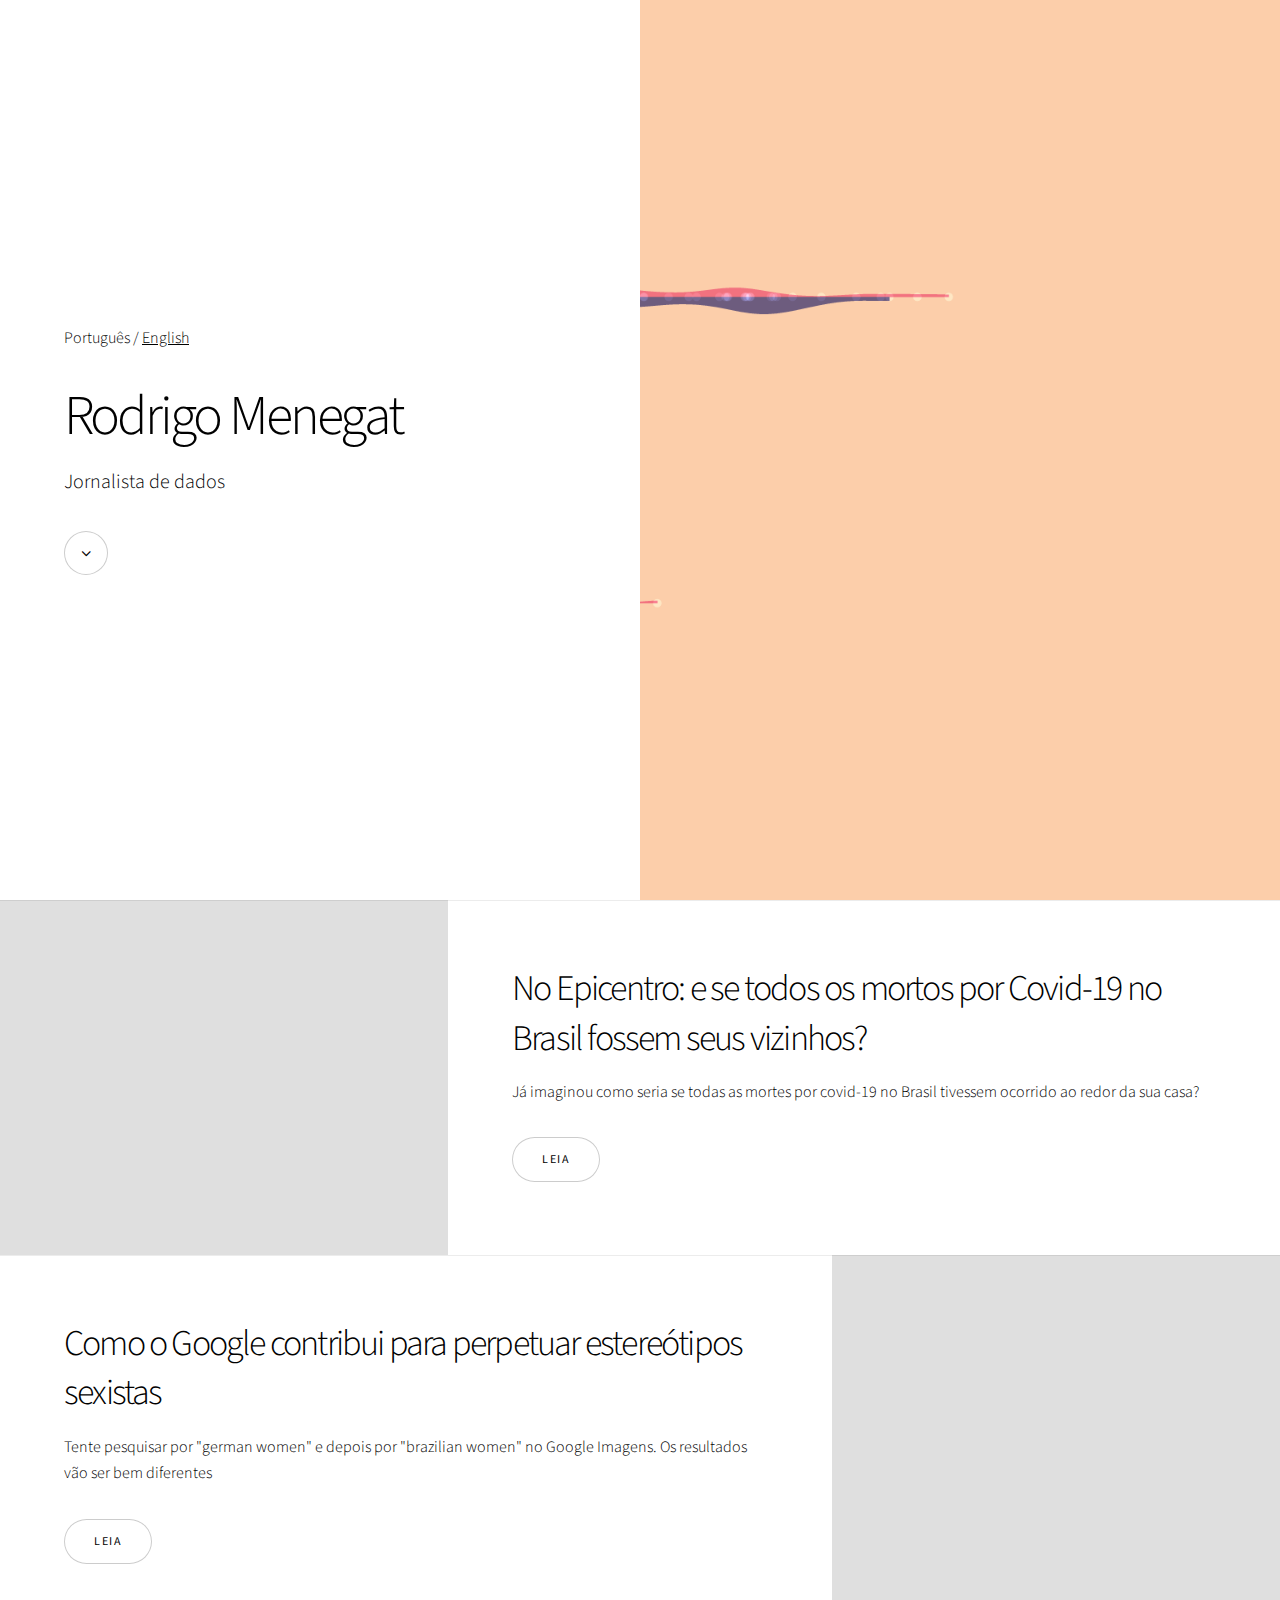
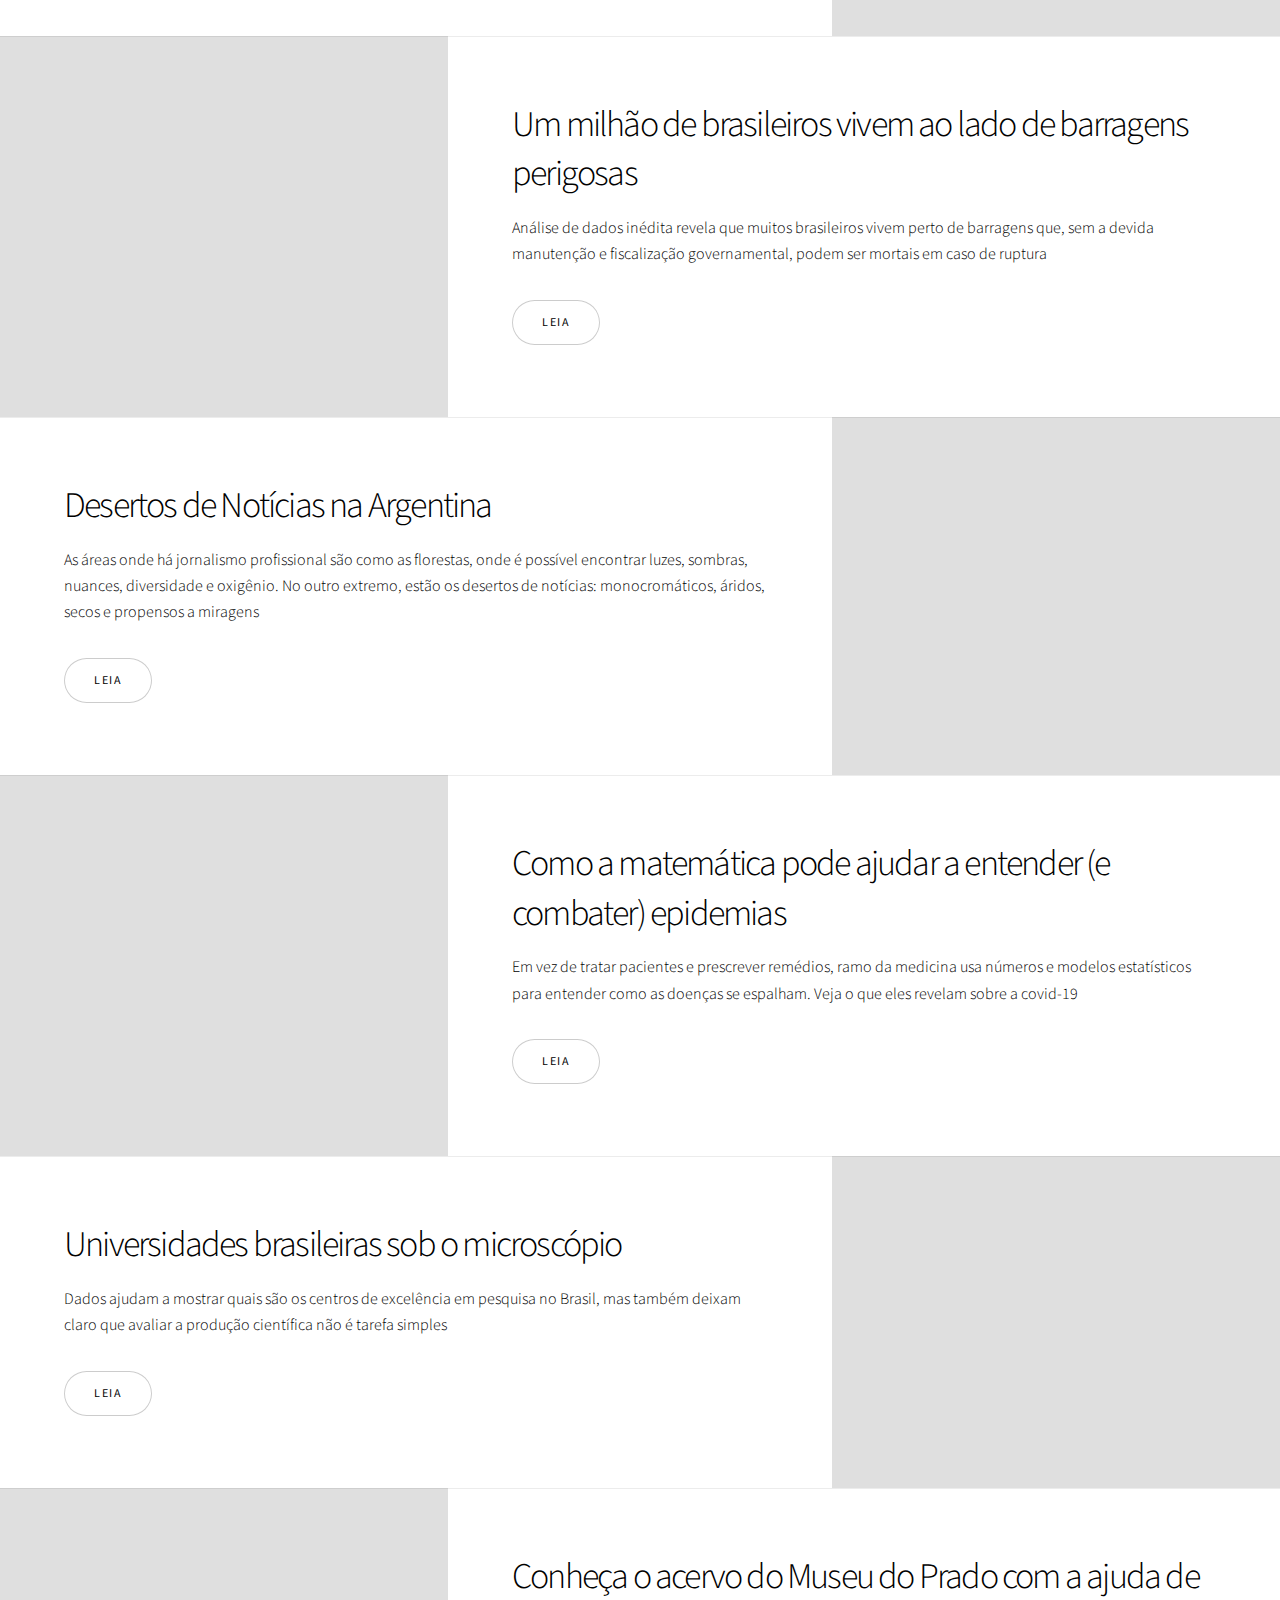
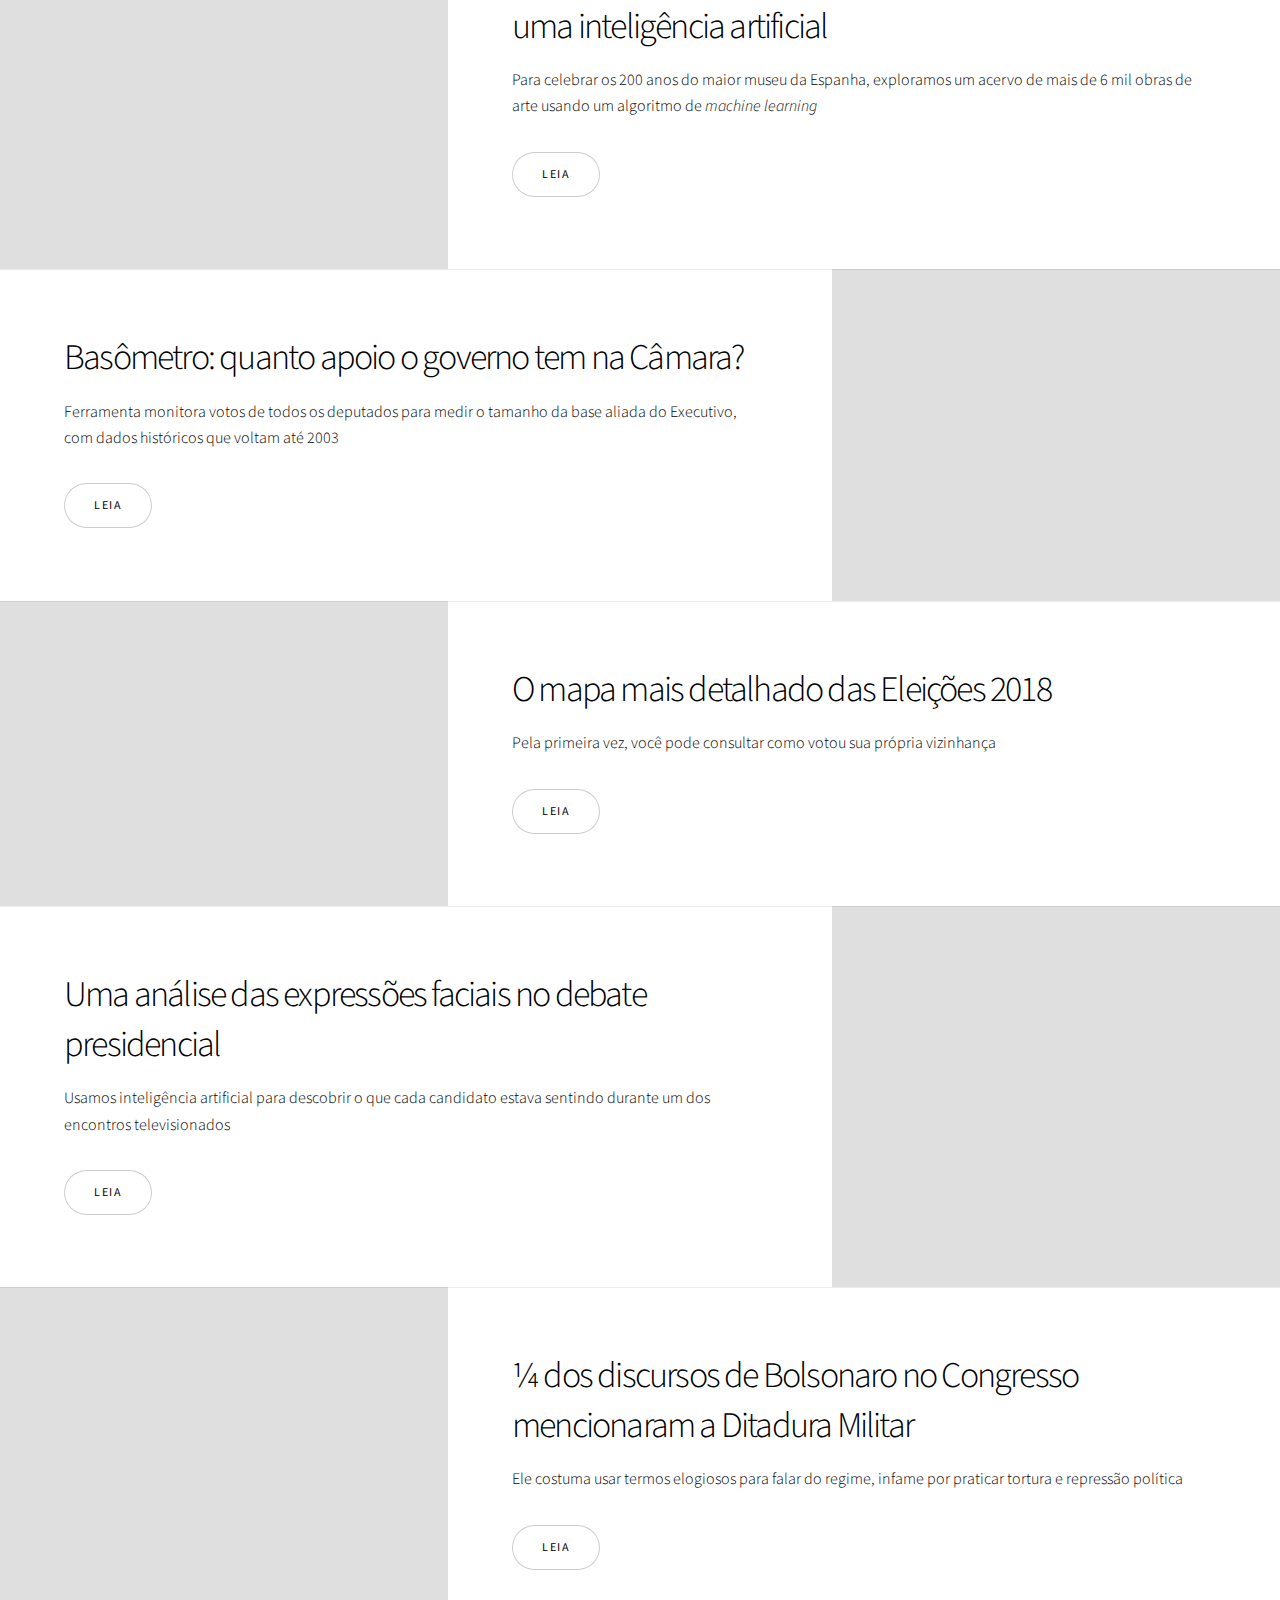
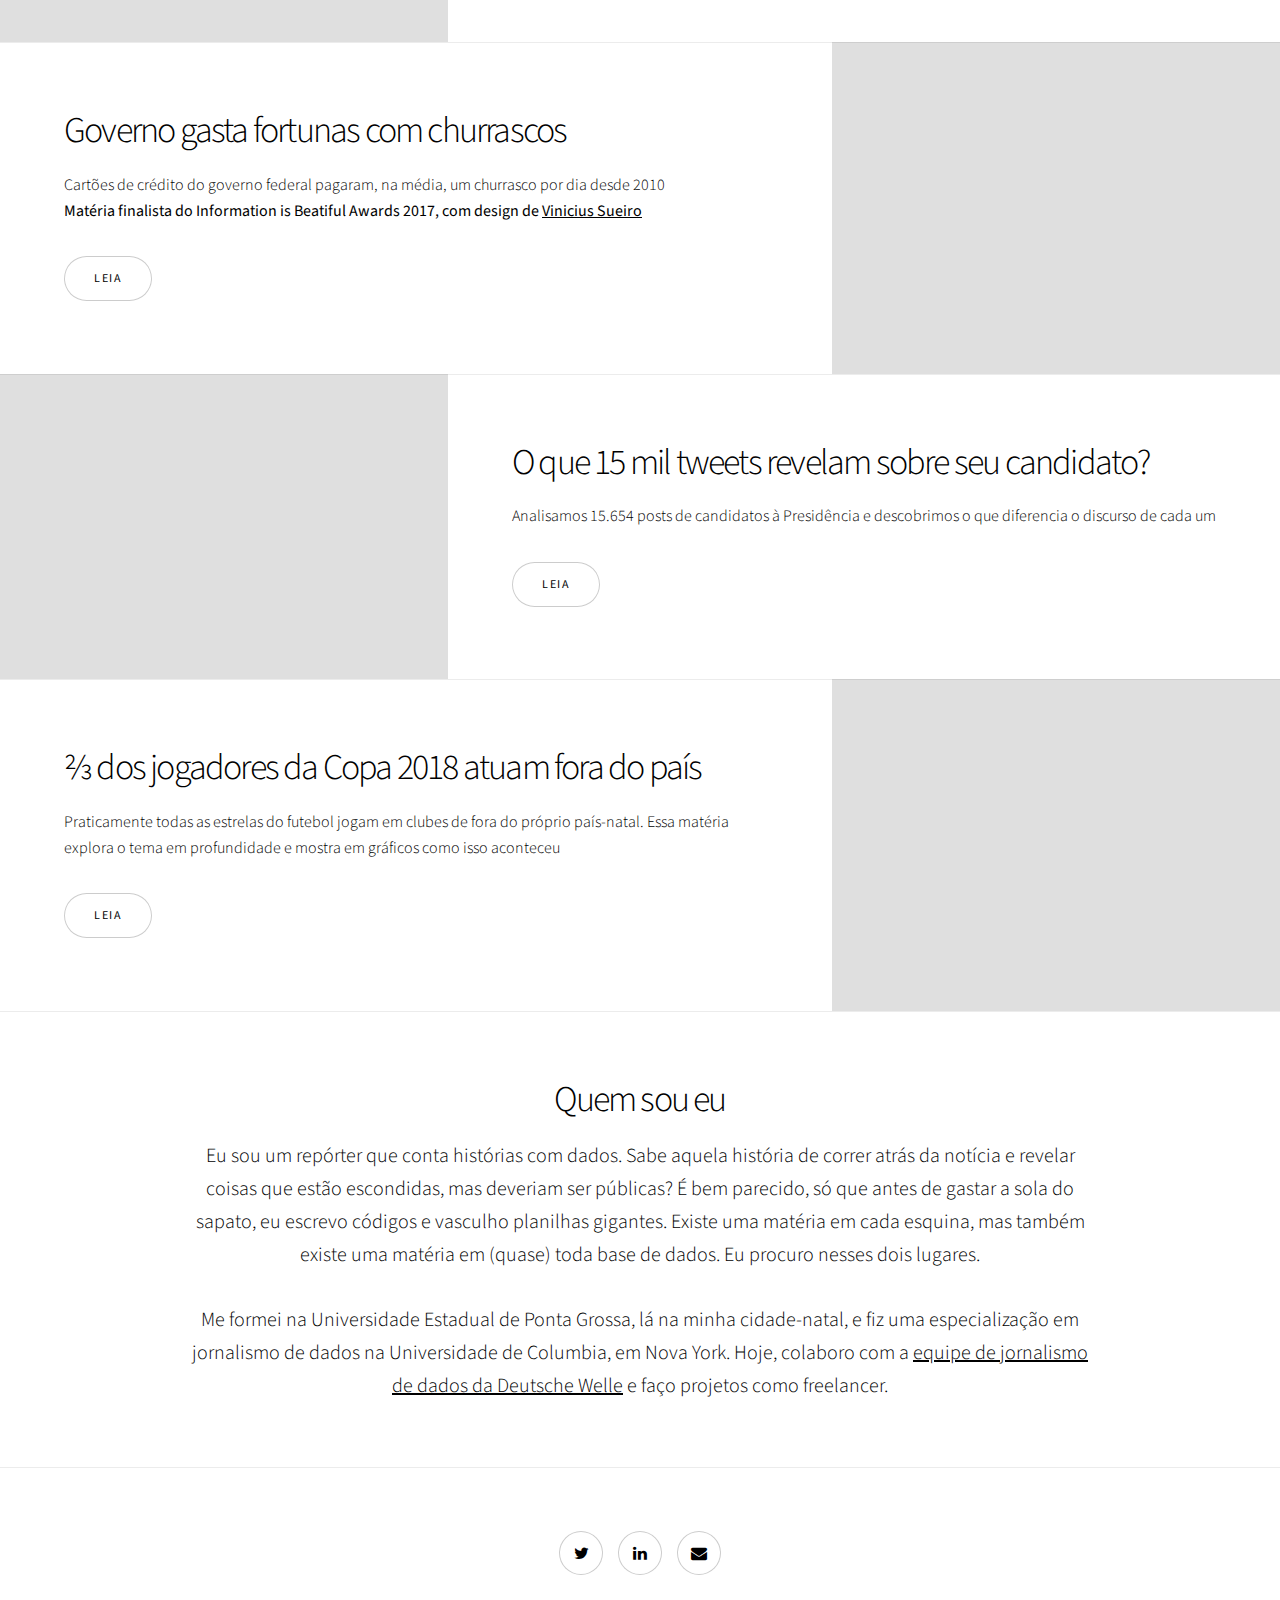
<file: index.html>
<!DOCTYPE HTML>
<html lang="pt-BR">
	<head>
		<title>Rodrigo Menegat – Jornalismo de Dados</title>
		<meta name="author" content="Rodrigo Menegat" />
		<meta name="description" content="Eu sou um repórter que conta histórias com dados."/>
		<meta name="og:description" content="Eu sou um repórter que conta histórias com dados."/>
		<meta property="og:image" content="https://meneg.at/images/cover/speeches.png"/>
		<meta charset="utf-8" />
		<meta name="google" content="notranslate" />
		<meta name="viewport" content="width=device-width, initial-scale=1, shrink-to-fit=no">
		<link rel="stylesheet" href="assets/css/main.css"/>

		<!-- Twitter Meta Tags -->
	  <meta name="twitter:card" content="summary_large_image">
	  <meta property="twitter:domain" content="meneg.at">
	  <meta property="twitter:url" content="http://meneg.at/">
	  <meta name="twitter:title" content="Rodrigo Menegat – Jornalismo de Dados">
	  <meta name="twitter:description" content="Eu sou um repórter que conta histórias com dados.">
	  <meta name="twitter:image" content="https://meneg.at/images/cover/speeches.png">


	</head>
	<body>

		<!-- Wrapper -->
			<div id="wrapper" class="divided">
				<!-- One -->
					<section class="banner style1 orient-left content-align-left image-position-right fullscreen onload-image-fade-in onload-content-fade-right">
						<div class="content">
							<div class="language-container">
                <p><a href="#" class="language-link-disabled">Português</a> / <a href="http://rodrigomenegat.github.io/english" class="language-link">English</a></p>
              </div>
							<h1>Rodrigo&nbsp;Menegat&nbsp;</h1>
							<p class="major">Jornalista de dados</p>
							<ul class="actions vertical">
								<li><a href="#first" class="icon style2 fa-angle-down smooth-scroll"></a></li>
							</ul>
						</div>
						<div class="image">
							<img src="images/cover/speeches.png" alt="" align="right"/>
						</div>
					</section>

					<section class="spotlight style1 orient-right content-align-left image-position-center onscroll-image-fade-in" id="first">
					<div class="content">
						<h2>No Epicentro: e se todos os mortos por Covid‑19 no Brasil fossem seus vizinhos?</h2>
						<p>Já imaginou como seria se todas as mortes por covid-19 no Brasil tivessem ocorrido ao redor da sua casa?</p>
						<ul class="actions vertical">
							<li><a class="button" href="https://piaui.folha.uol.com.br/lupa/epicentro/">Leia</a></li>
						</ul>
					</div>
					<div class="image">
						<img src="images/cover/epicentro.jpg" alt="" />
					</div>
				</section>

					<section class="spotlight style1 orient-left content-align-left image-position-center onscroll-image-fade-in" id="first">
					<div class="content">
						<h2>Como o Google contribui para perpetuar estereótipos sexistas</h2>
						<p>Tente pesquisar por "german women" e depois por "brazilian women" no Google Imagens. Os resultados vão ser bem diferentes</p>
						<ul class="actions vertical">
							<li><a class="button" href="https://www.dw.com/pt-br/como-o-google-contribui-para-perpetuar-estere%C3%B3tipos-sexistas/a-56789034">Leia</a></li>
						</ul>
					</div>
					<div class="image">
						<img src="images/cover/google-images.png" alt="" />
					</div>
				</section>


				<section class="spotlight style1 orient-right content-align-left image-position-center onscroll-image-fade-in" id="first">
					<div class="content">
						<h2>Um milhão de brasileiros vivem ao lado de barragens perigosas</h2>
						<p>Análise de dados inédita revela que muitos brasileiros vivem perto de barragens que, sem a devida manutenção e fiscalização governamental, podem ser mortais em caso de ruptura</p>
						<ul class="actions vertical">
							<li><a class="button" href="https://www.dw.com/en/brazil-dams-1-million-live-close-to-danger/a-61523548/">Leia</a></li>
						</ul>
					</div>
					<div class="image">
						<img src="images/cover/barragens.png" alt="" />
					</div>
				</section>

					<section class="spotlight style1 orient-left content-align-left image-position-center onscroll-image-fade-in" id="first">
					<div class="content">
						<h2>Desertos de Notícias na Argentina</h2>
						<p>As áreas onde há jornalismo profissional são como as florestas, onde é possível encontrar luzes, sombras, nuances, diversidade e oxigênio. No outro extremo, estão os desertos de notícias: monocromáticos, áridos, secos e propensos a miragens</p>
						<ul class="actions vertical">
							<li><a class="button" href="https://desiertosinformativos.fopea.org/">Leia</a></li>
						</ul>
					</div>
					<div class="image">
						<img src="images/cover/desertos.webp" alt="" />
					</div>
				</section>


				<section class="spotlight style1 orient-right content-align-left image-position-center onscroll-image-fade-in" id="first">
					<div class="content">
						<h2>Como a matemática pode ajudar a entender (e combater) epidemias</h2>
						<p>Em vez de tratar pacientes e prescrever remédios, ramo da medicina usa números e modelos estatísticos para entender como as doenças se espalham. Veja o que eles revelam sobre a covid-19</p>
						<ul class="actions vertical">
							<li><a class="button" href="https://www.estadao.com.br/infograficos/saude,como-a-matematica-pode-ajudar-a-entender-e-combater-epidemias,1082298">Leia</a></li>
						</ul>
					</div>
					<div class="image">
						<img src="images/cover/epidemiology.jpg" alt="" />
					</div>
				</section>

				<section class="spotlight style1 orient-left content-align-left image-position-center onscroll-image-fade-in" id="first">
					<div class="content">
						<h2>Universidades brasileiras sob o microscópio</h2>
						<p>Dados ajudam a mostrar quais são os centros de excelência em pesquisa no Brasil, mas também deixam claro que avaliar a produção científica não é tarefa simples</p>
						<ul class="actions vertical">
							<li><a class="button" href="https://www.estadao.com.br/infograficos/educacao,universidades-brasileiras-sob-o-microscopio,1061261">Leia</a></li>
						</ul>
					</div>
					<div class="image">
						<img src="images/cover/science.jpg" alt="" />
					</div>
				</section>

				<section class="spotlight style1 orient-right content-align-left image-position-center onscroll-image-fade-in" id="first">
					<div class="content">
						<h2>Conheça o acervo do Museu do Prado com a ajuda de uma inteligência artificial</h2>
						<p>Para celebrar os 200 anos do maior museu da Espanha, exploramos um acervo de mais de 6 mil obras de arte usando um algoritmo de <i>machine learning</i></p>
						<ul class="actions vertical">
							<li><a href="https://www.estadao.com.br/infograficos/viagem,uma-inteligencia-artificial-vai-te-guiar-pelo-museu-do-prado-nossa-reporter-pela-cena-cultural-de-madri,1025741" class="button">Leia</a></li>
						</ul>
					</div>
					<div class="image">
						<img src="images/cover/prado.jpg" alt="" />
					</div>
				</section>

          <section class="spotlight style1 orient-left content-align-left image-position-center onscroll-image-fade-in" id="first">
            <div class="content">
              <h2>Basômetro: quanto apoio o governo tem na Câmara?</h2>
              <p>Ferramenta monitora votos de todos os deputados para medir o tamanho da base aliada do Executivo, com dados históricos que voltam até 2003</p>
              <ul class="actions vertical">
                <li><a href="https://arte.estadao.com.br/politica/basometro/" class="button">Leia</a></li>
              </ul>
            </div>
            <div class="image">
              <img src="images/cover/basometro.jpg" alt="" />
            </div>
          </section>

          <section class="spotlight style1 orient-right content-align-left image-position-center onscroll-image-fade-in" id="first">
            <div class="content">
              <h2>O mapa mais detalhado das Eleições 2018</h2>
              <p>Pela primeira vez, você pode consultar como votou sua própria vizinhança</p>
              <ul class="actions vertical">
                <li><a href="https://www.estadao.com.br/infograficos/politica,mapa-mostra-como-sua-vizinhanca-votou-no-2-turno-e-para-o-congresso,944771" class="button">Leia</a></li>
              </ul>
            </div>
            <div class="image">
              <img src="images/cover/voronois.jpg" alt="" />
            </div>
          </section>

          <section class="spotlight style1 orient-left content-align-left image-position-center onscroll-image-fade-in">
            <div class="content">
              <h2>Uma análise das expressões faciais no debate presidencial</h2>
              <p>Usamos inteligência artificial para descobrir o que cada candidato estava sentindo durante um dos encontros televisionados</p>
              <ul class="actions vertical">
                <li><a href="https://www.estadao.com.br/infograficos/politica,o-que-revela-uma-analise-das-emocoes-dos-candidatos-durante-o-debate,923037" class="button">Leia</a></li>
              </ul>
            </div>
            <div class="image">
              <img src="images/cover/emocoes-debate.png" alt="" />
            </div>
          </section>

          <section class="spotlight style1 orient-right content-align-left image-position-center onscroll-image-fade-in" id="first">
            <div class="content">
              <h2>¼ dos discursos de Bolsonaro no Congresso mencionaram a Ditadura Militar</h2>
              <p>Ele costuma usar termos elogiosos para falar do regime, infame por praticar tortura e repressão política</p>
              <ul class="actions vertical">
                <li><a href="https://www.estadao.com.br/infograficos/politica,bolsonaro-mencionou-a-ditadura-em-14-de-seus-discursos-como-deputado,982285" class="button">Leia</a></li>
              </ul>
            </div>
            <div class="image">
              <img src="../images/cover/bolsonaro-ditadura.jpg" alt="" />
            </div>
          </section>

          <section class="spotlight style1 orient-left content-align-left image-position-center onscroll-image-fade-in">
            <div class="content">
              <h2>Governo gasta fortunas com churrascos</h2>
              <p>Cartões de crédito do governo federal pagaram, na média, um churrasco por dia desde 2010
              <b><br>Matéria finalista do Information is Beatiful Awards 2017, com design de <a href=http://vsueiro.com/>Vinicius Sueiro</a></b></p>
              <ul class="actions vertical">
                <li><a href="https://vsueiro.github.io/data-stories/all-the-government-barbecues/en/" class="button">Leia</a></li>
              </ul>
            </div>
            <div class="image">
              <img src="images/cover/barbecues.png" alt="" />
            </div>
          </section>

          <section class="spotlight style1 orient-right content-align-left image-position-center onscroll-image-fade-in">
            <div class="content">
              <h2>O que 15 mil tweets revelam sobre seu candidato?</h2>
              <p>Analisamos 15.654 posts de candidatos à Presidência e descobrimos o que diferencia o discurso de cada um</p>
              <ul class="actions vertical">
                <li><a href=http://infograficos.estadao.com.br/politica/eleicoes/2018/o-que-15-mil-tweets-revelam-sobre-seu-candidato/ class="button">Leia</a></li>
              </ul>
            </div>
            <div class="image">
              <img src="images/cover/tweets.png" alt="" />
            </div>
          </section>

          <section class="spotlight style1 orient-left content-align-left image-position-center onscroll-image-fade-in">
            <div class="content">
              <h2>⅔ dos jogadores da Copa 2018 atuam fora do país</h2>
              <p>Praticamente todas as estrelas do futebol jogam em clubes de fora do próprio país-natal. Essa matéria explora o tema em profundidade e mostra em gráficos como isso aconteceu</p>
              <ul class="actions vertical">
                <li><a href=https://www.estadao.com.br/infograficos/copa-do-mundo-2018,pela-primeira-vez-mais-de-dois-tercos-dos-jogadores-da-copa-atuam-no-exterior,888766 class="button">Leia</a></li>
              </ul>
            </div>
            <div class="image">
              <img src="images/cover/mapa.jpg" alt="" />
            </div>
          </section>



<!--
                    <section class="spotlight style1 orient-left content-align-left image-position-center onscroll-image-fade-in">
						<div class="content">
							<h2>Adivinhe o craque olhando só para suas estatísticas</h2>
							<p>Um desafio: vamos te mostrar dados sobre jogadores da Copa e você precisa descobrir quem são eles </p>
							<ul class="actions vertical">
								<li><a href=http://infograficos.estadao.com.br/esportes/copa/2018/quiz/jogadores/ class="button">Leia</a></li>
							</ul>
						</div>
						<div class="image">
							<img src="images/cover/quiz.jpg" alt="" />
						</div>
					</section>
-->


<!-- 					<section class="spotlight style1 orient-left content-align-left image-position-center onscroll-image-fade-in">
						<div class="content">
							<h2>Nas ruas do Brasil, a Ditadura vive</h2>
							<p>Todas as ruas que homenageiam criminosos e vítimas da Ditadura no Brasil em um mapa</p>
							<ul class="actions vertical">
								<li><a href="https://apublica.org/2017/10/nas-ruas-do-brasil-a-ditadura-ainda-vive/" class="button">Leia</a></li>
							</ul>
						</div>
						<div class="image">
							<img src="images/cover/dictatorship.png" alt="" />
						</div>
					</section>
 -->
<!--
					<section class="spotlight style1 orient-right content-align-left image-position-center onscroll-image-fade-in">
						<div class="content">
							<h2>Em votação sobre denúncias de corrupção, aliados de Temer fugiram dos holofotes</h2>
							<p>Acusado de corrupção ativa e de participar organização criminosa, o presidente foi absolvido pelo Congresso, mas deputados economizaram palavras ao defendê-lo</p>
							<ul class="actions vertical">
								<li><a href="http://politica.estadao.com.br/noticias/geral,voto-de-deputados-na-segunda-denuncia-teve-media-de-160-caracteres,70002065959" class="button">Leia</a></li>
							</ul>
						</div>
						<div class="image">
							<img src="images/cover/speeches.png" alt="" />
						</div>
					</section>
-->


<!-- 				<section class="spotlight style1 orient-right content-align-left image-position-center onscroll-image-fade-in">
				<div class="content">
					<h2>Ao fim da Copa 2018, França e Bélgica dominam ranking do Estado</h2>
					<p>Uruguai, Rússia e Croácia estão entre os times que mais evoluíram, enquanto Argentina e Alemanha despencaram. Posição do Brasil pouco mudou. Análise usa método estatístico para descobrir quais são os times que dominaram o futebol nos últimos anos</p>
					<ul class="actions vertical">
						<li><a href="https://www.estadao.com.br/infograficos/copa-do-mundo-2018,ao-fim-da-copa-franca-e-belgica-dominam-ranking-do-estado,902219" class="button">Leia</a></li>
					</ul>
				</div>
				<div class="image">
					<img src="images/cover/elo.jpg" alt="" />
				</div>
			</section> -->

					<section class="wrapper style1 align-center">
						<div class="inner">
							<h2>Quem sou eu</h2>
							<p class="major">Eu sou um repórter que conta histórias com dados. Sabe aquela história de correr atrás da notícia e revelar coisas que estão escondidas, mas deveriam ser públicas? É bem parecido, só que antes de gastar a sola do sapato, eu escrevo códigos e vasculho planilhas gigantes. Existe uma matéria em cada esquina, mas também existe uma matéria em (quase) toda base de dados. Eu procuro nesses dois lugares.</p>
							<p class="major">Me formei na Universidade Estadual de Ponta Grossa, lá na minha cidade-natal, e fiz uma especialização em jornalismo de dados na Universidade de Columbia, em Nova York. Hoje, colaboro com a <a href="https://dw.com/data">equipe de jornalismo de dados da Deutsche Welle</a> e faço projetos como freelancer.</p>
						</div>
					</section>

<!--           <section class="wrapper style1 align-center">
            <div class="inner">
              <h2>O que sei fazer</h2>
              <p class="major">Para ser curto e direto: eu uso linguagens de programação para entrevistar dados, encontrar notícias e contar histórias.</p>
              <p class="major">Acredito que a chave para um bom trabalho é a disponibilidade de aprender o que for necessário para cada projeto. Entretanto, aqui vai uma lista das linguagens e programas que uso com frequência:</p>
              <ul>
                <h3><b>Linguagens:</b></h3>
                <p><b>Python</b> para limpeza, análise e visualização de dados, machine learning básico e web scraping</p>
                <p><b>SQL</b> para lidar com bancos de dados grandes e complexos</p>
                <p><b>Javascript</b> e <b>D3.js</b> para visualização de dados</p>
                <p><b>C e C++</b> básicos para fritar os miolos e entender melhor como um computador funciona</p>
                <p><b>HTML e CSS</b> para criar páginas bonitas</p>
                <h3><b>Software:</b></h3>
                <p><b>Planilhas eletrônicas</b>, seja Excel, Google Sheets ou Open Office</p>
                <p><b>Tableau</b>, para quando o gráfico que eu quero é mais convencional</b></p>
                <p><b>Adobe Illustrator</b>, para transformar aquele gráfico feio que sai do Python em algo agradável</b></p>


              </ul>
            </div>
          </section> -->

				<!-- Footer -->
					<footer class="wrapper style1 align-center">
						<div class="inner">
							<ul class="icons">
								<li><a target="_blank" href="https://twitter.com/rodrigomenegat" class="icon style2 fa-twitter"><span class="label">Twitter</span></a></li>
								<li><a target="_blank" href="https://www.linkedin.com/in/rodrigo-menegat/" class="icon style2 fa-linkedin"><span class="label">LinkedIn</span></a></li>
								<li><a target="_blank" href="mailto:rodrigo@meneg.at" class="icon style2 fa-envelope"><span class="label">Email</span></a></li>
							</ul>
<!-- 							<p>&copy; Rodrigo Menegat 2019</p>
 -->						</div>
					</footer>

			</div>

		<!-- Scripts -->
			<script src="assets/js/jquery.min.js"></script>
			<script src="assets/js/jquery.scrollex.min.js"></script>
			<script src="assets/js/jquery.scrolly.min.js"></script>
			<script src="assets/js/skel.min.js"></script>
			<script src="assets/js/util.js"></script>
			<script src="assets/js/main.js"></script>

	</body>
</html>
</file>
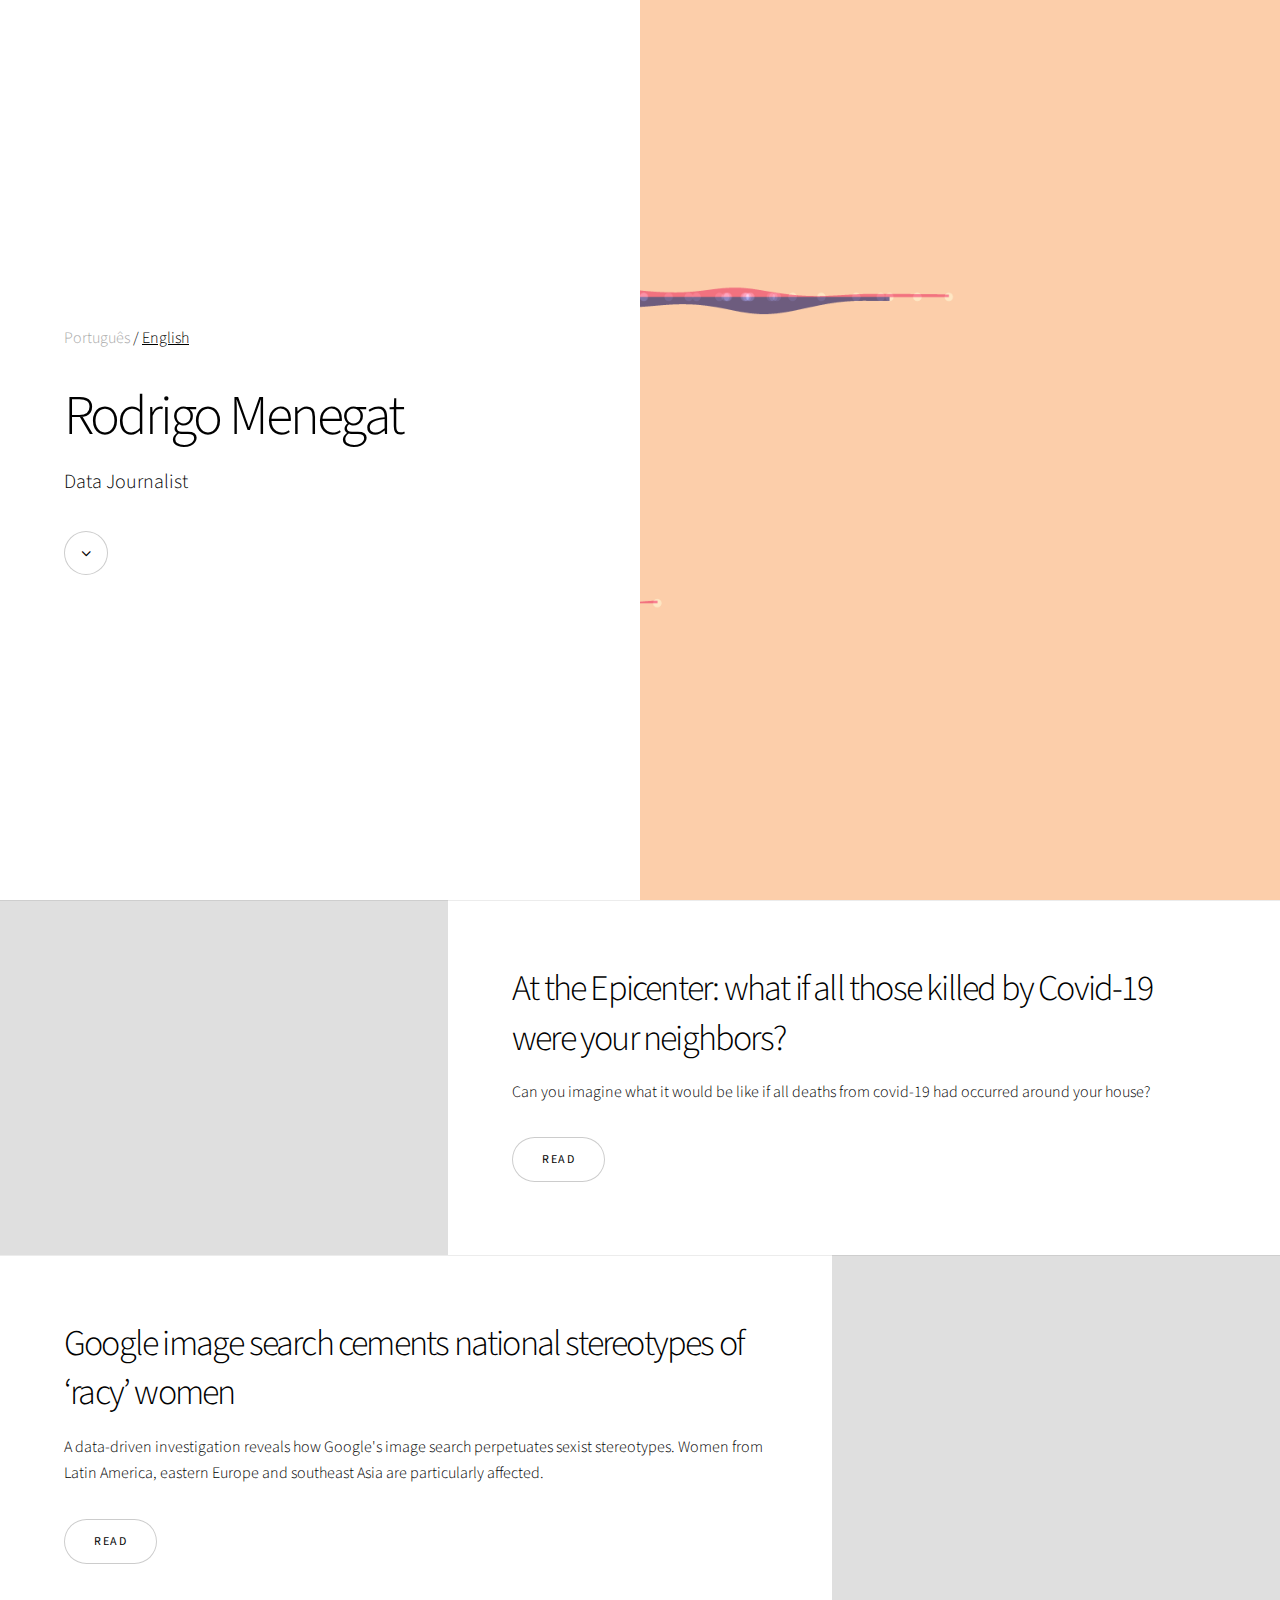
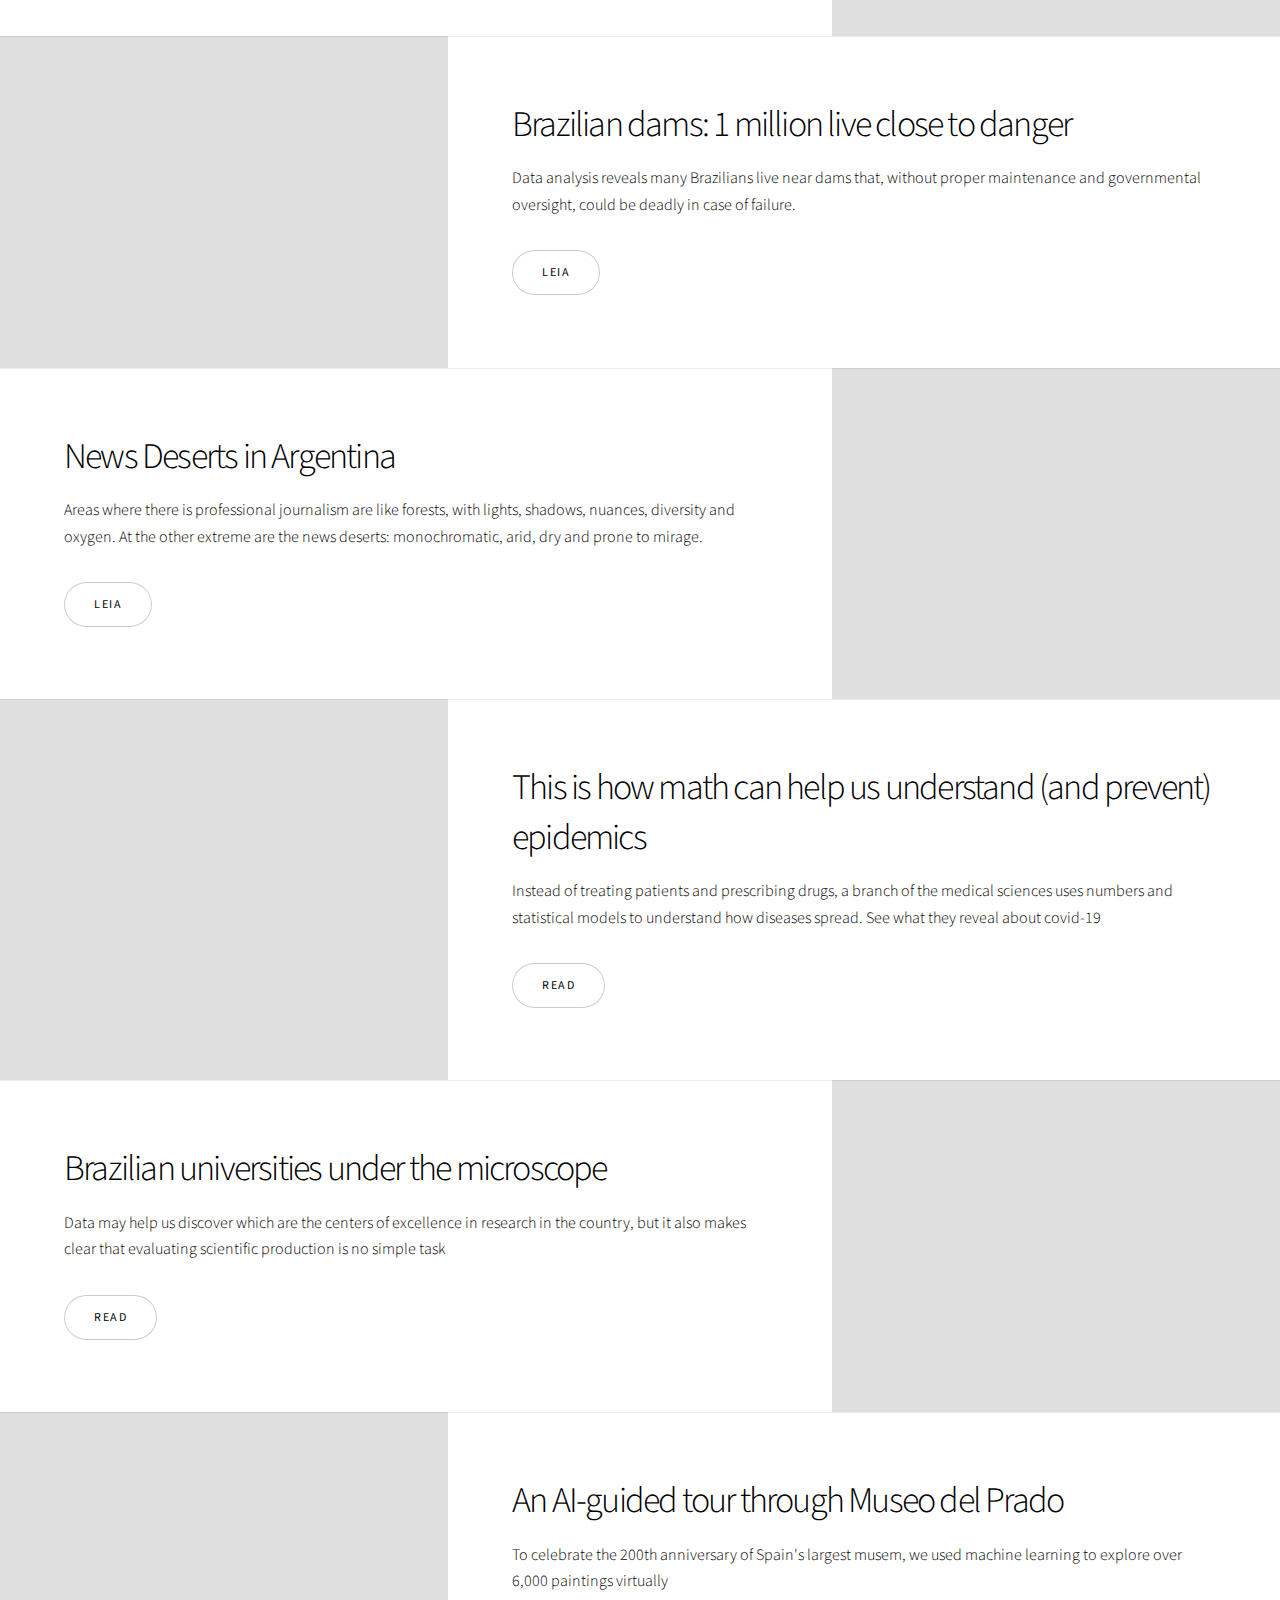
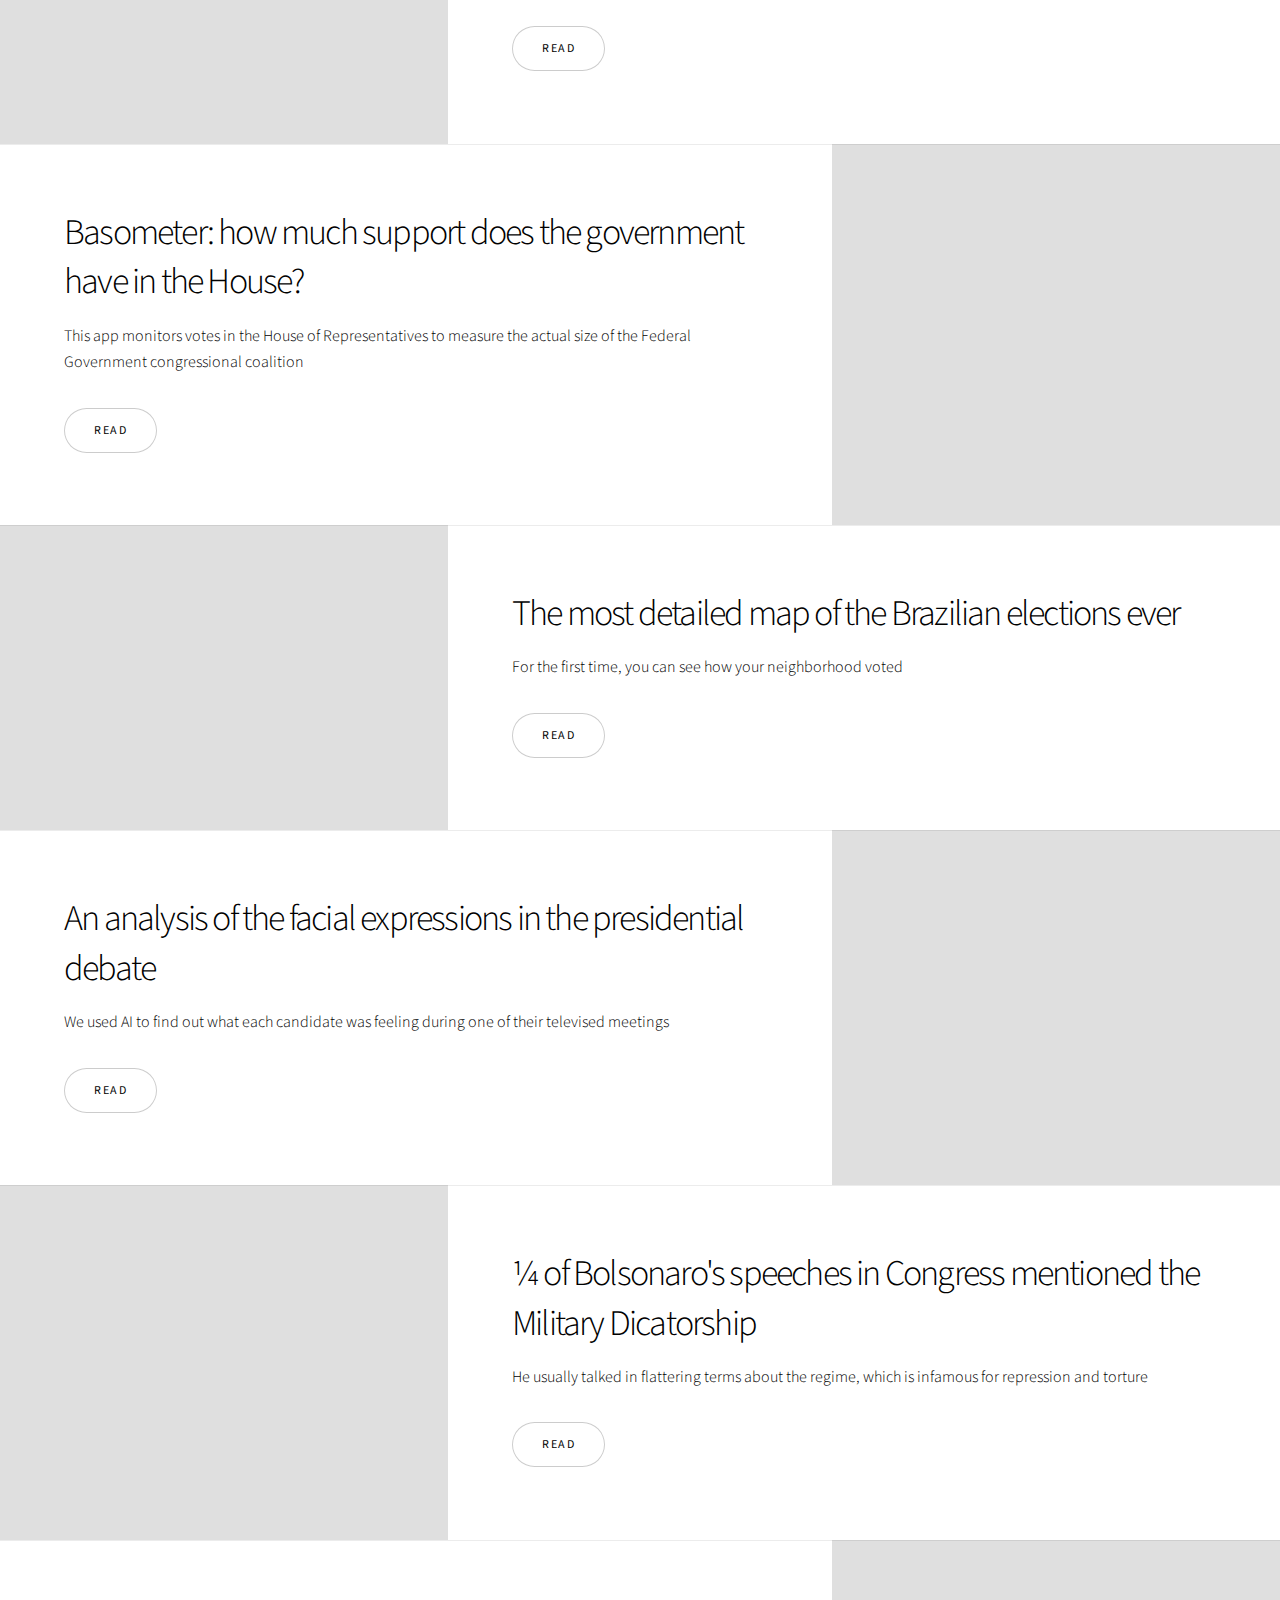
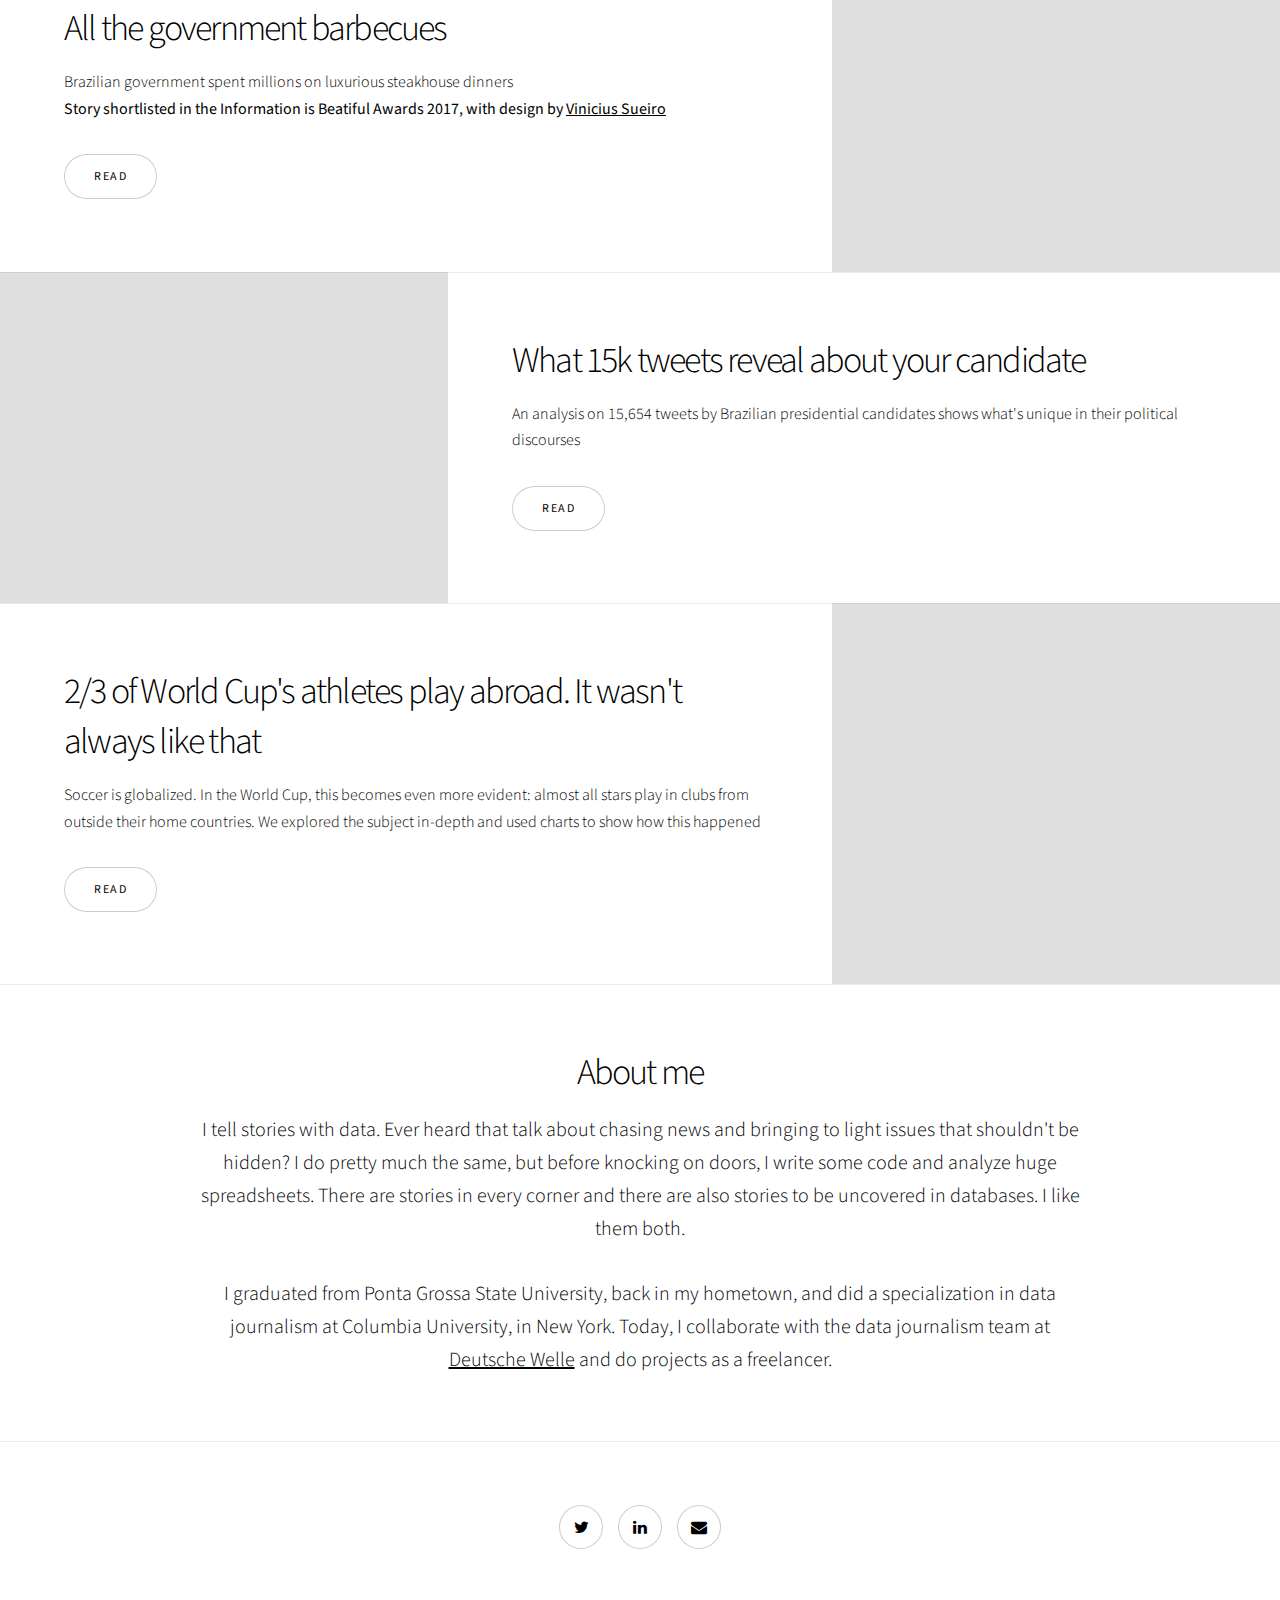
<file: english/index.html>
<!DOCTYPE HTML>
<html lang="pt-BR">
	<head>
		<title>Rodrigo Menegat – Data Journalist</title>
		<meta name="author" content="Rodrigo Menegat – Data Journalist" />
		<meta name="description" content="I'm a reporter who tells stories with data"/>
		<meta name="og:description" content="I'm a reporter who tells stories with data"/>
		<meta property="og:image" content="https://meneg.at/english/images/cover/speeches.png"/>
		<meta charset="utf-8" />
		<meta name="google" content="notranslate" />
		<meta name="viewport" content="width=device-width, initial-scale=1, shrink-to-fit=no">
		<link rel="stylesheet" href="assets/css/main.css" />

		<!-- Twitter Meta Tags -->
	  <meta name="twitter:card" content="summary_large_image">
	  <meta property="twitter:domain" content="meneg.at">
	  <meta property="twitter:url" content="http://meneg.at/">
	  <meta name="twitter:title" content="Rodrigo Menegat – Data Journalist">
	  <meta name="twitter:description" content="I'm a reporter who tells stories with data">
	  <meta name="twitter:image" content="https://meneg.at/images/cover/speeches.png">

	</head>
	<body>

		<!-- Wrapper -->
			<div id="wrapper" class="divided">
				<!-- One -->
					<section class="banner style1 orient-left content-align-left image-position-right fullscreen onload-image-fade-in onload-content-fade-right">
						<div class="content">
							<div class="language-container">
                <p><a href="#" class="language-link-disabled">Português</a> / <a href="http://rodrigomenegat.github.io/english" class="language-link">English</a></p>
              </div>
							<h1>Rodrigo&nbsp;Menegat&nbsp;</h1>
							<p class="major">Data Journalist</p>
							<ul class="actions vertical">
								<li><a href="#first" class="icon style2 fa-angle-down smooth-scroll"></a></li>
							</ul>
						</div>
						<div class="image">
							<img src="images/cover/speeches.png" alt="" align="right"/>
						</div>
					</section>

					<section class="spotlight style1 orient-right content-align-left image-position-center onscroll-image-fade-in" id="first">
					<div class="content">
						<h2>At the Epicenter: what if all those killed by Covid‑19 were your neighbors?</h2>
						<p>Can you imagine what it would be like if all deaths from covid-19 had occurred around your house?</p>
						<ul class="actions vertical">
							<li><a class="button" href="https://www.washingtonpost.com/graphics/2020/national/coronavirus-deaths-neighborhood/">Read</a></li>
						</ul>
					</div>
					<div class="image">
						<img src="images/cover/epicenter.webp" alt="" />
					</div>
				</section>

				<section class="spotlight style1 orient-left content-align-left image-position-center onscroll-image-fade-in" id="first">
					<div class="content">
						<h2>Google image search cements national stereotypes of ‘racy’ women</h2>
						<p>A data-driven investigation reveals how Google's image search perpetuates sexist stereotypes. Women from Latin America, eastern Europe and southeast Asia are particularly affected.</p>
						<ul class="actions vertical">
							<li><a class="button" href="https://www.dw.com/en/dw-analysis-google-image-search-cements-national-stereotypes-of-racy-women/a-56793522/">Read</a></li>
						</ul>
					</div>
					<div class="image">
						<img src="images/cover/google-images.png" alt="" />
					</div>
				</section>

					<section class="spotlight style1 orient-right content-align-left image-position-center onscroll-image-fade-in" id="first">
					<div class="content">
						<h2>Brazilian dams: 1 million live close to danger</h2>
						<p>Data analysis reveals many Brazilians live near dams that, without proper maintenance and governmental oversight, could be deadly in case of failure. </p>
						<ul class="actions vertical">
							<li><a class="button" href="https://www.dw.com/en/brazil-dams-1-million-live-close-to-danger/a-61523548">Leia</a></li>
						</ul>
					</div>
					<div class="image">
						<img src="images/cover/dams.png" alt="" />
					</div>
				</section>

					<section class="spotlight style1 orient-left content-align-left image-position-center onscroll-image-fade-in" id="first">
					<div class="content">
						<h2>News Deserts in Argentina</h2>
						<p>Areas where there is professional journalism are like forests, with lights, shadows, nuances, diversity and oxygen. At the other extreme are the news deserts: monochromatic, arid, dry and prone to mirage.</p>
						<ul class="actions vertical">
							<li><a class="button" href="https://desiertosinformativos.fopea.org/">Leia</a></li>
						</ul>
					</div>
					<div class="image">
						<img src="images/cover/desertos.webp" alt="" />
					</div>
				</section>



				<section class="spotlight style1 orient-right content-align-left image-position-center onscroll-image-fade-in" id="first">
					<div class="content">
						<h2>This is how math can help us understand (and prevent) epidemics</h2>
						<p>Instead of treating patients and prescribing drugs, a branch of the medical sciences uses numbers and statistical models to understand how diseases spread. See what they reveal about covid-19</p>
						<ul class="actions vertical">
							<li><a href="https://www.estadao.com.br/infograficos/saude,como-a-matematica-pode-ajudar-a-entender-e-combater-epidemias,1082298" class="button">Read</a></li>
						</ul>
					</div>
					<div class="image">
						<img src="../images/cover/epidemiology.jpg" alt="" />
					</div>
				</section>

				<section class="spotlight style1 orient-left content-align-left image-position-center onscroll-image-fade-in" id="first">
					<div class="content">
						<h2>Brazilian universities under the microscope</h2>
						<p>Data may help us discover which are the centers of excellence in research in the country, but it also makes clear that evaluating scientific production is no simple task</p>
						<ul class="actions vertical">
							<li><a href="https://www.estadao.com.br/infograficos/educacao,universidades-brasileiras-sob-o-microscopio,1061261" class="button">Read</a></li>
						</ul>
					</div>
					<div class="image">
						<img src="../images/cover/science.jpg" alt="" />
					</div>
				</section>	

				<section class="spotlight style1 orient-right content-align-left image-position-center onscroll-image-fade-in" id="first">
					<div class="content">
						<h2>An AI-guided tour through Museo del Prado</h2>
						<p>To celebrate the 200th anniversary of Spain's largest musem, we used machine learning to explore over 6,000 paintings virtually</p>
						<ul class="actions vertical">
							<li><a href="https://www.estadao.com.br/infograficos/viagem,uma-inteligencia-artificial-vai-te-guiar-pelo-museu-do-prado-nossa-reporter-pela-cena-cultural-de-madri,1025741" class="button">Read</a></li>
						</ul>
					</div>
					<div class="image">
						<img src="../images/cover/prado.jpg" alt="" />
					</div>
				</section>

            <section class="spotlight style1 orient-left content-align-left image-position-center onscroll-image-fade-in" id="first">
            <div class="content">
              <h2>Basometer: how much support does the government have in the House?</h2>
              <p>This app monitors votes in the House of Representatives to measure the actual size of the Federal Government congressional coalition</p>
              <ul class="actions vertical">
                <li><a href="https://arte.estadao.com.br/politica/basometro/" class="button">Read</a></li>
              </ul>
            </div>
            <div class="image">
              <img src="../images/cover/basometro.jpg" alt="" />
            </div>
          </section>


          <section class="spotlight style1 orient-right content-align-left image-position-center onscroll-image-fade-in" id="first">
            <div class="content">
              <h2>The most detailed map of the Brazilian elections ever</h2>
              <p>For the first time, you can see how your neighborhood voted </p>
              <ul class="actions vertical">
                <li><a href="https://www.estadao.com.br/infograficos/politica,mapa-mostra-como-sua-vizinhanca-votou-no-2-turno-e-para-o-congresso,944771" class="button">Read</a></li>
              </ul>
            </div>
            <div class="image">
              <img src="../images/cover/voronois.jpg" alt="" />
            </div>
          </section>

          <section class="spotlight style1 orient-left content-align-left image-position-center onscroll-image-fade-in">
            <div class="content">
              <h2>An analysis of the facial expressions in the presidential debate</h2>
              <p>We used AI to find out what each candidate was feeling during one of their televised meetings</p>
              <ul class="actions vertical">
                <li><a href="https://www.estadao.com.br/infograficos/politica,o-que-revela-uma-analise-das-emocoes-dos-candidatos-durante-o-debate,923037" class="button">Read</a></li>
              </ul>
            </div>
            <div class="image">
              <img src="../images/cover/emocoes-debate.png" alt="" />
            </div>
          </section>

          <section class="spotlight style1 orient-right content-align-left image-position-center onscroll-image-fade-in" id="first">
            <div class="content">
              <h2>¼ of Bolsonaro's speeches in Congress mentioned the Military Dicatorship</h2>
              <p>He usually talked in flattering terms about the regime, which is infamous for repression and torture</p>
              <ul class="actions vertical">
                <li><a href="https://www.estadao.com.br/infograficos/politica,bolsonaro-mencionou-a-ditadura-em-14-de-seus-discursos-como-deputado,982285" class="button">Read</a></li>
              </ul>
            </div>
            <div class="image">
              <img src="../images/cover/bolsonaro-ditadura.jpg" alt="" />
            </div>
          </section>

					<section class="spotlight style1 orient-left content-align-left image-position-center onscroll-image-fade-in">
						<div class="content">
							<h2>All the government barbecues</h2>
							<p>Brazilian government spent millions on luxurious steakhouse dinners
              <b><br>Story shortlisted in the Information is Beatiful Awards 2017, with design by <a href=http://vsueiro.com/>Vinicius Sueiro</a></b></p>
							<ul class="actions vertical">
								<li><a href="https://vsueiro.github.io/data-stories/all-the-government-barbecues/en/" class="button">Read</a></li>
							</ul>
						</div>
						<div class="image">
							<img src="images/cover/barbecues.png" alt="" />
						</div>
					</section>

          <section class="spotlight style1 orient-right content-align-left image-position-center onscroll-image-fade-in">
						<div class="content">
							<h2>What 15k tweets reveal about your candidate</h2>
							<p>An analysis on 15,654 tweets by Brazilian presidential candidates shows what's unique in their political discourses</p>
							<ul class="actions vertical">
								<li><a href=http://infograficos.estadao.com.br/politica/eleicoes/2018/o-que-15-mil-tweets-revelam-sobre-seu-candidato/ class="button">Read</a></li>
							</ul>
						</div>
						<div class="image">
							<img src="images/cover/tweets.png" alt="" />
						</div>
					</section>

          <section class="spotlight style1 orient-left content-align-left image-position-center onscroll-image-fade-in">
						<div class="content">
							<h2>2/3 of World Cup's athletes play abroad. It wasn't always like that</h2>
							<p>Soccer is globalized. In the World Cup, this becomes even more evident: almost all stars play in clubs from outside their home countries. We explored the subject in-depth and used charts to show how this happened</p>
							<ul class="actions vertical">
								<li><a href=https://www.estadao.com.br/infograficos/copa-do-mundo-2018,pela-primeira-vez-mais-de-dois-tercos-dos-jogadores-da-copa-atuam-no-exterior,888766 class="button">Read</a></li>
							</ul>
						</div>
						<div class="image">
							<img src="images/cover/mapa.jpg" alt="" />
						</div>
					</section>

<!--     			<section class="spotlight style1 orient-left content-align-left image-position-center onscroll-image-fade-in">
						<div class="content">
							<h2>In Brazilian streets, the dictatorship still lingers</h2>
							<p>Streets named after criminals of the two-decade long authoritarian regime are everywhere</p>
							<ul class="actions vertical">
								<li><a href="https://apublica.org/2017/10/nas-ruas-do-brasil-a-ditadura-ainda-vive/" class="button">Read</a></li>
							</ul>
						</div>
						<div class="image">
							<img src="images/cover/dictatorship.png" alt="" />
						</div>
					</section> -->

<!--           <section class="spotlight style1 orient-right content-align-left image-position-center onscroll-image-fade-in">
						<div class="content">
							<h2>After the 2018 World Cup, France and Belgium lead Estado's national team ranking</h2>
							<p>Uruguay, Russia and Croatia are among the teams that evolved the most, while Argentina and Germany have plummeted. This analysis uses statistical methods to find out which teams have dominated international soccer in recent years</p>
							<ul class="actions vertical">
								<li><a href="https://www.estadao.com.br/infograficos/copa-do-mundo-2018,ao-fim-da-copa-franca-e-belgica-dominam-ranking-do-estado,902219" class="button">Leia</a></li>
							</ul>
						</div>
						<div class="image">
							<img src="images/cover/elo.jpg" alt="" />
						</div>
					</section> -->

<!--
					<section class="spotlight style1 orient-right content-align-left image-position-center onscroll-image-fade-in">
						<div class="content">
							<h2>In vote about corruption charges, president Temer's allies avoided the spotlight</h2>
							<p>Congressmen that deemed the Brazilian president innocent were unusually brief</p>
							<ul class="actions vertical">
								<li><a href="http://politica.estadao.com.br/noticias/geral,voto-de-deputados-na-segunda-denuncia-teve-media-de-160-caracteres,70002065959" class="button">Read</a></li>
							</ul>
						</div>
						<div class="image">
							<img src="images/cover/speeches.png" alt="" />
						</div>
					</section>
-->

					<section class="wrapper style1 align-center">
						<div class="inner">
							<h2>About me</h2>
							<p class="major">I tell stories with data. Ever heard that talk about chasing news and bringing to light issues that shouldn't be hidden? I do pretty much the same, but before knocking on doors, I write some code and analyze huge spreadsheets. There are stories in every corner and there are also stories to be uncovered in databases. I like them both.</p>
							<p class="major">I graduated from Ponta Grossa State University, back in my hometown, and did a specialization in data journalism at Columbia University, in New York. Today, I collaborate with the data journalism team at <a href="https://dw.com/data">Deutsche Welle</a> and do projects as a freelancer.</p>
						</div>
					</section>

<!--           <section class="wrapper style1 align-center">
            <div class="inner">
              <h2>What I can do</h2>
              <p class="major">Long story short: I use code to 'interview' data, find news and tell stories.</p>
              <p class="major">I believe that having a data-driven mindset and being eager to learn whatever is need to get a job done is what matters the most. However, if you want a list of tools, languages and software that I use often, here it is:</p>
              <ul>
                <h3><b>Languages:</b></h3>
                <p><b>Python</b> for cleaning, visualizing and analyzing data, web scraping and basic machine learning techniques</p>
                <p><b>SQL</b> for handling big and complex databases</p>
                <p><b>Javascript</b> and <b>D3.js</b> for data visualization</p>
                <p><b>HTML and CSS</b> to make everything look pretty</p>
                <p>Basic <b>C</b> and <b>C++</b> to better understand how machines work in a lower level</p>
                <h3><b>Software:</b></h3>
                <p><b>Spreadsheets</b>, be it Excel, Google Sheets or Open Office</p>
                <p><b>Tableau</b>, if I am going for something more conventional or business-oriented</b></p>
                <p><b>Adobe Illustrator</b>, to make that ugly Python chart into something pleasing to the eye</b></p>


              </ul>
            </div>
          </section> -->

				<!-- Footer -->
					<footer class="wrapper style1 align-center">
						<div class="inner">
							<ul class="icons">
								<li><a target="_blank" href="https://twitter.com/rodrigomenegat" class="icon style2 fa-twitter"><span class="label">Twitter</span></a></li>
								<li><a target="_blank" href="https://www.linkedin.com/in/rodrigo-menegat/" class="icon style2 fa-linkedin"><span class="label">LinkedIn</span></a></li>
								<li><a target="_blank" href="mailto:rodrigoschuinski@gmail.com" class="icon style2 fa-envelope"><span class="label">Email</span></a></li>
							</ul>
						</div>
					</footer>

			</div>

		<!-- Scripts -->
			<script src="assets/js/jquery.min.js"></script>
			<script src="assets/js/jquery.scrollex.min.js"></script>
			<script src="assets/js/jquery.scrolly.min.js"></script>
			<script src="assets/js/skel.min.js"></script>
			<script src="assets/js/util.js"></script>
			<script src="assets/js/main.js"></script>

	</body>
</html>
</file>
<file: assets/css/main.css>
@import url(font-awesome.min.css);
@import url("https://fonts.googleapis.com/css?family=Source+Sans+Pro:300,300i,400,400i");

/*
	Story by HTML5 UP
	html5up.net | @ajlkn
	Free for personal and commercial use under the CCA 3.0 license (html5up.net/license)
*/

/* Reset */

	html, body, div, span, applet, object, iframe, h1, h2, h3, h4, h5, h6, p, blockquote, pre, a, abbr, acronym, address, big, cite, code, del, dfn, em, img, ins, kbd, q, s, samp, small, strike, strong, sub, sup, tt, var, b, u, i, center, dl, dt, dd, ol, ul, li, fieldset, form, label, legend, table, caption, tbody, tfoot, thead, tr, th, td, article, aside, canvas, details, embed, figure, figcaption, footer, header, hgroup, menu, nav, output, ruby, section, summary, time, mark, audio, video {
		margin: 0;
		padding: 0;
		border: 0;
		font-size: 100%;
		font: inherit;
		vertical-align: baseline;
	}

	article, aside, details, figcaption, figure, footer, header, hgroup, menu, nav, section {
		display: block;
	}

	body {
		line-height: 1;
	}

	ol, ul {
		list-style: none;
	}

	blockquote, q {
		quotes: none;
	}

	blockquote:before, blockquote:after, q:before, q:after {
		content: '';
		content: none;
	}

	table {
		border-collapse: collapse;
		border-spacing: 0;
	}

	body {
		-webkit-text-size-adjust: none;
	}

/* Box Model */

	*, *:before, *:after {
		-moz-box-sizing: border-box;
		-webkit-box-sizing: border-box;
		box-sizing: border-box;
	}

/* Grid */

	.row {
		border-bottom: solid 1px transparent;
		-moz-box-sizing: border-box;
		-webkit-box-sizing: border-box;
		box-sizing: border-box;
	}

	.row > * {
		float: left;
		-moz-box-sizing: border-box;
		-webkit-box-sizing: border-box;
		box-sizing: border-box;
	}

	.row:after, .row:before {
		content: '';
		display: block;
		clear: both;
		height: 0;
	}

	.row.uniform > * > :first-child {
		margin-top: 0;
	}

	.row.uniform > * > :last-child {
		margin-bottom: 0;
	}

	.row.\30 \25 > * {
		padding: 0 0 0 0rem;
	}

	.row.\30 \25 {
		margin: 0 0 -1px 0rem;
	}

	.row.uniform.\30 \25 > * {
		padding: 0rem 0 0 0rem;
	}

	.row.uniform.\30 \25 {
		margin: 0rem 0 -1px 0rem;
	}

	.row > * {
		padding: 0 0 0 2rem;
	}

	.row {
		margin: 0 0 -1px -2rem;
	}

	.row.uniform > * {
		padding: 2rem 0 0 2rem;
	}

	.row.uniform {
		margin: -2rem 0 -1px -2rem;
	}

	.row.\32 00\25 > * {
		padding: 0 0 0 4rem;
	}

	.row.\32 00\25 {
		margin: 0 0 -1px -4rem;
	}

	.row.uniform.\32 00\25 > * {
		padding: 4rem 0 0 4rem;
	}

	.row.uniform.\32 00\25 {
		margin: -4rem 0 -1px -4rem;
	}

	.row.\31 50\25 > * {
		padding: 0 0 0 3rem;
	}

	.row.\31 50\25 {
		margin: 0 0 -1px -3rem;
	}

	.row.uniform.\31 50\25 > * {
		padding: 3rem 0 0 3rem;
	}

	.row.uniform.\31 50\25 {
		margin: -3rem 0 -1px -3rem;
	}

	.row.\35 0\25 > * {
		padding: 0 0 0 1rem;
	}

	.row.\35 0\25 {
		margin: 0 0 -1px -1rem;
	}

	.row.uniform.\35 0\25 > * {
		padding: 1rem 0 0 1rem;
	}

	.row.uniform.\35 0\25 {
		margin: -1rem 0 -1px -1rem;
	}

	.row.\32 5\25 > * {
		padding: 0 0 0 0.5rem;
	}

	.row.\32 5\25 {
		margin: 0 0 -1px -0.5rem;
	}

	.row.uniform.\32 5\25 > * {
		padding: 0.5rem 0 0 0.5rem;
	}

	.row.uniform.\32 5\25 {
		margin: -0.5rem 0 -1px -0.5rem;
	}

	.\31 2u, .\31 2u\24 {
		width: 100%;
		clear: none;
		margin-left: 0;
	}

	.\31 1u, .\31 1u\24 {
		width: 91.6666666667%;
		clear: none;
		margin-left: 0;
	}

	.\31 0u, .\31 0u\24 {
		width: 83.3333333333%;
		clear: none;
		margin-left: 0;
	}

	.\39 u, .\39 u\24 {
		width: 75%;
		clear: none;
		margin-left: 0;
	}

	.\38 u, .\38 u\24 {
		width: 66.6666666667%;
		clear: none;
		margin-left: 0;
	}

	.\37 u, .\37 u\24 {
		width: 58.3333333333%;
		clear: none;
		margin-left: 0;
	}

	.\36 u, .\36 u\24 {
		width: 50%;
		clear: none;
		margin-left: 0;
	}

	.\35 u, .\35 u\24 {
		width: 41.6666666667%;
		clear: none;
		margin-left: 0;
	}

	.\34 u, .\34 u\24 {
		width: 33.3333333333%;
		clear: none;
		margin-left: 0;
	}

	.\33 u, .\33 u\24 {
		width: 25%;
		clear: none;
		margin-left: 0;
	}

	.\32 u, .\32 u\24 {
		width: 16.6666666667%;
		clear: none;
		margin-left: 0;
	}

	.\31 u, .\31 u\24 {
		width: 8.3333333333%;
		clear: none;
		margin-left: 0;
	}

	.\31 2u\24 + *,
	.\31 1u\24 + *,
	.\31 0u\24 + *,
	.\39 u\24 + *,
	.\38 u\24 + *,
	.\37 u\24 + *,
	.\36 u\24 + *,
	.\35 u\24 + *,
	.\34 u\24 + *,
	.\33 u\24 + *,
	.\32 u\24 + *,
	.\31 u\24 + * {
		clear: left;
	}

	.\-11u {
		margin-left: 91.66667%;
	}

	.\-10u {
		margin-left: 83.33333%;
	}

	.\-9u {
		margin-left: 75%;
	}

	.\-8u {
		margin-left: 66.66667%;
	}

	.\-7u {
		margin-left: 58.33333%;
	}

	.\-6u {
		margin-left: 50%;
	}

	.\-5u {
		margin-left: 41.66667%;
	}

	.\-4u {
		margin-left: 33.33333%;
	}

	.\-3u {
		margin-left: 25%;
	}

	.\-2u {
		margin-left: 16.66667%;
	}

	.\-1u {
		margin-left: 8.33333%;
	}

	@media screen and (max-width: 1680px) {

		.row > * {
			padding: 0 0 0 2rem;
		}

		.row {
			margin: 0 0 -1px -2rem;
		}

		.row.uniform > * {
			padding: 2rem 0 0 2rem;
		}

		.row.uniform {
			margin: -2rem 0 -1px -2rem;
		}

		.row.\32 00\25 > * {
			padding: 0 0 0 4rem;
		}

		.row.\32 00\25 {
			margin: 0 0 -1px -4rem;
		}

		.row.uniform.\32 00\25 > * {
			padding: 4rem 0 0 4rem;
		}

		.row.uniform.\32 00\25 {
			margin: -4rem 0 -1px -4rem;
		}

		.row.\31 50\25 > * {
			padding: 0 0 0 3rem;
		}

		.row.\31 50\25 {
			margin: 0 0 -1px -3rem;
		}

		.row.uniform.\31 50\25 > * {
			padding: 3rem 0 0 3rem;
		}

		.row.uniform.\31 50\25 {
			margin: -3rem 0 -1px -3rem;
		}

		.row.\35 0\25 > * {
			padding: 0 0 0 1rem;
		}

		.row.\35 0\25 {
			margin: 0 0 -1px -1rem;
		}

		.row.uniform.\35 0\25 > * {
			padding: 1rem 0 0 1rem;
		}

		.row.uniform.\35 0\25 {
			margin: -1rem 0 -1px -1rem;
		}

		.row.\32 5\25 > * {
			padding: 0 0 0 0.5rem;
		}

		.row.\32 5\25 {
			margin: 0 0 -1px -0.5rem;
		}

		.row.uniform.\32 5\25 > * {
			padding: 0.5rem 0 0 0.5rem;
		}

		.row.uniform.\32 5\25 {
			margin: -0.5rem 0 -1px -0.5rem;
		}

		.\31 2u\28xlarge\29, .\31 2u\24\28xlarge\29 {
			width: 100%;
			clear: none;
			margin-left: 0;
		}

		.\31 1u\28xlarge\29, .\31 1u\24\28xlarge\29 {
			width: 91.6666666667%;
			clear: none;
			margin-left: 0;
		}

		.\31 0u\28xlarge\29, .\31 0u\24\28xlarge\29 {
			width: 83.3333333333%;
			clear: none;
			margin-left: 0;
		}

		.\39 u\28xlarge\29, .\39 u\24\28xlarge\29 {
			width: 75%;
			clear: none;
			margin-left: 0;
		}

		.\38 u\28xlarge\29, .\38 u\24\28xlarge\29 {
			width: 66.6666666667%;
			clear: none;
			margin-left: 0;
		}

		.\37 u\28xlarge\29, .\37 u\24\28xlarge\29 {
			width: 58.3333333333%;
			clear: none;
			margin-left: 0;
		}

		.\36 u\28xlarge\29, .\36 u\24\28xlarge\29 {
			width: 50%;
			clear: none;
			margin-left: 0;
		}

		.\35 u\28xlarge\29, .\35 u\24\28xlarge\29 {
			width: 41.6666666667%;
			clear: none;
			margin-left: 0;
		}

		.\34 u\28xlarge\29, .\34 u\24\28xlarge\29 {
			width: 33.3333333333%;
			clear: none;
			margin-left: 0;
		}

		.\33 u\28xlarge\29, .\33 u\24\28xlarge\29 {
			width: 25%;
			clear: none;
			margin-left: 0;
		}

		.\32 u\28xlarge\29, .\32 u\24\28xlarge\29 {
			width: 16.6666666667%;
			clear: none;
			margin-left: 0;
		}

		.\31 u\28xlarge\29, .\31 u\24\28xlarge\29 {
			width: 8.3333333333%;
			clear: none;
			margin-left: 0;
		}

		.\31 2u\24\28xlarge\29 + *,
		.\31 1u\24\28xlarge\29 + *,
		.\31 0u\24\28xlarge\29 + *,
		.\39 u\24\28xlarge\29 + *,
		.\38 u\24\28xlarge\29 + *,
		.\37 u\24\28xlarge\29 + *,
		.\36 u\24\28xlarge\29 + *,
		.\35 u\24\28xlarge\29 + *,
		.\34 u\24\28xlarge\29 + *,
		.\33 u\24\28xlarge\29 + *,
		.\32 u\24\28xlarge\29 + *,
		.\31 u\24\28xlarge\29 + * {
			clear: left;
		}

		.\-11u\28xlarge\29 {
			margin-left: 91.66667%;
		}

		.\-10u\28xlarge\29 {
			margin-left: 83.33333%;
		}

		.\-9u\28xlarge\29 {
			margin-left: 75%;
		}

		.\-8u\28xlarge\29 {
			margin-left: 66.66667%;
		}

		.\-7u\28xlarge\29 {
			margin-left: 58.33333%;
		}

		.\-6u\28xlarge\29 {
			margin-left: 50%;
		}

		.\-5u\28xlarge\29 {
			margin-left: 41.66667%;
		}

		.\-4u\28xlarge\29 {
			margin-left: 33.33333%;
		}

		.\-3u\28xlarge\29 {
			margin-left: 25%;
		}

		.\-2u\28xlarge\29 {
			margin-left: 16.66667%;
		}

		.\-1u\28xlarge\29 {
			margin-left: 8.33333%;
		}

	}

	@media screen and (max-width: 1280px) {

		.row > * {
			padding: 0 0 0 2rem;
		}

		.row {
			margin: 0 0 -1px -2rem;
		}

		.row.uniform > * {
			padding: 2rem 0 0 2rem;
		}

		.row.uniform {
			margin: -2rem 0 -1px -2rem;
		}

		.row.\32 00\25 > * {
			padding: 0 0 0 4rem;
		}

		.row.\32 00\25 {
			margin: 0 0 -1px -4rem;
		}

		.row.uniform.\32 00\25 > * {
			padding: 4rem 0 0 4rem;
		}

		.row.uniform.\32 00\25 {
			margin: -4rem 0 -1px -4rem;
		}

		.row.\31 50\25 > * {
			padding: 0 0 0 3rem;
		}

		.row.\31 50\25 {
			margin: 0 0 -1px -3rem;
		}

		.row.uniform.\31 50\25 > * {
			padding: 3rem 0 0 3rem;
		}

		.row.uniform.\31 50\25 {
			margin: -3rem 0 -1px -3rem;
		}

		.row.\35 0\25 > * {
			padding: 0 0 0 1rem;
		}

		.row.\35 0\25 {
			margin: 0 0 -1px -1rem;
		}

		.row.uniform.\35 0\25 > * {
			padding: 1rem 0 0 1rem;
		}

		.row.uniform.\35 0\25 {
			margin: -1rem 0 -1px -1rem;
		}

		.row.\32 5\25 > * {
			padding: 0 0 0 0.5rem;
		}

		.row.\32 5\25 {
			margin: 0 0 -1px -0.5rem;
		}

		.row.uniform.\32 5\25 > * {
			padding: 0.5rem 0 0 0.5rem;
		}

		.row.uniform.\32 5\25 {
			margin: -0.5rem 0 -1px -0.5rem;
		}

		.\31 2u\28large\29, .\31 2u\24\28large\29 {
			width: 100%;
			clear: none;
			margin-left: 0;
		}

		.\31 1u\28large\29, .\31 1u\24\28large\29 {
			width: 91.6666666667%;
			clear: none;
			margin-left: 0;
		}

		.\31 0u\28large\29, .\31 0u\24\28large\29 {
			width: 83.3333333333%;
			clear: none;
			margin-left: 0;
		}

		.\39 u\28large\29, .\39 u\24\28large\29 {
			width: 75%;
			clear: none;
			margin-left: 0;
		}

		.\38 u\28large\29, .\38 u\24\28large\29 {
			width: 66.6666666667%;
			clear: none;
			margin-left: 0;
		}

		.\37 u\28large\29, .\37 u\24\28large\29 {
			width: 58.3333333333%;
			clear: none;
			margin-left: 0;
		}

		.\36 u\28large\29, .\36 u\24\28large\29 {
			width: 50%;
			clear: none;
			margin-left: 0;
		}

		.\35 u\28large\29, .\35 u\24\28large\29 {
			width: 41.6666666667%;
			clear: none;
			margin-left: 0;
		}

		.\34 u\28large\29, .\34 u\24\28large\29 {
			width: 33.3333333333%;
			clear: none;
			margin-left: 0;
		}

		.\33 u\28large\29, .\33 u\24\28large\29 {
			width: 25%;
			clear: none;
			margin-left: 0;
		}

		.\32 u\28large\29, .\32 u\24\28large\29 {
			width: 16.6666666667%;
			clear: none;
			margin-left: 0;
		}

		.\31 u\28large\29, .\31 u\24\28large\29 {
			width: 8.3333333333%;
			clear: none;
			margin-left: 0;
		}

		.\31 2u\24\28large\29 + *,
		.\31 1u\24\28large\29 + *,
		.\31 0u\24\28large\29 + *,
		.\39 u\24\28large\29 + *,
		.\38 u\24\28large\29 + *,
		.\37 u\24\28large\29 + *,
		.\36 u\24\28large\29 + *,
		.\35 u\24\28large\29 + *,
		.\34 u\24\28large\29 + *,
		.\33 u\24\28large\29 + *,
		.\32 u\24\28large\29 + *,
		.\31 u\24\28large\29 + * {
			clear: left;
		}

		.\-11u\28large\29 {
			margin-left: 91.66667%;
		}

		.\-10u\28large\29 {
			margin-left: 83.33333%;
		}

		.\-9u\28large\29 {
			margin-left: 75%;
		}

		.\-8u\28large\29 {
			margin-left: 66.66667%;
		}

		.\-7u\28large\29 {
			margin-left: 58.33333%;
		}

		.\-6u\28large\29 {
			margin-left: 50%;
		}

		.\-5u\28large\29 {
			margin-left: 41.66667%;
		}

		.\-4u\28large\29 {
			margin-left: 33.33333%;
		}

		.\-3u\28large\29 {
			margin-left: 25%;
		}

		.\-2u\28large\29 {
			margin-left: 16.66667%;
		}

		.\-1u\28large\29 {
			margin-left: 8.33333%;
		}

	}

	@media screen and (max-width: 980px) {

		.row > * {
			padding: 0 0 0 2rem;
		}

		.row {
			margin: 0 0 -1px -2rem;
		}

		.row.uniform > * {
			padding: 2rem 0 0 2rem;
		}

		.row.uniform {
			margin: -2rem 0 -1px -2rem;
		}

		.row.\32 00\25 > * {
			padding: 0 0 0 4rem;
		}

		.row.\32 00\25 {
			margin: 0 0 -1px -4rem;
		}

		.row.uniform.\32 00\25 > * {
			padding: 4rem 0 0 4rem;
		}

		.row.uniform.\32 00\25 {
			margin: -4rem 0 -1px -4rem;
		}

		.row.\31 50\25 > * {
			padding: 0 0 0 3rem;
		}

		.row.\31 50\25 {
			margin: 0 0 -1px -3rem;
		}

		.row.uniform.\31 50\25 > * {
			padding: 3rem 0 0 3rem;
		}

		.row.uniform.\31 50\25 {
			margin: -3rem 0 -1px -3rem;
		}

		.row.\35 0\25 > * {
			padding: 0 0 0 1rem;
		}

		.row.\35 0\25 {
			margin: 0 0 -1px -1rem;
		}

		.row.uniform.\35 0\25 > * {
			padding: 1rem 0 0 1rem;
		}

		.row.uniform.\35 0\25 {
			margin: -1rem 0 -1px -1rem;
		}

		.row.\32 5\25 > * {
			padding: 0 0 0 0.5rem;
		}

		.row.\32 5\25 {
			margin: 0 0 -1px -0.5rem;
		}

		.row.uniform.\32 5\25 > * {
			padding: 0.5rem 0 0 0.5rem;
		}

		.row.uniform.\32 5\25 {
			margin: -0.5rem 0 -1px -0.5rem;
		}

		.\31 2u\28medium\29, .\31 2u\24\28medium\29 {
			width: 100%;
			clear: none;
			margin-left: 0;
		}

		.\31 1u\28medium\29, .\31 1u\24\28medium\29 {
			width: 91.6666666667%;
			clear: none;
			margin-left: 0;
		}

		.\31 0u\28medium\29, .\31 0u\24\28medium\29 {
			width: 83.3333333333%;
			clear: none;
			margin-left: 0;
		}

		.\39 u\28medium\29, .\39 u\24\28medium\29 {
			width: 75%;
			clear: none;
			margin-left: 0;
		}

		.\38 u\28medium\29, .\38 u\24\28medium\29 {
			width: 66.6666666667%;
			clear: none;
			margin-left: 0;
		}

		.\37 u\28medium\29, .\37 u\24\28medium\29 {
			width: 58.3333333333%;
			clear: none;
			margin-left: 0;
		}

		.\36 u\28medium\29, .\36 u\24\28medium\29 {
			width: 50%;
			clear: none;
			margin-left: 0;
		}

		.\35 u\28medium\29, .\35 u\24\28medium\29 {
			width: 41.6666666667%;
			clear: none;
			margin-left: 0;
		}

		.\34 u\28medium\29, .\34 u\24\28medium\29 {
			width: 33.3333333333%;
			clear: none;
			margin-left: 0;
		}

		.\33 u\28medium\29, .\33 u\24\28medium\29 {
			width: 25%;
			clear: none;
			margin-left: 0;
		}

		.\32 u\28medium\29, .\32 u\24\28medium\29 {
			width: 16.6666666667%;
			clear: none;
			margin-left: 0;
		}

		.\31 u\28medium\29, .\31 u\24\28medium\29 {
			width: 8.3333333333%;
			clear: none;
			margin-left: 0;
		}

		.\31 2u\24\28medium\29 + *,
		.\31 1u\24\28medium\29 + *,
		.\31 0u\24\28medium\29 + *,
		.\39 u\24\28medium\29 + *,
		.\38 u\24\28medium\29 + *,
		.\37 u\24\28medium\29 + *,
		.\36 u\24\28medium\29 + *,
		.\35 u\24\28medium\29 + *,
		.\34 u\24\28medium\29 + *,
		.\33 u\24\28medium\29 + *,
		.\32 u\24\28medium\29 + *,
		.\31 u\24\28medium\29 + * {
			clear: left;
		}

		.\-11u\28medium\29 {
			margin-left: 91.66667%;
		}

		.\-10u\28medium\29 {
			margin-left: 83.33333%;
		}

		.\-9u\28medium\29 {
			margin-left: 75%;
		}

		.\-8u\28medium\29 {
			margin-left: 66.66667%;
		}

		.\-7u\28medium\29 {
			margin-left: 58.33333%;
		}

		.\-6u\28medium\29 {
			margin-left: 50%;
		}

		.\-5u\28medium\29 {
			margin-left: 41.66667%;
		}

		.\-4u\28medium\29 {
			margin-left: 33.33333%;
		}

		.\-3u\28medium\29 {
			margin-left: 25%;
		}

		.\-2u\28medium\29 {
			margin-left: 16.66667%;
		}

		.\-1u\28medium\29 {
			margin-left: 8.33333%;
		}

	}

	@media screen and (max-width: 736px) {

		.row > * {
			padding: 0 0 0 2rem;
		}

		.row {
			margin: 0 0 -1px -2rem;
		}

		.row.uniform > * {
			padding: 2rem 0 0 2rem;
		}

		.row.uniform {
			margin: -2rem 0 -1px -2rem;
		}

		.row.\32 00\25 > * {
			padding: 0 0 0 4rem;
		}

		.row.\32 00\25 {
			margin: 0 0 -1px -4rem;
		}

		.row.uniform.\32 00\25 > * {
			padding: 4rem 0 0 4rem;
		}

		.row.uniform.\32 00\25 {
			margin: -4rem 0 -1px -4rem;
		}

		.row.\31 50\25 > * {
			padding: 0 0 0 3rem;
		}

		.row.\31 50\25 {
			margin: 0 0 -1px -3rem;
		}

		.row.uniform.\31 50\25 > * {
			padding: 3rem 0 0 3rem;
		}

		.row.uniform.\31 50\25 {
			margin: -3rem 0 -1px -3rem;
		}

		.row.\35 0\25 > * {
			padding: 0 0 0 1rem;
		}

		.row.\35 0\25 {
			margin: 0 0 -1px -1rem;
		}

		.row.uniform.\35 0\25 > * {
			padding: 1rem 0 0 1rem;
		}

		.row.uniform.\35 0\25 {
			margin: -1rem 0 -1px -1rem;
		}

		.row.\32 5\25 > * {
			padding: 0 0 0 0.5rem;
		}

		.row.\32 5\25 {
			margin: 0 0 -1px -0.5rem;
		}

		.row.uniform.\32 5\25 > * {
			padding: 0.5rem 0 0 0.5rem;
		}

		.row.uniform.\32 5\25 {
			margin: -0.5rem 0 -1px -0.5rem;
		}

		.\31 2u\28small\29, .\31 2u\24\28small\29 {
			width: 100%;
			clear: none;
			margin-left: 0;
		}

		.\31 1u\28small\29, .\31 1u\24\28small\29 {
			width: 91.6666666667%;
			clear: none;
			margin-left: 0;
		}

		.\31 0u\28small\29, .\31 0u\24\28small\29 {
			width: 83.3333333333%;
			clear: none;
			margin-left: 0;
		}

		.\39 u\28small\29, .\39 u\24\28small\29 {
			width: 75%;
			clear: none;
			margin-left: 0;
		}

		.\38 u\28small\29, .\38 u\24\28small\29 {
			width: 66.6666666667%;
			clear: none;
			margin-left: 0;
		}

		.\37 u\28small\29, .\37 u\24\28small\29 {
			width: 58.3333333333%;
			clear: none;
			margin-left: 0;
		}

		.\36 u\28small\29, .\36 u\24\28small\29 {
			width: 50%;
			clear: none;
			margin-left: 0;
		}

		.\35 u\28small\29, .\35 u\24\28small\29 {
			width: 41.6666666667%;
			clear: none;
			margin-left: 0;
		}

		.\34 u\28small\29, .\34 u\24\28small\29 {
			width: 33.3333333333%;
			clear: none;
			margin-left: 0;
		}

		.\33 u\28small\29, .\33 u\24\28small\29 {
			width: 25%;
			clear: none;
			margin-left: 0;
		}

		.\32 u\28small\29, .\32 u\24\28small\29 {
			width: 16.6666666667%;
			clear: none;
			margin-left: 0;
		}

		.\31 u\28small\29, .\31 u\24\28small\29 {
			width: 8.3333333333%;
			clear: none;
			margin-left: 0;
		}

		.\31 2u\24\28small\29 + *,
		.\31 1u\24\28small\29 + *,
		.\31 0u\24\28small\29 + *,
		.\39 u\24\28small\29 + *,
		.\38 u\24\28small\29 + *,
		.\37 u\24\28small\29 + *,
		.\36 u\24\28small\29 + *,
		.\35 u\24\28small\29 + *,
		.\34 u\24\28small\29 + *,
		.\33 u\24\28small\29 + *,
		.\32 u\24\28small\29 + *,
		.\31 u\24\28small\29 + * {
			clear: left;
		}

		.\-11u\28small\29 {
			margin-left: 91.66667%;
		}

		.\-10u\28small\29 {
			margin-left: 83.33333%;
		}

		.\-9u\28small\29 {
			margin-left: 75%;
		}

		.\-8u\28small\29 {
			margin-left: 66.66667%;
		}

		.\-7u\28small\29 {
			margin-left: 58.33333%;
		}

		.\-6u\28small\29 {
			margin-left: 50%;
		}

		.\-5u\28small\29 {
			margin-left: 41.66667%;
		}

		.\-4u\28small\29 {
			margin-left: 33.33333%;
		}

		.\-3u\28small\29 {
			margin-left: 25%;
		}

		.\-2u\28small\29 {
			margin-left: 16.66667%;
		}

		.\-1u\28small\29 {
			margin-left: 8.33333%;
		}

	}

	@media screen and (max-width: 480px) {

		.row > * {
			padding: 0 0 0 2rem;
		}

		.row {
			margin: 0 0 -1px -2rem;
		}

		.row.uniform > * {
			padding: 2rem 0 0 2rem;
		}

		.row.uniform {
			margin: -2rem 0 -1px -2rem;
		}

		.row.\32 00\25 > * {
			padding: 0 0 0 4rem;
		}

		.row.\32 00\25 {
			margin: 0 0 -1px -4rem;
		}

		.row.uniform.\32 00\25 > * {
			padding: 4rem 0 0 4rem;
		}

		.row.uniform.\32 00\25 {
			margin: -4rem 0 -1px -4rem;
		}

		.row.\31 50\25 > * {
			padding: 0 0 0 3rem;
		}

		.row.\31 50\25 {
			margin: 0 0 -1px -3rem;
		}

		.row.uniform.\31 50\25 > * {
			padding: 3rem 0 0 3rem;
		}

		.row.uniform.\31 50\25 {
			margin: -3rem 0 -1px -3rem;
		}

		.row.\35 0\25 > * {
			padding: 0 0 0 1rem;
		}

		.row.\35 0\25 {
			margin: 0 0 -1px -1rem;
		}

		.row.uniform.\35 0\25 > * {
			padding: 1rem 0 0 1rem;
		}

		.row.uniform.\35 0\25 {
			margin: -1rem 0 -1px -1rem;
		}

		.row.\32 5\25 > * {
			padding: 0 0 0 0.5rem;
		}

		.row.\32 5\25 {
			margin: 0 0 -1px -0.5rem;
		}

		.row.uniform.\32 5\25 > * {
			padding: 0.5rem 0 0 0.5rem;
		}

		.row.uniform.\32 5\25 {
			margin: -0.5rem 0 -1px -0.5rem;
		}

		.\31 2u\28xsmall\29, .\31 2u\24\28xsmall\29 {
			width: 100%;
			clear: none;
			margin-left: 0;
		}

		.\31 1u\28xsmall\29, .\31 1u\24\28xsmall\29 {
			width: 91.6666666667%;
			clear: none;
			margin-left: 0;
		}

		.\31 0u\28xsmall\29, .\31 0u\24\28xsmall\29 {
			width: 83.3333333333%;
			clear: none;
			margin-left: 0;
		}

		.\39 u\28xsmall\29, .\39 u\24\28xsmall\29 {
			width: 75%;
			clear: none;
			margin-left: 0;
		}

		.\38 u\28xsmall\29, .\38 u\24\28xsmall\29 {
			width: 66.6666666667%;
			clear: none;
			margin-left: 0;
		}

		.\37 u\28xsmall\29, .\37 u\24\28xsmall\29 {
			width: 58.3333333333%;
			clear: none;
			margin-left: 0;
		}

		.\36 u\28xsmall\29, .\36 u\24\28xsmall\29 {
			width: 50%;
			clear: none;
			margin-left: 0;
		}

		.\35 u\28xsmall\29, .\35 u\24\28xsmall\29 {
			width: 41.6666666667%;
			clear: none;
			margin-left: 0;
		}

		.\34 u\28xsmall\29, .\34 u\24\28xsmall\29 {
			width: 33.3333333333%;
			clear: none;
			margin-left: 0;
		}

		.\33 u\28xsmall\29, .\33 u\24\28xsmall\29 {
			width: 25%;
			clear: none;
			margin-left: 0;
		}

		.\32 u\28xsmall\29, .\32 u\24\28xsmall\29 {
			width: 16.6666666667%;
			clear: none;
			margin-left: 0;
		}

		.\31 u\28xsmall\29, .\31 u\24\28xsmall\29 {
			width: 8.3333333333%;
			clear: none;
			margin-left: 0;
		}

		.\31 2u\24\28xsmall\29 + *,
		.\31 1u\24\28xsmall\29 + *,
		.\31 0u\24\28xsmall\29 + *,
		.\39 u\24\28xsmall\29 + *,
		.\38 u\24\28xsmall\29 + *,
		.\37 u\24\28xsmall\29 + *,
		.\36 u\24\28xsmall\29 + *,
		.\35 u\24\28xsmall\29 + *,
		.\34 u\24\28xsmall\29 + *,
		.\33 u\24\28xsmall\29 + *,
		.\32 u\24\28xsmall\29 + *,
		.\31 u\24\28xsmall\29 + * {
			clear: left;
		}

		.\-11u\28xsmall\29 {
			margin-left: 91.66667%;
		}

		.\-10u\28xsmall\29 {
			margin-left: 83.33333%;
		}

		.\-9u\28xsmall\29 {
			margin-left: 75%;
		}

		.\-8u\28xsmall\29 {
			margin-left: 66.66667%;
		}

		.\-7u\28xsmall\29 {
			margin-left: 58.33333%;
		}

		.\-6u\28xsmall\29 {
			margin-left: 50%;
		}

		.\-5u\28xsmall\29 {
			margin-left: 41.66667%;
		}

		.\-4u\28xsmall\29 {
			margin-left: 33.33333%;
		}

		.\-3u\28xsmall\29 {
			margin-left: 25%;
		}

		.\-2u\28xsmall\29 {
			margin-left: 16.66667%;
		}

		.\-1u\28xsmall\29 {
			margin-left: 8.33333%;
		}

	}

	@media screen and (max-width: 360px) {

		.row > * {
			padding: 0 0 0 2rem;
		}

		.row {
			margin: 0 0 -1px -2rem;
		}

		.row.uniform > * {
			padding: 2rem 0 0 2rem;
		}

		.row.uniform {
			margin: -2rem 0 -1px -2rem;
		}

		.row.\32 00\25 > * {
			padding: 0 0 0 4rem;
		}

		.row.\32 00\25 {
			margin: 0 0 -1px -4rem;
		}

		.row.uniform.\32 00\25 > * {
			padding: 4rem 0 0 4rem;
		}

		.row.uniform.\32 00\25 {
			margin: -4rem 0 -1px -4rem;
		}

		.row.\31 50\25 > * {
			padding: 0 0 0 3rem;
		}

		.row.\31 50\25 {
			margin: 0 0 -1px -3rem;
		}

		.row.uniform.\31 50\25 > * {
			padding: 3rem 0 0 3rem;
		}

		.row.uniform.\31 50\25 {
			margin: -3rem 0 -1px -3rem;
		}

		.row.\35 0\25 > * {
			padding: 0 0 0 1rem;
		}

		.row.\35 0\25 {
			margin: 0 0 -1px -1rem;
		}

		.row.uniform.\35 0\25 > * {
			padding: 1rem 0 0 1rem;
		}

		.row.uniform.\35 0\25 {
			margin: -1rem 0 -1px -1rem;
		}

		.row.\32 5\25 > * {
			padding: 0 0 0 0.5rem;
		}

		.row.\32 5\25 {
			margin: 0 0 -1px -0.5rem;
		}

		.row.uniform.\32 5\25 > * {
			padding: 0.5rem 0 0 0.5rem;
		}

		.row.uniform.\32 5\25 {
			margin: -0.5rem 0 -1px -0.5rem;
		}

		.\31 2u\28xxsmall\29, .\31 2u\24\28xxsmall\29 {
			width: 100%;
			clear: none;
			margin-left: 0;
		}

		.\31 1u\28xxsmall\29, .\31 1u\24\28xxsmall\29 {
			width: 91.6666666667%;
			clear: none;
			margin-left: 0;
		}

		.\31 0u\28xxsmall\29, .\31 0u\24\28xxsmall\29 {
			width: 83.3333333333%;
			clear: none;
			margin-left: 0;
		}

		.\39 u\28xxsmall\29, .\39 u\24\28xxsmall\29 {
			width: 75%;
			clear: none;
			margin-left: 0;
		}

		.\38 u\28xxsmall\29, .\38 u\24\28xxsmall\29 {
			width: 66.6666666667%;
			clear: none;
			margin-left: 0;
		}

		.\37 u\28xxsmall\29, .\37 u\24\28xxsmall\29 {
			width: 58.3333333333%;
			clear: none;
			margin-left: 0;
		}

		.\36 u\28xxsmall\29, .\36 u\24\28xxsmall\29 {
			width: 50%;
			clear: none;
			margin-left: 0;
		}

		.\35 u\28xxsmall\29, .\35 u\24\28xxsmall\29 {
			width: 41.6666666667%;
			clear: none;
			margin-left: 0;
		}

		.\34 u\28xxsmall\29, .\34 u\24\28xxsmall\29 {
			width: 33.3333333333%;
			clear: none;
			margin-left: 0;
		}

		.\33 u\28xxsmall\29, .\33 u\24\28xxsmall\29 {
			width: 25%;
			clear: none;
			margin-left: 0;
		}

		.\32 u\28xxsmall\29, .\32 u\24\28xxsmall\29 {
			width: 16.6666666667%;
			clear: none;
			margin-left: 0;
		}

		.\31 u\28xxsmall\29, .\31 u\24\28xxsmall\29 {
			width: 8.3333333333%;
			clear: none;
			margin-left: 0;
		}

		.\31 2u\24\28xxsmall\29 + *,
		.\31 1u\24\28xxsmall\29 + *,
		.\31 0u\24\28xxsmall\29 + *,
		.\39 u\24\28xxsmall\29 + *,
		.\38 u\24\28xxsmall\29 + *,
		.\37 u\24\28xxsmall\29 + *,
		.\36 u\24\28xxsmall\29 + *,
		.\35 u\24\28xxsmall\29 + *,
		.\34 u\24\28xxsmall\29 + *,
		.\33 u\24\28xxsmall\29 + *,
		.\32 u\24\28xxsmall\29 + *,
		.\31 u\24\28xxsmall\29 + * {
			clear: left;
		}

		.\-11u\28xxsmall\29 {
			margin-left: 91.66667%;
		}

		.\-10u\28xxsmall\29 {
			margin-left: 83.33333%;
		}

		.\-9u\28xxsmall\29 {
			margin-left: 75%;
		}

		.\-8u\28xxsmall\29 {
			margin-left: 66.66667%;
		}

		.\-7u\28xxsmall\29 {
			margin-left: 58.33333%;
		}

		.\-6u\28xxsmall\29 {
			margin-left: 50%;
		}

		.\-5u\28xxsmall\29 {
			margin-left: 41.66667%;
		}

		.\-4u\28xxsmall\29 {
			margin-left: 33.33333%;
		}

		.\-3u\28xxsmall\29 {
			margin-left: 25%;
		}

		.\-2u\28xxsmall\29 {
			margin-left: 16.66667%;
		}

		.\-1u\28xxsmall\29 {
			margin-left: 8.33333%;
		}

	}

/* Basic */

	@-ms-viewport {
		width: device-width;
	}

	body {
		-ms-overflow-style: scrollbar;
	}

	@media screen and (max-width: 480px) {

		html, body {
			min-width: 320px;
		}

	}

	body {
		background: #ffffff;
	}

		body.is-loading *, body.is-loading *:before, body.is-loading *:after {
			-moz-animation: none !important;
			-webkit-animation: none !important;
			-ms-animation: none !important;
			animation: none !important;
			-moz-transition: none !important;
			-webkit-transition: none !important;
			-ms-transition: none !important;
			transition: none !important;
		}

/* Type */

	html {
		font-size: 18pt;
	}

		@media screen and (max-width: 1680px) {

			html {
				font-size: 14pt;
			}

		}

		@media screen and (max-width: 1280px) {

			html {
				font-size: 12pt;
			}

		}

		@media screen and (max-width: 736px) {

			html {
				font-size: 11pt;
			}

		}

		@media screen and (max-width: 360px) {

			html {
				font-size: 10pt;
			}

		}

	body {
		background-color: #ffffff;
		color: #000000;
	}

	body, input, select, textarea {
		font-family: "Source Sans Pro", Helvetica, sans-serif;
		font-size: 1rem;
		font-weight: 300;
		line-height: 1.65;
	}

	a {
		-moz-transition: color 0.2s ease-in-out;
		-webkit-transition: color 0.2s ease-in-out;
		-ms-transition: color 0.2s ease-in-out;
		transition: color 0.2s ease-in-out;
		text-decoration: underline;
	}

		a:hover {
			text-decoration: none;
		}

	strong, b {
		font-weight: 400;
	}

	em, i {
		font-style: italic;
	}

	p {
		margin: 0 0 2rem 0;
	}

		p.major {
			font-size: 1.25rem;
		}

	h1, h2, h3, h4, h5, h6 {
		font-weight: 300;
		line-height: 1.375;
		letter-spacing: -0.05em;
		margin: 0 0 1rem 0;
	}

		h1 a, h2 a, h3 a, h4 a, h5 a, h6 a {
			color: inherit;
			text-decoration: none;
		}

	h1 {
		font-size: 3.5rem;
		line-height: 1.2;
	}

	h2 {
		font-size: 2.25rem;
	}

	h3 {
		font-size: 1.5rem;
	}

	h4 {
		font-size: 1.1rem;
	}

	h5 {
		font-size: 0.9rem;
	}

	h6 {
		font-size: 0.7rem;
	}

	sub {
		font-size: 0.8rem;
		position: relative;
		top: 0.5rem;
	}

	sup {
		font-size: 0.8rem;
		position: relative;
		top: -0.5rem;
	}

	blockquote {
		border-left: solid 4px;
		font-style: italic;
		margin: 0 0 2rem 0;
		padding: 0.5rem 0 0.5rem 2rem;
	}

	code {
		border-radius: 4px;
		font-family: "Courier New", monospace;
		font-size: 0.9em;
		margin: 0 0.25rem;
		padding: 0.25rem 0.325rem;
	}

	pre {
		-webkit-overflow-scrolling: touch;
		font-family: "Courier New", monospace;
		font-size: 0.9em;
		margin: 0 0 2rem 0;
	}

		pre code {
			display: block;
			line-height: 1.5;
			padding: 0.75rem 1rem;
			overflow-x: auto;
		}

	hr {
		border: 0;
		border-bottom: solid 1px;
		margin: 2.5rem 0;
	}

		hr.major {
			margin: 3.5rem 0;
		}

	.align-left {
		text-align: left;
	}

	.align-center {
		text-align: center;
	}

	.align-right {
		text-align: right;
	}

	@media screen and (max-width: 736px) {

		p.major {
			font-size: 1.1rem;
		}

		h1 {
			font-size: 2.5rem;
		}

		h2 {
			font-size: 2rem;
		}

		h3 {
			font-size: 1.25rem;
		}

		h4 {
			font-size: 1rem;
		}

	}

	input, select, textarea {
		color: #000000;
	}

	a {
		color: #000000;
	}

		a:hover {
			color: #47D3E5;
		}

	strong, b {
		color: #000000;
	}

	h1, h2, h3, h4, h5, h6 {
		color: #000000;
	}

	blockquote {
		border-left-color: rgba(0, 0, 0, 0.2);
	}

	code {
		background: rgba(0, 0, 0, 0.05);
		border-color: rgba(0, 0, 0, 0.2);
	}

	hr {
		border-bottom-color: rgba(0, 0, 0, 0.2);
	}

/* Box */

	.box {
		border-radius: 4px;
		border: solid 1px;
		margin-bottom: 2rem;
		padding: 1.5rem;
	}

		.box > :last-child,
		.box > :last-child > :last-child,
		.box > :last-child > :last-child > :last-child {
			margin-bottom: 0;
		}

		.box.alt {
			border: 0;
			border-radius: 0;
			padding: 0;
		}

	.box {
		border-color: rgba(0, 0, 0, 0.2);
	}

/* Button */

	input[type="submit"],
	input[type="reset"],
	input[type="button"],
	button,
	.button {
		-moz-appearance: none;
		-webkit-appearance: none;
		-ms-appearance: none;
		appearance: none;
		-moz-transition: background-color 0.2s ease-in-out, box-shadow 0.2s ease-in-out, color 0.2s ease-in-out;
		-webkit-transition: background-color 0.2s ease-in-out, box-shadow 0.2s ease-in-out, color 0.2s ease-in-out;
		-ms-transition: background-color 0.2s ease-in-out, box-shadow 0.2s ease-in-out, color 0.2s ease-in-out;
		transition: background-color 0.2s ease-in-out, box-shadow 0.2s ease-in-out, color 0.2s ease-in-out;
		border: 0;
		cursor: pointer;
		display: inline-block;
		font-weight: 400;
		letter-spacing: 0.125em;
		text-align: center;
		text-decoration: none;
		text-transform: uppercase;
		white-space: nowrap;
		font-size: 0.75rem;
		max-width: 20rem;
		height: 3.75em;
		line-height: 3.75em;
		border-radius: 3.75em;
		padding: 0 2.5em;
		text-overflow: ellipsis;
		overflow: hidden;
	}

		input[type="submit"].icon:before,
		input[type="reset"].icon:before,
		input[type="button"].icon:before,
		button.icon:before,
		.button.icon:before {
			margin-right: 0.5rem;
		}

		input[type="submit"].fit,
		input[type="reset"].fit,
		input[type="button"].fit,
		button.fit,
		.button.fit {
			display: block;
			margin: 0 0 1rem 0;
			width: 100%;
		}

		input[type="submit"].small,
		input[type="reset"].small,
		input[type="button"].small,
		button.small,
		.button.small {
			font-size: 0.6rem;
			height: 3.325em;
			line-height: 3.325em;
			border-radius: 3.325em;
			padding: 0 2em;
		}

		input[type="submit"].big,
		input[type="reset"].big,
		input[type="button"].big,
		button.big,
		.button.big {
			font-size: 0.8rem;
			height: 4em;
			line-height: 4em;
			border-radius: 4em;
			padding: 0 3em;
		}

		input[type="submit"].wide,
		input[type="reset"].wide,
		input[type="button"].wide,
		button.wide,
		.button.wide {
			min-width: 14em;
		}

		input[type="submit"].disabled, input[type="submit"]:disabled,
		input[type="reset"].disabled,
		input[type="reset"]:disabled,
		input[type="button"].disabled,
		input[type="button"]:disabled,
		button.disabled,
		button:disabled,
		.button.disabled,
		.button:disabled {
			-moz-pointer-events: none;
			-webkit-pointer-events: none;
			-ms-pointer-events: none;
			pointer-events: none;
			opacity: 0.25;
		}

	input[type="submit"],
	input[type="reset"],
	input[type="button"],
	button,
	.button {
		background-color: transparent;
		box-shadow: inset 0 0 0 1px rgba(0, 0, 0, 0.2);
		color: #000000 !important;
	}

		input[type="submit"]:hover,
		input[type="reset"]:hover,
		input[type="button"]:hover,
		button:hover,
		.button:hover {
			box-shadow: inset 0 0 0 1px #47D3E5;
			color: #47D3E5 !important;
		}

		input[type="submit"]:active,
		input[type="reset"]:active,
		input[type="button"]:active,
		button:active,
		.button:active {
			background-color: rgba(71, 211, 229, 0.2);
			box-shadow: inset 0 0 0 1px #47D3E5;
			color: #47D3E5 !important;
		}

		input[type="submit"].special,
		input[type="reset"].special,
		input[type="button"].special,
		button.special,
		.button.special {
			background-color: #000000;
			box-shadow: none;
			color: #ffffff !important;
		}

			input[type="submit"].special:hover,
			input[type="reset"].special:hover,
			input[type="button"].special:hover,
			button.special:hover,
			.button.special:hover {
				background-color: #47D3E5;
			}

			input[type="submit"].special:active,
			input[type="reset"].special:active,
			input[type="button"].special:active,
			button.special:active,
			.button.special:active {
				background-color: #1ebdd1;
			}

/* Form */

	form {
		margin: 0 0 2rem 0;
	}

		form .field {
			margin: 0 0 1.5rem 0;
			clear: both;
		}

			form .field.half {
				clear: none;
				width: 50%;
				float: left;
				padding: 0 0 0 0.75rem;
			}

				form .field.half.first {
					padding: 0 0.75rem 0 0;
				}

			form .field.third {
				clear: none;
				width: 33.33333%;
				float: left;
				padding: 0 0 0 0.75rem;
			}

				form .field.third.first {
					padding: 0 0.75rem 0 0;
				}

		form > .actions {
			clear: both;
			margin: 1.875rem 0 0 0 !important;
		}

		@media screen and (max-width: 736px) {

			form .field {
				margin: 0 0 1.125rem 0;
			}

				form .field.half {
					padding: 0 0 0 0.5625rem;
				}

					form .field.half.first {
						padding: 0 0.5625rem 0 0;
					}

			form > .actions {
				margin: 1.5rem 0 0 0 !important;
			}

		}

		@media screen and (max-width: 480px) {

			form .field.half {
				width: 100%;
				float: none;
				padding: 0;
			}

				form .field.half.first {
					padding: 0;
				}

			form .field.third {
				width: 100%;
				float: none;
				padding: 0;
			}

				form .field.third.first {
					padding: 0;
				}

		}

	label {
		display: block;
		font-size: 0.9rem;
		font-weight: 400;
		margin: 0 0 1rem 0;
	}

	input[type="text"],
	input[type="password"],
	input[type="email"],
	input[type="tel"],
	input[type="search"],
	input[type="url"],
	select,
	textarea {
		-moz-appearance: none;
		-webkit-appearance: none;
		-ms-appearance: none;
		appearance: none;
		background-color: transparent;
		border-radius: 4px;
		border: none;
		border: solid 1px;
		color: inherit;
		display: block;
		outline: 0;
		padding: 0 0.825rem;
		text-decoration: none;
		width: 100%;
	}

		input[type="text"]:invalid,
		input[type="password"]:invalid,
		input[type="email"]:invalid,
		input[type="tel"]:invalid,
		input[type="search"]:invalid,
		input[type="url"]:invalid,
		select:invalid,
		textarea:invalid {
			box-shadow: none;
		}

	.select-wrapper {
		text-decoration: none;
		display: block;
		position: relative;
	}

		.select-wrapper:before {
			-moz-osx-font-smoothing: grayscale;
			-webkit-font-smoothing: antialiased;
			font-family: FontAwesome;
			font-style: normal;
			font-weight: normal;
			text-transform: none !important;
		}

		.select-wrapper:before {
			content: '\f078';
			display: block;
			height: 2.75rem;
			line-height: 2.75rem;
			pointer-events: none;
			position: absolute;
			right: 0;
			text-align: center;
			top: 0;
			width: 2.75rem;
		}

		.select-wrapper select::-ms-expand {
			display: none;
		}

	input[type="text"],
	input[type="password"],
	input[type="email"],
	input[type="tel"],
	input[type="search"],
	input[type="url"],
	select {
		height: 2.75rem;
	}

	textarea {
		padding: 0.75rem 1rem;
	}

	input[type="checkbox"],
	input[type="radio"] {
		-moz-appearance: none;
		-webkit-appearance: none;
		-ms-appearance: none;
		appearance: none;
		display: block;
		float: left;
		margin-right: -2rem;
		opacity: 0;
		width: 1rem;
		z-index: -1;
	}

		input[type="checkbox"] + label,
		input[type="radio"] + label {
			text-decoration: none;
			-moz-user-select: none;
			-webkit-user-select: none;
			-ms-user-select: none;
			user-select: none;
			cursor: pointer;
			display: inline-block;
			font-size: 1rem;
			font-weight: 300;
			padding-left: 2.4rem;
			padding-right: 0.75rem;
			position: relative;
			margin-bottom: 0;
		}

			input[type="checkbox"] + label:before,
			input[type="radio"] + label:before {
				-moz-osx-font-smoothing: grayscale;
				-webkit-font-smoothing: antialiased;
				font-family: FontAwesome;
				font-style: normal;
				font-weight: normal;
				text-transform: none !important;
			}

			input[type="checkbox"] + label:before,
			input[type="radio"] + label:before {
				border-radius: 4px;
				border: solid 1px;
				content: '';
				display: inline-block;
				height: 1.65rem;
				left: 0;
				line-height: 1.58125rem;
				position: absolute;
				text-align: center;
				top: 0;
				width: 1.65rem;
			}

		input[type="checkbox"]:checked + label:before,
		input[type="radio"]:checked + label:before {
			content: '\f00c';
		}

	input[type="checkbox"] + label:before {
		border-radius: 4px;
	}

	input[type="radio"] + label:before {
		border-radius: 100%;
	}

	::-webkit-input-placeholder {
		opacity: 1.0;
	}

	:-moz-placeholder {
		opacity: 1.0;
	}

	::-moz-placeholder {
		opacity: 1.0;
	}

	:-ms-input-placeholder {
		opacity: 1.0;
	}

	.formerize-placeholder {
		opacity: 1.0;
	}

	label {
		color: #000000;
	}

	input[type="text"],
	input[type="password"],
	input[type="email"],
	input[type="tel"],
	input[type="search"],
	input[type="url"],
	select,
	textarea {
		border-color: rgba(0, 0, 0, 0.2);
	}

		input[type="text"]:focus,
		input[type="password"]:focus,
		input[type="email"]:focus,
		input[type="tel"]:focus,
		input[type="search"]:focus,
		input[type="url"]:focus,
		select:focus,
		textarea:focus {
			border-color: #47D3E5;
			box-shadow: 0 0 0 1px #47D3E5;
		}

	.select-wrapper:before {
		color: rgba(0, 0, 0, 0.2);
	}

	input[type="checkbox"] + label,
	input[type="radio"] + label {
		color: #000000;
	}

		input[type="checkbox"] + label:before,
		input[type="radio"] + label:before {
			border-color: rgba(0, 0, 0, 0.2);
		}

	input[type="checkbox"]:checked + label:before,
	input[type="radio"]:checked + label:before {
		background-color: #000000;
		border-color: #000000;
		color: #ffffff;
	}

	input[type="checkbox"]:focus + label:before,
	input[type="radio"]:focus + label:before {
		border-color: #47D3E5;
		box-shadow: 0 0 0 1px #47D3E5;
	}

	::-webkit-input-placeholder {
		color: rgba(0, 0, 0, 0.75) !important;
	}

	:-moz-placeholder {
		color: rgba(0, 0, 0, 0.75) !important;
	}

	::-moz-placeholder {
		color: rgba(0, 0, 0, 0.75) !important;
	}

	:-ms-input-placeholder {
		color: rgba(0, 0, 0, 0.75) !important;
	}

	.formerize-placeholder {
		color: rgba(0, 0, 0, 0.75) !important;
	}

/* Icon */

	.icon {
		text-decoration: none;
		border-bottom: none;
		position: relative;
		text-align: center;
	}

		.icon:before {
			-moz-osx-font-smoothing: grayscale;
			-webkit-font-smoothing: antialiased;
			font-family: FontAwesome;
			font-style: normal;
			font-weight: normal;
			text-transform: none !important;
		}

		.icon > .label {
			display: none;
		}

		.icon.style2:before {
			border-radius: 2.75em;
			display: inline-block;
			height: 2.75em;
			line-height: 2.75em;
			width: 2.75em;
		}

		.icon.major {
			display: block;
			margin: 0 0 1rem 0;
		}

			.icon.major:before {
				font-size: 1.25rem;
			}

	a.icon.style2:before {
		-moz-transition: background-color 0.2s ease-in-out, box-shadow 0.2s ease-in-out, color 0.2s ease-in-out;
		-webkit-transition: background-color 0.2s ease-in-out, box-shadow 0.2s ease-in-out, color 0.2s ease-in-out;
		-ms-transition: background-color 0.2s ease-in-out, box-shadow 0.2s ease-in-out, color 0.2s ease-in-out;
		transition: background-color 0.2s ease-in-out, box-shadow 0.2s ease-in-out, color 0.2s ease-in-out;
	}

	.icon.style2:before {
		box-shadow: inset 0 0 0 1px rgba(0, 0, 0, 0.2);
	}

	a.icon.style2:hover:before {
		box-shadow: inset 0 0 0 1px #47D3E5;
		color: #47D3E5;
	}

	a.icon.style2:active:before {
		background-color: rgba(71, 211, 229, 0.1);
		box-shadow: inset 0 0 0 1px #47D3E5;
		color: #47D3E5;
	}

/* Image */

	.image {
		border: 0;
		border-radius: 4px;
		display: inline-block;
		position: relative;
	}

		.image img {
			display: block;
			border-radius: 4px;
		}

		.image.left, .image.right {
			width: 40%;
			max-width: 10rem;
		}

			.image.left img, .image.right img {
				width: 100%;
			}

		.image.left {
			float: left;
			margin: 0 1.5rem 1rem 0;
			top: 0.25rem;
		}

		.image.right {
			float: right;
			margin: 0 0 1rem 1.5rem;
			top: 0.25rem;
		}

		.image.fit {
			display: block;
			margin: 0 0 2rem 0;
			width: 100%;
		}

			.image.fit img {
				width: 100%;
			}

		.image.main {
			display: block;
			margin: 0 0 3rem 0;
			width: 100%;
		}

			.image.main img {
				width: 100%;
			}

/* List */

	ol {
		list-style: decimal;
		margin: 0 0 2rem 0;
		padding-left: 1.25rem;
	}

		ol li {
			padding-left: 0.25rem;
		}

	ul {
		list-style: disc;
		margin: 0 0 2rem 0;
		padding-left: 1rem;
	}

		ul li {
			padding-left: 0.5rem;
		}

		ul.alt {
			list-style: none;
			padding-left: 0;
		}

			ul.alt li {
				border-top: solid 1px;
				padding: 0.5rem 0;
			}

				ul.alt li:first-child {
					border-top: 0;
					padding-top: 0;
				}

		ul.icons {
			cursor: default;
			list-style: none;
			padding-left: 0;
		}

			ul.icons li {
				display: inline-block;
				padding: 0 0.75rem 0 0;
			}

				ul.icons li:last-child {
					padding-right: 0;
				}

		ul.actions {
			cursor: default;
			list-style: none;
			padding-left: 0;
		}

			ul.actions li {
				display: inline-block;
				padding: 0 1rem 0 0;
				vertical-align: middle;
			}

				ul.actions li:last-child {
					padding-right: 0;
				}

			ul.actions.small li {
				padding: 0 0.5rem 0 0;
			}

			ul.actions.vertical li {
				display: block;
				padding: 1rem 0 0 0;
			}

				ul.actions.vertical li:first-child {
					padding-top: 0;
				}

				ul.actions.vertical li > * {
					margin-bottom: 0;
				}

			ul.actions.vertical.small li {
				padding: 0.5rem 0 0 0;
			}

				ul.actions.vertical.small li:first-child {
					padding-top: 0;
				}

			ul.actions.fit {
				display: table;
				margin-left: -1rem;
				padding: 0;
				table-layout: fixed;
				width: calc(100% + 1rem);
			}

				ul.actions.fit li {
					display: table-cell;
					padding: 0 0 0 1rem;
				}

					ul.actions.fit li > * {
						margin-bottom: 0;
					}

				ul.actions.fit.small {
					margin-left: -0.5rem;
					width: calc(100% + 0.5rem);
				}

					ul.actions.fit.small li {
						padding: 0 0 0 0.5rem;
					}

			@media screen and (max-width: 480px) {

				ul.actions {
					margin: 0 0 2rem 0;
				}

					ul.actions li {
						padding: 1rem 0 0 0;
						display: block;
						text-align: center;
						width: 100%;
					}

						ul.actions li:first-child {
							padding-top: 0;
						}

						ul.actions li > * {
							width: 100%;
							margin: 0 !important;
						}

							ul.actions li > *.icon:before {
								margin-left: -2rem;
							}

					ul.actions.small li {
						padding: 0.5rem 0 0 0;
					}

						ul.actions.small li:first-child {
							padding-top: 0;
						}

			}

	dl {
		margin: 0 0 2rem 0;
	}

		dl dt {
			display: block;
			font-weight: 400;
			margin: 0 0 1rem 0;
		}

		dl dd {
			margin-left: 2rem;
		}

		dl.style2 dt {
			width: 25%;
			float: left;
		}

		dl.style2 dd {
			width: 70%;
			float: left;
		}

		dl.style2:after {
			content: '';
			display: block;
			clear: both;
		}

	ul.alt li {
		border-top-color: rgba(0, 0, 0, 0.2);
	}

/* Section/Article */

	section.special, article.special {
		text-align: center;
	}

	header p {
		position: relative;
		margin: -0.65rem 0 1.5rem 0;
		font-style: italic;
	}

	header h1 + p {
		font-size: 1.375rem;
	}

	header h2 + p {
		font-size: 1.25rem;
	}

	header h3 + p {
		font-size: 1.1rem;
	}

	header h4 + p,
	header h5 + p,
	header h6 + p {
		font-size: 0.9rem;
	}

	header p {
		color: rgba(0, 0, 0, 0.75);
	}

/* Table */

	.table-wrapper {
		-webkit-overflow-scrolling: touch;
		margin: 0 0 2rem 0;
		overflow-x: auto;
	}

		.table-wrapper > table {
			margin-bottom: 0;
		}

	table {
		margin: 0 0 2rem 0;
		width: 100%;
	}

		table tbody tr {
			border: solid 1px;
			border-left: 0;
			border-right: 0;
		}

		table td {
			padding: 0.75rem 0.75rem;
		}

		table th {
			font-size: 0.9rem;
			font-weight: 400;
			padding: 0 0.75rem 0.75rem 0.75rem;
			text-align: left;
		}

		table thead {
			border-bottom: solid 2px;
		}

		table tfoot {
			border-top: solid 2px;
		}

		table.alt {
			border-collapse: separate;
		}

			table.alt tbody tr td {
				border: solid 1px;
				border-left-width: 0;
				border-top-width: 0;
			}

				table.alt tbody tr td:first-child {
					border-left-width: 1px;
				}

			table.alt tbody tr:first-child td {
				border-top-width: 1px;
			}

			table.alt thead {
				border-bottom: 0;
			}

			table.alt tfoot {
				border-top: 0;
			}

		table.fixed {
			table-layout: fixed;
		}

	table tbody tr {
		border-color: rgba(0, 0, 0, 0.2);
	}

		table tbody tr:nth-child(2n + 1) {
			background-color: rgba(0, 0, 0, 0.05);
		}

		table tbody tr.alt {
			background-color: rgba(0, 0, 0, 0.05) !important;
		}

	table th {
		color: #000000;
	}

	table thead {
		border-bottom-color: rgba(0, 0, 0, 0.2);
	}

	table tfoot {
		border-top-color: rgba(0, 0, 0, 0.2);
	}

	table.alt tbody tr td {
		border-color: rgba(0, 0, 0, 0.2);
	}

	table.uniform tbody tr:nth-child(2n + 1) {
		background-color: transparent;
	}

/* Banner (transitions) */

	.banner.onload-content-fade-up .content {
		-moz-transition: opacity 0.75s ease-in-out, -moz-transform 0.75s ease-in-out;
		-webkit-transition: opacity 0.75s ease-in-out, -webkit-transform 0.75s ease-in-out;
		-ms-transition: opacity 0.75s ease-in-out, -ms-transform 0.75s ease-in-out;
		transition: opacity 0.75s ease-in-out, transform 0.75s ease-in-out;
	}

	body.is-loading .banner.onload-content-fade-up .content {
		-moz-transform: translateY(1rem);
		-webkit-transform: translateY(1rem);
		-ms-transform: translateY(1rem);
		transform: translateY(1rem);
		opacity: 0;
	}

	.banner.onload-content-fade-down .content {
		-moz-transition: opacity 0.75s ease-in-out, -moz-transform 0.75s ease-in-out;
		-webkit-transition: opacity 0.75s ease-in-out, -webkit-transform 0.75s ease-in-out;
		-ms-transition: opacity 0.75s ease-in-out, -ms-transform 0.75s ease-in-out;
		transition: opacity 0.75s ease-in-out, transform 0.75s ease-in-out;
	}

	body.is-loading .banner.onload-content-fade-down .content {
		-moz-transform: translateY(-1rem);
		-webkit-transform: translateY(-1rem);
		-ms-transform: translateY(-1rem);
		transform: translateY(-1rem);
		opacity: 0;
	}

	.banner.onload-content-fade-left .content {
		-moz-transition: opacity 0.75s ease-in-out, -moz-transform 0.75s ease-in-out;
		-webkit-transition: opacity 0.75s ease-in-out, -webkit-transform 0.75s ease-in-out;
		-ms-transition: opacity 0.75s ease-in-out, -ms-transform 0.75s ease-in-out;
		transition: opacity 0.75s ease-in-out, transform 0.75s ease-in-out;
	}

	body.is-loading .banner.onload-content-fade-left .content {
		-moz-transform: translateX(1rem);
		-webkit-transform: translateX(1rem);
		-ms-transform: translateX(1rem);
		transform: translateX(1rem);
		opacity: 0;
	}

	.banner.onload-content-fade-right .content {
		-moz-transition: opacity 0.75s ease-in-out, -moz-transform 0.75s ease-in-out;
		-webkit-transition: opacity 0.75s ease-in-out, -webkit-transform 0.75s ease-in-out;
		-ms-transition: opacity 0.75s ease-in-out, -ms-transform 0.75s ease-in-out;
		transition: opacity 0.75s ease-in-out, transform 0.75s ease-in-out;
	}

	body.is-loading .banner.onload-content-fade-right .content {
		-moz-transform: translateX(-1rem);
		-webkit-transform: translateX(-1rem);
		-ms-transform: translateX(-1rem);
		transform: translateX(-1rem);
		opacity: 0;
	}

	.banner.onload-content-fade-in .content {
		-moz-transition: opacity 0.75s ease-in-out;
		-webkit-transition: opacity 0.75s ease-in-out;
		-ms-transition: opacity 0.75s ease-in-out;
		transition: opacity 0.75s ease-in-out;
	}

	body.is-loading .banner.onload-content-fade-in .content {
		opacity: 0;
	}

	.banner.onload-image-fade-up .image {
		-moz-transition: opacity 0.75s ease-in-out, -moz-transform 0.75s ease-in-out;
		-webkit-transition: opacity 0.75s ease-in-out, -webkit-transform 0.75s ease-in-out;
		-ms-transition: opacity 0.75s ease-in-out, -ms-transform 0.75s ease-in-out;
		transition: opacity 0.75s ease-in-out, transform 0.75s ease-in-out;
	}

		.banner.onload-image-fade-up .image img {
			-moz-transition: opacity 0.75s ease-in-out;
			-webkit-transition: opacity 0.75s ease-in-out;
			-ms-transition: opacity 0.75s ease-in-out;
			transition: opacity 0.75s ease-in-out;
			-moz-transition-delay: 0.5625s;
			-webkit-transition-delay: 0.5625s;
			-ms-transition-delay: 0.5625s;
			transition-delay: 0.5625s;
		}

	body.is-loading .banner.onload-image-fade-up .image {
		-moz-transform: translateY(1rem);
		-webkit-transform: translateY(1rem);
		-ms-transform: translateY(1rem);
		transform: translateY(1rem);
		opacity: 0;
	}

		body.is-loading .banner.onload-image-fade-up .image img {
			opacity: 0;
		}

	.banner.onload-image-fade-down .image {
		-moz-transition: opacity 0.75s ease-in-out, -moz-transform 0.75s ease-in-out;
		-webkit-transition: opacity 0.75s ease-in-out, -webkit-transform 0.75s ease-in-out;
		-ms-transition: opacity 0.75s ease-in-out, -ms-transform 0.75s ease-in-out;
		transition: opacity 0.75s ease-in-out, transform 0.75s ease-in-out;
	}

		.banner.onload-image-fade-down .image img {
			-moz-transition: opacity 0.75s ease-in-out;
			-webkit-transition: opacity 0.75s ease-in-out;
			-ms-transition: opacity 0.75s ease-in-out;
			transition: opacity 0.75s ease-in-out;
			-moz-transition-delay: 0.5625s;
			-webkit-transition-delay: 0.5625s;
			-ms-transition-delay: 0.5625s;
			transition-delay: 0.5625s;
		}

	body.is-loading .banner.onload-image-fade-down .image {
		-moz-transform: translateY(-1rem);
		-webkit-transform: translateY(-1rem);
		-ms-transform: translateY(-1rem);
		transform: translateY(-1rem);
		opacity: 0;
	}

		body.is-loading .banner.onload-image-fade-down .image img {
			opacity: 0;
		}

	.banner.onload-image-fade-left .image {
		-moz-transition: opacity 0.75s ease-in-out, -moz-transform 0.75s ease-in-out;
		-webkit-transition: opacity 0.75s ease-in-out, -webkit-transform 0.75s ease-in-out;
		-ms-transition: opacity 0.75s ease-in-out, -ms-transform 0.75s ease-in-out;
		transition: opacity 0.75s ease-in-out, transform 0.75s ease-in-out;
	}

		.banner.onload-image-fade-left .image img {
			-moz-transition: opacity 0.75s ease-in-out;
			-webkit-transition: opacity 0.75s ease-in-out;
			-ms-transition: opacity 0.75s ease-in-out;
			transition: opacity 0.75s ease-in-out;
			-moz-transition-delay: 0.5625s;
			-webkit-transition-delay: 0.5625s;
			-ms-transition-delay: 0.5625s;
			transition-delay: 0.5625s;
		}

	body.is-loading .banner.onload-image-fade-left .image {
		-moz-transform: translateX(1rem);
		-webkit-transform: translateX(1rem);
		-ms-transform: translateX(1rem);
		transform: translateX(1rem);
		opacity: 0;
	}

		body.is-loading .banner.onload-image-fade-left .image img {
			opacity: 0;
		}

	.banner.onload-image-fade-right .image {
		-moz-transition: opacity 0.75s ease-in-out, -moz-transform 0.75s ease-in-out;
		-webkit-transition: opacity 0.75s ease-in-out, -webkit-transform 0.75s ease-in-out;
		-ms-transition: opacity 0.75s ease-in-out, -ms-transform 0.75s ease-in-out;
		transition: opacity 0.75s ease-in-out, transform 0.75s ease-in-out;
	}

		.banner.onload-image-fade-right .image img {
			-moz-transition: opacity 0.75s ease-in-out;
			-webkit-transition: opacity 0.75s ease-in-out;
			-ms-transition: opacity 0.75s ease-in-out;
			transition: opacity 0.75s ease-in-out;
			-moz-transition-delay: 0.5625s;
			-webkit-transition-delay: 0.5625s;
			-ms-transition-delay: 0.5625s;
			transition-delay: 0.5625s;
		}

	body.is-loading .banner.onload-image-fade-right .image {
		-moz-transform: translateX(-1rem);
		-webkit-transform: translateX(-1rem);
		-ms-transform: translateX(-1rem);
		transform: translateX(-1rem);
		opacity: 0;
	}

		body.is-loading .banner.onload-image-fade-right .image img {
			opacity: 0;
		}

	.banner.onload-image-fade-in .image img {
		-moz-transition: opacity 0.75s ease-in-out;
		-webkit-transition: opacity 0.75s ease-in-out;
		-ms-transition: opacity 0.75s ease-in-out;
		transition: opacity 0.75s ease-in-out;
	}

	body.is-loading .banner.onload-image-fade-in .image img {
		opacity: 0;
	}

	.banner.onscroll-content-fade-up .content {
		-moz-transition: opacity 0.75s ease-in-out, -moz-transform 0.75s ease-in-out;
		-webkit-transition: opacity 0.75s ease-in-out, -webkit-transform 0.75s ease-in-out;
		-ms-transition: opacity 0.75s ease-in-out, -ms-transform 0.75s ease-in-out;
		transition: opacity 0.75s ease-in-out, transform 0.75s ease-in-out;
	}

	.banner.onscroll-content-fade-up.is-inactive .content {
		-moz-transform: translateY(1rem);
		-webkit-transform: translateY(1rem);
		-ms-transform: translateY(1rem);
		transform: translateY(1rem);
		opacity: 0;
	}

	.banner.onscroll-content-fade-down .content {
		-moz-transition: opacity 0.75s ease-in-out, -moz-transform 0.75s ease-in-out;
		-webkit-transition: opacity 0.75s ease-in-out, -webkit-transform 0.75s ease-in-out;
		-ms-transition: opacity 0.75s ease-in-out, -ms-transform 0.75s ease-in-out;
		transition: opacity 0.75s ease-in-out, transform 0.75s ease-in-out;
	}

	.banner.onscroll-content-fade-down.is-inactive .content {
		-moz-transform: translateY(-1rem);
		-webkit-transform: translateY(-1rem);
		-ms-transform: translateY(-1rem);
		transform: translateY(-1rem);
		opacity: 0;
	}

	.banner.onscroll-content-fade-left .content {
		-moz-transition: opacity 0.75s ease-in-out, -moz-transform 0.75s ease-in-out;
		-webkit-transition: opacity 0.75s ease-in-out, -webkit-transform 0.75s ease-in-out;
		-ms-transition: opacity 0.75s ease-in-out, -ms-transform 0.75s ease-in-out;
		transition: opacity 0.75s ease-in-out, transform 0.75s ease-in-out;
	}

	.banner.onscroll-content-fade-left.is-inactive .content {
		-moz-transform: translateX(1rem);
		-webkit-transform: translateX(1rem);
		-ms-transform: translateX(1rem);
		transform: translateX(1rem);
		opacity: 0;
	}

	.banner.onscroll-content-fade-right .content {
		-moz-transition: opacity 0.75s ease-in-out, -moz-transform 0.75s ease-in-out;
		-webkit-transition: opacity 0.75s ease-in-out, -webkit-transform 0.75s ease-in-out;
		-ms-transition: opacity 0.75s ease-in-out, -ms-transform 0.75s ease-in-out;
		transition: opacity 0.75s ease-in-out, transform 0.75s ease-in-out;
	}

	.banner.onscroll-content-fade-right.is-inactive .content {
		-moz-transform: translateX(-1rem);
		-webkit-transform: translateX(-1rem);
		-ms-transform: translateX(-1rem);
		transform: translateX(-1rem);
		opacity: 0;
	}

	.banner.onscroll-content-fade-in .content {
		-moz-transition: opacity 0.75s ease-in-out;
		-webkit-transition: opacity 0.75s ease-in-out;
		-ms-transition: opacity 0.75s ease-in-out;
		transition: opacity 0.75s ease-in-out;
	}

	.banner.onscroll-content-fade-in.is-inactive .content {
		opacity: 0;
	}

	.banner.onscroll-image-fade-up .image {
		-moz-transition: opacity 0.75s ease-in-out, -moz-transform 0.75s ease-in-out;
		-webkit-transition: opacity 0.75s ease-in-out, -webkit-transform 0.75s ease-in-out;
		-ms-transition: opacity 0.75s ease-in-out, -ms-transform 0.75s ease-in-out;
		transition: opacity 0.75s ease-in-out, transform 0.75s ease-in-out;
	}

		.banner.onscroll-image-fade-up .image img {
			-moz-transition: opacity 0.75s ease-in-out;
			-webkit-transition: opacity 0.75s ease-in-out;
			-ms-transition: opacity 0.75s ease-in-out;
			transition: opacity 0.75s ease-in-out;
			-moz-transition-delay: 0.5625s;
			-webkit-transition-delay: 0.5625s;
			-ms-transition-delay: 0.5625s;
			transition-delay: 0.5625s;
		}

	.banner.onscroll-image-fade-up.is-inactive .image {
		-moz-transform: translateY(1rem);
		-webkit-transform: translateY(1rem);
		-ms-transform: translateY(1rem);
		transform: translateY(1rem);
		opacity: 0;
	}

		.banner.onscroll-image-fade-up.is-inactive .image img {
			opacity: 0;
		}

	.banner.onscroll-image-fade-down .image {
		-moz-transition: opacity 0.75s ease-in-out, -moz-transform 0.75s ease-in-out;
		-webkit-transition: opacity 0.75s ease-in-out, -webkit-transform 0.75s ease-in-out;
		-ms-transition: opacity 0.75s ease-in-out, -ms-transform 0.75s ease-in-out;
		transition: opacity 0.75s ease-in-out, transform 0.75s ease-in-out;
	}

		.banner.onscroll-image-fade-down .image img {
			-moz-transition: opacity 0.75s ease-in-out;
			-webkit-transition: opacity 0.75s ease-in-out;
			-ms-transition: opacity 0.75s ease-in-out;
			transition: opacity 0.75s ease-in-out;
			-moz-transition-delay: 0.5625s;
			-webkit-transition-delay: 0.5625s;
			-ms-transition-delay: 0.5625s;
			transition-delay: 0.5625s;
		}

	.banner.onscroll-image-fade-down.is-inactive .image {
		-moz-transform: translateY(-1rem);
		-webkit-transform: translateY(-1rem);
		-ms-transform: translateY(-1rem);
		transform: translateY(-1rem);
		opacity: 0;
	}

		.banner.onscroll-image-fade-down.is-inactive .image img {
			opacity: 0;
		}

	.banner.onscroll-image-fade-left .image {
		-moz-transition: opacity 0.75s ease-in-out, -moz-transform 0.75s ease-in-out;
		-webkit-transition: opacity 0.75s ease-in-out, -webkit-transform 0.75s ease-in-out;
		-ms-transition: opacity 0.75s ease-in-out, -ms-transform 0.75s ease-in-out;
		transition: opacity 0.75s ease-in-out, transform 0.75s ease-in-out;
	}

		.banner.onscroll-image-fade-left .image img {
			-moz-transition: opacity 0.75s ease-in-out;
			-webkit-transition: opacity 0.75s ease-in-out;
			-ms-transition: opacity 0.75s ease-in-out;
			transition: opacity 0.75s ease-in-out;
			-moz-transition-delay: 0.5625s;
			-webkit-transition-delay: 0.5625s;
			-ms-transition-delay: 0.5625s;
			transition-delay: 0.5625s;
		}

	.banner.onscroll-image-fade-left.is-inactive .image {
		-moz-transform: translateX(1rem);
		-webkit-transform: translateX(1rem);
		-ms-transform: translateX(1rem);
		transform: translateX(1rem);
		opacity: 0;
	}

		.banner.onscroll-image-fade-left.is-inactive .image img {
			opacity: 0;
		}

	.banner.onscroll-image-fade-right .image {
		-moz-transition: opacity 0.75s ease-in-out, -moz-transform 0.75s ease-in-out;
		-webkit-transition: opacity 0.75s ease-in-out, -webkit-transform 0.75s ease-in-out;
		-ms-transition: opacity 0.75s ease-in-out, -ms-transform 0.75s ease-in-out;
		transition: opacity 0.75s ease-in-out, transform 0.75s ease-in-out;
	}

		.banner.onscroll-image-fade-right .image img {
			-moz-transition: opacity 0.75s ease-in-out;
			-webkit-transition: opacity 0.75s ease-in-out;
			-ms-transition: opacity 0.75s ease-in-out;
			transition: opacity 0.75s ease-in-out;
			-moz-transition-delay: 0.5625s;
			-webkit-transition-delay: 0.5625s;
			-ms-transition-delay: 0.5625s;
			transition-delay: 0.5625s;
		}

	.banner.onscroll-image-fade-right.is-inactive .image {
		-moz-transform: translateX(-1rem);
		-webkit-transform: translateX(-1rem);
		-ms-transform: translateX(-1rem);
		transform: translateX(-1rem);
		opacity: 0;
	}

		.banner.onscroll-image-fade-right.is-inactive .image img {
			opacity: 0;
		}

	.banner.onscroll-image-fade-in .image img {
		-moz-transition: opacity 0.75s ease-in-out;
		-webkit-transition: opacity 0.75s ease-in-out;
		-ms-transition: opacity 0.75s ease-in-out;
		transition: opacity 0.75s ease-in-out;
	}

	.banner.onscroll-image-fade-in.is-inactive .image img {
		opacity: 0;
	}

/* Banner (style1) */

	.banner.style1 {
		-moz-align-items: stretch;
		-webkit-align-items: stretch;
		-ms-align-items: stretch;
		align-items: stretch;
		display: -moz-flex;
		display: -webkit-flex;
		display: -ms-flex;
		display: flex;
		-moz-flex-direction: row;
		-webkit-flex-direction: row;
		-ms-flex-direction: row;
		flex-direction: row;
		-moz-justify-content: -moz-flex-end;
		-webkit-justify-content: -webkit-flex-end;
		-ms-justify-content: -ms-flex-end;
		justify-content: flex-end;
		position: relative;
		text-align: left;
		overflow-x: hidden;
	}

		.banner.style1 .content {
			padding: 7rem 7rem 5rem 7rem ;
			-moz-align-self: center;
			-webkit-align-self: center;
			-ms-align-self: center;
			align-self: center;
			-moz-flex-grow: 1;
			-webkit-flex-grow: 1;
			-ms-flex-grow: 1;
			flex-grow: 1;
			-moz-flex-shrink: 1;
			-webkit-flex-shrink: 1;
			-ms-flex-shrink: 1;
			flex-shrink: 1;
			width: 50%;
			max-width: 48rem;
			margin: 0 auto;
		}

		.banner.style1 .image {
			-moz-flex-grow: 0;
			-webkit-flex-grow: 0;
			-ms-flex-grow: 0;
			flex-grow: 0;
			-moz-flex-shrink: 0;
			-webkit-flex-shrink: 0;
			-ms-flex-shrink: 0;
			flex-shrink: 0;
			border-radius: 0;
			width: 50%;
		}

			.banner.style1 .image img {
				-moz-object-fit: cover;
				-webkit-object-fit: cover;
				-ms-object-fit: cover;
				object-fit: cover;
				-moz-object-position: center;
				-webkit-object-position: center;
				-ms-object-position: center;
				object-position: center;
				display: block;
				position: absolute;
				top: 0;
				left: 0;
				width: 100%;
				height: 100%;
				border-radius: 0;
			}

		@media screen and (max-width: 1680px) {

			.banner.style1 .content {
				padding: 5rem 5rem 3rem 5rem ;
			}

		}

		@media screen and (max-width: 1280px) {

			.banner.style1 .content {
				padding: 4rem 4rem 2rem 4rem ;
			}

		}

		@media screen and (max-width: 980px) {

			.banner.style1 .content {
				padding: 3.75rem 3rem 1.75rem 3rem ;
			}

		}

		@media screen and (max-width: 736px) {

			.banner.style1 .content {
				padding: 2.5rem 2rem 0.5rem 2rem ;
			}

		}

		@media screen and (orientation: portrait) {

			.banner.style1 {
				-moz-flex-direction: column-reverse;
				-webkit-flex-direction: column-reverse;
				-ms-flex-direction: column-reverse;
				flex-direction: column-reverse;
				text-align: center;
			}

				.banner.style1 .content {
					display: -moz-flex;
					display: -webkit-flex;
					display: -ms-flex;
					display: flex;
					-moz-flex-direction: column;
					-webkit-flex-direction: column;
					-ms-flex-direction: column;
					flex-direction: column;
					-moz-justify-content: center;
					-webkit-justify-content: center;
					-ms-justify-content: center;
					justify-content: center;
					width: 100%;
					max-width: 100%;
				}

				.banner.style1 .image {
					width: 100%;
					max-width: 100%;
					height: 45vh;
				}

		}

		.banner.style1.fullscreen {
			min-height: 100vh;
		}

			@media screen and (orientation: portrait) {

				.banner.style1.fullscreen .content {
					min-height: 50vh;
				}

				.banner.style1.fullscreen .image {
					height: 50vh;
				}

			}

		.banner.style1.orient-right {
			-moz-flex-direction: row-reverse;
			-webkit-flex-direction: row-reverse;
			-ms-flex-direction: row-reverse;
			flex-direction: row-reverse;
		}

			@media screen and (orientation: portrait) {

				.banner.style1.orient-right {
					-moz-flex-direction: column-reverse;
					-webkit-flex-direction: column-reverse;
					-ms-flex-direction: column-reverse;
					flex-direction: column-reverse;
				}

			}

		.banner.style1.content-align-center {
			text-align: center;
		}

		.banner.style1.content-align-right {
			text-align: right;
		}

			@media screen and (orientation: portrait) {

				.banner.style1.content-align-right {
					text-align: center;
				}

			}

		.banner.style1.image-position-left .image img {
			-moz-object-position: left;
			-webkit-object-position: left;
			-ms-object-position: left;
			object-position: left;
		}

		.banner.style1.image-position-right .image img {
			-moz-object-position: right;
			-webkit-object-position: right;
			-ms-object-position: right;
			object-position: right;
		}

/* Banner (style2) */

	.banner.style2 {
		padding: 5.25rem 5.25rem 3.25rem 5.25rem ;
		-moz-align-items: center;
		-webkit-align-items: center;
		-ms-align-items: center;
		align-items: center;
		display: -moz-flex;
		display: -webkit-flex;
		display: -ms-flex;
		display: flex;
		-moz-justify-content: center;
		-webkit-justify-content: center;
		-ms-justify-content: center;
		justify-content: center;
		background-color: inherit;
		position: relative;
		text-align: center;
		overflow-x: hidden;
	}

		.banner.style2 .content {
			padding: 5.25rem 5.25rem 3.25rem 5.25rem ;
			position: relative;
			width: 40rem;
			max-width: 100%;
			background-color: inherit;
			border-radius: 0.5rem;
			margin-bottom: 2rem;
			z-index: 1;
		}

		.banner.style2 .image {
			-moz-flex-grow: 0;
			-webkit-flex-grow: 0;
			-ms-flex-grow: 0;
			flex-grow: 0;
			-moz-flex-shrink: 0;
			-webkit-flex-shrink: 0;
			-ms-flex-shrink: 0;
			flex-shrink: 0;
			position: absolute;
			width: 100%;
			height: 100%;
			top: 0;
			left: 0;
			border-radius: 0;
		}

			.banner.style2 .image img {
				-moz-object-fit: cover;
				-webkit-object-fit: cover;
				-ms-object-fit: cover;
				object-fit: cover;
				-moz-object-position: center;
				-webkit-object-position: center;
				-ms-object-position: center;
				object-position: center;
				display: block;
				position: absolute;
				top: 0;
				left: 0;
				width: 100%;
				height: 100%;
				border-radius: 0;
			}

		@media screen and (max-width: 1680px) {

			.banner.style2 {
				padding: 3.75rem 3.75rem 1.75rem 3.75rem ;
			}

				.banner.style2 .content {
					padding: 3.75rem 3.75rem 1.75rem 3.75rem ;
				}

		}

		@media screen and (max-width: 1280px) {

			.banner.style2 {
				padding: 4rem 3rem 2rem 3rem ;
			}

				.banner.style2 .content {
					padding: 4rem 3rem 2rem 3rem ;
				}

		}

		@media screen and (max-width: 980px) {

			.banner.style2 {
				padding: 3rem 3rem 1rem 3rem ;
			}

				.banner.style2 .content {
					padding: 3.75rem 2.25rem 1.75rem 2.25rem ;
				}

		}

		@media screen and (max-width: 736px) {

			.banner.style2 {
				padding: 2rem 2rem 0.1rem 2rem ;
			}

				.banner.style2 .content {
					padding: 2.5rem 1.5rem 0.5rem 1.5rem ;
				}

		}

		.banner.style2.fullscreen {
			min-height: 100vh;
		}

		.banner.style2.orient-left {
			-moz-justify-content: -moz-flex-start;
			-webkit-justify-content: -webkit-flex-start;
			-ms-justify-content: -ms-flex-start;
			justify-content: flex-start;
			padding-left: 0;
		}

			.banner.style2.orient-left .content {
				border-top-left-radius: 0;
				border-bottom-left-radius: 0;
			}

		.banner.style2.orient-right {
			-moz-justify-content: -moz-flex-end;
			-webkit-justify-content: -webkit-flex-end;
			-ms-justify-content: -ms-flex-end;
			justify-content: flex-end;
			padding-right: 0;
		}

			.banner.style2.orient-right .content {
				border-top-right-radius: 0;
				border-bottom-right-radius: 0;
			}

		.banner.style2.content-align-left {
			text-align: left;
		}

		.banner.style2.content-align-right {
			text-align: right;
		}

		.banner.style2.image-position-left .image img {
			-moz-object-position: left;
			-webkit-object-position: left;
			-ms-object-position: left;
			object-position: left;
		}

		.banner.style2.image-position-right .image img {
			-moz-object-position: right;
			-webkit-object-position: right;
			-ms-object-position: right;
			object-position: right;
		}

/* Banner (style3) */

	.banner.style3 {
		padding: 7rem 7rem 5rem 7rem ;
		-moz-align-items: center;
		-webkit-align-items: center;
		-ms-align-items: center;
		align-items: center;
		display: -moz-flex;
		display: -webkit-flex;
		display: -ms-flex;
		display: flex;
		-moz-flex-direction: row-reverse;
		-webkit-flex-direction: row-reverse;
		-ms-flex-direction: row-reverse;
		flex-direction: row-reverse;
		-moz-justify-content: center;
		-webkit-justify-content: center;
		-ms-justify-content: center;
		justify-content: center;
		position: relative;
		text-align: left;
		overflow-x: hidden;
	}

		.banner.style3 .content {
			width: 31.5rem;
			max-width: 100%;
		}

		.banner.style3 .image {
			-moz-flex-grow: 0;
			-webkit-flex-grow: 0;
			-ms-flex-grow: 0;
			flex-grow: 0;
			-moz-flex-shrink: 0;
			-webkit-flex-shrink: 0;
			-ms-flex-shrink: 0;
			flex-shrink: 0;
			width: 21rem;
			height: 21rem;
			border-radius: 100%;
			margin: 0 3.5rem 2rem 0;
		}

			.banner.style3 .image img {
				-moz-object-fit: cover;
				-webkit-object-fit: cover;
				-ms-object-fit: cover;
				object-fit: cover;
				-moz-object-position: center;
				-webkit-object-position: center;
				-ms-object-position: center;
				object-position: center;
				display: block;
				width: 100%;
				height: 100%;
				border-radius: 100%;
			}

		@media screen and (max-width: 1680px) {

			.banner.style3 {
				padding: 5rem 5rem 3rem 5rem ;
			}

		}

		@media screen and (max-width: 1280px) {

			.banner.style3 {
				padding: 4rem 4rem 2rem 4rem ;
			}

		}

		@media screen and (max-width: 980px) {

			.banner.style3 {
				padding: 3.75rem 3rem 1.75rem 3rem ;
			}

				.banner.style3 .image {
					width: 18.375rem;
					height: 18.375rem;
				}

		}

		@media screen and (max-width: 736px) {

			.banner.style3 {
				padding: 2.5rem 2rem 0.5rem 2rem ;
				-moz-align-items: -moz-flex-start;
				-webkit-align-items: -webkit-flex-start;
				-ms-align-items: -ms-flex-start;
				align-items: flex-start;
			}

				.banner.style3 .image {
					width: 15.75rem;
					height: 15.75rem;
					margin: 0 2rem 2rem 0;
				}

		}

		@media screen and (orientation: portrait) {

			.banner.style3 {
				-moz-align-items: center;
				-webkit-align-items: center;
				-ms-align-items: center;
				align-items: center;
				-moz-flex-direction: column-reverse;
				-webkit-flex-direction: column-reverse;
				-ms-flex-direction: column-reverse;
				flex-direction: column-reverse;
				text-align: center;
			}

				.banner.style3 .content {
					width: 34rem;
					max-width: 100%;
				}

				.banner.style3 .image {
					margin-right: 0;
				}

		}

		.banner.style3.fullscreen {
			min-height: 100vh;
		}

		.banner.style3.orient-left {
			-moz-flex-direction: row;
			-webkit-flex-direction: row;
			-ms-flex-direction: row;
			flex-direction: row;
		}

			.banner.style3.orient-left .image {
				margin: 0 0 2rem 3.5rem;
			}

			@media screen and (max-width: 736px) {

				.banner.style3.orient-left .image {
					margin: 0 0 2rem 2rem;
				}

			}

			@media screen and (orientation: portrait) {

				.banner.style3.orient-left {
					-moz-flex-direction: column-reverse;
					-webkit-flex-direction: column-reverse;
					-ms-flex-direction: column-reverse;
					flex-direction: column-reverse;
				}

					.banner.style3.orient-left .image {
						margin-left: 0;
					}

			}

		.banner.style3.content-align-center {
			text-align: center;
		}

		.banner.style3.content-align-right {
			text-align: right;
		}

		.banner.style3.image-position-left .image img {
			-moz-object-position: left;
			-webkit-object-position: left;
			-ms-object-position: left;
			object-position: left;
		}

		.banner.style3.image-position-right .image img {
			-moz-object-position: right;
			-webkit-object-position: right;
			-ms-object-position: right;
			object-position: right;
		}

/* Banner (style4) */

	.banner.style4 {
		padding: 7rem 7rem 5rem 7rem ;
		-moz-align-items: center;
		-webkit-align-items: center;
		-ms-align-items: center;
		align-items: center;
		display: -moz-flex;
		display: -webkit-flex;
		display: -ms-flex;
		display: flex;
		-moz-flex-direction: row-reverse;
		-webkit-flex-direction: row-reverse;
		-ms-flex-direction: row-reverse;
		flex-direction: row-reverse;
		-moz-justify-content: center;
		-webkit-justify-content: center;
		-ms-justify-content: center;
		justify-content: center;
		position: relative;
		text-align: left;
		overflow-x: hidden;
	}

		.banner.style4 .content {
			width: 31.5rem;
			max-width: 100%;
		}

		.banner.style4 .image {
			-moz-flex-grow: 0;
			-webkit-flex-grow: 0;
			-ms-flex-grow: 0;
			flex-grow: 0;
			-moz-flex-shrink: 0;
			-webkit-flex-shrink: 0;
			-ms-flex-shrink: 0;
			flex-shrink: 0;
			border-radius: 0;
			border: solid 1px;
			width: 13rem;
			height: 23.11111rem;
			margin-top: 2.5rem;
			margin-bottom: 5rem;
			margin-right: 3.5rem;
		}

			.banner.style4 .image img {
				-moz-object-fit: cover;
				-webkit-object-fit: cover;
				-ms-object-fit: cover;
				object-fit: cover;
				-moz-object-position: center;
				-webkit-object-position: center;
				-ms-object-position: center;
				object-position: center;
				display: block;
				width: 100%;
				height: 100%;
				border-radius: 0;
			}

			.banner.style4 .image:before {
				content: '';
				display: block;
				background-position: center;
				background-repeat: no-repeat;
				border: solid 1px;
				border-bottom: 0;
			}

			.banner.style4 .image:after {
				content: '';
				display: block;
				background-position: center;
				background-repeat: no-repeat;
				border: solid 1px;
				border-top: 0;
			}

			.banner.style4 .image:before {
				height: 2.5rem;
				background-size: 64px 32px;
				margin-top: -2.5rem;
				border-radius: 1rem 1rem 0 0;
			}

			.banner.style4 .image:after {
				height: 3rem;
				background-size: 64px 32px;
				margin-bottom: -3rem;
				border-radius: 0 0 1rem 1rem;
			}

		@media screen and (max-width: 1680px) {

			.banner.style4 {
				padding: 5rem 5rem 3rem 5rem ;
			}

		}

		@media screen and (max-width: 1280px) {

			.banner.style4 {
				padding: 4rem 4rem 2rem 4rem ;
			}

		}

		@media screen and (max-width: 980px) {

			.banner.style4 {
				padding: 3.75rem 3rem 1.75rem 3rem ;
			}

				.banner.style4 .image {
					width: 11.375rem;
					height: 20.22222rem;
					margin-top: 2.1875rem;
					margin-bottom: 4.625rem;
				}

					.banner.style4 .image:before {
						height: 2.1875rem;
						background-size: 56px 28px;
						margin-top: -2.1875rem;
						border-radius: 0.875rem 0.875rem 0 0;
					}

					.banner.style4 .image:after {
						height: 2.625rem;
						background-size: 56px 28px;
						margin-bottom: -2.625rem;
						border-radius: 0 0 0.875rem 0.875rem;
					}

		}

		@media screen and (max-width: 736px) {

			.banner.style4 {
				padding: 2.5rem 2rem 0.5rem 2rem ;
				-moz-align-items: -moz-flex-start;
				-webkit-align-items: -webkit-flex-start;
				-ms-align-items: -ms-flex-start;
				align-items: flex-start;
			}

				.banner.style4 .image {
					width: 8.125rem;
					height: 14.44444rem;
					margin-top: 1.5625rem;
					margin-bottom: 3.875rem;
				}

					.banner.style4 .image:before {
						height: 1.5625rem;
						background-size: 40px 20px;
						margin-top: -1.5625rem;
						border-radius: 0.625rem 0.625rem 0 0;
					}

					.banner.style4 .image:after {
						height: 1.875rem;
						background-size: 40px 20px;
						margin-bottom: -1.875rem;
						border-radius: 0 0 0.625rem 0.625rem;
					}

		}

		@media screen and (orientation: portrait) {

			.banner.style4 {
				-moz-align-items: center;
				-webkit-align-items: center;
				-ms-align-items: center;
				align-items: center;
				-moz-flex-direction: column-reverse;
				-webkit-flex-direction: column-reverse;
				-ms-flex-direction: column-reverse;
				flex-direction: column-reverse;
				text-align: center;
			}

				.banner.style4 .content {
					width: 34rem;
					max-width: 100%;
				}

				.banner.style4 .image {
					margin-right: 0;
					margin-left: 0;
				}

		}

		.banner.style4.fullscreen {
			min-height: 100vh;
		}

		.banner.style4.orient-left {
			-moz-flex-direction: row;
			-webkit-flex-direction: row;
			-ms-flex-direction: row;
			flex-direction: row;
		}

			.banner.style4.orient-left .image {
				margin-right: 0;
				margin-left: 3.5rem;
			}

			@media screen and (orientation: portrait) {

				.banner.style4.orient-left {
					-moz-flex-direction: column-reverse;
					-webkit-flex-direction: column-reverse;
					-ms-flex-direction: column-reverse;
					flex-direction: column-reverse;
				}

					.banner.style4.orient-left .image {
						margin-right: 0;
						margin-left: 0;
					}

			}

		.banner.style4.content-align-center {
			text-align: center;
		}

		.banner.style4.content-align-right {
			text-align: right;
		}

		.banner.style4.image-position-left .image img {
			-moz-object-position: left;
			-webkit-object-position: left;
			-ms-object-position: left;
			object-position: left;
		}

		.banner.style4.image-position-right .image img {
			-moz-object-position: right;
			-webkit-object-position: right;
			-ms-object-position: right;
			object-position: right;
		}

/* Banner (style5) */

	.banner.style5 {
		padding: 7rem 7rem 5rem 7rem ;
		-moz-align-items: center;
		-webkit-align-items: center;
		-ms-align-items: center;
		align-items: center;
		display: -moz-flex;
		display: -webkit-flex;
		display: -ms-flex;
		display: flex;
		-moz-justify-content: center;
		-webkit-justify-content: center;
		-ms-justify-content: center;
		justify-content: center;
		background-color: inherit;
		position: relative;
		text-align: center;
		overflow-x: hidden;
	}

		.banner.style5 .content {
			position: relative;
			width: 40rem;
			max-width: 100%;
			margin-bottom: 2rem;
			z-index: 1;
		}

		.banner.style5 .image {
			-moz-flex-grow: 0;
			-webkit-flex-grow: 0;
			-ms-flex-grow: 0;
			flex-grow: 0;
			-moz-flex-shrink: 0;
			-webkit-flex-shrink: 0;
			-ms-flex-shrink: 0;
			flex-shrink: 0;
			position: absolute;
			width: 100%;
			height: 100%;
			top: 0;
			left: 0;
			border-radius: 0;
			opacity: 0.5;
		}

			.banner.style5 .image img {
				-moz-object-fit: cover;
				-webkit-object-fit: cover;
				-ms-object-fit: cover;
				object-fit: cover;
				-moz-object-position: center;
				-webkit-object-position: center;
				-ms-object-position: center;
				object-position: center;
				display: block;
				position: absolute;
				top: 0;
				left: 0;
				width: 100%;
				height: 100%;
				border-radius: 0;
			}

		@media screen and (max-width: 1680px) {

			.banner.style5 {
				padding: 5rem 5rem 3rem 5rem ;
			}

		}

		@media screen and (max-width: 1280px) {

			.banner.style5 {
				padding: 4rem 4rem 2rem 4rem ;
			}

		}

		@media screen and (max-width: 980px) {

			.banner.style5 {
				padding: 3.75rem 3rem 1.75rem 3rem ;
			}

		}

		@media screen and (max-width: 736px) {

			.banner.style5 {
				padding: 2.5rem 2rem 0.5rem 2rem ;
			}

		}

		.banner.style5.fullscreen {
			min-height: 100vh;
		}

		.banner.style5.content-align-left {
			text-align: left;
		}

		.banner.style5.content-align-right {
			text-align: right;
		}

		.banner.style5.image-position-left .image img {
			-moz-object-position: left;
			-webkit-object-position: left;
			-ms-object-position: left;
			object-position: left;
		}

		.banner.style5.image-position-right .image img {
			-moz-object-position: right;
			-webkit-object-position: right;
			-ms-object-position: right;
			object-position: right;
		}

	.banner .image {
		background-color: rgba(0, 0, 0, 0.125);
	}

	.banner.invert .image {
		background-color: rgba(255, 255, 255, 0.125);
	}

	.banner.style4 .image {
		border-color: rgba(0, 0, 0, 0.2);
		background-color: rgba(0, 0, 0, 0.2);
		border-width: 0;
	}

		.banner.style4 .image:before {
			background-image: url("data:image/svg+xml;charset=utf8,%3Csvg xmlns='http://www.w3.org/2000/svg' xmlns:xlink='http://www.w3.org/1999/xlink' width='64px' height='32px' viewBox='0 0 64 32' zoomAndPan='disable'%3E%3Cstyle%3Erect %7Bfill: transparent%3B stroke: rgba(0, 0, 0, 0.2)%3B stroke-width: 1px%3B %7D%3C/style%3E%3Crect rx='4' ry='4' x='11' y='12' width='42' height='8' vector-effect='non-scaling-stroke' /%3E%3C/svg%3E");
			border-color: rgba(0, 0, 0, 0.2);
			width: 100%;
		}

		.banner.style4 .image:after {
			background-image: url("data:image/svg+xml;charset=utf8,%3Csvg xmlns='http://www.w3.org/2000/svg' xmlns:xlink='http://www.w3.org/1999/xlink' width='64px' height='32px' viewBox='0 0 64 32' zoomAndPan='disable'%3E%3Cstyle%3Ecircle %7Bfill: transparent%3B stroke: rgba(0, 0, 0, 0.2)%3B stroke-width: 1px%3B %7D%3C/style%3E%3Ccircle cx='32' cy='16' r='14' vector-effect='non-scaling-stroke' /%3E%3C/svg%3E");
			border-color: rgba(0, 0, 0, 0.2);
			width: 100%;
		}

	.banner.style4.android .image:after {
		background-image: url("data:image/svg+xml;charset=utf8,%3Csvg xmlns='http://www.w3.org/2000/svg' xmlns:xlink='http://www.w3.org/1999/xlink' width='64px' height='32px' viewBox='0 0 64 32' zoomAndPan='disable'%3E%3Cstyle%3Erect %7Bfill: transparent%3B stroke: rgba(0, 0, 0, 0.2)%3B stroke-width: 1px%3B %7D%3C/style%3E%3Crect rx='4' ry='4' x='6' y='4' width='52' height='24' vector-effect='non-scaling-stroke' /%3E%3C/svg%3E");
	}

	.banner.style4.invert .image {
		border-color: white;
		background-color: white;
		border-width: 1px;
	}

		.banner.style4.invert .image:before {
			background-image: url("data:image/svg+xml;charset=utf8,%3Csvg xmlns='http://www.w3.org/2000/svg' xmlns:xlink='http://www.w3.org/1999/xlink' width='64px' height='32px' viewBox='0 0 64 32' zoomAndPan='disable'%3E%3Cstyle%3Erect %7Bfill: transparent%3B stroke: white%3B stroke-width: 1px%3B %7D%3C/style%3E%3Crect rx='4' ry='4' x='11' y='12' width='42' height='8' vector-effect='non-scaling-stroke' /%3E%3C/svg%3E");
			border-color: white;
			width: calc(100% + 2px);
			margin-left: -1px;
		}

		.banner.style4.invert .image:after {
			background-image: url("data:image/svg+xml;charset=utf8,%3Csvg xmlns='http://www.w3.org/2000/svg' xmlns:xlink='http://www.w3.org/1999/xlink' width='64px' height='32px' viewBox='0 0 64 32' zoomAndPan='disable'%3E%3Cstyle%3Ecircle %7Bfill: transparent%3B stroke: white%3B stroke-width: 1px%3B %7D%3C/style%3E%3Ccircle cx='32' cy='16' r='14' vector-effect='non-scaling-stroke' /%3E%3C/svg%3E");
			border-color: white;
			width: calc(100% + 2px);
			margin-left: -1px;
		}

	.banner.style4.invert.android .image:after {
		background-image: url("data:image/svg+xml;charset=utf8,%3Csvg xmlns='http://www.w3.org/2000/svg' xmlns:xlink='http://www.w3.org/1999/xlink' width='64px' height='32px' viewBox='0 0 64 32' zoomAndPan='disable'%3E%3Cstyle%3Erect %7Bfill: transparent%3B stroke: white%3B stroke-width: 1px%3B %7D%3C/style%3E%3Crect rx='4' ry='4' x='6' y='4' width='52' height='24' vector-effect='non-scaling-stroke' /%3E%3C/svg%3E");
	}

/* Spotlight (transitions) */

	.spotlight.onload-content-fade-up .content {
		-moz-transition: opacity 0.75s ease-in-out, -moz-transform 0.75s ease-in-out;
		-webkit-transition: opacity 0.75s ease-in-out, -webkit-transform 0.75s ease-in-out;
		-ms-transition: opacity 0.75s ease-in-out, -ms-transform 0.75s ease-in-out;
		transition: opacity 0.75s ease-in-out, transform 0.75s ease-in-out;
	}

	body.is-loading .spotlight.onload-content-fade-up .content {
		-moz-transform: translateY(1rem);
		-webkit-transform: translateY(1rem);
		-ms-transform: translateY(1rem);
		transform: translateY(1rem);
		opacity: 0;
	}

	.spotlight.onload-content-fade-down .content {
		-moz-transition: opacity 0.75s ease-in-out, -moz-transform 0.75s ease-in-out;
		-webkit-transition: opacity 0.75s ease-in-out, -webkit-transform 0.75s ease-in-out;
		-ms-transition: opacity 0.75s ease-in-out, -ms-transform 0.75s ease-in-out;
		transition: opacity 0.75s ease-in-out, transform 0.75s ease-in-out;
	}

	body.is-loading .spotlight.onload-content-fade-down .content {
		-moz-transform: translateY(-1rem);
		-webkit-transform: translateY(-1rem);
		-ms-transform: translateY(-1rem);
		transform: translateY(-1rem);
		opacity: 0;
	}

	.spotlight.onload-content-fade-left .content {
		-moz-transition: opacity 0.75s ease-in-out, -moz-transform 0.75s ease-in-out;
		-webkit-transition: opacity 0.75s ease-in-out, -webkit-transform 0.75s ease-in-out;
		-ms-transition: opacity 0.75s ease-in-out, -ms-transform 0.75s ease-in-out;
		transition: opacity 0.75s ease-in-out, transform 0.75s ease-in-out;
	}

	body.is-loading .spotlight.onload-content-fade-left .content {
		-moz-transform: translateX(1rem);
		-webkit-transform: translateX(1rem);
		-ms-transform: translateX(1rem);
		transform: translateX(1rem);
		opacity: 0;
	}

	.spotlight.onload-content-fade-right .content {
		-moz-transition: opacity 0.75s ease-in-out, -moz-transform 0.75s ease-in-out;
		-webkit-transition: opacity 0.75s ease-in-out, -webkit-transform 0.75s ease-in-out;
		-ms-transition: opacity 0.75s ease-in-out, -ms-transform 0.75s ease-in-out;
		transition: opacity 0.75s ease-in-out, transform 0.75s ease-in-out;
	}

	body.is-loading .spotlight.onload-content-fade-right .content {
		-moz-transform: translateX(-1rem);
		-webkit-transform: translateX(-1rem);
		-ms-transform: translateX(-1rem);
		transform: translateX(-1rem);
		opacity: 0;
	}

	.spotlight.onload-content-fade-in .content {
		-moz-transition: opacity 0.75s ease-in-out;
		-webkit-transition: opacity 0.75s ease-in-out;
		-ms-transition: opacity 0.75s ease-in-out;
		transition: opacity 0.75s ease-in-out;
	}

	body.is-loading .spotlight.onload-content-fade-in .content {
		opacity: 0;
	}

	.spotlight.onload-image-fade-up .image {
		-moz-transition: opacity 0.75s ease-in-out, -moz-transform 0.75s ease-in-out;
		-webkit-transition: opacity 0.75s ease-in-out, -webkit-transform 0.75s ease-in-out;
		-ms-transition: opacity 0.75s ease-in-out, -ms-transform 0.75s ease-in-out;
		transition: opacity 0.75s ease-in-out, transform 0.75s ease-in-out;
	}

		.spotlight.onload-image-fade-up .image img {
			-moz-transition: opacity 0.75s ease-in-out;
			-webkit-transition: opacity 0.75s ease-in-out;
			-ms-transition: opacity 0.75s ease-in-out;
			transition: opacity 0.75s ease-in-out;
			-moz-transition-delay: 0.5625s;
			-webkit-transition-delay: 0.5625s;
			-ms-transition-delay: 0.5625s;
			transition-delay: 0.5625s;
		}

	body.is-loading .spotlight.onload-image-fade-up .image {
		-moz-transform: translateY(1rem);
		-webkit-transform: translateY(1rem);
		-ms-transform: translateY(1rem);
		transform: translateY(1rem);
		opacity: 0;
	}

		body.is-loading .spotlight.onload-image-fade-up .image img {
			opacity: 0;
		}

	.spotlight.onload-image-fade-down .image {
		-moz-transition: opacity 0.75s ease-in-out, -moz-transform 0.75s ease-in-out;
		-webkit-transition: opacity 0.75s ease-in-out, -webkit-transform 0.75s ease-in-out;
		-ms-transition: opacity 0.75s ease-in-out, -ms-transform 0.75s ease-in-out;
		transition: opacity 0.75s ease-in-out, transform 0.75s ease-in-out;
	}

		.spotlight.onload-image-fade-down .image img {
			-moz-transition: opacity 0.75s ease-in-out;
			-webkit-transition: opacity 0.75s ease-in-out;
			-ms-transition: opacity 0.75s ease-in-out;
			transition: opacity 0.75s ease-in-out;
			-moz-transition-delay: 0.5625s;
			-webkit-transition-delay: 0.5625s;
			-ms-transition-delay: 0.5625s;
			transition-delay: 0.5625s;
		}

	body.is-loading .spotlight.onload-image-fade-down .image {
		-moz-transform: translateY(-1rem);
		-webkit-transform: translateY(-1rem);
		-ms-transform: translateY(-1rem);
		transform: translateY(-1rem);
		opacity: 0;
	}

		body.is-loading .spotlight.onload-image-fade-down .image img {
			opacity: 0;
		}

	.spotlight.onload-image-fade-left .image {
		-moz-transition: opacity 0.75s ease-in-out, -moz-transform 0.75s ease-in-out;
		-webkit-transition: opacity 0.75s ease-in-out, -webkit-transform 0.75s ease-in-out;
		-ms-transition: opacity 0.75s ease-in-out, -ms-transform 0.75s ease-in-out;
		transition: opacity 0.75s ease-in-out, transform 0.75s ease-in-out;
	}

		.spotlight.onload-image-fade-left .image img {
			-moz-transition: opacity 0.75s ease-in-out;
			-webkit-transition: opacity 0.75s ease-in-out;
			-ms-transition: opacity 0.75s ease-in-out;
			transition: opacity 0.75s ease-in-out;
			-moz-transition-delay: 0.5625s;
			-webkit-transition-delay: 0.5625s;
			-ms-transition-delay: 0.5625s;
			transition-delay: 0.5625s;
		}

	body.is-loading .spotlight.onload-image-fade-left .image {
		-moz-transform: translateX(1rem);
		-webkit-transform: translateX(1rem);
		-ms-transform: translateX(1rem);
		transform: translateX(1rem);
		opacity: 0;
	}

		body.is-loading .spotlight.onload-image-fade-left .image img {
			opacity: 0;
		}

	.spotlight.onload-image-fade-right .image {
		-moz-transition: opacity 0.75s ease-in-out, -moz-transform 0.75s ease-in-out;
		-webkit-transition: opacity 0.75s ease-in-out, -webkit-transform 0.75s ease-in-out;
		-ms-transition: opacity 0.75s ease-in-out, -ms-transform 0.75s ease-in-out;
		transition: opacity 0.75s ease-in-out, transform 0.75s ease-in-out;
	}

		.spotlight.onload-image-fade-right .image img {
			-moz-transition: opacity 0.75s ease-in-out;
			-webkit-transition: opacity 0.75s ease-in-out;
			-ms-transition: opacity 0.75s ease-in-out;
			transition: opacity 0.75s ease-in-out;
			-moz-transition-delay: 0.5625s;
			-webkit-transition-delay: 0.5625s;
			-ms-transition-delay: 0.5625s;
			transition-delay: 0.5625s;
		}

	body.is-loading .spotlight.onload-image-fade-right .image {
		-moz-transform: translateX(-1rem);
		-webkit-transform: translateX(-1rem);
		-ms-transform: translateX(-1rem);
		transform: translateX(-1rem);
		opacity: 0;
	}

		body.is-loading .spotlight.onload-image-fade-right .image img {
			opacity: 0;
		}

	.spotlight.onload-image-fade-in .image img {
		-moz-transition: opacity 0.75s ease-in-out;
		-webkit-transition: opacity 0.75s ease-in-out;
		-ms-transition: opacity 0.75s ease-in-out;
		transition: opacity 0.75s ease-in-out;
	}

	body.is-loading .spotlight.onload-image-fade-in .image img {
		opacity: 0;
	}

	.spotlight.onscroll-content-fade-up .content {
		-moz-transition: opacity 0.75s ease-in-out, -moz-transform 0.75s ease-in-out;
		-webkit-transition: opacity 0.75s ease-in-out, -webkit-transform 0.75s ease-in-out;
		-ms-transition: opacity 0.75s ease-in-out, -ms-transform 0.75s ease-in-out;
		transition: opacity 0.75s ease-in-out, transform 0.75s ease-in-out;
	}

	.spotlight.onscroll-content-fade-up.is-inactive .content {
		-moz-transform: translateY(1rem);
		-webkit-transform: translateY(1rem);
		-ms-transform: translateY(1rem);
		transform: translateY(1rem);
		opacity: 0;
	}

	.spotlight.onscroll-content-fade-down .content {
		-moz-transition: opacity 0.75s ease-in-out, -moz-transform 0.75s ease-in-out;
		-webkit-transition: opacity 0.75s ease-in-out, -webkit-transform 0.75s ease-in-out;
		-ms-transition: opacity 0.75s ease-in-out, -ms-transform 0.75s ease-in-out;
		transition: opacity 0.75s ease-in-out, transform 0.75s ease-in-out;
	}

	.spotlight.onscroll-content-fade-down.is-inactive .content {
		-moz-transform: translateY(-1rem);
		-webkit-transform: translateY(-1rem);
		-ms-transform: translateY(-1rem);
		transform: translateY(-1rem);
		opacity: 0;
	}

	.spotlight.onscroll-content-fade-left .content {
		-moz-transition: opacity 0.75s ease-in-out, -moz-transform 0.75s ease-in-out;
		-webkit-transition: opacity 0.75s ease-in-out, -webkit-transform 0.75s ease-in-out;
		-ms-transition: opacity 0.75s ease-in-out, -ms-transform 0.75s ease-in-out;
		transition: opacity 0.75s ease-in-out, transform 0.75s ease-in-out;
	}

	.spotlight.onscroll-content-fade-left.is-inactive .content {
		-moz-transform: translateX(1rem);
		-webkit-transform: translateX(1rem);
		-ms-transform: translateX(1rem);
		transform: translateX(1rem);
		opacity: 0;
	}

	.spotlight.onscroll-content-fade-right .content {
		-moz-transition: opacity 0.75s ease-in-out, -moz-transform 0.75s ease-in-out;
		-webkit-transition: opacity 0.75s ease-in-out, -webkit-transform 0.75s ease-in-out;
		-ms-transition: opacity 0.75s ease-in-out, -ms-transform 0.75s ease-in-out;
		transition: opacity 0.75s ease-in-out, transform 0.75s ease-in-out;
	}

	.spotlight.onscroll-content-fade-right.is-inactive .content {
		-moz-transform: translateX(-1rem);
		-webkit-transform: translateX(-1rem);
		-ms-transform: translateX(-1rem);
		transform: translateX(-1rem);
		opacity: 0;
	}

	.spotlight.onscroll-content-fade-in .content {
		-moz-transition: opacity 0.75s ease-in-out;
		-webkit-transition: opacity 0.75s ease-in-out;
		-ms-transition: opacity 0.75s ease-in-out;
		transition: opacity 0.75s ease-in-out;
	}

	.spotlight.onscroll-content-fade-in.is-inactive .content {
		opacity: 0;
	}

	.spotlight.onscroll-image-fade-up .image {
		-moz-transition: opacity 0.75s ease-in-out, -moz-transform 0.75s ease-in-out;
		-webkit-transition: opacity 0.75s ease-in-out, -webkit-transform 0.75s ease-in-out;
		-ms-transition: opacity 0.75s ease-in-out, -ms-transform 0.75s ease-in-out;
		transition: opacity 0.75s ease-in-out, transform 0.75s ease-in-out;
	}

		.spotlight.onscroll-image-fade-up .image img {
			-moz-transition: opacity 0.75s ease-in-out;
			-webkit-transition: opacity 0.75s ease-in-out;
			-ms-transition: opacity 0.75s ease-in-out;
			transition: opacity 0.75s ease-in-out;
			-moz-transition-delay: 0.5625s;
			-webkit-transition-delay: 0.5625s;
			-ms-transition-delay: 0.5625s;
			transition-delay: 0.5625s;
		}

	.spotlight.onscroll-image-fade-up.is-inactive .image {
		-moz-transform: translateY(1rem);
		-webkit-transform: translateY(1rem);
		-ms-transform: translateY(1rem);
		transform: translateY(1rem);
		opacity: 0;
	}

		.spotlight.onscroll-image-fade-up.is-inactive .image img {
			opacity: 0;
		}

	.spotlight.onscroll-image-fade-down .image {
		-moz-transition: opacity 0.75s ease-in-out, -moz-transform 0.75s ease-in-out;
		-webkit-transition: opacity 0.75s ease-in-out, -webkit-transform 0.75s ease-in-out;
		-ms-transition: opacity 0.75s ease-in-out, -ms-transform 0.75s ease-in-out;
		transition: opacity 0.75s ease-in-out, transform 0.75s ease-in-out;
	}

		.spotlight.onscroll-image-fade-down .image img {
			-moz-transition: opacity 0.75s ease-in-out;
			-webkit-transition: opacity 0.75s ease-in-out;
			-ms-transition: opacity 0.75s ease-in-out;
			transition: opacity 0.75s ease-in-out;
			-moz-transition-delay: 0.5625s;
			-webkit-transition-delay: 0.5625s;
			-ms-transition-delay: 0.5625s;
			transition-delay: 0.5625s;
		}

	.spotlight.onscroll-image-fade-down.is-inactive .image {
		-moz-transform: translateY(-1rem);
		-webkit-transform: translateY(-1rem);
		-ms-transform: translateY(-1rem);
		transform: translateY(-1rem);
		opacity: 0;
	}

		.spotlight.onscroll-image-fade-down.is-inactive .image img {
			opacity: 0;
		}

	.spotlight.onscroll-image-fade-left .image {
		-moz-transition: opacity 0.75s ease-in-out, -moz-transform 0.75s ease-in-out;
		-webkit-transition: opacity 0.75s ease-in-out, -webkit-transform 0.75s ease-in-out;
		-ms-transition: opacity 0.75s ease-in-out, -ms-transform 0.75s ease-in-out;
		transition: opacity 0.75s ease-in-out, transform 0.75s ease-in-out;
	}

		.spotlight.onscroll-image-fade-left .image img {
			-moz-transition: opacity 0.75s ease-in-out;
			-webkit-transition: opacity 0.75s ease-in-out;
			-ms-transition: opacity 0.75s ease-in-out;
			transition: opacity 0.75s ease-in-out;
			-moz-transition-delay: 0.5625s;
			-webkit-transition-delay: 0.5625s;
			-ms-transition-delay: 0.5625s;
			transition-delay: 0.5625s;
		}

	.spotlight.onscroll-image-fade-left.is-inactive .image {
		-moz-transform: translateX(1rem);
		-webkit-transform: translateX(1rem);
		-ms-transform: translateX(1rem);
		transform: translateX(1rem);
		opacity: 0;
	}

		.spotlight.onscroll-image-fade-left.is-inactive .image img {
			opacity: 0;
		}

	.spotlight.onscroll-image-fade-right .image {
		-moz-transition: opacity 0.75s ease-in-out, -moz-transform 0.75s ease-in-out;
		-webkit-transition: opacity 0.75s ease-in-out, -webkit-transform 0.75s ease-in-out;
		-ms-transition: opacity 0.75s ease-in-out, -ms-transform 0.75s ease-in-out;
		transition: opacity 0.75s ease-in-out, transform 0.75s ease-in-out;
	}

		.spotlight.onscroll-image-fade-right .image img {
			-moz-transition: opacity 0.75s ease-in-out;
			-webkit-transition: opacity 0.75s ease-in-out;
			-ms-transition: opacity 0.75s ease-in-out;
			transition: opacity 0.75s ease-in-out;
			-moz-transition-delay: 0.5625s;
			-webkit-transition-delay: 0.5625s;
			-ms-transition-delay: 0.5625s;
			transition-delay: 0.5625s;
		}

	.spotlight.onscroll-image-fade-right.is-inactive .image {
		-moz-transform: translateX(-1rem);
		-webkit-transform: translateX(-1rem);
		-ms-transform: translateX(-1rem);
		transform: translateX(-1rem);
		opacity: 0;
	}

		.spotlight.onscroll-image-fade-right.is-inactive .image img {
			opacity: 0;
		}

	.spotlight.onscroll-image-fade-in .image img {
		-moz-transition: opacity 0.75s ease-in-out;
		-webkit-transition: opacity 0.75s ease-in-out;
		-ms-transition: opacity 0.75s ease-in-out;
		transition: opacity 0.75s ease-in-out;
	}

	.spotlight.onscroll-image-fade-in.is-inactive .image img {
		opacity: 0;
	}

/* Spotlight (style1) */

	.spotlight.style1 {
		-moz-align-items: stretch;
		-webkit-align-items: stretch;
		-ms-align-items: stretch;
		align-items: stretch;
		display: -moz-flex;
		display: -webkit-flex;
		display: -ms-flex;
		display: flex;
		-moz-flex-direction: row;
		-webkit-flex-direction: row;
		-ms-flex-direction: row;
		flex-direction: row;
		-moz-justify-content: -moz-flex-end;
		-webkit-justify-content: -webkit-flex-end;
		-ms-justify-content: -ms-flex-end;
		justify-content: flex-end;
		position: relative;
		overflow-x: hidden;
		text-align: left;
	}

		.spotlight.style1 .content {
			padding: 7rem 7rem 5rem 7rem ;
			-moz-align-self: center;
			-webkit-align-self: center;
			-ms-align-self: center;
			align-self: center;
			-moz-flex-grow: 1;
			-webkit-flex-grow: 1;
			-ms-flex-grow: 1;
			flex-grow: 1;
			-moz-flex-shrink: 1;
			-webkit-flex-shrink: 1;
			-ms-flex-shrink: 1;
			flex-shrink: 1;
			width: 65%;
			max-width: 64rem;
			margin: 0 auto;
		}

		.spotlight.style1 .image {
			-moz-flex-grow: 0;
			-webkit-flex-grow: 0;
			-ms-flex-grow: 0;
			flex-grow: 0;
			-moz-flex-shrink: 0;
			-webkit-flex-shrink: 0;
			-ms-flex-shrink: 0;
			flex-shrink: 0;
			width: 35%;
			min-width: 25rem;
			border-radius: 0;
		}

			.spotlight.style1 .image img {
				-moz-object-fit: cover;
				-webkit-object-fit: cover;
				-ms-object-fit: cover;
				object-fit: cover;
				-moz-object-position: center;
				-webkit-object-position: center;
				-ms-object-position: center;
				object-position: center;
				display: block;
				position: absolute;
				top: 0;
				left: 0;
				width: 100%;
				height: 100%;
				border-radius: 0;
			}

		@media screen and (max-width: 1680px) {

			.spotlight.style1 .content {
				padding: 5rem 5rem 3rem 5rem ;
			}

		}

		@media screen and (max-width: 1280px) {

			.spotlight.style1 .content {
				padding: 4rem 4rem 2rem 4rem ;
			}

		}

		@media screen and (max-width: 980px) {

			.spotlight.style1 .content {
				padding: 3.75rem 3rem 1.75rem 3rem ;
				width: 50%;
				min-width: 0;
			}

			.spotlight.style1 .image {
				width: 50%;
				min-width: 0;
			}

		}

		@media screen and (max-width: 736px) {

			.spotlight.style1 .content {
				padding: 2.5rem 2rem 0.5rem 2rem ;
			}

		}

	@media screen and (max-width: 736px) and (orientation: portrait) {

		.spotlight.style1 {
			-moz-flex-direction: column-reverse;
			-webkit-flex-direction: column-reverse;
			-ms-flex-direction: column-reverse;
			flex-direction: column-reverse;
			text-align: center !important;
		}

			.spotlight.style1 .content {
				width: 100%;
			}

			.spotlight.style1 .image {
				width: 100%;
			}

				.spotlight.style1 .image img {
					position: relative;
				}

	}

		.spotlight.style1.orient-right {
			-moz-flex-direction: row-reverse;
			-webkit-flex-direction: row-reverse;
			-ms-flex-direction: row-reverse;
			flex-direction: row-reverse;
		}

	@media screen and (max-width: 736px) and (orientation: portrait) {

		.spotlight.style1.orient-right {
			-moz-flex-direction: column-reverse;
			-webkit-flex-direction: column-reverse;
			-ms-flex-direction: column-reverse;
			flex-direction: column-reverse;
		}

	}

		.spotlight.style1.content-align-center {
			text-align: center;
		}

		.spotlight.style1.content-align-right {
			text-align: right;
		}

		.spotlight.style1.image-position-left .image img {
			-moz-object-position: left;
			-webkit-object-position: left;
			-ms-object-position: left;
			object-position: left;
		}

		.spotlight.style1.image-position-right .image img {
			-moz-object-position: right;
			-webkit-object-position: right;
			-ms-object-position: right;
			object-position: right;
		}

/* Spotlight (style2) */

	.spotlight.style2 {
		padding: 7rem 7rem 5rem 7rem ;
		-moz-align-items: center;
		-webkit-align-items: center;
		-ms-align-items: center;
		align-items: center;
		display: -moz-flex;
		display: -webkit-flex;
		display: -ms-flex;
		display: flex;
		-moz-flex-direction: row-reverse;
		-webkit-flex-direction: row-reverse;
		-ms-flex-direction: row-reverse;
		flex-direction: row-reverse;
		-moz-justify-content: center;
		-webkit-justify-content: center;
		-ms-justify-content: center;
		justify-content: center;
		position: relative;
		overflow-x: hidden;
		text-align: left;
	}

		.spotlight.style2 .content {
			width: 44.5rem;
			max-width: 100%;
		}

		.spotlight.style2 .image {
			-moz-flex-grow: 0;
			-webkit-flex-grow: 0;
			-ms-flex-grow: 0;
			flex-grow: 0;
			-moz-flex-shrink: 0;
			-webkit-flex-shrink: 0;
			-ms-flex-shrink: 0;
			flex-shrink: 0;
			width: 21rem;
			height: 21rem;
			border-radius: 100%;
			margin: 0 3.5rem 2rem 0;
		}

			.spotlight.style2 .image img {
				-moz-object-fit: cover;
				-webkit-object-fit: cover;
				-ms-object-fit: cover;
				object-fit: cover;
				-moz-object-position: center;
				-webkit-object-position: center;
				-ms-object-position: center;
				object-position: center;
				display: block;
				width: 100%;
				height: 100%;
				border-radius: 100%;
			}

		@media screen and (max-width: 1680px) {

			.spotlight.style2 {
				padding: 5rem 5rem 3rem 5rem ;
			}

		}

		@media screen and (max-width: 1280px) {

			.spotlight.style2 {
				padding: 4rem 4rem 2rem 4rem ;
			}

		}

		@media screen and (max-width: 980px) {

			.spotlight.style2 {
				padding: 3.75rem 3rem 1.75rem 3rem ;
			}

				.spotlight.style2 .image {
					width: 18.375rem;
					height: 18.375rem;
				}

		}

		@media screen and (max-width: 736px) {

			.spotlight.style2 {
				padding: 2.5rem 2rem 0.5rem 2rem ;
				-moz-align-items: -moz-flex-start;
				-webkit-align-items: -webkit-flex-start;
				-ms-align-items: -ms-flex-start;
				align-items: flex-start;
			}

				.spotlight.style2 .image {
					width: 15.75rem;
					height: 15.75rem;
					margin: 0 2rem 2rem 0;
				}

		}

		@media screen and (orientation: portrait) {

			.spotlight.style2 {
				-moz-align-items: center;
				-webkit-align-items: center;
				-ms-align-items: center;
				align-items: center;
				-moz-flex-direction: column-reverse;
				-webkit-flex-direction: column-reverse;
				-ms-flex-direction: column-reverse;
				flex-direction: column-reverse;
				text-align: center !important;
			}

				.spotlight.style2 .content {
					width: 34rem;
					max-width: 100%;
				}

				.spotlight.style2 .image {
					margin-right: 0;
				}

		}

		.spotlight.style2.orient-left {
			-moz-flex-direction: row;
			-webkit-flex-direction: row;
			-ms-flex-direction: row;
			flex-direction: row;
		}

			.spotlight.style2.orient-left .image {
				margin: 0 0 2rem 3.5rem;
			}

			@media screen and (max-width: 736px) {

				.spotlight.style2.orient-left .image {
					margin: 0 0 2rem 2rem;
				}

			}

			@media screen and (orientation: portrait) {

				.spotlight.style2.orient-left {
					-moz-flex-direction: column-reverse;
					-webkit-flex-direction: column-reverse;
					-ms-flex-direction: column-reverse;
					flex-direction: column-reverse;
				}

					.spotlight.style2.orient-left .image {
						margin-left: 0;
					}

			}

		.spotlight.style2.content-align-center {
			text-align: center;
		}

		.spotlight.style2.content-align-right {
			text-align: right;
		}

		.spotlight.style2.image-position-left .image img {
			-moz-object-position: left;
			-webkit-object-position: left;
			-ms-object-position: left;
			object-position: left;
		}

		.spotlight.style2.image-position-right .image img {
			-moz-object-position: right;
			-webkit-object-position: right;
			-ms-object-position: right;
			object-position: right;
		}

/* Spotlight (style3) */

	.spotlight.style3 {
		padding: 7rem 7rem 5rem 7rem ;
		-moz-align-items: center;
		-webkit-align-items: center;
		-ms-align-items: center;
		align-items: center;
		display: -moz-flex;
		display: -webkit-flex;
		display: -ms-flex;
		display: flex;
		-moz-flex-direction: row-reverse;
		-webkit-flex-direction: row-reverse;
		-ms-flex-direction: row-reverse;
		flex-direction: row-reverse;
		-moz-justify-content: center;
		-webkit-justify-content: center;
		-ms-justify-content: center;
		justify-content: center;
		position: relative;
		overflow-x: hidden;
		text-align: left;
	}

		.spotlight.style3 .content {
			width: 44.5rem;
			max-width: 100%;
		}

		.spotlight.style3 .image {
			-moz-flex-grow: 0;
			-webkit-flex-grow: 0;
			-ms-flex-grow: 0;
			flex-grow: 0;
			-moz-flex-shrink: 0;
			-webkit-flex-shrink: 0;
			-ms-flex-shrink: 0;
			flex-shrink: 0;
			border-radius: 0;
			border: solid 1px;
			width: 13rem;
			height: 23.11111rem;
			margin-top: 2.5rem;
			margin-bottom: 5rem;
			margin-right: 3.5rem;
		}

			.spotlight.style3 .image img {
				-moz-object-fit: cover;
				-webkit-object-fit: cover;
				-ms-object-fit: cover;
				object-fit: cover;
				-moz-object-position: center;
				-webkit-object-position: center;
				-ms-object-position: center;
				object-position: center;
				display: block;
				width: 100%;
				height: 100%;
				border-radius: 0;
			}

			.spotlight.style3 .image:before {
				content: '';
				display: block;
				background-position: center;
				background-repeat: no-repeat;
				border: solid 1px;
				border-bottom: 0;
			}

			.spotlight.style3 .image:after {
				content: '';
				display: block;
				background-position: center;
				background-repeat: no-repeat;
				border: solid 1px;
				border-top: 0;
			}

			.spotlight.style3 .image:before {
				height: 2.5rem;
				background-size: 64px 32px;
				margin-top: -2.5rem;
				border-radius: 1rem 1rem 0 0;
			}

			.spotlight.style3 .image:after {
				height: 3rem;
				background-size: 64px 32px;
				margin-bottom: -3rem;
				border-radius: 0 0 1rem 1rem;
			}

		@media screen and (max-width: 1680px) {

			.spotlight.style3 {
				padding: 5rem 5rem 3rem 5rem ;
			}

		}

		@media screen and (max-width: 1280px) {

			.spotlight.style3 {
				padding: 4rem 4rem 2rem 4rem ;
			}

		}

		@media screen and (max-width: 980px) {

			.spotlight.style3 {
				padding: 3.75rem 3rem 1.75rem 3rem ;
			}

				.spotlight.style3 .image {
					width: 11.375rem;
					height: 20.22222rem;
					margin-top: 2.1875rem;
					margin-bottom: 4.625rem;
				}

					.spotlight.style3 .image:before {
						height: 2.1875rem;
						background-size: 56px 28px;
						margin-top: -2.1875rem;
						border-radius: 0.875rem 0.875rem 0 0;
					}

					.spotlight.style3 .image:after {
						height: 2.625rem;
						background-size: 56px 28px;
						margin-bottom: -2.625rem;
						border-radius: 0 0 0.875rem 0.875rem;
					}

		}

		@media screen and (max-width: 736px) {

			.spotlight.style3 {
				padding: 2.5rem 2rem 0.5rem 2rem ;
				-moz-align-items: -moz-flex-start;
				-webkit-align-items: -webkit-flex-start;
				-ms-align-items: -ms-flex-start;
				align-items: flex-start;
			}

				.spotlight.style3 .image {
					width: 8.125rem;
					height: 14.44444rem;
					margin-top: 1.5625rem;
					margin-bottom: 3.875rem;
				}

					.spotlight.style3 .image:before {
						height: 1.5625rem;
						background-size: 40px 20px;
						margin-top: -1.5625rem;
						border-radius: 0.625rem 0.625rem 0 0;
					}

					.spotlight.style3 .image:after {
						height: 1.875rem;
						background-size: 40px 20px;
						margin-bottom: -1.875rem;
						border-radius: 0 0 0.625rem 0.625rem;
					}

		}

		@media screen and (orientation: portrait) {

			.spotlight.style3 {
				-moz-align-items: center;
				-webkit-align-items: center;
				-ms-align-items: center;
				align-items: center;
				-moz-flex-direction: column-reverse;
				-webkit-flex-direction: column-reverse;
				-ms-flex-direction: column-reverse;
				flex-direction: column-reverse;
				text-align: center !important;
			}

				.spotlight.style3 .content {
					width: 34rem;
					max-width: 100%;
				}

				.spotlight.style3 .image {
					margin-right: 0;
					margin-left: 0;
				}

		}

		.spotlight.style3.orient-left {
			-moz-flex-direction: row;
			-webkit-flex-direction: row;
			-ms-flex-direction: row;
			flex-direction: row;
		}

			.spotlight.style3.orient-left .image {
				margin-right: 0;
				margin-left: 3.5rem;
			}

			@media screen and (orientation: portrait) {

				.spotlight.style3.orient-left {
					-moz-flex-direction: column-reverse;
					-webkit-flex-direction: column-reverse;
					-ms-flex-direction: column-reverse;
					flex-direction: column-reverse;
				}

					.spotlight.style3.orient-left .image {
						margin-right: 0;
						margin-left: 0;
					}

			}

		.spotlight.style3.content-align-center {
			text-align: center;
		}

		.spotlight.style3.content-align-right {
			text-align: right;
		}

		.spotlight.style3.image-position-left .image img {
			-moz-object-position: left;
			-webkit-object-position: left;
			-ms-object-position: left;
			object-position: left;
		}

		.spotlight.style3.image-position-right .image img {
			-moz-object-position: right;
			-webkit-object-position: right;
			-ms-object-position: right;
			object-position: right;
		}

/* Spotlight (style4) */

	.spotlight.style4 {
		padding: 7rem 5.25rem 5rem 5.25rem ;
		-moz-align-items: center;
		-webkit-align-items: center;
		-ms-align-items: center;
		align-items: center;
		display: -moz-flex;
		display: -webkit-flex;
		display: -ms-flex;
		display: flex;
		-moz-justify-content: center;
		-webkit-justify-content: center;
		-ms-justify-content: center;
		justify-content: center;
		background-color: inherit;
		position: relative;
		overflow-x: hidden;
		text-align: center;
	}

		.spotlight.style4 .content {
			padding: 3.5rem 3.5rem 1.5rem 3.5rem ;
			position: relative;
			width: 40rem;
			max-width: 50%;
			background-color: inherit;
			border-radius: 0.5rem;
			margin-bottom: 2rem;
			z-index: 1;
		}

		.spotlight.style4 .image {
			-moz-flex-grow: 0;
			-webkit-flex-grow: 0;
			-ms-flex-grow: 0;
			flex-grow: 0;
			-moz-flex-shrink: 0;
			-webkit-flex-shrink: 0;
			-ms-flex-shrink: 0;
			flex-shrink: 0;
			position: absolute;
			width: 100%;
			height: 100%;
			top: 0;
			left: 0;
			border-radius: 0;
		}

			.spotlight.style4 .image img {
				-moz-object-fit: cover;
				-webkit-object-fit: cover;
				-ms-object-fit: cover;
				object-fit: cover;
				-moz-object-position: center;
				-webkit-object-position: center;
				-ms-object-position: center;
				object-position: center;
				display: block;
				position: absolute;
				top: 0;
				left: 0;
				width: 100%;
				height: 100%;
				border-radius: 0;
			}

		@media screen and (max-width: 1680px) {

			.spotlight.style4 {
				padding: 5rem 3.75rem 3rem 3.75rem ;
			}

				.spotlight.style4 .content {
					padding: 2.5rem 2.5rem 0.5rem 2.5rem ;
				}

		}

		@media screen and (max-width: 1280px) {

			.spotlight.style4 {
				padding: 4rem 3rem 2rem 3rem ;
			}

				.spotlight.style4 .content {
					padding: 3rem 3rem 1rem 3rem ;
				}

		}

		@media screen and (max-width: 980px) {

			.spotlight.style4 {
				padding: 3rem 2.25rem 1rem 2.25rem ;
			}

				.spotlight.style4 .content {
					padding: 2.25rem 2.25rem 0.25rem 2.25rem ;
				}

		}

		@media screen and (max-width: 736px) {

			.spotlight.style4 {
				padding: 2rem 1.5rem 0.1rem 1.5rem ;
			}

				.spotlight.style4 .content {
					padding: 1.5rem 1.5rem 0.1rem 1.5rem ;
				}

		}

		@media screen and (max-width: 480px) {

			.spotlight.style4 .content {
				max-width: 80%;
			}

		}

		.spotlight.style4.fullscreen {
			min-height: 100vh;
		}

		.spotlight.style4.halfscreen {
			min-height: 50vh;
		}

		.spotlight.style4.orient-left {
			-moz-justify-content: -moz-flex-start;
			-webkit-justify-content: -webkit-flex-start;
			-ms-justify-content: -ms-flex-start;
			justify-content: flex-start;
			padding-left: 0;
		}

			.spotlight.style4.orient-left .content {
				border-top-left-radius: 0;
				border-bottom-left-radius: 0;
			}

		.spotlight.style4.orient-right {
			-moz-justify-content: -moz-flex-end;
			-webkit-justify-content: -webkit-flex-end;
			-ms-justify-content: -ms-flex-end;
			justify-content: flex-end;
			padding-right: 0;
		}

			.spotlight.style4.orient-right .content {
				border-top-right-radius: 0;
				border-bottom-right-radius: 0;
			}

		.spotlight.style4.content-align-left {
			text-align: left;
		}

		.spotlight.style4.content-align-right {
			text-align: right;
		}

		.spotlight.style4.image-position-left .image img {
			-moz-object-position: left;
			-webkit-object-position: left;
			-ms-object-position: left;
			object-position: left;
		}

		.spotlight.style4.image-position-right .image img {
			-moz-object-position: right;
			-webkit-object-position: right;
			-ms-object-position: right;
			object-position: right;
		}

/* Spotlight (style5) */

	.spotlight.style5 {
		padding: 7rem 5.25rem 5rem 5.25rem ;
		-moz-align-items: center;
		-webkit-align-items: center;
		-ms-align-items: center;
		align-items: center;
		display: -moz-flex;
		display: -webkit-flex;
		display: -ms-flex;
		display: flex;
		-moz-justify-content: center;
		-webkit-justify-content: center;
		-ms-justify-content: center;
		justify-content: center;
		background-color: inherit;
		position: relative;
		overflow-x: hidden;
		text-align: center;
	}

		.spotlight.style5 .content {
			padding: 3.5rem 3.5rem 1.5rem 3.5rem ;
			position: relative;
			width: 40rem;
			max-width: 52.5%;
			background-color: inherit;
			border-radius: 0.5rem;
			margin-bottom: 2rem;
			z-index: 1;
		}

		.spotlight.style5 .image {
			-moz-flex-grow: 0;
			-webkit-flex-grow: 0;
			-ms-flex-grow: 0;
			flex-grow: 0;
			-moz-flex-shrink: 0;
			-webkit-flex-shrink: 0;
			-ms-flex-shrink: 0;
			flex-shrink: 0;
			position: absolute;
			width: 100%;
			height: 100%;
			top: 0;
			left: 0;
			border-radius: 0;
		}

			.spotlight.style5 .image img {
				-moz-object-fit: cover;
				-webkit-object-fit: cover;
				-ms-object-fit: cover;
				object-fit: cover;
				-moz-object-position: center;
				-webkit-object-position: center;
				-ms-object-position: center;
				object-position: center;
				display: block;
				position: absolute;
				top: 0;
				left: 0;
				width: 100%;
				height: 100%;
				border-radius: 0;
			}

		@media screen and (max-width: 1680px) {

			.spotlight.style5 {
				padding: 5rem 3.75rem 3rem 3.75rem ;
			}

				.spotlight.style5 .content {
					padding: 2.5rem 2.5rem 0.5rem 2.5rem ;
				}

		}

		@media screen and (max-width: 1280px) {

			.spotlight.style5 {
				padding: 4rem 3rem 2rem 3rem ;
			}

				.spotlight.style5 .content {
					padding: 3rem 3rem 1rem 3rem ;
				}

		}

		@media screen and (max-width: 980px) {

			.spotlight.style5 {
				padding: 3rem 2.25rem 1rem 2.25rem ;
			}

				.spotlight.style5 .content {
					padding: 2.25rem 2.25rem 0.25rem 2.25rem ;
				}

		}

		@media screen and (max-width: 736px) {

			.spotlight.style5 {
				padding: 2rem 1.5rem 0.1rem 1.5rem ;
			}

				.spotlight.style5 .content {
					padding: 1.5rem 1.5rem 0.1rem 1.5rem ;
				}

		}

		@media screen and (max-width: 480px) {

			.spotlight.style5 .content {
				max-width: 80%;
			}

		}

		.spotlight.style5.fullscreen {
			min-height: 100vh;
		}

		.spotlight.style5.halfscreen {
			min-height: 50vh;
		}

		.spotlight.style5.orient-left {
			-moz-justify-content: -moz-flex-start;
			-webkit-justify-content: -webkit-flex-start;
			-ms-justify-content: -ms-flex-start;
			justify-content: flex-start;
		}

		.spotlight.style5.orient-right {
			-moz-justify-content: -moz-flex-end;
			-webkit-justify-content: -webkit-flex-end;
			-ms-justify-content: -ms-flex-end;
			justify-content: flex-end;
		}

		.spotlight.style5.content-align-left {
			text-align: left;
		}

		.spotlight.style5.content-align-right {
			text-align: right;
		}

		.spotlight.style5.image-position-left .image img {
			-moz-object-position: left;
			-webkit-object-position: left;
			-ms-object-position: left;
			object-position: left;
		}

		.spotlight.style5.image-position-right .image img {
			-moz-object-position: right;
			-webkit-object-position: right;
			-ms-object-position: right;
			object-position: right;
		}

	.spotlight .image {
		background-color: rgba(0, 0, 0, 0.125);
	}

	.spotlight.invert .image {
		background-color: rgba(255, 255, 255, 0.125);
	}

	.spotlight.style3 .image {
		border-color: rgba(0, 0, 0, 0.2);
		background-color: rgba(0, 0, 0, 0.2);
		border-width: 0;
	}

		.spotlight.style3 .image:before {
			background-image: url("data:image/svg+xml;charset=utf8,%3Csvg xmlns='http://www.w3.org/2000/svg' xmlns:xlink='http://www.w3.org/1999/xlink' width='64px' height='32px' viewBox='0 0 64 32' zoomAndPan='disable'%3E%3Cstyle%3Erect %7Bfill: transparent%3B stroke: rgba(0, 0, 0, 0.2)%3B stroke-width: 1px%3B %7D%3C/style%3E%3Crect rx='4' ry='4' x='11' y='12' width='42' height='8' vector-effect='non-scaling-stroke' /%3E%3C/svg%3E");
			border-color: rgba(0, 0, 0, 0.2);
			width: 100%;
		}

		.spotlight.style3 .image:after {
			background-image: url("data:image/svg+xml;charset=utf8,%3Csvg xmlns='http://www.w3.org/2000/svg' xmlns:xlink='http://www.w3.org/1999/xlink' width='64px' height='32px' viewBox='0 0 64 32' zoomAndPan='disable'%3E%3Cstyle%3Ecircle %7Bfill: transparent%3B stroke: rgba(0, 0, 0, 0.2)%3B stroke-width: 1px%3B %7D%3C/style%3E%3Ccircle cx='32' cy='16' r='14' vector-effect='non-scaling-stroke' /%3E%3C/svg%3E");
			border-color: rgba(0, 0, 0, 0.2);
			width: 100%;
		}

	.spotlight.style3.android .image:after {
		background-image: url("data:image/svg+xml;charset=utf8,%3Csvg xmlns='http://www.w3.org/2000/svg' xmlns:xlink='http://www.w3.org/1999/xlink' width='64px' height='32px' viewBox='0 0 64 32' zoomAndPan='disable'%3E%3Cstyle%3Erect %7Bfill: transparent%3B stroke: rgba(0, 0, 0, 0.2)%3B stroke-width: 1px%3B %7D%3C/style%3E%3Crect rx='4' ry='4' x='6' y='4' width='52' height='24' vector-effect='non-scaling-stroke' /%3E%3C/svg%3E");
	}

	.spotlight.style3.invert .image {
		border-color: white;
		background-color: white;
		border-width: 1px;
	}

		.spotlight.style3.invert .image:before {
			background-image: url("data:image/svg+xml;charset=utf8,%3Csvg xmlns='http://www.w3.org/2000/svg' xmlns:xlink='http://www.w3.org/1999/xlink' width='64px' height='32px' viewBox='0 0 64 32' zoomAndPan='disable'%3E%3Cstyle%3Erect %7Bfill: transparent%3B stroke: white%3B stroke-width: 1px%3B %7D%3C/style%3E%3Crect rx='4' ry='4' x='11' y='12' width='42' height='8' vector-effect='non-scaling-stroke' /%3E%3C/svg%3E");
			border-color: white;
			width: calc(100% + 2px);
			margin-left: -1px;
		}

		.spotlight.style3.invert .image:after {
			background-image: url("data:image/svg+xml;charset=utf8,%3Csvg xmlns='http://www.w3.org/2000/svg' xmlns:xlink='http://www.w3.org/1999/xlink' width='64px' height='32px' viewBox='0 0 64 32' zoomAndPan='disable'%3E%3Cstyle%3Ecircle %7Bfill: transparent%3B stroke: white%3B stroke-width: 1px%3B %7D%3C/style%3E%3Ccircle cx='32' cy='16' r='14' vector-effect='non-scaling-stroke' /%3E%3C/svg%3E");
			border-color: white;
			width: calc(100% + 2px);
			margin-left: -1px;
		}

	.spotlight.style3.invert.android .image:after {
		background-image: url("data:image/svg+xml;charset=utf8,%3Csvg xmlns='http://www.w3.org/2000/svg' xmlns:xlink='http://www.w3.org/1999/xlink' width='64px' height='32px' viewBox='0 0 64 32' zoomAndPan='disable'%3E%3Cstyle%3Erect %7Bfill: transparent%3B stroke: white%3B stroke-width: 1px%3B %7D%3C/style%3E%3Crect rx='4' ry='4' x='6' y='4' width='52' height='24' vector-effect='non-scaling-stroke' /%3E%3C/svg%3E");
	}

/* Gallery (transitions) */

	.gallery.onload-fade-in article .image img {
		-moz-transition: opacity 0.75s ease-in-out;
		-webkit-transition: opacity 0.75s ease-in-out;
		-ms-transition: opacity 0.75s ease-in-out;
		transition: opacity 0.75s ease-in-out;
		-moz-transition-delay: 4.8s;
		-webkit-transition-delay: 4.8s;
		-ms-transition-delay: 4.8s;
		transition-delay: 4.8s;
	}

	.gallery.onload-fade-in article:nth-child(1) .image img {
		-moz-transition-delay: 0s;
		-webkit-transition-delay: 0s;
		-ms-transition-delay: 0s;
		transition-delay: 0s;
	}

	.gallery.onload-fade-in article:nth-child(2) .image img {
		-moz-transition-delay: 0.15s;
		-webkit-transition-delay: 0.15s;
		-ms-transition-delay: 0.15s;
		transition-delay: 0.15s;
	}

	.gallery.onload-fade-in article:nth-child(3) .image img {
		-moz-transition-delay: 0.3s;
		-webkit-transition-delay: 0.3s;
		-ms-transition-delay: 0.3s;
		transition-delay: 0.3s;
	}

	.gallery.onload-fade-in article:nth-child(4) .image img {
		-moz-transition-delay: 0.45s;
		-webkit-transition-delay: 0.45s;
		-ms-transition-delay: 0.45s;
		transition-delay: 0.45s;
	}

	.gallery.onload-fade-in article:nth-child(5) .image img {
		-moz-transition-delay: 0.6s;
		-webkit-transition-delay: 0.6s;
		-ms-transition-delay: 0.6s;
		transition-delay: 0.6s;
	}

	.gallery.onload-fade-in article:nth-child(6) .image img {
		-moz-transition-delay: 0.75s;
		-webkit-transition-delay: 0.75s;
		-ms-transition-delay: 0.75s;
		transition-delay: 0.75s;
	}

	.gallery.onload-fade-in article:nth-child(7) .image img {
		-moz-transition-delay: 0.9s;
		-webkit-transition-delay: 0.9s;
		-ms-transition-delay: 0.9s;
		transition-delay: 0.9s;
	}

	.gallery.onload-fade-in article:nth-child(8) .image img {
		-moz-transition-delay: 1.05s;
		-webkit-transition-delay: 1.05s;
		-ms-transition-delay: 1.05s;
		transition-delay: 1.05s;
	}

	.gallery.onload-fade-in article:nth-child(9) .image img {
		-moz-transition-delay: 1.2s;
		-webkit-transition-delay: 1.2s;
		-ms-transition-delay: 1.2s;
		transition-delay: 1.2s;
	}

	.gallery.onload-fade-in article:nth-child(10) .image img {
		-moz-transition-delay: 1.35s;
		-webkit-transition-delay: 1.35s;
		-ms-transition-delay: 1.35s;
		transition-delay: 1.35s;
	}

	.gallery.onload-fade-in article:nth-child(11) .image img {
		-moz-transition-delay: 1.5s;
		-webkit-transition-delay: 1.5s;
		-ms-transition-delay: 1.5s;
		transition-delay: 1.5s;
	}

	.gallery.onload-fade-in article:nth-child(12) .image img {
		-moz-transition-delay: 1.65s;
		-webkit-transition-delay: 1.65s;
		-ms-transition-delay: 1.65s;
		transition-delay: 1.65s;
	}

	.gallery.onload-fade-in article:nth-child(13) .image img {
		-moz-transition-delay: 1.8s;
		-webkit-transition-delay: 1.8s;
		-ms-transition-delay: 1.8s;
		transition-delay: 1.8s;
	}

	.gallery.onload-fade-in article:nth-child(14) .image img {
		-moz-transition-delay: 1.95s;
		-webkit-transition-delay: 1.95s;
		-ms-transition-delay: 1.95s;
		transition-delay: 1.95s;
	}

	.gallery.onload-fade-in article:nth-child(15) .image img {
		-moz-transition-delay: 2.1s;
		-webkit-transition-delay: 2.1s;
		-ms-transition-delay: 2.1s;
		transition-delay: 2.1s;
	}

	.gallery.onload-fade-in article:nth-child(16) .image img {
		-moz-transition-delay: 2.25s;
		-webkit-transition-delay: 2.25s;
		-ms-transition-delay: 2.25s;
		transition-delay: 2.25s;
	}

	.gallery.onload-fade-in article:nth-child(17) .image img {
		-moz-transition-delay: 2.4s;
		-webkit-transition-delay: 2.4s;
		-ms-transition-delay: 2.4s;
		transition-delay: 2.4s;
	}

	.gallery.onload-fade-in article:nth-child(18) .image img {
		-moz-transition-delay: 2.55s;
		-webkit-transition-delay: 2.55s;
		-ms-transition-delay: 2.55s;
		transition-delay: 2.55s;
	}

	.gallery.onload-fade-in article:nth-child(19) .image img {
		-moz-transition-delay: 2.7s;
		-webkit-transition-delay: 2.7s;
		-ms-transition-delay: 2.7s;
		transition-delay: 2.7s;
	}

	.gallery.onload-fade-in article:nth-child(20) .image img {
		-moz-transition-delay: 2.85s;
		-webkit-transition-delay: 2.85s;
		-ms-transition-delay: 2.85s;
		transition-delay: 2.85s;
	}

	.gallery.onload-fade-in article:nth-child(21) .image img {
		-moz-transition-delay: 3s;
		-webkit-transition-delay: 3s;
		-ms-transition-delay: 3s;
		transition-delay: 3s;
	}

	.gallery.onload-fade-in article:nth-child(22) .image img {
		-moz-transition-delay: 3.15s;
		-webkit-transition-delay: 3.15s;
		-ms-transition-delay: 3.15s;
		transition-delay: 3.15s;
	}

	.gallery.onload-fade-in article:nth-child(23) .image img {
		-moz-transition-delay: 3.3s;
		-webkit-transition-delay: 3.3s;
		-ms-transition-delay: 3.3s;
		transition-delay: 3.3s;
	}

	.gallery.onload-fade-in article:nth-child(24) .image img {
		-moz-transition-delay: 3.45s;
		-webkit-transition-delay: 3.45s;
		-ms-transition-delay: 3.45s;
		transition-delay: 3.45s;
	}

	.gallery.onload-fade-in article:nth-child(25) .image img {
		-moz-transition-delay: 3.6s;
		-webkit-transition-delay: 3.6s;
		-ms-transition-delay: 3.6s;
		transition-delay: 3.6s;
	}

	.gallery.onload-fade-in article:nth-child(26) .image img {
		-moz-transition-delay: 3.75s;
		-webkit-transition-delay: 3.75s;
		-ms-transition-delay: 3.75s;
		transition-delay: 3.75s;
	}

	.gallery.onload-fade-in article:nth-child(27) .image img {
		-moz-transition-delay: 3.9s;
		-webkit-transition-delay: 3.9s;
		-ms-transition-delay: 3.9s;
		transition-delay: 3.9s;
	}

	.gallery.onload-fade-in article:nth-child(28) .image img {
		-moz-transition-delay: 4.05s;
		-webkit-transition-delay: 4.05s;
		-ms-transition-delay: 4.05s;
		transition-delay: 4.05s;
	}

	.gallery.onload-fade-in article:nth-child(29) .image img {
		-moz-transition-delay: 4.2s;
		-webkit-transition-delay: 4.2s;
		-ms-transition-delay: 4.2s;
		transition-delay: 4.2s;
	}

	.gallery.onload-fade-in article:nth-child(30) .image img {
		-moz-transition-delay: 4.35s;
		-webkit-transition-delay: 4.35s;
		-ms-transition-delay: 4.35s;
		transition-delay: 4.35s;
	}

	.gallery.onload-fade-in article:nth-child(31) .image img {
		-moz-transition-delay: 4.5s;
		-webkit-transition-delay: 4.5s;
		-ms-transition-delay: 4.5s;
		transition-delay: 4.5s;
	}

	.gallery.onload-fade-in article:nth-child(32) .image img {
		-moz-transition-delay: 4.65s;
		-webkit-transition-delay: 4.65s;
		-ms-transition-delay: 4.65s;
		transition-delay: 4.65s;
	}

	.gallery.onload-fade-in article:nth-child(33) .image img {
		-moz-transition-delay: 4.8s;
		-webkit-transition-delay: 4.8s;
		-ms-transition-delay: 4.8s;
		transition-delay: 4.8s;
	}

	body.is-loading .gallery.onload-fade-in article .image img {
		opacity: 0;
	}

	.gallery.onscroll-fade-in article .image img {
		-moz-transition: opacity 0.75s ease-in-out;
		-webkit-transition: opacity 0.75s ease-in-out;
		-ms-transition: opacity 0.75s ease-in-out;
		transition: opacity 0.75s ease-in-out;
		-moz-transition-delay: 4.8s;
		-webkit-transition-delay: 4.8s;
		-ms-transition-delay: 4.8s;
		transition-delay: 4.8s;
	}

	.gallery.onscroll-fade-in article:nth-child(1) .image img {
		-moz-transition-delay: 0s;
		-webkit-transition-delay: 0s;
		-ms-transition-delay: 0s;
		transition-delay: 0s;
	}

	.gallery.onscroll-fade-in article:nth-child(2) .image img {
		-moz-transition-delay: 0.15s;
		-webkit-transition-delay: 0.15s;
		-ms-transition-delay: 0.15s;
		transition-delay: 0.15s;
	}

	.gallery.onscroll-fade-in article:nth-child(3) .image img {
		-moz-transition-delay: 0.3s;
		-webkit-transition-delay: 0.3s;
		-ms-transition-delay: 0.3s;
		transition-delay: 0.3s;
	}

	.gallery.onscroll-fade-in article:nth-child(4) .image img {
		-moz-transition-delay: 0.45s;
		-webkit-transition-delay: 0.45s;
		-ms-transition-delay: 0.45s;
		transition-delay: 0.45s;
	}

	.gallery.onscroll-fade-in article:nth-child(5) .image img {
		-moz-transition-delay: 0.6s;
		-webkit-transition-delay: 0.6s;
		-ms-transition-delay: 0.6s;
		transition-delay: 0.6s;
	}

	.gallery.onscroll-fade-in article:nth-child(6) .image img {
		-moz-transition-delay: 0.75s;
		-webkit-transition-delay: 0.75s;
		-ms-transition-delay: 0.75s;
		transition-delay: 0.75s;
	}

	.gallery.onscroll-fade-in article:nth-child(7) .image img {
		-moz-transition-delay: 0.9s;
		-webkit-transition-delay: 0.9s;
		-ms-transition-delay: 0.9s;
		transition-delay: 0.9s;
	}

	.gallery.onscroll-fade-in article:nth-child(8) .image img {
		-moz-transition-delay: 1.05s;
		-webkit-transition-delay: 1.05s;
		-ms-transition-delay: 1.05s;
		transition-delay: 1.05s;
	}

	.gallery.onscroll-fade-in article:nth-child(9) .image img {
		-moz-transition-delay: 1.2s;
		-webkit-transition-delay: 1.2s;
		-ms-transition-delay: 1.2s;
		transition-delay: 1.2s;
	}

	.gallery.onscroll-fade-in article:nth-child(10) .image img {
		-moz-transition-delay: 1.35s;
		-webkit-transition-delay: 1.35s;
		-ms-transition-delay: 1.35s;
		transition-delay: 1.35s;
	}

	.gallery.onscroll-fade-in article:nth-child(11) .image img {
		-moz-transition-delay: 1.5s;
		-webkit-transition-delay: 1.5s;
		-ms-transition-delay: 1.5s;
		transition-delay: 1.5s;
	}

	.gallery.onscroll-fade-in article:nth-child(12) .image img {
		-moz-transition-delay: 1.65s;
		-webkit-transition-delay: 1.65s;
		-ms-transition-delay: 1.65s;
		transition-delay: 1.65s;
	}

	.gallery.onscroll-fade-in article:nth-child(13) .image img {
		-moz-transition-delay: 1.8s;
		-webkit-transition-delay: 1.8s;
		-ms-transition-delay: 1.8s;
		transition-delay: 1.8s;
	}

	.gallery.onscroll-fade-in article:nth-child(14) .image img {
		-moz-transition-delay: 1.95s;
		-webkit-transition-delay: 1.95s;
		-ms-transition-delay: 1.95s;
		transition-delay: 1.95s;
	}

	.gallery.onscroll-fade-in article:nth-child(15) .image img {
		-moz-transition-delay: 2.1s;
		-webkit-transition-delay: 2.1s;
		-ms-transition-delay: 2.1s;
		transition-delay: 2.1s;
	}

	.gallery.onscroll-fade-in article:nth-child(16) .image img {
		-moz-transition-delay: 2.25s;
		-webkit-transition-delay: 2.25s;
		-ms-transition-delay: 2.25s;
		transition-delay: 2.25s;
	}

	.gallery.onscroll-fade-in article:nth-child(17) .image img {
		-moz-transition-delay: 2.4s;
		-webkit-transition-delay: 2.4s;
		-ms-transition-delay: 2.4s;
		transition-delay: 2.4s;
	}

	.gallery.onscroll-fade-in article:nth-child(18) .image img {
		-moz-transition-delay: 2.55s;
		-webkit-transition-delay: 2.55s;
		-ms-transition-delay: 2.55s;
		transition-delay: 2.55s;
	}

	.gallery.onscroll-fade-in article:nth-child(19) .image img {
		-moz-transition-delay: 2.7s;
		-webkit-transition-delay: 2.7s;
		-ms-transition-delay: 2.7s;
		transition-delay: 2.7s;
	}

	.gallery.onscroll-fade-in article:nth-child(20) .image img {
		-moz-transition-delay: 2.85s;
		-webkit-transition-delay: 2.85s;
		-ms-transition-delay: 2.85s;
		transition-delay: 2.85s;
	}

	.gallery.onscroll-fade-in article:nth-child(21) .image img {
		-moz-transition-delay: 3s;
		-webkit-transition-delay: 3s;
		-ms-transition-delay: 3s;
		transition-delay: 3s;
	}

	.gallery.onscroll-fade-in article:nth-child(22) .image img {
		-moz-transition-delay: 3.15s;
		-webkit-transition-delay: 3.15s;
		-ms-transition-delay: 3.15s;
		transition-delay: 3.15s;
	}

	.gallery.onscroll-fade-in article:nth-child(23) .image img {
		-moz-transition-delay: 3.3s;
		-webkit-transition-delay: 3.3s;
		-ms-transition-delay: 3.3s;
		transition-delay: 3.3s;
	}

	.gallery.onscroll-fade-in article:nth-child(24) .image img {
		-moz-transition-delay: 3.45s;
		-webkit-transition-delay: 3.45s;
		-ms-transition-delay: 3.45s;
		transition-delay: 3.45s;
	}

	.gallery.onscroll-fade-in article:nth-child(25) .image img {
		-moz-transition-delay: 3.6s;
		-webkit-transition-delay: 3.6s;
		-ms-transition-delay: 3.6s;
		transition-delay: 3.6s;
	}

	.gallery.onscroll-fade-in article:nth-child(26) .image img {
		-moz-transition-delay: 3.75s;
		-webkit-transition-delay: 3.75s;
		-ms-transition-delay: 3.75s;
		transition-delay: 3.75s;
	}

	.gallery.onscroll-fade-in article:nth-child(27) .image img {
		-moz-transition-delay: 3.9s;
		-webkit-transition-delay: 3.9s;
		-ms-transition-delay: 3.9s;
		transition-delay: 3.9s;
	}

	.gallery.onscroll-fade-in article:nth-child(28) .image img {
		-moz-transition-delay: 4.05s;
		-webkit-transition-delay: 4.05s;
		-ms-transition-delay: 4.05s;
		transition-delay: 4.05s;
	}

	.gallery.onscroll-fade-in article:nth-child(29) .image img {
		-moz-transition-delay: 4.2s;
		-webkit-transition-delay: 4.2s;
		-ms-transition-delay: 4.2s;
		transition-delay: 4.2s;
	}

	.gallery.onscroll-fade-in article:nth-child(30) .image img {
		-moz-transition-delay: 4.35s;
		-webkit-transition-delay: 4.35s;
		-ms-transition-delay: 4.35s;
		transition-delay: 4.35s;
	}

	.gallery.onscroll-fade-in article:nth-child(31) .image img {
		-moz-transition-delay: 4.5s;
		-webkit-transition-delay: 4.5s;
		-ms-transition-delay: 4.5s;
		transition-delay: 4.5s;
	}

	.gallery.onscroll-fade-in article:nth-child(32) .image img {
		-moz-transition-delay: 4.65s;
		-webkit-transition-delay: 4.65s;
		-ms-transition-delay: 4.65s;
		transition-delay: 4.65s;
	}

	.gallery.onscroll-fade-in article:nth-child(33) .image img {
		-moz-transition-delay: 4.8s;
		-webkit-transition-delay: 4.8s;
		-ms-transition-delay: 4.8s;
		transition-delay: 4.8s;
	}

	.gallery.onscroll-fade-in.is-inactive article .image img {
		opacity: 0;
	}

/* Gallery (style1) */

	.gallery.style1 {
		background-color: #000000;
		color: #ffffff;
		-moz-align-items: center;
		-webkit-align-items: center;
		-ms-align-items: center;
		align-items: center;
		display: -moz-flex;
		display: -webkit-flex;
		display: -ms-flex;
		display: flex;
		-moz-flex-wrap: wrap;
		-webkit-flex-wrap: wrap;
		-ms-flex-wrap: wrap;
		flex-wrap: wrap;
		-moz-justify-content: center;
		-webkit-justify-content: center;
		-ms-justify-content: center;
		justify-content: center;
		position: relative;
		width: 100%;
		background-color: transparent;
	}

		.gallery.style1 input, .gallery.style1 select, .gallery.style1 textarea {
			color: #ffffff;
		}

		.gallery.style1 a {
			color: #ffffff;
		}

			.gallery.style1 a:hover {
				color: #47D3E5;
			}

		.gallery.style1 strong, .gallery.style1 b {
			color: #ffffff;
		}

		.gallery.style1 h1, .gallery.style1 h2, .gallery.style1 h3, .gallery.style1 h4, .gallery.style1 h5, .gallery.style1 h6 {
			color: #ffffff;
		}

		.gallery.style1 blockquote {
			border-left-color: white;
		}

		.gallery.style1 code {
			background: rgba(255, 255, 255, 0.125);
			border-color: white;
		}

		.gallery.style1 hr {
			border-bottom-color: white;
		}

		.gallery.style1 input[type="submit"],
		.gallery.style1 input[type="reset"],
		.gallery.style1 input[type="button"],
		.gallery.style1 button,
		.gallery.style1 .button {
			background-color: transparent;
			box-shadow: inset 0 0 0 1px white;
			color: #ffffff !important;
		}

			.gallery.style1 input[type="submit"]:hover,
			.gallery.style1 input[type="reset"]:hover,
			.gallery.style1 input[type="button"]:hover,
			.gallery.style1 button:hover,
			.gallery.style1 .button:hover {
				box-shadow: inset 0 0 0 1px #47D3E5;
				color: #47D3E5 !important;
			}

			.gallery.style1 input[type="submit"]:active,
			.gallery.style1 input[type="reset"]:active,
			.gallery.style1 input[type="button"]:active,
			.gallery.style1 button:active,
			.gallery.style1 .button:active {
				background-color: rgba(71, 211, 229, 0.2);
				box-shadow: inset 0 0 0 1px #47D3E5;
				color: #47D3E5 !important;
			}

			.gallery.style1 input[type="submit"].special,
			.gallery.style1 input[type="reset"].special,
			.gallery.style1 input[type="button"].special,
			.gallery.style1 button.special,
			.gallery.style1 .button.special {
				background-color: #ffffff;
				box-shadow: none;
				color: #000000 !important;
			}

				.gallery.style1 input[type="submit"].special:hover,
				.gallery.style1 input[type="reset"].special:hover,
				.gallery.style1 input[type="button"].special:hover,
				.gallery.style1 button.special:hover,
				.gallery.style1 .button.special:hover {
					background-color: #47D3E5;
				}

				.gallery.style1 input[type="submit"].special:active,
				.gallery.style1 input[type="reset"].special:active,
				.gallery.style1 input[type="button"].special:active,
				.gallery.style1 button.special:active,
				.gallery.style1 .button.special:active {
					background-color: #1ebdd1;
				}

		.gallery.style1 > .forward, .gallery.style1 > .backward {
			display: none;
		}

		.gallery.style1 > .inner {
			-moz-align-items: inherit;
			-webkit-align-items: inherit;
			-ms-align-items: inherit;
			align-items: inherit;
			display: inherit;
			-moz-flex-wrap: inherit;
			-webkit-flex-wrap: inherit;
			-ms-flex-wrap: inherit;
			flex-wrap: inherit;
			-moz-justify-content: inherit;
			-webkit-justify-content: inherit;
			-ms-justify-content: inherit;
			justify-content: inherit;
		}

		.gallery.style1 article {
			overflow: hidden;
			position: relative;
			width: 25%;
		}

			.gallery.style1 article .image {
				-moz-transition: opacity 0.2s ease-in-out;
				-webkit-transition: opacity 0.2s ease-in-out;
				-ms-transition: opacity 0.2s ease-in-out;
				transition: opacity 0.2s ease-in-out;
				display: block;
				width: 100%;
				border-radius: 0;
			}

				.gallery.style1 article .image img {
					display: block;
					width: 100%;
					border-radius: 0;
				}

			.gallery.style1 article .caption {
				-moz-align-items: center;
				-webkit-align-items: center;
				-ms-align-items: center;
				align-items: center;
				display: -moz-flex;
				display: -webkit-flex;
				display: -ms-flex;
				display: flex;
				-moz-flex-direction: column;
				-webkit-flex-direction: column;
				-ms-flex-direction: column;
				flex-direction: column;
				-moz-justify-content: center;
				-webkit-justify-content: center;
				-ms-justify-content: center;
				justify-content: center;
				-moz-pointer-events: none;
				-webkit-pointer-events: none;
				-ms-pointer-events: none;
				pointer-events: none;
				-moz-transition: opacity 0.2s ease-in-out;
				-webkit-transition: opacity 0.2s ease-in-out;
				-ms-transition: opacity 0.2s ease-in-out;
				transition: opacity 0.2s ease-in-out;
				position: absolute;
				top: 0;
				left: 0;
				width: 100%;
				height: 100%;
				background-color: rgba(0, 0, 0, 0.5);
				opacity: 0;
				padding: 2rem;
				z-index: 1;
				font-size: 0.8rem;
			}

				.gallery.style1 article .caption a {
					-moz-pointer-events: auto;
					-webkit-pointer-events: auto;
					-ms-pointer-events: auto;
					pointer-events: auto;
				}

				.gallery.style1 article .caption h2, .gallery.style1 article .caption h3, .gallery.style1 article .caption h4, .gallery.style1 article .caption h5, .gallery.style1 article .caption h6 {
					font-size: 1.25rem;
					margin-bottom: 0.25rem;
				}

				.gallery.style1 article .caption > * {
					max-width: 100%;
					margin-bottom: 1rem;
				}

				.gallery.style1 article .caption > :last-child {
					margin-bottom: 0;
				}

			.gallery.style1 article:hover .caption {
				opacity: 1;
			}

		@media screen and (max-width: 1280px) {

			.gallery.style1 article {
				width: 33.33333%;
			}

				.gallery.style1 article .caption {
					padding: 1rem;
				}

		}

		@media screen and (max-width: 980px) {

			.gallery.style1 article {
				width: 50%;
			}

				.gallery.style1 article .caption {
					padding: 1rem;
				}

		}

		@media screen and (max-width: 480px) {

			.gallery.style1 article {
				width: 100%;
			}

				.gallery.style1 article .caption {
					padding: 1rem;
				}

		}

		.gallery.style1.small article {
			width: 20%;
		}

			.gallery.style1.small article .caption {
				padding: 1rem;
			}

		@media screen and (max-width: 1280px) {

			.gallery.style1.small article {
				width: 25%;
			}

				.gallery.style1.small article .caption {
					padding: 1rem;
				}

		}

		@media screen and (max-width: 980px) {

			.gallery.style1.small article {
				width: 33.33333%;
			}

				.gallery.style1.small article .caption {
					padding: 1rem;
				}

		}

		@media screen and (max-width: 480px) {

			.gallery.style1.small article {
				width: 50%;
			}

				.gallery.style1.small article .caption {
					padding: 1rem;
				}

		}

		.gallery.style1.big article {
			width: 33.33333%;
		}

			.gallery.style1.big article .caption {
				padding: 3rem;
			}

		@media screen and (max-width: 1280px) {

			.gallery.style1.big article {
				width: 50%;
			}

				.gallery.style1.big article .caption {
					padding: 2rem;
				}

		}

		@media screen and (max-width: 980px) {

			.gallery.style1.big article {
				width: 50%;
			}

				.gallery.style1.big article .caption {
					padding: 2rem;
				}

		}

		@media screen and (max-width: 480px) {

			.gallery.style1.big article {
				width: 100%;
			}

				.gallery.style1.big article .caption {
					padding: 1rem;
				}

		}

/* Gallery (style2) */

	.gallery.style2 {
		background-color: #000000;
		color: #ffffff;
		display: -moz-flex;
		display: -webkit-flex;
		display: -ms-flex;
		display: flex;
		-webkit-overflow-scrolling: touch;
		position: relative;
		background-color: transparent;
	}

		.gallery.style2 input, .gallery.style2 select, .gallery.style2 textarea {
			color: #ffffff;
		}

		.gallery.style2 a {
			color: #ffffff;
		}

			.gallery.style2 a:hover {
				color: #47D3E5;
			}

		.gallery.style2 strong, .gallery.style2 b {
			color: #ffffff;
		}

		.gallery.style2 h1, .gallery.style2 h2, .gallery.style2 h3, .gallery.style2 h4, .gallery.style2 h5, .gallery.style2 h6 {
			color: #ffffff;
		}

		.gallery.style2 blockquote {
			border-left-color: white;
		}

		.gallery.style2 code {
			background: rgba(255, 255, 255, 0.125);
			border-color: white;
		}

		.gallery.style2 hr {
			border-bottom-color: white;
		}

		.gallery.style2 input[type="submit"],
		.gallery.style2 input[type="reset"],
		.gallery.style2 input[type="button"],
		.gallery.style2 button,
		.gallery.style2 .button {
			background-color: transparent;
			box-shadow: inset 0 0 0 1px white;
			color: #ffffff !important;
		}

			.gallery.style2 input[type="submit"]:hover,
			.gallery.style2 input[type="reset"]:hover,
			.gallery.style2 input[type="button"]:hover,
			.gallery.style2 button:hover,
			.gallery.style2 .button:hover {
				box-shadow: inset 0 0 0 1px #47D3E5;
				color: #47D3E5 !important;
			}

			.gallery.style2 input[type="submit"]:active,
			.gallery.style2 input[type="reset"]:active,
			.gallery.style2 input[type="button"]:active,
			.gallery.style2 button:active,
			.gallery.style2 .button:active {
				background-color: rgba(71, 211, 229, 0.2);
				box-shadow: inset 0 0 0 1px #47D3E5;
				color: #47D3E5 !important;
			}

			.gallery.style2 input[type="submit"].special,
			.gallery.style2 input[type="reset"].special,
			.gallery.style2 input[type="button"].special,
			.gallery.style2 button.special,
			.gallery.style2 .button.special {
				background-color: #ffffff;
				box-shadow: none;
				color: #000000 !important;
			}

				.gallery.style2 input[type="submit"].special:hover,
				.gallery.style2 input[type="reset"].special:hover,
				.gallery.style2 input[type="button"].special:hover,
				.gallery.style2 button.special:hover,
				.gallery.style2 .button.special:hover {
					background-color: #47D3E5;
				}

				.gallery.style2 input[type="submit"].special:active,
				.gallery.style2 input[type="reset"].special:active,
				.gallery.style2 input[type="button"].special:active,
				.gallery.style2 button.special:active,
				.gallery.style2 .button.special:active {
					background-color: #1ebdd1;
				}

		.gallery.style2 > .forward, .gallery.style2 > .backward {
			text-decoration: none;
			-moz-transition: opacity 0.2s ease-in-out;
			-webkit-transition: opacity 0.2s ease-in-out;
			-ms-transition: opacity 0.2s ease-in-out;
			transition: opacity 0.2s ease-in-out;
			position: absolute;
			top: 0;
			width: 5rem;
			height: 100%;
			cursor: pointer;
			opacity: 0;
			z-index: 2;
		}

			.gallery.style2 > .forward:before, .gallery.style2 > .backward:before {
				-moz-osx-font-smoothing: grayscale;
				-webkit-font-smoothing: antialiased;
				font-family: FontAwesome;
				font-style: normal;
				font-weight: normal;
				text-transform: none !important;
			}

			.gallery.style2 > .forward:before, .gallery.style2 > .backward:before {
				display: block;
				top: calc(50% - 1.5rem);
				width: 4rem;
				height: 3rem;
				line-height: 1em;
				font-size: 3rem;
				position: absolute;
				text-align: center;
			}

		.gallery.style2:hover > .forward, .gallery.style2:hover > .backward {
			opacity: 1;
		}

		.gallery.style2 > .forward {
			right: 0;
			background-image: linear-gradient(to left, rgba(0, 0, 0, 0.25) 15%, transparent);
		}

			.gallery.style2 > .forward:before {
				content: '\f105';
				right: 0;
			}

		.gallery.style2 > .backward {
			left: 0;
			background-image: linear-gradient(to right, rgba(0, 0, 0, 0.25) 15%, transparent);
		}

			.gallery.style2 > .backward:before {
				content: '\f104';
				left: 0;
			}

		.gallery.style2 > .inner {
			display: inherit;
			overflow-x: auto;
			overflow-y: hidden;
			position: relative;
			width: 100%;
		}

		.gallery.style2 article {
			-moz-flex-grow: 0;
			-webkit-flex-grow: 0;
			-ms-flex-grow: 0;
			flex-grow: 0;
			-moz-flex-shrink: 0;
			-webkit-flex-shrink: 0;
			-ms-flex-shrink: 0;
			flex-shrink: 0;
			display: block;
			position: relative;
			overflow: hidden;
			width: 22.5rem;
			max-width: 75vw;
		}

			.gallery.style2 article .image {
				display: block;
				width: 100%;
				border-radius: 0;
			}

				.gallery.style2 article .image img {
					display: block;
					width: 100%;
					border-radius: 0;
				}

			.gallery.style2 article .caption {
				-moz-align-items: center;
				-webkit-align-items: center;
				-ms-align-items: center;
				align-items: center;
				display: -moz-flex;
				display: -webkit-flex;
				display: -ms-flex;
				display: flex;
				-moz-flex-direction: column;
				-webkit-flex-direction: column;
				-ms-flex-direction: column;
				flex-direction: column;
				-moz-justify-content: center;
				-webkit-justify-content: center;
				-ms-justify-content: center;
				justify-content: center;
				-moz-pointer-events: none;
				-webkit-pointer-events: none;
				-ms-pointer-events: none;
				pointer-events: none;
				-moz-transition: opacity 0.2s ease-in-out;
				-webkit-transition: opacity 0.2s ease-in-out;
				-ms-transition: opacity 0.2s ease-in-out;
				transition: opacity 0.2s ease-in-out;
				position: absolute;
				top: 0;
				left: 0;
				width: 100%;
				height: 100%;
				background-color: rgba(0, 0, 0, 0.5);
				opacity: 0;
				padding: 3rem;
				z-index: 1;
				font-size: 0.8rem;
			}

				.gallery.style2 article .caption a {
					-moz-pointer-events: auto;
					-webkit-pointer-events: auto;
					-ms-pointer-events: auto;
					pointer-events: auto;
				}

				.gallery.style2 article .caption h2, .gallery.style2 article .caption h3, .gallery.style2 article .caption h4, .gallery.style2 article .caption h5, .gallery.style2 article .caption h6 {
					font-size: 1.25rem;
					margin-bottom: 0.25rem;
				}

				.gallery.style2 article .caption > * {
					max-width: 100%;
					margin-bottom: 1rem;
				}

				.gallery.style2 article .caption > :last-child {
					margin-bottom: 0;
				}

			.gallery.style2 article:hover .caption {
				opacity: 1;
			}

		@media screen and (max-width: 980px) {

			.gallery.style2 article .caption {
				padding: 2rem;
			}

		}

		@media screen and (max-width: 736px) {

			.gallery.style2 article .caption {
				padding: 2rem;
			}

		}

		.gallery.style2.small article {
			width: 17.5rem;
		}

			.gallery.style2.small article .caption {
				padding: 2rem;
			}

		@media screen and (max-width: 980px) {

			.gallery.style2.small article .caption {
				padding: 2rem;
			}

		}

		@media screen and (max-width: 736px) {

			.gallery.style2.small article .caption {
				padding: 2rem;
			}

		}

		.gallery.style2.big article {
			width: 30rem;
		}

			.gallery.style2.big article .caption {
				padding: 4rem;
			}

		@media screen and (max-width: 980px) {

			.gallery.style2.big article .caption {
				padding: 3rem;
			}

		}

		@media screen and (max-width: 736px) {

			.gallery.style2.big article .caption {
				padding: 2rem;
			}

		}

/* Gallery (lightbox) */

	@-moz-keyframes gallery-modal-spinner {
		0% {
			-moz-transform: rotate(0deg);
			-webkit-transform: rotate(0deg);
			-ms-transform: rotate(0deg);
			transform: rotate(0deg);
		}

		100% {
			-moz-transform: rotate(360deg);
			-webkit-transform: rotate(360deg);
			-ms-transform: rotate(360deg);
			transform: rotate(360deg);
		}
	}

	@-webkit-keyframes gallery-modal-spinner {
		0% {
			-moz-transform: rotate(0deg);
			-webkit-transform: rotate(0deg);
			-ms-transform: rotate(0deg);
			transform: rotate(0deg);
		}

		100% {
			-moz-transform: rotate(360deg);
			-webkit-transform: rotate(360deg);
			-ms-transform: rotate(360deg);
			transform: rotate(360deg);
		}
	}

	@-ms-keyframes gallery-modal-spinner {
		0% {
			-moz-transform: rotate(0deg);
			-webkit-transform: rotate(0deg);
			-ms-transform: rotate(0deg);
			transform: rotate(0deg);
		}

		100% {
			-moz-transform: rotate(360deg);
			-webkit-transform: rotate(360deg);
			-ms-transform: rotate(360deg);
			transform: rotate(360deg);
		}
	}

	@keyframes gallery-modal-spinner {
		0% {
			-moz-transform: rotate(0deg);
			-webkit-transform: rotate(0deg);
			-ms-transform: rotate(0deg);
			transform: rotate(0deg);
		}

		100% {
			-moz-transform: rotate(360deg);
			-webkit-transform: rotate(360deg);
			-ms-transform: rotate(360deg);
			transform: rotate(360deg);
		}
	}

	.gallery.lightbox .modal {
		display: -moz-flex;
		display: -webkit-flex;
		display: -ms-flex;
		display: flex;
		-moz-align-items: center;
		-webkit-align-items: center;
		-ms-align-items: center;
		align-items: center;
		-moz-justify-content: center;
		-webkit-justify-content: center;
		-ms-justify-content: center;
		justify-content: center;
		-moz-pointer-events: none;
		-webkit-pointer-events: none;
		-ms-pointer-events: none;
		pointer-events: none;
		-moz-user-select: none;
		-webkit-user-select: none;
		-ms-user-select: none;
		user-select: none;
		-moz-transition: opacity 0.5s ease, visibility 0.5s, z-index 0.5s;
		-webkit-transition: opacity 0.5s ease, visibility 0.5s, z-index 0.5s;
		-ms-transition: opacity 0.5s ease, visibility 0.5s, z-index 0.5s;
		transition: opacity 0.5s ease, visibility 0.5s, z-index 0.5s;
		-webkit-tap-highlight-color: transparent;
		position: fixed;
		top: 0;
		left: 0;
		width: 100%;
		height: 100%;
		outline: 0;
		background-color: rgba(0, 0, 0, 0.75);
		visibility: none;
		opacity: 0;
		z-index: 0;
	}

		.gallery.lightbox .modal:before {
			-moz-animation: gallery-modal-spinner 1s infinite linear;
			-webkit-animation: gallery-modal-spinner 1s infinite linear;
			-ms-animation: gallery-modal-spinner 1s infinite linear;
			animation: gallery-modal-spinner 1s infinite linear;
			-moz-transition: opacity 0.25s ease;
			-webkit-transition: opacity 0.25s ease;
			-ms-transition: opacity 0.25s ease;
			transition: opacity 0.25s ease;
			-moz-transition-delay: 0.5s;
			-webkit-transition-delay: 0.5s;
			-ms-transition-delay: 0.5s;
			transition-delay: 0.5s;
			content: '';
			display: block;
			position: absolute;
			top: 50%;
			left: 50%;
			width: 4rem;
			height: 4rem;
			margin: -2rem 0 0 -2rem;
			background-image: url("data:image/svg+xml;charset=utf8,%3Csvg xmlns='http://www.w3.org/2000/svg' xmlns:xlink='http://www.w3.org/1999/xlink' width='96px' height='96px' viewBox='0 0 96 96' zoomAndPan='disable'%3E%3Cstyle%3Ecircle %7Bfill: transparent%3B stroke: %23ffffff%3B stroke-width: 1.5px%3B %7D%3C/style%3E%3Cdefs%3E%3CclipPath id='corner'%3E%3Cpolygon points='0,0 48,0 48,48 96,48 96,96 0,96' /%3E%3C/clipPath%3E%3C/defs%3E%3Cg clip-path='url(%23corner)'%3E%3Ccircle cx='48' cy='48' r='32'/%3E%3C/g%3E%3C/svg%3E");
			background-position: center;
			background-repeat: no-repeat;
			background-size: 4rem;
			opacity: 0;
		}

		.gallery.lightbox .modal:after {
			content: '';
			display: block;
			position: absolute;
			top: 0.5rem;
			right: 0.5rem;
			width: 4rem;
			height: 4rem;
			cursor: pointer;
			background-image: url("data:image/svg+xml;charset=utf8,%3Csvg xmlns='http://www.w3.org/2000/svg' xmlns:xlink='http://www.w3.org/1999/xlink' width='64px' height='64px' viewBox='0 0 64 64' zoomAndPan='disable'%3E%3Cstyle%3Eline %7Bstroke: %23ffffff%3Bstroke-width: 1.5px%3B%7D%3C/style%3E%3Cline x1='20' y1='20' x2='44' y2='44' /%3E%3Cline x1='20' y1='44' x2='44' y2='20' /%3E%3C/svg%3E");
			background-position: center;
			background-repeat: no-repeat;
			background-size: 3rem;
		}

		.gallery.lightbox .modal .inner {
			-moz-transform: translateY(0.75rem);
			-webkit-transform: translateY(0.75rem);
			-ms-transform: translateY(0.75rem);
			transform: translateY(0.75rem);
			-moz-transition: opacity 0.25s ease, -moz-transform 0.25s ease;
			-webkit-transition: opacity 0.25s ease, -webkit-transform 0.25s ease;
			-ms-transition: opacity 0.25s ease, -ms-transform 0.25s ease;
			transition: opacity 0.25s ease, transform 0.25s ease;
			opacity: 0;
		}

			.gallery.lightbox .modal .inner img {
				display: block;
				max-width: 90vw;
				max-height: 85vh;
				box-shadow: 0 1rem 3rem 0 rgba(0, 0, 0, 0.35);
			}

		.gallery.lightbox .modal.visible {
			-moz-pointer-events: auto;
			-webkit-pointer-events: auto;
			-ms-pointer-events: auto;
			pointer-events: auto;
			visibility: visible;
			opacity: 1;
			z-index: 10001;
		}

			.gallery.lightbox .modal.visible:before {
				opacity: 1;
			}

		.gallery.lightbox .modal.loaded .inner {
			-moz-transform: translateY(0);
			-webkit-transform: translateY(0);
			-ms-transform: translateY(0);
			transform: translateY(0);
			-moz-transition: opacity 0.5s ease, -moz-transform 0.5s ease;
			-webkit-transition: opacity 0.5s ease, -webkit-transform 0.5s ease;
			-ms-transition: opacity 0.5s ease, -ms-transform 0.5s ease;
			transition: opacity 0.5s ease, transform 0.5s ease;
			opacity: 1;
		}

		.gallery.lightbox .modal.loaded:before {
			-moz-transition-delay: 0s;
			-webkit-transition-delay: 0s;
			-ms-transition-delay: 0s;
			transition-delay: 0s;
			opacity: 0;
		}

	@media screen and (max-width: 980px) {

		.gallery.lightbox .modal .inner img {
			max-width: 100vw;
		}

	}

	.gallery article .image {
		background-color: rgba(0, 0, 0, 0.125);
	}

/* Wrapper (style1) */

	.wrapper.style1 > .inner {
		padding: 7rem 3.5rem 5rem 3.5rem ;
		margin: 0 auto;
		max-width: 100%;
		width: 64rem;
	}

		.wrapper.style1 > .inner.medium {
			width: 48rem;
		}

		.wrapper.style1 > .inner.small {
			width: 32rem;
		}

	@media screen and (max-width: 1680px) {

		.wrapper.style1 > .inner {
			padding: 5rem 2.5rem 3rem 2.5rem ;
		}

	}

	@media screen and (max-width: 1280px) {

		.wrapper.style1 > .inner {
			padding: 4rem 4rem 2rem 4rem ;
		}

	}

	@media screen and (max-width: 980px) {

		.wrapper.style1 > .inner {
			padding: 4.5rem 3rem 2.5rem 3rem ;
		}

	}

	@media screen and (max-width: 736px) {

		.wrapper.style1 > .inner {
			padding: 3rem 2rem 1rem 2rem ;
		}

	}

/* Wrapper (style2) */

	.wrapper.style2 {
		padding: 7rem;
		background-color: #eeeeee;
	}

		.wrapper.style2 > .inner {
			padding: 5.25rem 3.5rem 3.25rem 3.5rem ;
			background-color: #ffffff;
			border-radius: 0.5rem;
			margin: 0 auto;
			max-width: 100%;
			position: relative;
			width: 64rem;
			z-index: 1;
		}

			.wrapper.style2 > .inner.medium {
				width: 48rem;
			}

			.wrapper.style2 > .inner.small {
				width: 32rem;
			}

		@media screen and (max-width: 1680px) {

			.wrapper.style2 {
				padding: 5rem;
			}

				.wrapper.style2 > .inner {
					padding: 3.75rem 2.5rem 1.75rem 2.5rem ;
				}

		}

		@media screen and (max-width: 1280px) {

			.wrapper.style2 {
				padding: 4rem;
			}

				.wrapper.style2 > .inner {
					padding: 3rem 2rem 1rem 2rem ;
				}

		}

		@media screen and (max-width: 980px) {

			.wrapper.style2 {
				padding: 2.25rem;
			}

				.wrapper.style2 > .inner {
					padding: 3rem 2.25rem 1rem 2.25rem ;
				}

		}

		@media screen and (max-width: 736px) {

			.wrapper.style2 {
				padding: 1.5rem;
			}

				.wrapper.style2 > .inner {
					padding: 2rem 1.5rem 0.1rem 1.5rem ;
				}

		}

	#wrapper > .wrapper.style2.invert:not(.color1):not(.color2):not(.color3):not(.color4):not(.color5):not(.color6):not(.color7) {
		background-color: #222222;
	}

	#wrapper > .wrapper.style2.invert > .inner {
		background-color: #000000;
	}

/* Items (transitions) */

	.items.onload-fade-in > * > .inner {
		-moz-transition: opacity 0.75s ease-in-out;
		-webkit-transition: opacity 0.75s ease-in-out;
		-ms-transition: opacity 0.75s ease-in-out;
		transition: opacity 0.75s ease-in-out;
		-moz-transition-delay: 2.4s;
		-webkit-transition-delay: 2.4s;
		-ms-transition-delay: 2.4s;
		transition-delay: 2.4s;
	}

	.items.onload-fade-in > *:nth-child(1) > .inner {
		-moz-transition-delay: 0s;
		-webkit-transition-delay: 0s;
		-ms-transition-delay: 0s;
		transition-delay: 0s;
	}

	.items.onload-fade-in > *:nth-child(2) > .inner {
		-moz-transition-delay: 0.15s;
		-webkit-transition-delay: 0.15s;
		-ms-transition-delay: 0.15s;
		transition-delay: 0.15s;
	}

	.items.onload-fade-in > *:nth-child(3) > .inner {
		-moz-transition-delay: 0.3s;
		-webkit-transition-delay: 0.3s;
		-ms-transition-delay: 0.3s;
		transition-delay: 0.3s;
	}

	.items.onload-fade-in > *:nth-child(4) > .inner {
		-moz-transition-delay: 0.45s;
		-webkit-transition-delay: 0.45s;
		-ms-transition-delay: 0.45s;
		transition-delay: 0.45s;
	}

	.items.onload-fade-in > *:nth-child(5) > .inner {
		-moz-transition-delay: 0.6s;
		-webkit-transition-delay: 0.6s;
		-ms-transition-delay: 0.6s;
		transition-delay: 0.6s;
	}

	.items.onload-fade-in > *:nth-child(6) > .inner {
		-moz-transition-delay: 0.75s;
		-webkit-transition-delay: 0.75s;
		-ms-transition-delay: 0.75s;
		transition-delay: 0.75s;
	}

	.items.onload-fade-in > *:nth-child(7) > .inner {
		-moz-transition-delay: 0.9s;
		-webkit-transition-delay: 0.9s;
		-ms-transition-delay: 0.9s;
		transition-delay: 0.9s;
	}

	.items.onload-fade-in > *:nth-child(8) > .inner {
		-moz-transition-delay: 1.05s;
		-webkit-transition-delay: 1.05s;
		-ms-transition-delay: 1.05s;
		transition-delay: 1.05s;
	}

	.items.onload-fade-in > *:nth-child(9) > .inner {
		-moz-transition-delay: 1.2s;
		-webkit-transition-delay: 1.2s;
		-ms-transition-delay: 1.2s;
		transition-delay: 1.2s;
	}

	.items.onload-fade-in > *:nth-child(10) > .inner {
		-moz-transition-delay: 1.35s;
		-webkit-transition-delay: 1.35s;
		-ms-transition-delay: 1.35s;
		transition-delay: 1.35s;
	}

	.items.onload-fade-in > *:nth-child(11) > .inner {
		-moz-transition-delay: 1.5s;
		-webkit-transition-delay: 1.5s;
		-ms-transition-delay: 1.5s;
		transition-delay: 1.5s;
	}

	.items.onload-fade-in > *:nth-child(12) > .inner {
		-moz-transition-delay: 1.65s;
		-webkit-transition-delay: 1.65s;
		-ms-transition-delay: 1.65s;
		transition-delay: 1.65s;
	}

	.items.onload-fade-in > *:nth-child(13) > .inner {
		-moz-transition-delay: 1.8s;
		-webkit-transition-delay: 1.8s;
		-ms-transition-delay: 1.8s;
		transition-delay: 1.8s;
	}

	.items.onload-fade-in > *:nth-child(14) > .inner {
		-moz-transition-delay: 1.95s;
		-webkit-transition-delay: 1.95s;
		-ms-transition-delay: 1.95s;
		transition-delay: 1.95s;
	}

	.items.onload-fade-in > *:nth-child(15) > .inner {
		-moz-transition-delay: 2.1s;
		-webkit-transition-delay: 2.1s;
		-ms-transition-delay: 2.1s;
		transition-delay: 2.1s;
	}

	.items.onload-fade-in > *:nth-child(16) > .inner {
		-moz-transition-delay: 2.25s;
		-webkit-transition-delay: 2.25s;
		-ms-transition-delay: 2.25s;
		transition-delay: 2.25s;
	}

	.items.onload-fade-in > *:nth-child(17) > .inner {
		-moz-transition-delay: 2.4s;
		-webkit-transition-delay: 2.4s;
		-ms-transition-delay: 2.4s;
		transition-delay: 2.4s;
	}

	body.is-loading .items.onload-fade-in > * > .inner {
		opacity: 0;
	}

	.items.onscroll-fade-in > * > .inner {
		-moz-transition: opacity 0.75s ease-in-out;
		-webkit-transition: opacity 0.75s ease-in-out;
		-ms-transition: opacity 0.75s ease-in-out;
		transition: opacity 0.75s ease-in-out;
		-moz-transition-delay: 2.4s;
		-webkit-transition-delay: 2.4s;
		-ms-transition-delay: 2.4s;
		transition-delay: 2.4s;
	}

	.items.onscroll-fade-in > *:nth-child(1) > .inner {
		-moz-transition-delay: 0s;
		-webkit-transition-delay: 0s;
		-ms-transition-delay: 0s;
		transition-delay: 0s;
	}

	.items.onscroll-fade-in > *:nth-child(2) > .inner {
		-moz-transition-delay: 0.15s;
		-webkit-transition-delay: 0.15s;
		-ms-transition-delay: 0.15s;
		transition-delay: 0.15s;
	}

	.items.onscroll-fade-in > *:nth-child(3) > .inner {
		-moz-transition-delay: 0.3s;
		-webkit-transition-delay: 0.3s;
		-ms-transition-delay: 0.3s;
		transition-delay: 0.3s;
	}

	.items.onscroll-fade-in > *:nth-child(4) > .inner {
		-moz-transition-delay: 0.45s;
		-webkit-transition-delay: 0.45s;
		-ms-transition-delay: 0.45s;
		transition-delay: 0.45s;
	}

	.items.onscroll-fade-in > *:nth-child(5) > .inner {
		-moz-transition-delay: 0.6s;
		-webkit-transition-delay: 0.6s;
		-ms-transition-delay: 0.6s;
		transition-delay: 0.6s;
	}

	.items.onscroll-fade-in > *:nth-child(6) > .inner {
		-moz-transition-delay: 0.75s;
		-webkit-transition-delay: 0.75s;
		-ms-transition-delay: 0.75s;
		transition-delay: 0.75s;
	}

	.items.onscroll-fade-in > *:nth-child(7) > .inner {
		-moz-transition-delay: 0.9s;
		-webkit-transition-delay: 0.9s;
		-ms-transition-delay: 0.9s;
		transition-delay: 0.9s;
	}

	.items.onscroll-fade-in > *:nth-child(8) > .inner {
		-moz-transition-delay: 1.05s;
		-webkit-transition-delay: 1.05s;
		-ms-transition-delay: 1.05s;
		transition-delay: 1.05s;
	}

	.items.onscroll-fade-in > *:nth-child(9) > .inner {
		-moz-transition-delay: 1.2s;
		-webkit-transition-delay: 1.2s;
		-ms-transition-delay: 1.2s;
		transition-delay: 1.2s;
	}

	.items.onscroll-fade-in > *:nth-child(10) > .inner {
		-moz-transition-delay: 1.35s;
		-webkit-transition-delay: 1.35s;
		-ms-transition-delay: 1.35s;
		transition-delay: 1.35s;
	}

	.items.onscroll-fade-in > *:nth-child(11) > .inner {
		-moz-transition-delay: 1.5s;
		-webkit-transition-delay: 1.5s;
		-ms-transition-delay: 1.5s;
		transition-delay: 1.5s;
	}

	.items.onscroll-fade-in > *:nth-child(12) > .inner {
		-moz-transition-delay: 1.65s;
		-webkit-transition-delay: 1.65s;
		-ms-transition-delay: 1.65s;
		transition-delay: 1.65s;
	}

	.items.onscroll-fade-in > *:nth-child(13) > .inner {
		-moz-transition-delay: 1.8s;
		-webkit-transition-delay: 1.8s;
		-ms-transition-delay: 1.8s;
		transition-delay: 1.8s;
	}

	.items.onscroll-fade-in > *:nth-child(14) > .inner {
		-moz-transition-delay: 1.95s;
		-webkit-transition-delay: 1.95s;
		-ms-transition-delay: 1.95s;
		transition-delay: 1.95s;
	}

	.items.onscroll-fade-in > *:nth-child(15) > .inner {
		-moz-transition-delay: 2.1s;
		-webkit-transition-delay: 2.1s;
		-ms-transition-delay: 2.1s;
		transition-delay: 2.1s;
	}

	.items.onscroll-fade-in > *:nth-child(16) > .inner {
		-moz-transition-delay: 2.25s;
		-webkit-transition-delay: 2.25s;
		-ms-transition-delay: 2.25s;
		transition-delay: 2.25s;
	}

	.items.onscroll-fade-in > *:nth-child(17) > .inner {
		-moz-transition-delay: 2.4s;
		-webkit-transition-delay: 2.4s;
		-ms-transition-delay: 2.4s;
		transition-delay: 2.4s;
	}

	.items.onscroll-fade-in.is-inactive > * > .inner {
		opacity: 0;
	}

/* Items (style1) */

	.items.style1 {
		display: -moz-flex;
		display: -webkit-flex;
		display: -ms-flex;
		display: flex;
		-moz-flex-wrap: wrap;
		-webkit-flex-wrap: wrap;
		-ms-flex-wrap: wrap;
		flex-wrap: wrap;
		-moz-justify-content: center;
		-webkit-justify-content: center;
		-ms-justify-content: center;
		justify-content: center;
		margin: 3rem 0;
		position: relative;
	}

		.items.style1 > * {
			-moz-flex-grow: 0;
			-webkit-flex-grow: 0;
			-ms-flex-grow: 0;
			flex-grow: 0;
			-moz-flex-shrink: 0;
			-webkit-flex-shrink: 0;
			-ms-flex-shrink: 0;
			flex-shrink: 0;
			border-style: solid;
			border-left-width: 1px;
			border-top-width: 1px;
		}

		.items.style1.big > * {
			padding: 3.5rem 3.5rem 1.5rem 3.5rem ;
			width: 50%;
		}

			.items.style1.big > *:nth-child(-n + 2) {
				border-top-width: 0;
			}

			.items.style1.big > *:nth-child(2n + 1) {
				border-left-width: 0;
			}

		.items.style1.medium > * {
			padding: 2.1875rem 2.1875rem 0.1875rem 2.1875rem ;
			width: 33.33333%;
		}

			.items.style1.medium > *:nth-child(-n + 3) {
				border-top-width: 0;
			}

			.items.style1.medium > *:nth-child(3n + 1) {
				border-left-width: 0;
			}

		.items.style1.small > * {
			padding: 1.3125rem 1.3125rem 0.1rem 1.3125rem ;
			width: 25%;
		}

			.items.style1.small > *:nth-child(-n + 4) {
				border-top-width: 0;
			}

			.items.style1.small > *:nth-child(4n + 1) {
				border-left-width: 0;
			}

		@media screen and (max-width: 1280px) {

			.items.style1.small > *:nth-child(-n + 4) {
				border-top-width: 1px;
			}

			.items.style1.small > *:nth-child(4n + 1) {
				border-left-width: 1px;
			}

			.items.style1.small > * {
				padding: 2.1875rem 2.1875rem 0.1875rem 2.1875rem ;
				width: 33.33333%;
			}

				.items.style1.small > *:nth-child(-n + 3) {
					border-top-width: 0;
				}

				.items.style1.small > *:nth-child(3n + 1) {
					border-left-width: 0;
				}

		}

		@media screen and (max-width: 980px) {

			.items.style1.medium > *:nth-child(-n + 3) {
				border-top-width: 1px;
			}

			.items.style1.medium > *:nth-child(3n + 1) {
				border-left-width: 1px;
			}

			.items.style1.medium > * {
				padding: 3.5rem 3.5rem 1.5rem 3.5rem ;
				width: 50%;
			}

				.items.style1.medium > *:nth-child(-n + 2) {
					border-top-width: 0;
				}

				.items.style1.medium > *:nth-child(2n + 1) {
					border-left-width: 0;
				}

			.items.style1.small > *:nth-child(-n + 3) {
				border-top-width: 1px;
			}

			.items.style1.small > *:nth-child(3n + 1) {
				border-left-width: 1px;
			}

			.items.style1.small > * {
				padding: 3.5rem 3.5rem 1.5rem 3.5rem ;
				width: 50%;
			}

				.items.style1.small > *:nth-child(-n + 2) {
					border-top-width: 0;
				}

				.items.style1.small > *:nth-child(2n + 1) {
					border-left-width: 0;
				}

		}

		@media screen and (max-width: 480px) {

			.items.style1.big > *:nth-child(-n + 2) {
				border-top-width: 1px;
			}

			.items.style1.big > *:nth-child(2n + 1) {
				border-left-width: 1px;
			}

			.items.style1.big > * {
				padding: 2.625rem 2.625rem 0.625rem 2.625rem ;
				width: 100%;
			}

				.items.style1.big > *:nth-child(-n + 1) {
					border-top-width: 0;
				}

				.items.style1.big > *:nth-child(1n + 1) {
					border-left-width: 0;
				}

			.items.style1.medium > *:nth-child(-n + 2) {
				border-top-width: 1px;
			}

			.items.style1.medium > *:nth-child(2n + 1) {
				border-left-width: 1px;
			}

			.items.style1.medium > * {
				padding: 2.625rem 2.625rem 0.625rem 2.625rem ;
				width: 100%;
			}

				.items.style1.medium > *:nth-child(-n + 1) {
					border-top-width: 0;
				}

				.items.style1.medium > *:nth-child(1n + 1) {
					border-left-width: 0;
				}

			.items.style1.small > *:nth-child(-n + 2) {
				border-top-width: 1px;
			}

			.items.style1.small > *:nth-child(2n + 1) {
				border-left-width: 1px;
			}

			.items.style1.small > * {
				padding: 2.625rem 2.625rem 0.625rem 2.625rem ;
				width: 100%;
			}

				.items.style1.small > *:nth-child(-n + 1) {
					border-top-width: 0;
				}

				.items.style1.small > *:nth-child(1n + 1) {
					border-left-width: 0;
				}

			.items.style1.big > *, .items.style1.medium > *, .items.style1.small > * {
				padding-left: 0;
				padding-right: 0;
			}

			.items.style1.big > :first-child, .items.style1.medium > :first-child, .items.style1.small > :first-child {
				padding-top: 0;
			}

			.items.style1.big > :last-child, .items.style1.medium > :last-child, .items.style1.small > :last-child {
				padding-bottom: 0;
			}

				.items.style1.big > :last-child > .inner > :last-child, .items.style1.medium > :last-child > .inner > :last-child, .items.style1.small > :last-child > .inner > :last-child {
					margin-bottom: 0;
				}

		}

/* Items (style2) */

	.items.style2 {
		display: -moz-flex;
		display: -webkit-flex;
		display: -ms-flex;
		display: flex;
		-moz-flex-wrap: wrap;
		-webkit-flex-wrap: wrap;
		-ms-flex-wrap: wrap;
		flex-wrap: wrap;
		-moz-justify-content: center;
		-webkit-justify-content: center;
		-ms-justify-content: center;
		justify-content: center;
		margin: 3rem 0;
		position: relative;
		border: solid 1px;
		border-radius: 4px;
	}

		.items.style2 > * {
			-moz-flex-grow: 0;
			-webkit-flex-grow: 0;
			-ms-flex-grow: 0;
			flex-grow: 0;
			-moz-flex-shrink: 0;
			-webkit-flex-shrink: 0;
			-ms-flex-shrink: 0;
			flex-shrink: 0;
			border-style: solid;
			border-left-width: 1px;
			border-top-width: 1px;
		}

		.items.style2.big > * {
			padding: 3.5rem 3.5rem 1.5rem 3.5rem ;
			width: 50%;
		}

			.items.style2.big > *:nth-child(-n + 2) {
				border-top-width: 0;
			}

			.items.style2.big > *:nth-child(2n + 1) {
				border-left-width: 0;
			}

		.items.style2.medium > * {
			padding: 2.1875rem 2.1875rem 0.1875rem 2.1875rem ;
			width: 33.33333%;
		}

			.items.style2.medium > *:nth-child(-n + 3) {
				border-top-width: 0;
			}

			.items.style2.medium > *:nth-child(3n + 1) {
				border-left-width: 0;
			}

		.items.style2.small > * {
			padding: 1.3125rem 1.3125rem 0.1rem 1.3125rem ;
			width: 25%;
		}

			.items.style2.small > *:nth-child(-n + 4) {
				border-top-width: 0;
			}

			.items.style2.small > *:nth-child(4n + 1) {
				border-left-width: 0;
			}

		@media screen and (max-width: 1280px) {

			.items.style2.small > *:nth-child(-n + 4) {
				border-top-width: 1px;
			}

			.items.style2.small > *:nth-child(4n + 1) {
				border-left-width: 1px;
			}

			.items.style2.small > * {
				padding: 2.1875rem 2.1875rem 0.1875rem 2.1875rem ;
				width: 33.33333%;
			}

				.items.style2.small > *:nth-child(-n + 3) {
					border-top-width: 0;
				}

				.items.style2.small > *:nth-child(3n + 1) {
					border-left-width: 0;
				}

		}

		@media screen and (max-width: 980px) {

			.items.style2.medium > *:nth-child(-n + 3) {
				border-top-width: 1px;
			}

			.items.style2.medium > *:nth-child(3n + 1) {
				border-left-width: 1px;
			}

			.items.style2.medium > * {
				padding: 3.5rem 3.5rem 1.5rem 3.5rem ;
				width: 50%;
			}

				.items.style2.medium > *:nth-child(-n + 2) {
					border-top-width: 0;
				}

				.items.style2.medium > *:nth-child(2n + 1) {
					border-left-width: 0;
				}

			.items.style2.small > *:nth-child(-n + 3) {
				border-top-width: 1px;
			}

			.items.style2.small > *:nth-child(3n + 1) {
				border-left-width: 1px;
			}

			.items.style2.small > * {
				padding: 3.5rem 3.5rem 1.5rem 3.5rem ;
				width: 50%;
			}

				.items.style2.small > *:nth-child(-n + 2) {
					border-top-width: 0;
				}

				.items.style2.small > *:nth-child(2n + 1) {
					border-left-width: 0;
				}

		}

		@media screen and (max-width: 480px) {

			.items.style2.big > *:nth-child(-n + 2) {
				border-top-width: 1px;
			}

			.items.style2.big > *:nth-child(2n + 1) {
				border-left-width: 1px;
			}

			.items.style2.big > * {
				padding: 2.625rem 2.625rem 0.625rem 2.625rem ;
				width: 100%;
			}

				.items.style2.big > *:nth-child(-n + 1) {
					border-top-width: 0;
				}

				.items.style2.big > *:nth-child(1n + 1) {
					border-left-width: 0;
				}

			.items.style2.medium > *:nth-child(-n + 2) {
				border-top-width: 1px;
			}

			.items.style2.medium > *:nth-child(2n + 1) {
				border-left-width: 1px;
			}

			.items.style2.medium > * {
				padding: 2.625rem 2.625rem 0.625rem 2.625rem ;
				width: 100%;
			}

				.items.style2.medium > *:nth-child(-n + 1) {
					border-top-width: 0;
				}

				.items.style2.medium > *:nth-child(1n + 1) {
					border-left-width: 0;
				}

			.items.style2.small > *:nth-child(-n + 2) {
				border-top-width: 1px;
			}

			.items.style2.small > *:nth-child(2n + 1) {
				border-left-width: 1px;
			}

			.items.style2.small > * {
				padding: 2.625rem 2.625rem 0.625rem 2.625rem ;
				width: 100%;
			}

				.items.style2.small > *:nth-child(-n + 1) {
					border-top-width: 0;
				}

				.items.style2.small > *:nth-child(1n + 1) {
					border-left-width: 0;
				}

		}

/* Items (style3) */

	.items.style3 {
		display: -moz-flex;
		display: -webkit-flex;
		display: -ms-flex;
		display: flex;
		-moz-flex-wrap: wrap;
		-webkit-flex-wrap: wrap;
		-ms-flex-wrap: wrap;
		flex-wrap: wrap;
		-moz-justify-content: center;
		-webkit-justify-content: center;
		-ms-justify-content: center;
		justify-content: center;
		margin: 3rem 0;
		position: relative;
	}

		.items.style3 > * {
			-moz-flex-grow: 0;
			-webkit-flex-grow: 0;
			-ms-flex-grow: 0;
			flex-grow: 0;
			-moz-flex-shrink: 0;
			-webkit-flex-shrink: 0;
			-ms-flex-shrink: 0;
			flex-shrink: 0;
		}

		.items.style3.big > * {
			padding: 1.75rem 1.75rem 0.1rem 1.75rem ;
			width: 50%;
		}

		.items.style3.medium > * {
			padding: 1.09375rem 1.09375rem 0.1rem 1.09375rem ;
			width: 33.33333%;
		}

		.items.style3.small > * {
			padding: 0.65625rem 0.65625rem 0.1rem 0.65625rem ;
			width: 25%;
		}

		@media screen and (max-width: 1280px) {

			.items.style3.small > * {
				padding: 1.09375rem 1.09375rem 0.1rem 1.09375rem ;
				width: 33.33333%;
			}

		}

		@media screen and (max-width: 980px) {

			.items.style3.medium > * {
				padding: 1.75rem 1.75rem 0.1rem 1.75rem ;
				width: 50%;
			}

			.items.style3.small > * {
				padding: 1.75rem 1.75rem 0.1rem 1.75rem ;
				width: 50%;
			}

		}

		@media screen and (max-width: 736px) {

			.items.style3 {
				margin: 2rem 0;
			}

		}

		@media screen and (max-width: 480px) {

			.items.style3.big > * {
				padding: 1.3125rem 1.3125rem 0.1rem 1.3125rem ;
				width: 100%;
			}

			.items.style3.medium > * {
				padding: 1.3125rem 1.3125rem 0.1rem 1.3125rem ;
				width: 100%;
			}

			.items.style3.small > * {
				padding: 1.3125rem 1.3125rem 0.1rem 1.3125rem ;
				width: 100%;
			}

			.items.style3.big > *, .items.style3.medium > *, .items.style3.small > * {
				padding-left: 0;
				padding-right: 0;
			}

			.items.style3.big > :first-child, .items.style3.medium > :first-child, .items.style3.small > :first-child {
				padding-top: 0;
			}

			.items.style3.big > :last-child, .items.style3.medium > :last-child, .items.style3.small > :last-child {
				padding-bottom: 0;
			}

				.items.style3.big > :last-child > .inner > :last-child, .items.style3.medium > :last-child > .inner > :last-child, .items.style3.small > :last-child > .inner > :last-child {
					margin-bottom: 0;
				}

		}

	.items.style1 > * {
		border-color: rgba(0, 0, 0, 0.2);
	}

	.items.style2 {
		border-color: rgba(0, 0, 0, 0.2);
	}

		.items.style2 > * {
			border-color: rgba(0, 0, 0, 0.2);
		}

/* Index */

	.index > * {
		padding: 3rem 0 1rem 0 ;
		display: -moz-flex;
		display: -webkit-flex;
		display: -ms-flex;
		display: flex;
		border-top: solid 1px;
	}

		.index > * > header {
			-moz-flex-grow: 0;
			-webkit-flex-grow: 0;
			-ms-flex-grow: 0;
			flex-grow: 0;
			-moz-flex-shrink: 0;
			-webkit-flex-shrink: 0;
			-ms-flex-shrink: 0;
			flex-shrink: 0;
			width: 15rem;
		}

		.index > * > .content {
			-moz-flex-grow: 1;
			-webkit-flex-grow: 1;
			-ms-flex-grow: 1;
			flex-grow: 1;
			-moz-flex-shrink: 1;
			-webkit-flex-shrink: 1;
			-ms-flex-shrink: 1;
			flex-shrink: 1;
		}

	.index > :first-child {
		border-top: 0;
	}

	@media screen and (max-width: 980px) {

		.index > * > header {
			width: 11rem;
		}

	}

	@media screen and (max-width: 736px) {

		.index > * > header {
			width: 10rem;
		}

	}

	@media screen and (max-width: 480px) {

		.index > * {
			-moz-flex-direction: column;
			-webkit-flex-direction: column;
			-ms-flex-direction: column;
			flex-direction: column;
		}

			.index > * > header {
				width: 100%;
			}

	}

	.index > * {
		border-top-color: rgba(0, 0, 0, 0.2);
	}

/* Wrapper */

	#wrapper {
		background-color: inherit;
		width: 100%;
		overflow-x: hidden;
	}

		#wrapper > .invert {
			background-color: #000000;
			color: #ffffff;
		}

			#wrapper > .invert input, #wrapper > .invert select, #wrapper > .invert textarea {
				color: #ffffff;
			}

			#wrapper > .invert a {
				color: #ffffff;
			}

				#wrapper > .invert a:hover {
					color: #47D3E5;
				}

			#wrapper > .invert strong, #wrapper > .invert b {
				color: #ffffff;
			}

			#wrapper > .invert h1, #wrapper > .invert h2, #wrapper > .invert h3, #wrapper > .invert h4, #wrapper > .invert h5, #wrapper > .invert h6 {
				color: #ffffff;
			}

			#wrapper > .invert blockquote {
				border-left-color: white;
			}

			#wrapper > .invert code {
				background: rgba(255, 255, 255, 0.125);
				border-color: white;
			}

			#wrapper > .invert hr {
				border-bottom-color: white;
			}

			#wrapper > .invert .box {
				border-color: white;
			}

			#wrapper > .invert input[type="submit"],
			#wrapper > .invert input[type="reset"],
			#wrapper > .invert input[type="button"],
			#wrapper > .invert button,
			#wrapper > .invert .button {
				background-color: transparent;
				box-shadow: inset 0 0 0 1px white;
				color: #ffffff !important;
			}

				#wrapper > .invert input[type="submit"]:hover,
				#wrapper > .invert input[type="reset"]:hover,
				#wrapper > .invert input[type="button"]:hover,
				#wrapper > .invert button:hover,
				#wrapper > .invert .button:hover {
					box-shadow: inset 0 0 0 1px #47D3E5;
					color: #47D3E5 !important;
				}

				#wrapper > .invert input[type="submit"]:active,
				#wrapper > .invert input[type="reset"]:active,
				#wrapper > .invert input[type="button"]:active,
				#wrapper > .invert button:active,
				#wrapper > .invert .button:active {
					background-color: rgba(71, 211, 229, 0.2);
					box-shadow: inset 0 0 0 1px #47D3E5;
					color: #47D3E5 !important;
				}

				#wrapper > .invert input[type="submit"].special,
				#wrapper > .invert input[type="reset"].special,
				#wrapper > .invert input[type="button"].special,
				#wrapper > .invert button.special,
				#wrapper > .invert .button.special {
					background-color: #ffffff;
					box-shadow: none;
					color: #000000 !important;
				}

					#wrapper > .invert input[type="submit"].special:hover,
					#wrapper > .invert input[type="reset"].special:hover,
					#wrapper > .invert input[type="button"].special:hover,
					#wrapper > .invert button.special:hover,
					#wrapper > .invert .button.special:hover {
						background-color: #47D3E5;
					}

					#wrapper > .invert input[type="submit"].special:active,
					#wrapper > .invert input[type="reset"].special:active,
					#wrapper > .invert input[type="button"].special:active,
					#wrapper > .invert button.special:active,
					#wrapper > .invert .button.special:active {
						background-color: #1ebdd1;
					}

			#wrapper > .invert label {
				color: #ffffff;
			}

			#wrapper > .invert input[type="text"],
			#wrapper > .invert input[type="password"],
			#wrapper > .invert input[type="email"],
			#wrapper > .invert input[type="tel"],
			#wrapper > .invert input[type="search"],
			#wrapper > .invert input[type="url"],
			#wrapper > .invert select,
			#wrapper > .invert textarea {
				border-color: white;
			}

				#wrapper > .invert input[type="text"]:focus,
				#wrapper > .invert input[type="password"]:focus,
				#wrapper > .invert input[type="email"]:focus,
				#wrapper > .invert input[type="tel"]:focus,
				#wrapper > .invert input[type="search"]:focus,
				#wrapper > .invert input[type="url"]:focus,
				#wrapper > .invert select:focus,
				#wrapper > .invert textarea:focus {
					border-color: #47D3E5;
					box-shadow: 0 0 0 1px #47D3E5;
				}

			#wrapper > .invert .select-wrapper:before {
				color: white;
			}

			#wrapper > .invert input[type="checkbox"] + label,
			#wrapper > .invert input[type="radio"] + label {
				color: #ffffff;
			}

				#wrapper > .invert input[type="checkbox"] + label:before,
				#wrapper > .invert input[type="radio"] + label:before {
					border-color: white;
				}

			#wrapper > .invert input[type="checkbox"]:checked + label:before,
			#wrapper > .invert input[type="radio"]:checked + label:before {
				background-color: #ffffff;
				border-color: #ffffff;
				color: #000000;
			}

			#wrapper > .invert input[type="checkbox"]:focus + label:before,
			#wrapper > .invert input[type="radio"]:focus + label:before {
				border-color: #47D3E5;
				box-shadow: 0 0 0 1px #47D3E5;
			}

			#wrapper > .invert ::-webkit-input-placeholder {
				color: #ffffff !important;
			}

			#wrapper > .invert :-moz-placeholder {
				color: #ffffff !important;
			}

			#wrapper > .invert ::-moz-placeholder {
				color: #ffffff !important;
			}

			#wrapper > .invert :-ms-input-placeholder {
				color: #ffffff !important;
			}

			#wrapper > .invert .formerize-placeholder {
				color: #ffffff !important;
			}

			#wrapper > .invert .icon.style2:before {
				box-shadow: inset 0 0 0 1px white;
			}

			#wrapper > .invert a.icon.style2:hover:before {
				box-shadow: inset 0 0 0 1px #47D3E5;
				color: #47D3E5;
			}

			#wrapper > .invert a.icon.style2:active:before {
				background-color: rgba(71, 211, 229, 0.1);
				box-shadow: inset 0 0 0 1px #47D3E5;
				color: #47D3E5;
			}

			#wrapper > .invert ul.alt li {
				border-top-color: white;
			}

			#wrapper > .invert header p {
				color: #ffffff;
			}

			#wrapper > .invert table tbody tr {
				border-color: white;
			}

				#wrapper > .invert table tbody tr:nth-child(2n + 1) {
					background-color: rgba(255, 255, 255, 0.125);
				}

				#wrapper > .invert table tbody tr.alt {
					background-color: rgba(255, 255, 255, 0.125) !important;
				}

			#wrapper > .invert table th {
				color: #ffffff;
			}

			#wrapper > .invert table thead {
				border-bottom-color: white;
			}

			#wrapper > .invert table tfoot {
				border-top-color: white;
			}

			#wrapper > .invert table.alt tbody tr td {
				border-color: white;
			}

			#wrapper > .invert table.uniform tbody tr:nth-child(2n + 1) {
				background-color: transparent;
			}

			#wrapper > .invert .banner .image {
				background-color: rgba(255, 255, 255, 0.125);
			}

			#wrapper > .invert .banner.style4 .image {
				border-color: white;
				background-color: white;
				border-width: 1px;
			}

				#wrapper > .invert .banner.style4 .image:before {
					background-image: url("data:image/svg+xml;charset=utf8,%3Csvg xmlns='http://www.w3.org/2000/svg' xmlns:xlink='http://www.w3.org/1999/xlink' width='64px' height='32px' viewBox='0 0 64 32' zoomAndPan='disable'%3E%3Cstyle%3Erect %7Bfill: transparent%3B stroke: white%3B stroke-width: 1px%3B %7D%3C/style%3E%3Crect rx='4' ry='4' x='11' y='12' width='42' height='8' vector-effect='non-scaling-stroke' /%3E%3C/svg%3E");
					border-color: white;
					width: calc(100% + 2px);
					margin-left: -1px;
				}

				#wrapper > .invert .banner.style4 .image:after {
					background-image: url("data:image/svg+xml;charset=utf8,%3Csvg xmlns='http://www.w3.org/2000/svg' xmlns:xlink='http://www.w3.org/1999/xlink' width='64px' height='32px' viewBox='0 0 64 32' zoomAndPan='disable'%3E%3Cstyle%3Ecircle %7Bfill: transparent%3B stroke: white%3B stroke-width: 1px%3B %7D%3C/style%3E%3Ccircle cx='32' cy='16' r='14' vector-effect='non-scaling-stroke' /%3E%3C/svg%3E");
					border-color: white;
					width: calc(100% + 2px);
					margin-left: -1px;
				}

			#wrapper > .invert .banner.style4.android .image:after {
				background-image: url("data:image/svg+xml;charset=utf8,%3Csvg xmlns='http://www.w3.org/2000/svg' xmlns:xlink='http://www.w3.org/1999/xlink' width='64px' height='32px' viewBox='0 0 64 32' zoomAndPan='disable'%3E%3Cstyle%3Erect %7Bfill: transparent%3B stroke: white%3B stroke-width: 1px%3B %7D%3C/style%3E%3Crect rx='4' ry='4' x='6' y='4' width='52' height='24' vector-effect='non-scaling-stroke' /%3E%3C/svg%3E");
			}

			#wrapper > .invert .spotlight .image {
				background-color: rgba(255, 255, 255, 0.125);
			}

			#wrapper > .invert .spotlight.style3 .image {
				border-color: white;
				background-color: white;
				border-width: 1px;
			}

				#wrapper > .invert .spotlight.style3 .image:before {
					background-image: url("data:image/svg+xml;charset=utf8,%3Csvg xmlns='http://www.w3.org/2000/svg' xmlns:xlink='http://www.w3.org/1999/xlink' width='64px' height='32px' viewBox='0 0 64 32' zoomAndPan='disable'%3E%3Cstyle%3Erect %7Bfill: transparent%3B stroke: white%3B stroke-width: 1px%3B %7D%3C/style%3E%3Crect rx='4' ry='4' x='11' y='12' width='42' height='8' vector-effect='non-scaling-stroke' /%3E%3C/svg%3E");
					border-color: white;
					width: calc(100% + 2px);
					margin-left: -1px;
				}

				#wrapper > .invert .spotlight.style3 .image:after {
					background-image: url("data:image/svg+xml;charset=utf8,%3Csvg xmlns='http://www.w3.org/2000/svg' xmlns:xlink='http://www.w3.org/1999/xlink' width='64px' height='32px' viewBox='0 0 64 32' zoomAndPan='disable'%3E%3Cstyle%3Ecircle %7Bfill: transparent%3B stroke: white%3B stroke-width: 1px%3B %7D%3C/style%3E%3Ccircle cx='32' cy='16' r='14' vector-effect='non-scaling-stroke' /%3E%3C/svg%3E");
					border-color: white;
					width: calc(100% + 2px);
					margin-left: -1px;
				}

			#wrapper > .invert .spotlight.style3.android .image:after {
				background-image: url("data:image/svg+xml;charset=utf8,%3Csvg xmlns='http://www.w3.org/2000/svg' xmlns:xlink='http://www.w3.org/1999/xlink' width='64px' height='32px' viewBox='0 0 64 32' zoomAndPan='disable'%3E%3Cstyle%3Erect %7Bfill: transparent%3B stroke: white%3B stroke-width: 1px%3B %7D%3C/style%3E%3Crect rx='4' ry='4' x='6' y='4' width='52' height='24' vector-effect='non-scaling-stroke' /%3E%3C/svg%3E");
			}

			#wrapper > .invert .gallery article .image {
				background-color: rgba(255, 255, 255, 0.125);
			}

			#wrapper > .invert .items.style1 > * {
				border-color: white;
			}

			#wrapper > .invert .items.style2 {
				border-color: white;
			}

				#wrapper > .invert .items.style2 > * {
					border-color: white;
				}

			#wrapper > .invert .index > * {
				border-top-color: white;
			}

		#wrapper > .color1 {
			background-color: #30363d;
		}

		#wrapper > .color2 {
			background-color: #db8992;
		}

		#wrapper > .color3 {
			background-color: #ab7aad;
		}

		#wrapper > .color4 {
			background-color: #897cad;
		}

		#wrapper > .color5 {
			background-color: #7794ce;
		}

		#wrapper > .color6 {
			background-color: #64abb4;
		}

		#wrapper > .color7 {
			background-color: #6ba78c;
		}

		#wrapper.divided > * {
			box-shadow: inset 0 1px 0 0 rgba(0, 0, 0, 0.075);
		}

			#wrapper.divided > *:first-child {
				box-shadow: none !important;
			}

		#wrapper.divided > .invert {
			box-shadow: inset 0 1px 0 0 rgba(255, 255, 255, 0.125);
		}

			#wrapper.divided > .invert:first-child {
				box-shadow: none !important;
			}


/* custom */

.index > section {
  display: flex;
  align-items: baseline;
	justify-content: center;
	border-top: none;
}

.index > * > header {
	padding-right: 1.6rem;
}

header p {
	margin-top: 0
}

.uppercase {
	text-transform: uppercase;
}

.index > * > .content {
  max-width: 48rem;
}

.index > section > header + .content {
	max-width: initial;
}

.image.left, .image.right {
	max-width: initial;
}

/* MY ADD ONS */
.language-link-disabled {
   pointer-events: none;
   cursor: default;
   text-decoration: none;
  
}
</file>
<file: english/assets/css/main.css>
@import url(font-awesome.min.css);
@import url("https://fonts.googleapis.com/css?family=Source+Sans+Pro:300,300i,400,400i");

/*
	Story by HTML5 UP
	html5up.net | @ajlkn
	Free for personal and commercial use under the CCA 3.0 license (html5up.net/license)
*/

/* Reset */

	html, body, div, span, applet, object, iframe, h1, h2, h3, h4, h5, h6, p, blockquote, pre, a, abbr, acronym, address, big, cite, code, del, dfn, em, img, ins, kbd, q, s, samp, small, strike, strong, sub, sup, tt, var, b, u, i, center, dl, dt, dd, ol, ul, li, fieldset, form, label, legend, table, caption, tbody, tfoot, thead, tr, th, td, article, aside, canvas, details, embed, figure, figcaption, footer, header, hgroup, menu, nav, output, ruby, section, summary, time, mark, audio, video {
		margin: 0;
		padding: 0;
		border: 0;
		font-size: 100%;
		font: inherit;
		vertical-align: baseline;
	}

	article, aside, details, figcaption, figure, footer, header, hgroup, menu, nav, section {
		display: block;
	}

	body {
		line-height: 1;
	}

	ol, ul {
		list-style: none;
	}

	blockquote, q {
		quotes: none;
	}

	blockquote:before, blockquote:after, q:before, q:after {
		content: '';
		content: none;
	}

	table {
		border-collapse: collapse;
		border-spacing: 0;
	}

	body {
		-webkit-text-size-adjust: none;
	}

/* Box Model */

	*, *:before, *:after {
		-moz-box-sizing: border-box;
		-webkit-box-sizing: border-box;
		box-sizing: border-box;
	}

/* Grid */

	.row {
		border-bottom: solid 1px transparent;
		-moz-box-sizing: border-box;
		-webkit-box-sizing: border-box;
		box-sizing: border-box;
	}

	.row > * {
		float: left;
		-moz-box-sizing: border-box;
		-webkit-box-sizing: border-box;
		box-sizing: border-box;
	}

	.row:after, .row:before {
		content: '';
		display: block;
		clear: both;
		height: 0;
	}

	.row.uniform > * > :first-child {
		margin-top: 0;
	}

	.row.uniform > * > :last-child {
		margin-bottom: 0;
	}

	.row.\30 \25 > * {
		padding: 0 0 0 0rem;
	}

	.row.\30 \25 {
		margin: 0 0 -1px 0rem;
	}

	.row.uniform.\30 \25 > * {
		padding: 0rem 0 0 0rem;
	}

	.row.uniform.\30 \25 {
		margin: 0rem 0 -1px 0rem;
	}

	.row > * {
		padding: 0 0 0 2rem;
	}

	.row {
		margin: 0 0 -1px -2rem;
	}

	.row.uniform > * {
		padding: 2rem 0 0 2rem;
	}

	.row.uniform {
		margin: -2rem 0 -1px -2rem;
	}

	.row.\32 00\25 > * {
		padding: 0 0 0 4rem;
	}

	.row.\32 00\25 {
		margin: 0 0 -1px -4rem;
	}

	.row.uniform.\32 00\25 > * {
		padding: 4rem 0 0 4rem;
	}

	.row.uniform.\32 00\25 {
		margin: -4rem 0 -1px -4rem;
	}

	.row.\31 50\25 > * {
		padding: 0 0 0 3rem;
	}

	.row.\31 50\25 {
		margin: 0 0 -1px -3rem;
	}

	.row.uniform.\31 50\25 > * {
		padding: 3rem 0 0 3rem;
	}

	.row.uniform.\31 50\25 {
		margin: -3rem 0 -1px -3rem;
	}

	.row.\35 0\25 > * {
		padding: 0 0 0 1rem;
	}

	.row.\35 0\25 {
		margin: 0 0 -1px -1rem;
	}

	.row.uniform.\35 0\25 > * {
		padding: 1rem 0 0 1rem;
	}

	.row.uniform.\35 0\25 {
		margin: -1rem 0 -1px -1rem;
	}

	.row.\32 5\25 > * {
		padding: 0 0 0 0.5rem;
	}

	.row.\32 5\25 {
		margin: 0 0 -1px -0.5rem;
	}

	.row.uniform.\32 5\25 > * {
		padding: 0.5rem 0 0 0.5rem;
	}

	.row.uniform.\32 5\25 {
		margin: -0.5rem 0 -1px -0.5rem;
	}

	.\31 2u, .\31 2u\24 {
		width: 100%;
		clear: none;
		margin-left: 0;
	}

	.\31 1u, .\31 1u\24 {
		width: 91.6666666667%;
		clear: none;
		margin-left: 0;
	}

	.\31 0u, .\31 0u\24 {
		width: 83.3333333333%;
		clear: none;
		margin-left: 0;
	}

	.\39 u, .\39 u\24 {
		width: 75%;
		clear: none;
		margin-left: 0;
	}

	.\38 u, .\38 u\24 {
		width: 66.6666666667%;
		clear: none;
		margin-left: 0;
	}

	.\37 u, .\37 u\24 {
		width: 58.3333333333%;
		clear: none;
		margin-left: 0;
	}

	.\36 u, .\36 u\24 {
		width: 50%;
		clear: none;
		margin-left: 0;
	}

	.\35 u, .\35 u\24 {
		width: 41.6666666667%;
		clear: none;
		margin-left: 0;
	}

	.\34 u, .\34 u\24 {
		width: 33.3333333333%;
		clear: none;
		margin-left: 0;
	}

	.\33 u, .\33 u\24 {
		width: 25%;
		clear: none;
		margin-left: 0;
	}

	.\32 u, .\32 u\24 {
		width: 16.6666666667%;
		clear: none;
		margin-left: 0;
	}

	.\31 u, .\31 u\24 {
		width: 8.3333333333%;
		clear: none;
		margin-left: 0;
	}

	.\31 2u\24 + *,
	.\31 1u\24 + *,
	.\31 0u\24 + *,
	.\39 u\24 + *,
	.\38 u\24 + *,
	.\37 u\24 + *,
	.\36 u\24 + *,
	.\35 u\24 + *,
	.\34 u\24 + *,
	.\33 u\24 + *,
	.\32 u\24 + *,
	.\31 u\24 + * {
		clear: left;
	}

	.\-11u {
		margin-left: 91.66667%;
	}

	.\-10u {
		margin-left: 83.33333%;
	}

	.\-9u {
		margin-left: 75%;
	}

	.\-8u {
		margin-left: 66.66667%;
	}

	.\-7u {
		margin-left: 58.33333%;
	}

	.\-6u {
		margin-left: 50%;
	}

	.\-5u {
		margin-left: 41.66667%;
	}

	.\-4u {
		margin-left: 33.33333%;
	}

	.\-3u {
		margin-left: 25%;
	}

	.\-2u {
		margin-left: 16.66667%;
	}

	.\-1u {
		margin-left: 8.33333%;
	}

	@media screen and (max-width: 1680px) {

		.row > * {
			padding: 0 0 0 2rem;
		}

		.row {
			margin: 0 0 -1px -2rem;
		}

		.row.uniform > * {
			padding: 2rem 0 0 2rem;
		}

		.row.uniform {
			margin: -2rem 0 -1px -2rem;
		}

		.row.\32 00\25 > * {
			padding: 0 0 0 4rem;
		}

		.row.\32 00\25 {
			margin: 0 0 -1px -4rem;
		}

		.row.uniform.\32 00\25 > * {
			padding: 4rem 0 0 4rem;
		}

		.row.uniform.\32 00\25 {
			margin: -4rem 0 -1px -4rem;
		}

		.row.\31 50\25 > * {
			padding: 0 0 0 3rem;
		}

		.row.\31 50\25 {
			margin: 0 0 -1px -3rem;
		}

		.row.uniform.\31 50\25 > * {
			padding: 3rem 0 0 3rem;
		}

		.row.uniform.\31 50\25 {
			margin: -3rem 0 -1px -3rem;
		}

		.row.\35 0\25 > * {
			padding: 0 0 0 1rem;
		}

		.row.\35 0\25 {
			margin: 0 0 -1px -1rem;
		}

		.row.uniform.\35 0\25 > * {
			padding: 1rem 0 0 1rem;
		}

		.row.uniform.\35 0\25 {
			margin: -1rem 0 -1px -1rem;
		}

		.row.\32 5\25 > * {
			padding: 0 0 0 0.5rem;
		}

		.row.\32 5\25 {
			margin: 0 0 -1px -0.5rem;
		}

		.row.uniform.\32 5\25 > * {
			padding: 0.5rem 0 0 0.5rem;
		}

		.row.uniform.\32 5\25 {
			margin: -0.5rem 0 -1px -0.5rem;
		}

		.\31 2u\28xlarge\29, .\31 2u\24\28xlarge\29 {
			width: 100%;
			clear: none;
			margin-left: 0;
		}

		.\31 1u\28xlarge\29, .\31 1u\24\28xlarge\29 {
			width: 91.6666666667%;
			clear: none;
			margin-left: 0;
		}

		.\31 0u\28xlarge\29, .\31 0u\24\28xlarge\29 {
			width: 83.3333333333%;
			clear: none;
			margin-left: 0;
		}

		.\39 u\28xlarge\29, .\39 u\24\28xlarge\29 {
			width: 75%;
			clear: none;
			margin-left: 0;
		}

		.\38 u\28xlarge\29, .\38 u\24\28xlarge\29 {
			width: 66.6666666667%;
			clear: none;
			margin-left: 0;
		}

		.\37 u\28xlarge\29, .\37 u\24\28xlarge\29 {
			width: 58.3333333333%;
			clear: none;
			margin-left: 0;
		}

		.\36 u\28xlarge\29, .\36 u\24\28xlarge\29 {
			width: 50%;
			clear: none;
			margin-left: 0;
		}

		.\35 u\28xlarge\29, .\35 u\24\28xlarge\29 {
			width: 41.6666666667%;
			clear: none;
			margin-left: 0;
		}

		.\34 u\28xlarge\29, .\34 u\24\28xlarge\29 {
			width: 33.3333333333%;
			clear: none;
			margin-left: 0;
		}

		.\33 u\28xlarge\29, .\33 u\24\28xlarge\29 {
			width: 25%;
			clear: none;
			margin-left: 0;
		}

		.\32 u\28xlarge\29, .\32 u\24\28xlarge\29 {
			width: 16.6666666667%;
			clear: none;
			margin-left: 0;
		}

		.\31 u\28xlarge\29, .\31 u\24\28xlarge\29 {
			width: 8.3333333333%;
			clear: none;
			margin-left: 0;
		}

		.\31 2u\24\28xlarge\29 + *,
		.\31 1u\24\28xlarge\29 + *,
		.\31 0u\24\28xlarge\29 + *,
		.\39 u\24\28xlarge\29 + *,
		.\38 u\24\28xlarge\29 + *,
		.\37 u\24\28xlarge\29 + *,
		.\36 u\24\28xlarge\29 + *,
		.\35 u\24\28xlarge\29 + *,
		.\34 u\24\28xlarge\29 + *,
		.\33 u\24\28xlarge\29 + *,
		.\32 u\24\28xlarge\29 + *,
		.\31 u\24\28xlarge\29 + * {
			clear: left;
		}

		.\-11u\28xlarge\29 {
			margin-left: 91.66667%;
		}

		.\-10u\28xlarge\29 {
			margin-left: 83.33333%;
		}

		.\-9u\28xlarge\29 {
			margin-left: 75%;
		}

		.\-8u\28xlarge\29 {
			margin-left: 66.66667%;
		}

		.\-7u\28xlarge\29 {
			margin-left: 58.33333%;
		}

		.\-6u\28xlarge\29 {
			margin-left: 50%;
		}

		.\-5u\28xlarge\29 {
			margin-left: 41.66667%;
		}

		.\-4u\28xlarge\29 {
			margin-left: 33.33333%;
		}

		.\-3u\28xlarge\29 {
			margin-left: 25%;
		}

		.\-2u\28xlarge\29 {
			margin-left: 16.66667%;
		}

		.\-1u\28xlarge\29 {
			margin-left: 8.33333%;
		}

	}

	@media screen and (max-width: 1280px) {

		.row > * {
			padding: 0 0 0 2rem;
		}

		.row {
			margin: 0 0 -1px -2rem;
		}

		.row.uniform > * {
			padding: 2rem 0 0 2rem;
		}

		.row.uniform {
			margin: -2rem 0 -1px -2rem;
		}

		.row.\32 00\25 > * {
			padding: 0 0 0 4rem;
		}

		.row.\32 00\25 {
			margin: 0 0 -1px -4rem;
		}

		.row.uniform.\32 00\25 > * {
			padding: 4rem 0 0 4rem;
		}

		.row.uniform.\32 00\25 {
			margin: -4rem 0 -1px -4rem;
		}

		.row.\31 50\25 > * {
			padding: 0 0 0 3rem;
		}

		.row.\31 50\25 {
			margin: 0 0 -1px -3rem;
		}

		.row.uniform.\31 50\25 > * {
			padding: 3rem 0 0 3rem;
		}

		.row.uniform.\31 50\25 {
			margin: -3rem 0 -1px -3rem;
		}

		.row.\35 0\25 > * {
			padding: 0 0 0 1rem;
		}

		.row.\35 0\25 {
			margin: 0 0 -1px -1rem;
		}

		.row.uniform.\35 0\25 > * {
			padding: 1rem 0 0 1rem;
		}

		.row.uniform.\35 0\25 {
			margin: -1rem 0 -1px -1rem;
		}

		.row.\32 5\25 > * {
			padding: 0 0 0 0.5rem;
		}

		.row.\32 5\25 {
			margin: 0 0 -1px -0.5rem;
		}

		.row.uniform.\32 5\25 > * {
			padding: 0.5rem 0 0 0.5rem;
		}

		.row.uniform.\32 5\25 {
			margin: -0.5rem 0 -1px -0.5rem;
		}

		.\31 2u\28large\29, .\31 2u\24\28large\29 {
			width: 100%;
			clear: none;
			margin-left: 0;
		}

		.\31 1u\28large\29, .\31 1u\24\28large\29 {
			width: 91.6666666667%;
			clear: none;
			margin-left: 0;
		}

		.\31 0u\28large\29, .\31 0u\24\28large\29 {
			width: 83.3333333333%;
			clear: none;
			margin-left: 0;
		}

		.\39 u\28large\29, .\39 u\24\28large\29 {
			width: 75%;
			clear: none;
			margin-left: 0;
		}

		.\38 u\28large\29, .\38 u\24\28large\29 {
			width: 66.6666666667%;
			clear: none;
			margin-left: 0;
		}

		.\37 u\28large\29, .\37 u\24\28large\29 {
			width: 58.3333333333%;
			clear: none;
			margin-left: 0;
		}

		.\36 u\28large\29, .\36 u\24\28large\29 {
			width: 50%;
			clear: none;
			margin-left: 0;
		}

		.\35 u\28large\29, .\35 u\24\28large\29 {
			width: 41.6666666667%;
			clear: none;
			margin-left: 0;
		}

		.\34 u\28large\29, .\34 u\24\28large\29 {
			width: 33.3333333333%;
			clear: none;
			margin-left: 0;
		}

		.\33 u\28large\29, .\33 u\24\28large\29 {
			width: 25%;
			clear: none;
			margin-left: 0;
		}

		.\32 u\28large\29, .\32 u\24\28large\29 {
			width: 16.6666666667%;
			clear: none;
			margin-left: 0;
		}

		.\31 u\28large\29, .\31 u\24\28large\29 {
			width: 8.3333333333%;
			clear: none;
			margin-left: 0;
		}

		.\31 2u\24\28large\29 + *,
		.\31 1u\24\28large\29 + *,
		.\31 0u\24\28large\29 + *,
		.\39 u\24\28large\29 + *,
		.\38 u\24\28large\29 + *,
		.\37 u\24\28large\29 + *,
		.\36 u\24\28large\29 + *,
		.\35 u\24\28large\29 + *,
		.\34 u\24\28large\29 + *,
		.\33 u\24\28large\29 + *,
		.\32 u\24\28large\29 + *,
		.\31 u\24\28large\29 + * {
			clear: left;
		}

		.\-11u\28large\29 {
			margin-left: 91.66667%;
		}

		.\-10u\28large\29 {
			margin-left: 83.33333%;
		}

		.\-9u\28large\29 {
			margin-left: 75%;
		}

		.\-8u\28large\29 {
			margin-left: 66.66667%;
		}

		.\-7u\28large\29 {
			margin-left: 58.33333%;
		}

		.\-6u\28large\29 {
			margin-left: 50%;
		}

		.\-5u\28large\29 {
			margin-left: 41.66667%;
		}

		.\-4u\28large\29 {
			margin-left: 33.33333%;
		}

		.\-3u\28large\29 {
			margin-left: 25%;
		}

		.\-2u\28large\29 {
			margin-left: 16.66667%;
		}

		.\-1u\28large\29 {
			margin-left: 8.33333%;
		}

	}

	@media screen and (max-width: 980px) {

		.row > * {
			padding: 0 0 0 2rem;
		}

		.row {
			margin: 0 0 -1px -2rem;
		}

		.row.uniform > * {
			padding: 2rem 0 0 2rem;
		}

		.row.uniform {
			margin: -2rem 0 -1px -2rem;
		}

		.row.\32 00\25 > * {
			padding: 0 0 0 4rem;
		}

		.row.\32 00\25 {
			margin: 0 0 -1px -4rem;
		}

		.row.uniform.\32 00\25 > * {
			padding: 4rem 0 0 4rem;
		}

		.row.uniform.\32 00\25 {
			margin: -4rem 0 -1px -4rem;
		}

		.row.\31 50\25 > * {
			padding: 0 0 0 3rem;
		}

		.row.\31 50\25 {
			margin: 0 0 -1px -3rem;
		}

		.row.uniform.\31 50\25 > * {
			padding: 3rem 0 0 3rem;
		}

		.row.uniform.\31 50\25 {
			margin: -3rem 0 -1px -3rem;
		}

		.row.\35 0\25 > * {
			padding: 0 0 0 1rem;
		}

		.row.\35 0\25 {
			margin: 0 0 -1px -1rem;
		}

		.row.uniform.\35 0\25 > * {
			padding: 1rem 0 0 1rem;
		}

		.row.uniform.\35 0\25 {
			margin: -1rem 0 -1px -1rem;
		}

		.row.\32 5\25 > * {
			padding: 0 0 0 0.5rem;
		}

		.row.\32 5\25 {
			margin: 0 0 -1px -0.5rem;
		}

		.row.uniform.\32 5\25 > * {
			padding: 0.5rem 0 0 0.5rem;
		}

		.row.uniform.\32 5\25 {
			margin: -0.5rem 0 -1px -0.5rem;
		}

		.\31 2u\28medium\29, .\31 2u\24\28medium\29 {
			width: 100%;
			clear: none;
			margin-left: 0;
		}

		.\31 1u\28medium\29, .\31 1u\24\28medium\29 {
			width: 91.6666666667%;
			clear: none;
			margin-left: 0;
		}

		.\31 0u\28medium\29, .\31 0u\24\28medium\29 {
			width: 83.3333333333%;
			clear: none;
			margin-left: 0;
		}

		.\39 u\28medium\29, .\39 u\24\28medium\29 {
			width: 75%;
			clear: none;
			margin-left: 0;
		}

		.\38 u\28medium\29, .\38 u\24\28medium\29 {
			width: 66.6666666667%;
			clear: none;
			margin-left: 0;
		}

		.\37 u\28medium\29, .\37 u\24\28medium\29 {
			width: 58.3333333333%;
			clear: none;
			margin-left: 0;
		}

		.\36 u\28medium\29, .\36 u\24\28medium\29 {
			width: 50%;
			clear: none;
			margin-left: 0;
		}

		.\35 u\28medium\29, .\35 u\24\28medium\29 {
			width: 41.6666666667%;
			clear: none;
			margin-left: 0;
		}

		.\34 u\28medium\29, .\34 u\24\28medium\29 {
			width: 33.3333333333%;
			clear: none;
			margin-left: 0;
		}

		.\33 u\28medium\29, .\33 u\24\28medium\29 {
			width: 25%;
			clear: none;
			margin-left: 0;
		}

		.\32 u\28medium\29, .\32 u\24\28medium\29 {
			width: 16.6666666667%;
			clear: none;
			margin-left: 0;
		}

		.\31 u\28medium\29, .\31 u\24\28medium\29 {
			width: 8.3333333333%;
			clear: none;
			margin-left: 0;
		}

		.\31 2u\24\28medium\29 + *,
		.\31 1u\24\28medium\29 + *,
		.\31 0u\24\28medium\29 + *,
		.\39 u\24\28medium\29 + *,
		.\38 u\24\28medium\29 + *,
		.\37 u\24\28medium\29 + *,
		.\36 u\24\28medium\29 + *,
		.\35 u\24\28medium\29 + *,
		.\34 u\24\28medium\29 + *,
		.\33 u\24\28medium\29 + *,
		.\32 u\24\28medium\29 + *,
		.\31 u\24\28medium\29 + * {
			clear: left;
		}

		.\-11u\28medium\29 {
			margin-left: 91.66667%;
		}

		.\-10u\28medium\29 {
			margin-left: 83.33333%;
		}

		.\-9u\28medium\29 {
			margin-left: 75%;
		}

		.\-8u\28medium\29 {
			margin-left: 66.66667%;
		}

		.\-7u\28medium\29 {
			margin-left: 58.33333%;
		}

		.\-6u\28medium\29 {
			margin-left: 50%;
		}

		.\-5u\28medium\29 {
			margin-left: 41.66667%;
		}

		.\-4u\28medium\29 {
			margin-left: 33.33333%;
		}

		.\-3u\28medium\29 {
			margin-left: 25%;
		}

		.\-2u\28medium\29 {
			margin-left: 16.66667%;
		}

		.\-1u\28medium\29 {
			margin-left: 8.33333%;
		}

	}

	@media screen and (max-width: 736px) {

		.row > * {
			padding: 0 0 0 2rem;
		}

		.row {
			margin: 0 0 -1px -2rem;
		}

		.row.uniform > * {
			padding: 2rem 0 0 2rem;
		}

		.row.uniform {
			margin: -2rem 0 -1px -2rem;
		}

		.row.\32 00\25 > * {
			padding: 0 0 0 4rem;
		}

		.row.\32 00\25 {
			margin: 0 0 -1px -4rem;
		}

		.row.uniform.\32 00\25 > * {
			padding: 4rem 0 0 4rem;
		}

		.row.uniform.\32 00\25 {
			margin: -4rem 0 -1px -4rem;
		}

		.row.\31 50\25 > * {
			padding: 0 0 0 3rem;
		}

		.row.\31 50\25 {
			margin: 0 0 -1px -3rem;
		}

		.row.uniform.\31 50\25 > * {
			padding: 3rem 0 0 3rem;
		}

		.row.uniform.\31 50\25 {
			margin: -3rem 0 -1px -3rem;
		}

		.row.\35 0\25 > * {
			padding: 0 0 0 1rem;
		}

		.row.\35 0\25 {
			margin: 0 0 -1px -1rem;
		}

		.row.uniform.\35 0\25 > * {
			padding: 1rem 0 0 1rem;
		}

		.row.uniform.\35 0\25 {
			margin: -1rem 0 -1px -1rem;
		}

		.row.\32 5\25 > * {
			padding: 0 0 0 0.5rem;
		}

		.row.\32 5\25 {
			margin: 0 0 -1px -0.5rem;
		}

		.row.uniform.\32 5\25 > * {
			padding: 0.5rem 0 0 0.5rem;
		}

		.row.uniform.\32 5\25 {
			margin: -0.5rem 0 -1px -0.5rem;
		}

		.\31 2u\28small\29, .\31 2u\24\28small\29 {
			width: 100%;
			clear: none;
			margin-left: 0;
		}

		.\31 1u\28small\29, .\31 1u\24\28small\29 {
			width: 91.6666666667%;
			clear: none;
			margin-left: 0;
		}

		.\31 0u\28small\29, .\31 0u\24\28small\29 {
			width: 83.3333333333%;
			clear: none;
			margin-left: 0;
		}

		.\39 u\28small\29, .\39 u\24\28small\29 {
			width: 75%;
			clear: none;
			margin-left: 0;
		}

		.\38 u\28small\29, .\38 u\24\28small\29 {
			width: 66.6666666667%;
			clear: none;
			margin-left: 0;
		}

		.\37 u\28small\29, .\37 u\24\28small\29 {
			width: 58.3333333333%;
			clear: none;
			margin-left: 0;
		}

		.\36 u\28small\29, .\36 u\24\28small\29 {
			width: 50%;
			clear: none;
			margin-left: 0;
		}

		.\35 u\28small\29, .\35 u\24\28small\29 {
			width: 41.6666666667%;
			clear: none;
			margin-left: 0;
		}

		.\34 u\28small\29, .\34 u\24\28small\29 {
			width: 33.3333333333%;
			clear: none;
			margin-left: 0;
		}

		.\33 u\28small\29, .\33 u\24\28small\29 {
			width: 25%;
			clear: none;
			margin-left: 0;
		}

		.\32 u\28small\29, .\32 u\24\28small\29 {
			width: 16.6666666667%;
			clear: none;
			margin-left: 0;
		}

		.\31 u\28small\29, .\31 u\24\28small\29 {
			width: 8.3333333333%;
			clear: none;
			margin-left: 0;
		}

		.\31 2u\24\28small\29 + *,
		.\31 1u\24\28small\29 + *,
		.\31 0u\24\28small\29 + *,
		.\39 u\24\28small\29 + *,
		.\38 u\24\28small\29 + *,
		.\37 u\24\28small\29 + *,
		.\36 u\24\28small\29 + *,
		.\35 u\24\28small\29 + *,
		.\34 u\24\28small\29 + *,
		.\33 u\24\28small\29 + *,
		.\32 u\24\28small\29 + *,
		.\31 u\24\28small\29 + * {
			clear: left;
		}

		.\-11u\28small\29 {
			margin-left: 91.66667%;
		}

		.\-10u\28small\29 {
			margin-left: 83.33333%;
		}

		.\-9u\28small\29 {
			margin-left: 75%;
		}

		.\-8u\28small\29 {
			margin-left: 66.66667%;
		}

		.\-7u\28small\29 {
			margin-left: 58.33333%;
		}

		.\-6u\28small\29 {
			margin-left: 50%;
		}

		.\-5u\28small\29 {
			margin-left: 41.66667%;
		}

		.\-4u\28small\29 {
			margin-left: 33.33333%;
		}

		.\-3u\28small\29 {
			margin-left: 25%;
		}

		.\-2u\28small\29 {
			margin-left: 16.66667%;
		}

		.\-1u\28small\29 {
			margin-left: 8.33333%;
		}

	}

	@media screen and (max-width: 480px) {

		.row > * {
			padding: 0 0 0 2rem;
		}

		.row {
			margin: 0 0 -1px -2rem;
		}

		.row.uniform > * {
			padding: 2rem 0 0 2rem;
		}

		.row.uniform {
			margin: -2rem 0 -1px -2rem;
		}

		.row.\32 00\25 > * {
			padding: 0 0 0 4rem;
		}

		.row.\32 00\25 {
			margin: 0 0 -1px -4rem;
		}

		.row.uniform.\32 00\25 > * {
			padding: 4rem 0 0 4rem;
		}

		.row.uniform.\32 00\25 {
			margin: -4rem 0 -1px -4rem;
		}

		.row.\31 50\25 > * {
			padding: 0 0 0 3rem;
		}

		.row.\31 50\25 {
			margin: 0 0 -1px -3rem;
		}

		.row.uniform.\31 50\25 > * {
			padding: 3rem 0 0 3rem;
		}

		.row.uniform.\31 50\25 {
			margin: -3rem 0 -1px -3rem;
		}

		.row.\35 0\25 > * {
			padding: 0 0 0 1rem;
		}

		.row.\35 0\25 {
			margin: 0 0 -1px -1rem;
		}

		.row.uniform.\35 0\25 > * {
			padding: 1rem 0 0 1rem;
		}

		.row.uniform.\35 0\25 {
			margin: -1rem 0 -1px -1rem;
		}

		.row.\32 5\25 > * {
			padding: 0 0 0 0.5rem;
		}

		.row.\32 5\25 {
			margin: 0 0 -1px -0.5rem;
		}

		.row.uniform.\32 5\25 > * {
			padding: 0.5rem 0 0 0.5rem;
		}

		.row.uniform.\32 5\25 {
			margin: -0.5rem 0 -1px -0.5rem;
		}

		.\31 2u\28xsmall\29, .\31 2u\24\28xsmall\29 {
			width: 100%;
			clear: none;
			margin-left: 0;
		}

		.\31 1u\28xsmall\29, .\31 1u\24\28xsmall\29 {
			width: 91.6666666667%;
			clear: none;
			margin-left: 0;
		}

		.\31 0u\28xsmall\29, .\31 0u\24\28xsmall\29 {
			width: 83.3333333333%;
			clear: none;
			margin-left: 0;
		}

		.\39 u\28xsmall\29, .\39 u\24\28xsmall\29 {
			width: 75%;
			clear: none;
			margin-left: 0;
		}

		.\38 u\28xsmall\29, .\38 u\24\28xsmall\29 {
			width: 66.6666666667%;
			clear: none;
			margin-left: 0;
		}

		.\37 u\28xsmall\29, .\37 u\24\28xsmall\29 {
			width: 58.3333333333%;
			clear: none;
			margin-left: 0;
		}

		.\36 u\28xsmall\29, .\36 u\24\28xsmall\29 {
			width: 50%;
			clear: none;
			margin-left: 0;
		}

		.\35 u\28xsmall\29, .\35 u\24\28xsmall\29 {
			width: 41.6666666667%;
			clear: none;
			margin-left: 0;
		}

		.\34 u\28xsmall\29, .\34 u\24\28xsmall\29 {
			width: 33.3333333333%;
			clear: none;
			margin-left: 0;
		}

		.\33 u\28xsmall\29, .\33 u\24\28xsmall\29 {
			width: 25%;
			clear: none;
			margin-left: 0;
		}

		.\32 u\28xsmall\29, .\32 u\24\28xsmall\29 {
			width: 16.6666666667%;
			clear: none;
			margin-left: 0;
		}

		.\31 u\28xsmall\29, .\31 u\24\28xsmall\29 {
			width: 8.3333333333%;
			clear: none;
			margin-left: 0;
		}

		.\31 2u\24\28xsmall\29 + *,
		.\31 1u\24\28xsmall\29 + *,
		.\31 0u\24\28xsmall\29 + *,
		.\39 u\24\28xsmall\29 + *,
		.\38 u\24\28xsmall\29 + *,
		.\37 u\24\28xsmall\29 + *,
		.\36 u\24\28xsmall\29 + *,
		.\35 u\24\28xsmall\29 + *,
		.\34 u\24\28xsmall\29 + *,
		.\33 u\24\28xsmall\29 + *,
		.\32 u\24\28xsmall\29 + *,
		.\31 u\24\28xsmall\29 + * {
			clear: left;
		}

		.\-11u\28xsmall\29 {
			margin-left: 91.66667%;
		}

		.\-10u\28xsmall\29 {
			margin-left: 83.33333%;
		}

		.\-9u\28xsmall\29 {
			margin-left: 75%;
		}

		.\-8u\28xsmall\29 {
			margin-left: 66.66667%;
		}

		.\-7u\28xsmall\29 {
			margin-left: 58.33333%;
		}

		.\-6u\28xsmall\29 {
			margin-left: 50%;
		}

		.\-5u\28xsmall\29 {
			margin-left: 41.66667%;
		}

		.\-4u\28xsmall\29 {
			margin-left: 33.33333%;
		}

		.\-3u\28xsmall\29 {
			margin-left: 25%;
		}

		.\-2u\28xsmall\29 {
			margin-left: 16.66667%;
		}

		.\-1u\28xsmall\29 {
			margin-left: 8.33333%;
		}

	}

	@media screen and (max-width: 360px) {

		.row > * {
			padding: 0 0 0 2rem;
		}

		.row {
			margin: 0 0 -1px -2rem;
		}

		.row.uniform > * {
			padding: 2rem 0 0 2rem;
		}

		.row.uniform {
			margin: -2rem 0 -1px -2rem;
		}

		.row.\32 00\25 > * {
			padding: 0 0 0 4rem;
		}

		.row.\32 00\25 {
			margin: 0 0 -1px -4rem;
		}

		.row.uniform.\32 00\25 > * {
			padding: 4rem 0 0 4rem;
		}

		.row.uniform.\32 00\25 {
			margin: -4rem 0 -1px -4rem;
		}

		.row.\31 50\25 > * {
			padding: 0 0 0 3rem;
		}

		.row.\31 50\25 {
			margin: 0 0 -1px -3rem;
		}

		.row.uniform.\31 50\25 > * {
			padding: 3rem 0 0 3rem;
		}

		.row.uniform.\31 50\25 {
			margin: -3rem 0 -1px -3rem;
		}

		.row.\35 0\25 > * {
			padding: 0 0 0 1rem;
		}

		.row.\35 0\25 {
			margin: 0 0 -1px -1rem;
		}

		.row.uniform.\35 0\25 > * {
			padding: 1rem 0 0 1rem;
		}

		.row.uniform.\35 0\25 {
			margin: -1rem 0 -1px -1rem;
		}

		.row.\32 5\25 > * {
			padding: 0 0 0 0.5rem;
		}

		.row.\32 5\25 {
			margin: 0 0 -1px -0.5rem;
		}

		.row.uniform.\32 5\25 > * {
			padding: 0.5rem 0 0 0.5rem;
		}

		.row.uniform.\32 5\25 {
			margin: -0.5rem 0 -1px -0.5rem;
		}

		.\31 2u\28xxsmall\29, .\31 2u\24\28xxsmall\29 {
			width: 100%;
			clear: none;
			margin-left: 0;
		}

		.\31 1u\28xxsmall\29, .\31 1u\24\28xxsmall\29 {
			width: 91.6666666667%;
			clear: none;
			margin-left: 0;
		}

		.\31 0u\28xxsmall\29, .\31 0u\24\28xxsmall\29 {
			width: 83.3333333333%;
			clear: none;
			margin-left: 0;
		}

		.\39 u\28xxsmall\29, .\39 u\24\28xxsmall\29 {
			width: 75%;
			clear: none;
			margin-left: 0;
		}

		.\38 u\28xxsmall\29, .\38 u\24\28xxsmall\29 {
			width: 66.6666666667%;
			clear: none;
			margin-left: 0;
		}

		.\37 u\28xxsmall\29, .\37 u\24\28xxsmall\29 {
			width: 58.3333333333%;
			clear: none;
			margin-left: 0;
		}

		.\36 u\28xxsmall\29, .\36 u\24\28xxsmall\29 {
			width: 50%;
			clear: none;
			margin-left: 0;
		}

		.\35 u\28xxsmall\29, .\35 u\24\28xxsmall\29 {
			width: 41.6666666667%;
			clear: none;
			margin-left: 0;
		}

		.\34 u\28xxsmall\29, .\34 u\24\28xxsmall\29 {
			width: 33.3333333333%;
			clear: none;
			margin-left: 0;
		}

		.\33 u\28xxsmall\29, .\33 u\24\28xxsmall\29 {
			width: 25%;
			clear: none;
			margin-left: 0;
		}

		.\32 u\28xxsmall\29, .\32 u\24\28xxsmall\29 {
			width: 16.6666666667%;
			clear: none;
			margin-left: 0;
		}

		.\31 u\28xxsmall\29, .\31 u\24\28xxsmall\29 {
			width: 8.3333333333%;
			clear: none;
			margin-left: 0;
		}

		.\31 2u\24\28xxsmall\29 + *,
		.\31 1u\24\28xxsmall\29 + *,
		.\31 0u\24\28xxsmall\29 + *,
		.\39 u\24\28xxsmall\29 + *,
		.\38 u\24\28xxsmall\29 + *,
		.\37 u\24\28xxsmall\29 + *,
		.\36 u\24\28xxsmall\29 + *,
		.\35 u\24\28xxsmall\29 + *,
		.\34 u\24\28xxsmall\29 + *,
		.\33 u\24\28xxsmall\29 + *,
		.\32 u\24\28xxsmall\29 + *,
		.\31 u\24\28xxsmall\29 + * {
			clear: left;
		}

		.\-11u\28xxsmall\29 {
			margin-left: 91.66667%;
		}

		.\-10u\28xxsmall\29 {
			margin-left: 83.33333%;
		}

		.\-9u\28xxsmall\29 {
			margin-left: 75%;
		}

		.\-8u\28xxsmall\29 {
			margin-left: 66.66667%;
		}

		.\-7u\28xxsmall\29 {
			margin-left: 58.33333%;
		}

		.\-6u\28xxsmall\29 {
			margin-left: 50%;
		}

		.\-5u\28xxsmall\29 {
			margin-left: 41.66667%;
		}

		.\-4u\28xxsmall\29 {
			margin-left: 33.33333%;
		}

		.\-3u\28xxsmall\29 {
			margin-left: 25%;
		}

		.\-2u\28xxsmall\29 {
			margin-left: 16.66667%;
		}

		.\-1u\28xxsmall\29 {
			margin-left: 8.33333%;
		}

	}

/* Basic */

	@-ms-viewport {
		width: device-width;
	}

	body {
		-ms-overflow-style: scrollbar;
	}

	@media screen and (max-width: 480px) {

		html, body {
			min-width: 320px;
		}

	}

	body {
		background: #ffffff;
	}

		body.is-loading *, body.is-loading *:before, body.is-loading *:after {
			-moz-animation: none !important;
			-webkit-animation: none !important;
			-ms-animation: none !important;
			animation: none !important;
			-moz-transition: none !important;
			-webkit-transition: none !important;
			-ms-transition: none !important;
			transition: none !important;
		}

/* Type */

	html {
		font-size: 18pt;
	}

		@media screen and (max-width: 1680px) {

			html {
				font-size: 14pt;
			}

		}

		@media screen and (max-width: 1280px) {

			html {
				font-size: 12pt;
			}

		}

		@media screen and (max-width: 736px) {

			html {
				font-size: 11pt;
			}

		}

		@media screen and (max-width: 360px) {

			html {
				font-size: 10pt;
			}

		}

	body {
		background-color: #ffffff;
		color: #000000;
	}

	body, input, select, textarea {
		font-family: "Source Sans Pro", Helvetica, sans-serif;
		font-size: 1rem;
		font-weight: 300;
		line-height: 1.65;
	}

	a {
		-moz-transition: color 0.2s ease-in-out;
		-webkit-transition: color 0.2s ease-in-out;
		-ms-transition: color 0.2s ease-in-out;
		transition: color 0.2s ease-in-out;
		text-decoration: underline;
	}

		a:hover {
			text-decoration: none;
		}

	strong, b {
		font-weight: 400;
	}

	em, i {
		font-style: italic;
	}

	p {
		margin: 0 0 2rem 0;
	}

		p.major {
			font-size: 1.25rem;
		}

	h1, h2, h3, h4, h5, h6 {
		font-weight: 300;
		line-height: 1.375;
		letter-spacing: -0.05em;
		margin: 0 0 1rem 0;
	}

		h1 a, h2 a, h3 a, h4 a, h5 a, h6 a {
			color: inherit;
			text-decoration: none;
		}

	h1 {
		font-size: 3.5rem;
		line-height: 1.2;
	}

	h2 {
		font-size: 2.25rem;
	}

	h3 {
		font-size: 1.5rem;
	}

	h4 {
		font-size: 1.1rem;
	}

	h5 {
		font-size: 0.9rem;
	}

	h6 {
		font-size: 0.7rem;
	}

	sub {
		font-size: 0.8rem;
		position: relative;
		top: 0.5rem;
	}

	sup {
		font-size: 0.8rem;
		position: relative;
		top: -0.5rem;
	}

	blockquote {
		border-left: solid 4px;
		font-style: italic;
		margin: 0 0 2rem 0;
		padding: 0.5rem 0 0.5rem 2rem;
	}

	code {
		border-radius: 4px;
		font-family: "Courier New", monospace;
		font-size: 0.9em;
		margin: 0 0.25rem;
		padding: 0.25rem 0.325rem;
	}

	pre {
		-webkit-overflow-scrolling: touch;
		font-family: "Courier New", monospace;
		font-size: 0.9em;
		margin: 0 0 2rem 0;
	}

		pre code {
			display: block;
			line-height: 1.5;
			padding: 0.75rem 1rem;
			overflow-x: auto;
		}

	hr {
		border: 0;
		border-bottom: solid 1px;
		margin: 2.5rem 0;
	}

		hr.major {
			margin: 3.5rem 0;
		}

	.align-left {
		text-align: left;
	}

	.align-center {
		text-align: center;
	}

	.align-right {
		text-align: right;
	}

	@media screen and (max-width: 736px) {

		p.major {
			font-size: 1.1rem;
		}

		h1 {
			font-size: 2.5rem;
		}

		h2 {
			font-size: 2rem;
		}

		h3 {
			font-size: 1.25rem;
		}

		h4 {
			font-size: 1rem;
		}

	}

	input, select, textarea {
		color: #000000;
	}

	a {
		color: #000000;
	}

		a:hover {
			color: #47D3E5;
		}

	strong, b {
		color: #000000;
	}

	h1, h2, h3, h4, h5, h6 {
		color: #000000;
	}

	blockquote {
		border-left-color: rgba(0, 0, 0, 0.2);
	}

	code {
		background: rgba(0, 0, 0, 0.05);
		border-color: rgba(0, 0, 0, 0.2);
	}

	hr {
		border-bottom-color: rgba(0, 0, 0, 0.2);
	}

/* Box */

	.box {
		border-radius: 4px;
		border: solid 1px;
		margin-bottom: 2rem;
		padding: 1.5rem;
	}

		.box > :last-child,
		.box > :last-child > :last-child,
		.box > :last-child > :last-child > :last-child {
			margin-bottom: 0;
		}

		.box.alt {
			border: 0;
			border-radius: 0;
			padding: 0;
		}

	.box {
		border-color: rgba(0, 0, 0, 0.2);
	}

/* Button */

	input[type="submit"],
	input[type="reset"],
	input[type="button"],
	button,
	.button {
		-moz-appearance: none;
		-webkit-appearance: none;
		-ms-appearance: none;
		appearance: none;
		-moz-transition: background-color 0.2s ease-in-out, box-shadow 0.2s ease-in-out, color 0.2s ease-in-out;
		-webkit-transition: background-color 0.2s ease-in-out, box-shadow 0.2s ease-in-out, color 0.2s ease-in-out;
		-ms-transition: background-color 0.2s ease-in-out, box-shadow 0.2s ease-in-out, color 0.2s ease-in-out;
		transition: background-color 0.2s ease-in-out, box-shadow 0.2s ease-in-out, color 0.2s ease-in-out;
		border: 0;
		cursor: pointer;
		display: inline-block;
		font-weight: 400;
		letter-spacing: 0.125em;
		text-align: center;
		text-decoration: none;
		text-transform: uppercase;
		white-space: nowrap;
		font-size: 0.75rem;
		max-width: 20rem;
		height: 3.75em;
		line-height: 3.75em;
		border-radius: 3.75em;
		padding: 0 2.5em;
		text-overflow: ellipsis;
		overflow: hidden;
	}

		input[type="submit"].icon:before,
		input[type="reset"].icon:before,
		input[type="button"].icon:before,
		button.icon:before,
		.button.icon:before {
			margin-right: 0.5rem;
		}

		input[type="submit"].fit,
		input[type="reset"].fit,
		input[type="button"].fit,
		button.fit,
		.button.fit {
			display: block;
			margin: 0 0 1rem 0;
			width: 100%;
		}

		input[type="submit"].small,
		input[type="reset"].small,
		input[type="button"].small,
		button.small,
		.button.small {
			font-size: 0.6rem;
			height: 3.325em;
			line-height: 3.325em;
			border-radius: 3.325em;
			padding: 0 2em;
		}

		input[type="submit"].big,
		input[type="reset"].big,
		input[type="button"].big,
		button.big,
		.button.big {
			font-size: 0.8rem;
			height: 4em;
			line-height: 4em;
			border-radius: 4em;
			padding: 0 3em;
		}

		input[type="submit"].wide,
		input[type="reset"].wide,
		input[type="button"].wide,
		button.wide,
		.button.wide {
			min-width: 14em;
		}

		input[type="submit"].disabled, input[type="submit"]:disabled,
		input[type="reset"].disabled,
		input[type="reset"]:disabled,
		input[type="button"].disabled,
		input[type="button"]:disabled,
		button.disabled,
		button:disabled,
		.button.disabled,
		.button:disabled {
			-moz-pointer-events: none;
			-webkit-pointer-events: none;
			-ms-pointer-events: none;
			pointer-events: none;
			opacity: 0.25;
		}

	input[type="submit"],
	input[type="reset"],
	input[type="button"],
	button,
	.button {
		background-color: transparent;
		box-shadow: inset 0 0 0 1px rgba(0, 0, 0, 0.2);
		color: #000000 !important;
	}

		input[type="submit"]:hover,
		input[type="reset"]:hover,
		input[type="button"]:hover,
		button:hover,
		.button:hover {
			box-shadow: inset 0 0 0 1px #47D3E5;
			color: #47D3E5 !important;
		}

		input[type="submit"]:active,
		input[type="reset"]:active,
		input[type="button"]:active,
		button:active,
		.button:active {
			background-color: rgba(71, 211, 229, 0.2);
			box-shadow: inset 0 0 0 1px #47D3E5;
			color: #47D3E5 !important;
		}

		input[type="submit"].special,
		input[type="reset"].special,
		input[type="button"].special,
		button.special,
		.button.special {
			background-color: #000000;
			box-shadow: none;
			color: #ffffff !important;
		}

			input[type="submit"].special:hover,
			input[type="reset"].special:hover,
			input[type="button"].special:hover,
			button.special:hover,
			.button.special:hover {
				background-color: #47D3E5;
			}

			input[type="submit"].special:active,
			input[type="reset"].special:active,
			input[type="button"].special:active,
			button.special:active,
			.button.special:active {
				background-color: #1ebdd1;
			}

/* Form */

	form {
		margin: 0 0 2rem 0;
	}

		form .field {
			margin: 0 0 1.5rem 0;
			clear: both;
		}

			form .field.half {
				clear: none;
				width: 50%;
				float: left;
				padding: 0 0 0 0.75rem;
			}

				form .field.half.first {
					padding: 0 0.75rem 0 0;
				}

			form .field.third {
				clear: none;
				width: 33.33333%;
				float: left;
				padding: 0 0 0 0.75rem;
			}

				form .field.third.first {
					padding: 0 0.75rem 0 0;
				}

		form > .actions {
			clear: both;
			margin: 1.875rem 0 0 0 !important;
		}

		@media screen and (max-width: 736px) {

			form .field {
				margin: 0 0 1.125rem 0;
			}

				form .field.half {
					padding: 0 0 0 0.5625rem;
				}

					form .field.half.first {
						padding: 0 0.5625rem 0 0;
					}

			form > .actions {
				margin: 1.5rem 0 0 0 !important;
			}

		}

		@media screen and (max-width: 480px) {

			form .field.half {
				width: 100%;
				float: none;
				padding: 0;
			}

				form .field.half.first {
					padding: 0;
				}

			form .field.third {
				width: 100%;
				float: none;
				padding: 0;
			}

				form .field.third.first {
					padding: 0;
				}

		}

	label {
		display: block;
		font-size: 0.9rem;
		font-weight: 400;
		margin: 0 0 1rem 0;
	}

	input[type="text"],
	input[type="password"],
	input[type="email"],
	input[type="tel"],
	input[type="search"],
	input[type="url"],
	select,
	textarea {
		-moz-appearance: none;
		-webkit-appearance: none;
		-ms-appearance: none;
		appearance: none;
		background-color: transparent;
		border-radius: 4px;
		border: none;
		border: solid 1px;
		color: inherit;
		display: block;
		outline: 0;
		padding: 0 0.825rem;
		text-decoration: none;
		width: 100%;
	}

		input[type="text"]:invalid,
		input[type="password"]:invalid,
		input[type="email"]:invalid,
		input[type="tel"]:invalid,
		input[type="search"]:invalid,
		input[type="url"]:invalid,
		select:invalid,
		textarea:invalid {
			box-shadow: none;
		}

	.select-wrapper {
		text-decoration: none;
		display: block;
		position: relative;
	}

		.select-wrapper:before {
			-moz-osx-font-smoothing: grayscale;
			-webkit-font-smoothing: antialiased;
			font-family: FontAwesome;
			font-style: normal;
			font-weight: normal;
			text-transform: none !important;
		}

		.select-wrapper:before {
			content: '\f078';
			display: block;
			height: 2.75rem;
			line-height: 2.75rem;
			pointer-events: none;
			position: absolute;
			right: 0;
			text-align: center;
			top: 0;
			width: 2.75rem;
		}

		.select-wrapper select::-ms-expand {
			display: none;
		}

	input[type="text"],
	input[type="password"],
	input[type="email"],
	input[type="tel"],
	input[type="search"],
	input[type="url"],
	select {
		height: 2.75rem;
	}

	textarea {
		padding: 0.75rem 1rem;
	}

	input[type="checkbox"],
	input[type="radio"] {
		-moz-appearance: none;
		-webkit-appearance: none;
		-ms-appearance: none;
		appearance: none;
		display: block;
		float: left;
		margin-right: -2rem;
		opacity: 0;
		width: 1rem;
		z-index: -1;
	}

		input[type="checkbox"] + label,
		input[type="radio"] + label {
			text-decoration: none;
			-moz-user-select: none;
			-webkit-user-select: none;
			-ms-user-select: none;
			user-select: none;
			cursor: pointer;
			display: inline-block;
			font-size: 1rem;
			font-weight: 300;
			padding-left: 2.4rem;
			padding-right: 0.75rem;
			position: relative;
			margin-bottom: 0;
		}

			input[type="checkbox"] + label:before,
			input[type="radio"] + label:before {
				-moz-osx-font-smoothing: grayscale;
				-webkit-font-smoothing: antialiased;
				font-family: FontAwesome;
				font-style: normal;
				font-weight: normal;
				text-transform: none !important;
			}

			input[type="checkbox"] + label:before,
			input[type="radio"] + label:before {
				border-radius: 4px;
				border: solid 1px;
				content: '';
				display: inline-block;
				height: 1.65rem;
				left: 0;
				line-height: 1.58125rem;
				position: absolute;
				text-align: center;
				top: 0;
				width: 1.65rem;
			}

		input[type="checkbox"]:checked + label:before,
		input[type="radio"]:checked + label:before {
			content: '\f00c';
		}

	input[type="checkbox"] + label:before {
		border-radius: 4px;
	}

	input[type="radio"] + label:before {
		border-radius: 100%;
	}

	::-webkit-input-placeholder {
		opacity: 1.0;
	}

	:-moz-placeholder {
		opacity: 1.0;
	}

	::-moz-placeholder {
		opacity: 1.0;
	}

	:-ms-input-placeholder {
		opacity: 1.0;
	}

	.formerize-placeholder {
		opacity: 1.0;
	}

	label {
		color: #000000;
	}

	input[type="text"],
	input[type="password"],
	input[type="email"],
	input[type="tel"],
	input[type="search"],
	input[type="url"],
	select,
	textarea {
		border-color: rgba(0, 0, 0, 0.2);
	}

		input[type="text"]:focus,
		input[type="password"]:focus,
		input[type="email"]:focus,
		input[type="tel"]:focus,
		input[type="search"]:focus,
		input[type="url"]:focus,
		select:focus,
		textarea:focus {
			border-color: #47D3E5;
			box-shadow: 0 0 0 1px #47D3E5;
		}

	.select-wrapper:before {
		color: rgba(0, 0, 0, 0.2);
	}

	input[type="checkbox"] + label,
	input[type="radio"] + label {
		color: #000000;
	}

		input[type="checkbox"] + label:before,
		input[type="radio"] + label:before {
			border-color: rgba(0, 0, 0, 0.2);
		}

	input[type="checkbox"]:checked + label:before,
	input[type="radio"]:checked + label:before {
		background-color: #000000;
		border-color: #000000;
		color: #ffffff;
	}

	input[type="checkbox"]:focus + label:before,
	input[type="radio"]:focus + label:before {
		border-color: #47D3E5;
		box-shadow: 0 0 0 1px #47D3E5;
	}

	::-webkit-input-placeholder {
		color: rgba(0, 0, 0, 0.75) !important;
	}

	:-moz-placeholder {
		color: rgba(0, 0, 0, 0.75) !important;
	}

	::-moz-placeholder {
		color: rgba(0, 0, 0, 0.75) !important;
	}

	:-ms-input-placeholder {
		color: rgba(0, 0, 0, 0.75) !important;
	}

	.formerize-placeholder {
		color: rgba(0, 0, 0, 0.75) !important;
	}

/* Icon */

	.icon {
		text-decoration: none;
		border-bottom: none;
		position: relative;
		text-align: center;
	}

		.icon:before {
			-moz-osx-font-smoothing: grayscale;
			-webkit-font-smoothing: antialiased;
			font-family: FontAwesome;
			font-style: normal;
			font-weight: normal;
			text-transform: none !important;
		}

		.icon > .label {
			display: none;
		}

		.icon.style2:before {
			border-radius: 2.75em;
			display: inline-block;
			height: 2.75em;
			line-height: 2.75em;
			width: 2.75em;
		}

		.icon.major {
			display: block;
			margin: 0 0 1rem 0;
		}

			.icon.major:before {
				font-size: 1.25rem;
			}

	a.icon.style2:before {
		-moz-transition: background-color 0.2s ease-in-out, box-shadow 0.2s ease-in-out, color 0.2s ease-in-out;
		-webkit-transition: background-color 0.2s ease-in-out, box-shadow 0.2s ease-in-out, color 0.2s ease-in-out;
		-ms-transition: background-color 0.2s ease-in-out, box-shadow 0.2s ease-in-out, color 0.2s ease-in-out;
		transition: background-color 0.2s ease-in-out, box-shadow 0.2s ease-in-out, color 0.2s ease-in-out;
	}

	.icon.style2:before {
		box-shadow: inset 0 0 0 1px rgba(0, 0, 0, 0.2);
	}

	a.icon.style2:hover:before {
		box-shadow: inset 0 0 0 1px #47D3E5;
		color: #47D3E5;
	}

	a.icon.style2:active:before {
		background-color: rgba(71, 211, 229, 0.1);
		box-shadow: inset 0 0 0 1px #47D3E5;
		color: #47D3E5;
	}

/* Image */

	.image {
		border: 0;
		border-radius: 4px;
		display: inline-block;
		position: relative;
	}

		.image img {
			display: block;
			border-radius: 4px;
		}

		.image.left, .image.right {
			width: 40%;
			max-width: 10rem;
		}

			.image.left img, .image.right img {
				width: 100%;
			}

		.image.left {
			float: left;
			margin: 0 1.5rem 1rem 0;
			top: 0.25rem;
		}

		.image.right {
			float: right;
			margin: 0 0 1rem 1.5rem;
			top: 0.25rem;
		}

		.image.fit {
			display: block;
			margin: 0 0 2rem 0;
			width: 100%;
		}

			.image.fit img {
				width: 100%;
			}

		.image.main {
			display: block;
			margin: 0 0 3rem 0;
			width: 100%;
		}

			.image.main img {
				width: 100%;
			}

/* List */

	ol {
		list-style: decimal;
		margin: 0 0 2rem 0;
		padding-left: 1.25rem;
	}

		ol li {
			padding-left: 0.25rem;
		}

	ul {
		list-style: disc;
		margin: 0 0 2rem 0;
		padding-left: 1rem;
	}

		ul li {
			padding-left: 0.5rem;
		}

		ul.alt {
			list-style: none;
			padding-left: 0;
		}

			ul.alt li {
				border-top: solid 1px;
				padding: 0.5rem 0;
			}

				ul.alt li:first-child {
					border-top: 0;
					padding-top: 0;
				}

		ul.icons {
			cursor: default;
			list-style: none;
			padding-left: 0;
		}

			ul.icons li {
				display: inline-block;
				padding: 0 0.75rem 0 0;
			}

				ul.icons li:last-child {
					padding-right: 0;
				}

		ul.actions {
			cursor: default;
			list-style: none;
			padding-left: 0;
		}

			ul.actions li {
				display: inline-block;
				padding: 0 1rem 0 0;
				vertical-align: middle;
			}

				ul.actions li:last-child {
					padding-right: 0;
				}

			ul.actions.small li {
				padding: 0 0.5rem 0 0;
			}

			ul.actions.vertical li {
				display: block;
				padding: 1rem 0 0 0;
			}

				ul.actions.vertical li:first-child {
					padding-top: 0;
				}

				ul.actions.vertical li > * {
					margin-bottom: 0;
				}

			ul.actions.vertical.small li {
				padding: 0.5rem 0 0 0;
			}

				ul.actions.vertical.small li:first-child {
					padding-top: 0;
				}

			ul.actions.fit {
				display: table;
				margin-left: -1rem;
				padding: 0;
				table-layout: fixed;
				width: calc(100% + 1rem);
			}

				ul.actions.fit li {
					display: table-cell;
					padding: 0 0 0 1rem;
				}

					ul.actions.fit li > * {
						margin-bottom: 0;
					}

				ul.actions.fit.small {
					margin-left: -0.5rem;
					width: calc(100% + 0.5rem);
				}

					ul.actions.fit.small li {
						padding: 0 0 0 0.5rem;
					}

			@media screen and (max-width: 480px) {

				ul.actions {
					margin: 0 0 2rem 0;
				}

					ul.actions li {
						padding: 1rem 0 0 0;
						display: block;
						text-align: center;
						width: 100%;
					}

						ul.actions li:first-child {
							padding-top: 0;
						}

						ul.actions li > * {
							width: 100%;
							margin: 0 !important;
						}

							ul.actions li > *.icon:before {
								margin-left: -2rem;
							}

					ul.actions.small li {
						padding: 0.5rem 0 0 0;
					}

						ul.actions.small li:first-child {
							padding-top: 0;
						}

			}

	dl {
		margin: 0 0 2rem 0;
	}

		dl dt {
			display: block;
			font-weight: 400;
			margin: 0 0 1rem 0;
		}

		dl dd {
			margin-left: 2rem;
		}

		dl.style2 dt {
			width: 25%;
			float: left;
		}

		dl.style2 dd {
			width: 70%;
			float: left;
		}

		dl.style2:after {
			content: '';
			display: block;
			clear: both;
		}

	ul.alt li {
		border-top-color: rgba(0, 0, 0, 0.2);
	}

/* Section/Article */

	section.special, article.special {
		text-align: center;
	}

	header p {
		position: relative;
		margin: -0.65rem 0 1.5rem 0;
		font-style: italic;
	}

	header h1 + p {
		font-size: 1.375rem;
	}

	header h2 + p {
		font-size: 1.25rem;
	}

	header h3 + p {
		font-size: 1.1rem;
	}

	header h4 + p,
	header h5 + p,
	header h6 + p {
		font-size: 0.9rem;
	}

	header p {
		color: rgba(0, 0, 0, 0.75);
	}

/* Table */

	.table-wrapper {
		-webkit-overflow-scrolling: touch;
		margin: 0 0 2rem 0;
		overflow-x: auto;
	}

		.table-wrapper > table {
			margin-bottom: 0;
		}

	table {
		margin: 0 0 2rem 0;
		width: 100%;
	}

		table tbody tr {
			border: solid 1px;
			border-left: 0;
			border-right: 0;
		}

		table td {
			padding: 0.75rem 0.75rem;
		}

		table th {
			font-size: 0.9rem;
			font-weight: 400;
			padding: 0 0.75rem 0.75rem 0.75rem;
			text-align: left;
		}

		table thead {
			border-bottom: solid 2px;
		}

		table tfoot {
			border-top: solid 2px;
		}

		table.alt {
			border-collapse: separate;
		}

			table.alt tbody tr td {
				border: solid 1px;
				border-left-width: 0;
				border-top-width: 0;
			}

				table.alt tbody tr td:first-child {
					border-left-width: 1px;
				}

			table.alt tbody tr:first-child td {
				border-top-width: 1px;
			}

			table.alt thead {
				border-bottom: 0;
			}

			table.alt tfoot {
				border-top: 0;
			}

		table.fixed {
			table-layout: fixed;
		}

	table tbody tr {
		border-color: rgba(0, 0, 0, 0.2);
	}

		table tbody tr:nth-child(2n + 1) {
			background-color: rgba(0, 0, 0, 0.05);
		}

		table tbody tr.alt {
			background-color: rgba(0, 0, 0, 0.05) !important;
		}

	table th {
		color: #000000;
	}

	table thead {
		border-bottom-color: rgba(0, 0, 0, 0.2);
	}

	table tfoot {
		border-top-color: rgba(0, 0, 0, 0.2);
	}

	table.alt tbody tr td {
		border-color: rgba(0, 0, 0, 0.2);
	}

	table.uniform tbody tr:nth-child(2n + 1) {
		background-color: transparent;
	}

/* Banner (transitions) */

	.banner.onload-content-fade-up .content {
		-moz-transition: opacity 0.75s ease-in-out, -moz-transform 0.75s ease-in-out;
		-webkit-transition: opacity 0.75s ease-in-out, -webkit-transform 0.75s ease-in-out;
		-ms-transition: opacity 0.75s ease-in-out, -ms-transform 0.75s ease-in-out;
		transition: opacity 0.75s ease-in-out, transform 0.75s ease-in-out;
	}

	body.is-loading .banner.onload-content-fade-up .content {
		-moz-transform: translateY(1rem);
		-webkit-transform: translateY(1rem);
		-ms-transform: translateY(1rem);
		transform: translateY(1rem);
		opacity: 0;
	}

	.banner.onload-content-fade-down .content {
		-moz-transition: opacity 0.75s ease-in-out, -moz-transform 0.75s ease-in-out;
		-webkit-transition: opacity 0.75s ease-in-out, -webkit-transform 0.75s ease-in-out;
		-ms-transition: opacity 0.75s ease-in-out, -ms-transform 0.75s ease-in-out;
		transition: opacity 0.75s ease-in-out, transform 0.75s ease-in-out;
	}

	body.is-loading .banner.onload-content-fade-down .content {
		-moz-transform: translateY(-1rem);
		-webkit-transform: translateY(-1rem);
		-ms-transform: translateY(-1rem);
		transform: translateY(-1rem);
		opacity: 0;
	}

	.banner.onload-content-fade-left .content {
		-moz-transition: opacity 0.75s ease-in-out, -moz-transform 0.75s ease-in-out;
		-webkit-transition: opacity 0.75s ease-in-out, -webkit-transform 0.75s ease-in-out;
		-ms-transition: opacity 0.75s ease-in-out, -ms-transform 0.75s ease-in-out;
		transition: opacity 0.75s ease-in-out, transform 0.75s ease-in-out;
	}

	body.is-loading .banner.onload-content-fade-left .content {
		-moz-transform: translateX(1rem);
		-webkit-transform: translateX(1rem);
		-ms-transform: translateX(1rem);
		transform: translateX(1rem);
		opacity: 0;
	}

	.banner.onload-content-fade-right .content {
		-moz-transition: opacity 0.75s ease-in-out, -moz-transform 0.75s ease-in-out;
		-webkit-transition: opacity 0.75s ease-in-out, -webkit-transform 0.75s ease-in-out;
		-ms-transition: opacity 0.75s ease-in-out, -ms-transform 0.75s ease-in-out;
		transition: opacity 0.75s ease-in-out, transform 0.75s ease-in-out;
	}

	body.is-loading .banner.onload-content-fade-right .content {
		-moz-transform: translateX(-1rem);
		-webkit-transform: translateX(-1rem);
		-ms-transform: translateX(-1rem);
		transform: translateX(-1rem);
		opacity: 0;
	}

	.banner.onload-content-fade-in .content {
		-moz-transition: opacity 0.75s ease-in-out;
		-webkit-transition: opacity 0.75s ease-in-out;
		-ms-transition: opacity 0.75s ease-in-out;
		transition: opacity 0.75s ease-in-out;
	}

	body.is-loading .banner.onload-content-fade-in .content {
		opacity: 0;
	}

	.banner.onload-image-fade-up .image {
		-moz-transition: opacity 0.75s ease-in-out, -moz-transform 0.75s ease-in-out;
		-webkit-transition: opacity 0.75s ease-in-out, -webkit-transform 0.75s ease-in-out;
		-ms-transition: opacity 0.75s ease-in-out, -ms-transform 0.75s ease-in-out;
		transition: opacity 0.75s ease-in-out, transform 0.75s ease-in-out;
	}

		.banner.onload-image-fade-up .image img {
			-moz-transition: opacity 0.75s ease-in-out;
			-webkit-transition: opacity 0.75s ease-in-out;
			-ms-transition: opacity 0.75s ease-in-out;
			transition: opacity 0.75s ease-in-out;
			-moz-transition-delay: 0.5625s;
			-webkit-transition-delay: 0.5625s;
			-ms-transition-delay: 0.5625s;
			transition-delay: 0.5625s;
		}

	body.is-loading .banner.onload-image-fade-up .image {
		-moz-transform: translateY(1rem);
		-webkit-transform: translateY(1rem);
		-ms-transform: translateY(1rem);
		transform: translateY(1rem);
		opacity: 0;
	}

		body.is-loading .banner.onload-image-fade-up .image img {
			opacity: 0;
		}

	.banner.onload-image-fade-down .image {
		-moz-transition: opacity 0.75s ease-in-out, -moz-transform 0.75s ease-in-out;
		-webkit-transition: opacity 0.75s ease-in-out, -webkit-transform 0.75s ease-in-out;
		-ms-transition: opacity 0.75s ease-in-out, -ms-transform 0.75s ease-in-out;
		transition: opacity 0.75s ease-in-out, transform 0.75s ease-in-out;
	}

		.banner.onload-image-fade-down .image img {
			-moz-transition: opacity 0.75s ease-in-out;
			-webkit-transition: opacity 0.75s ease-in-out;
			-ms-transition: opacity 0.75s ease-in-out;
			transition: opacity 0.75s ease-in-out;
			-moz-transition-delay: 0.5625s;
			-webkit-transition-delay: 0.5625s;
			-ms-transition-delay: 0.5625s;
			transition-delay: 0.5625s;
		}

	body.is-loading .banner.onload-image-fade-down .image {
		-moz-transform: translateY(-1rem);
		-webkit-transform: translateY(-1rem);
		-ms-transform: translateY(-1rem);
		transform: translateY(-1rem);
		opacity: 0;
	}

		body.is-loading .banner.onload-image-fade-down .image img {
			opacity: 0;
		}

	.banner.onload-image-fade-left .image {
		-moz-transition: opacity 0.75s ease-in-out, -moz-transform 0.75s ease-in-out;
		-webkit-transition: opacity 0.75s ease-in-out, -webkit-transform 0.75s ease-in-out;
		-ms-transition: opacity 0.75s ease-in-out, -ms-transform 0.75s ease-in-out;
		transition: opacity 0.75s ease-in-out, transform 0.75s ease-in-out;
	}

		.banner.onload-image-fade-left .image img {
			-moz-transition: opacity 0.75s ease-in-out;
			-webkit-transition: opacity 0.75s ease-in-out;
			-ms-transition: opacity 0.75s ease-in-out;
			transition: opacity 0.75s ease-in-out;
			-moz-transition-delay: 0.5625s;
			-webkit-transition-delay: 0.5625s;
			-ms-transition-delay: 0.5625s;
			transition-delay: 0.5625s;
		}

	body.is-loading .banner.onload-image-fade-left .image {
		-moz-transform: translateX(1rem);
		-webkit-transform: translateX(1rem);
		-ms-transform: translateX(1rem);
		transform: translateX(1rem);
		opacity: 0;
	}

		body.is-loading .banner.onload-image-fade-left .image img {
			opacity: 0;
		}

	.banner.onload-image-fade-right .image {
		-moz-transition: opacity 0.75s ease-in-out, -moz-transform 0.75s ease-in-out;
		-webkit-transition: opacity 0.75s ease-in-out, -webkit-transform 0.75s ease-in-out;
		-ms-transition: opacity 0.75s ease-in-out, -ms-transform 0.75s ease-in-out;
		transition: opacity 0.75s ease-in-out, transform 0.75s ease-in-out;
	}

		.banner.onload-image-fade-right .image img {
			-moz-transition: opacity 0.75s ease-in-out;
			-webkit-transition: opacity 0.75s ease-in-out;
			-ms-transition: opacity 0.75s ease-in-out;
			transition: opacity 0.75s ease-in-out;
			-moz-transition-delay: 0.5625s;
			-webkit-transition-delay: 0.5625s;
			-ms-transition-delay: 0.5625s;
			transition-delay: 0.5625s;
		}

	body.is-loading .banner.onload-image-fade-right .image {
		-moz-transform: translateX(-1rem);
		-webkit-transform: translateX(-1rem);
		-ms-transform: translateX(-1rem);
		transform: translateX(-1rem);
		opacity: 0;
	}

		body.is-loading .banner.onload-image-fade-right .image img {
			opacity: 0;
		}

	.banner.onload-image-fade-in .image img {
		-moz-transition: opacity 0.75s ease-in-out;
		-webkit-transition: opacity 0.75s ease-in-out;
		-ms-transition: opacity 0.75s ease-in-out;
		transition: opacity 0.75s ease-in-out;
	}

	body.is-loading .banner.onload-image-fade-in .image img {
		opacity: 0;
	}

	.banner.onscroll-content-fade-up .content {
		-moz-transition: opacity 0.75s ease-in-out, -moz-transform 0.75s ease-in-out;
		-webkit-transition: opacity 0.75s ease-in-out, -webkit-transform 0.75s ease-in-out;
		-ms-transition: opacity 0.75s ease-in-out, -ms-transform 0.75s ease-in-out;
		transition: opacity 0.75s ease-in-out, transform 0.75s ease-in-out;
	}

	.banner.onscroll-content-fade-up.is-inactive .content {
		-moz-transform: translateY(1rem);
		-webkit-transform: translateY(1rem);
		-ms-transform: translateY(1rem);
		transform: translateY(1rem);
		opacity: 0;
	}

	.banner.onscroll-content-fade-down .content {
		-moz-transition: opacity 0.75s ease-in-out, -moz-transform 0.75s ease-in-out;
		-webkit-transition: opacity 0.75s ease-in-out, -webkit-transform 0.75s ease-in-out;
		-ms-transition: opacity 0.75s ease-in-out, -ms-transform 0.75s ease-in-out;
		transition: opacity 0.75s ease-in-out, transform 0.75s ease-in-out;
	}

	.banner.onscroll-content-fade-down.is-inactive .content {
		-moz-transform: translateY(-1rem);
		-webkit-transform: translateY(-1rem);
		-ms-transform: translateY(-1rem);
		transform: translateY(-1rem);
		opacity: 0;
	}

	.banner.onscroll-content-fade-left .content {
		-moz-transition: opacity 0.75s ease-in-out, -moz-transform 0.75s ease-in-out;
		-webkit-transition: opacity 0.75s ease-in-out, -webkit-transform 0.75s ease-in-out;
		-ms-transition: opacity 0.75s ease-in-out, -ms-transform 0.75s ease-in-out;
		transition: opacity 0.75s ease-in-out, transform 0.75s ease-in-out;
	}

	.banner.onscroll-content-fade-left.is-inactive .content {
		-moz-transform: translateX(1rem);
		-webkit-transform: translateX(1rem);
		-ms-transform: translateX(1rem);
		transform: translateX(1rem);
		opacity: 0;
	}

	.banner.onscroll-content-fade-right .content {
		-moz-transition: opacity 0.75s ease-in-out, -moz-transform 0.75s ease-in-out;
		-webkit-transition: opacity 0.75s ease-in-out, -webkit-transform 0.75s ease-in-out;
		-ms-transition: opacity 0.75s ease-in-out, -ms-transform 0.75s ease-in-out;
		transition: opacity 0.75s ease-in-out, transform 0.75s ease-in-out;
	}

	.banner.onscroll-content-fade-right.is-inactive .content {
		-moz-transform: translateX(-1rem);
		-webkit-transform: translateX(-1rem);
		-ms-transform: translateX(-1rem);
		transform: translateX(-1rem);
		opacity: 0;
	}

	.banner.onscroll-content-fade-in .content {
		-moz-transition: opacity 0.75s ease-in-out;
		-webkit-transition: opacity 0.75s ease-in-out;
		-ms-transition: opacity 0.75s ease-in-out;
		transition: opacity 0.75s ease-in-out;
	}

	.banner.onscroll-content-fade-in.is-inactive .content {
		opacity: 0;
	}

	.banner.onscroll-image-fade-up .image {
		-moz-transition: opacity 0.75s ease-in-out, -moz-transform 0.75s ease-in-out;
		-webkit-transition: opacity 0.75s ease-in-out, -webkit-transform 0.75s ease-in-out;
		-ms-transition: opacity 0.75s ease-in-out, -ms-transform 0.75s ease-in-out;
		transition: opacity 0.75s ease-in-out, transform 0.75s ease-in-out;
	}

		.banner.onscroll-image-fade-up .image img {
			-moz-transition: opacity 0.75s ease-in-out;
			-webkit-transition: opacity 0.75s ease-in-out;
			-ms-transition: opacity 0.75s ease-in-out;
			transition: opacity 0.75s ease-in-out;
			-moz-transition-delay: 0.5625s;
			-webkit-transition-delay: 0.5625s;
			-ms-transition-delay: 0.5625s;
			transition-delay: 0.5625s;
		}

	.banner.onscroll-image-fade-up.is-inactive .image {
		-moz-transform: translateY(1rem);
		-webkit-transform: translateY(1rem);
		-ms-transform: translateY(1rem);
		transform: translateY(1rem);
		opacity: 0;
	}

		.banner.onscroll-image-fade-up.is-inactive .image img {
			opacity: 0;
		}

	.banner.onscroll-image-fade-down .image {
		-moz-transition: opacity 0.75s ease-in-out, -moz-transform 0.75s ease-in-out;
		-webkit-transition: opacity 0.75s ease-in-out, -webkit-transform 0.75s ease-in-out;
		-ms-transition: opacity 0.75s ease-in-out, -ms-transform 0.75s ease-in-out;
		transition: opacity 0.75s ease-in-out, transform 0.75s ease-in-out;
	}

		.banner.onscroll-image-fade-down .image img {
			-moz-transition: opacity 0.75s ease-in-out;
			-webkit-transition: opacity 0.75s ease-in-out;
			-ms-transition: opacity 0.75s ease-in-out;
			transition: opacity 0.75s ease-in-out;
			-moz-transition-delay: 0.5625s;
			-webkit-transition-delay: 0.5625s;
			-ms-transition-delay: 0.5625s;
			transition-delay: 0.5625s;
		}

	.banner.onscroll-image-fade-down.is-inactive .image {
		-moz-transform: translateY(-1rem);
		-webkit-transform: translateY(-1rem);
		-ms-transform: translateY(-1rem);
		transform: translateY(-1rem);
		opacity: 0;
	}

		.banner.onscroll-image-fade-down.is-inactive .image img {
			opacity: 0;
		}

	.banner.onscroll-image-fade-left .image {
		-moz-transition: opacity 0.75s ease-in-out, -moz-transform 0.75s ease-in-out;
		-webkit-transition: opacity 0.75s ease-in-out, -webkit-transform 0.75s ease-in-out;
		-ms-transition: opacity 0.75s ease-in-out, -ms-transform 0.75s ease-in-out;
		transition: opacity 0.75s ease-in-out, transform 0.75s ease-in-out;
	}

		.banner.onscroll-image-fade-left .image img {
			-moz-transition: opacity 0.75s ease-in-out;
			-webkit-transition: opacity 0.75s ease-in-out;
			-ms-transition: opacity 0.75s ease-in-out;
			transition: opacity 0.75s ease-in-out;
			-moz-transition-delay: 0.5625s;
			-webkit-transition-delay: 0.5625s;
			-ms-transition-delay: 0.5625s;
			transition-delay: 0.5625s;
		}

	.banner.onscroll-image-fade-left.is-inactive .image {
		-moz-transform: translateX(1rem);
		-webkit-transform: translateX(1rem);
		-ms-transform: translateX(1rem);
		transform: translateX(1rem);
		opacity: 0;
	}

		.banner.onscroll-image-fade-left.is-inactive .image img {
			opacity: 0;
		}

	.banner.onscroll-image-fade-right .image {
		-moz-transition: opacity 0.75s ease-in-out, -moz-transform 0.75s ease-in-out;
		-webkit-transition: opacity 0.75s ease-in-out, -webkit-transform 0.75s ease-in-out;
		-ms-transition: opacity 0.75s ease-in-out, -ms-transform 0.75s ease-in-out;
		transition: opacity 0.75s ease-in-out, transform 0.75s ease-in-out;
	}

		.banner.onscroll-image-fade-right .image img {
			-moz-transition: opacity 0.75s ease-in-out;
			-webkit-transition: opacity 0.75s ease-in-out;
			-ms-transition: opacity 0.75s ease-in-out;
			transition: opacity 0.75s ease-in-out;
			-moz-transition-delay: 0.5625s;
			-webkit-transition-delay: 0.5625s;
			-ms-transition-delay: 0.5625s;
			transition-delay: 0.5625s;
		}

	.banner.onscroll-image-fade-right.is-inactive .image {
		-moz-transform: translateX(-1rem);
		-webkit-transform: translateX(-1rem);
		-ms-transform: translateX(-1rem);
		transform: translateX(-1rem);
		opacity: 0;
	}

		.banner.onscroll-image-fade-right.is-inactive .image img {
			opacity: 0;
		}

	.banner.onscroll-image-fade-in .image img {
		-moz-transition: opacity 0.75s ease-in-out;
		-webkit-transition: opacity 0.75s ease-in-out;
		-ms-transition: opacity 0.75s ease-in-out;
		transition: opacity 0.75s ease-in-out;
	}

	.banner.onscroll-image-fade-in.is-inactive .image img {
		opacity: 0;
	}

/* Banner (style1) */

	.banner.style1 {
		-moz-align-items: stretch;
		-webkit-align-items: stretch;
		-ms-align-items: stretch;
		align-items: stretch;
		display: -moz-flex;
		display: -webkit-flex;
		display: -ms-flex;
		display: flex;
		-moz-flex-direction: row;
		-webkit-flex-direction: row;
		-ms-flex-direction: row;
		flex-direction: row;
		-moz-justify-content: -moz-flex-end;
		-webkit-justify-content: -webkit-flex-end;
		-ms-justify-content: -ms-flex-end;
		justify-content: flex-end;
		position: relative;
		text-align: left;
		overflow-x: hidden;
	}

		.banner.style1 .content {
			padding: 7rem 7rem 5rem 7rem ;
			-moz-align-self: center;
			-webkit-align-self: center;
			-ms-align-self: center;
			align-self: center;
			-moz-flex-grow: 1;
			-webkit-flex-grow: 1;
			-ms-flex-grow: 1;
			flex-grow: 1;
			-moz-flex-shrink: 1;
			-webkit-flex-shrink: 1;
			-ms-flex-shrink: 1;
			flex-shrink: 1;
			width: 50%;
			max-width: 48rem;
			margin: 0 auto;
		}

		.banner.style1 .image {
			-moz-flex-grow: 0;
			-webkit-flex-grow: 0;
			-ms-flex-grow: 0;
			flex-grow: 0;
			-moz-flex-shrink: 0;
			-webkit-flex-shrink: 0;
			-ms-flex-shrink: 0;
			flex-shrink: 0;
			border-radius: 0;
			width: 50%;
		}

			.banner.style1 .image img {
				-moz-object-fit: cover;
				-webkit-object-fit: cover;
				-ms-object-fit: cover;
				object-fit: cover;
				-moz-object-position: center;
				-webkit-object-position: center;
				-ms-object-position: center;
				object-position: center;
				display: block;
				position: absolute;
				top: 0;
				left: 0;
				width: 100%;
				height: 100%;
				border-radius: 0;
			}

		@media screen and (max-width: 1680px) {

			.banner.style1 .content {
				padding: 5rem 5rem 3rem 5rem ;
			}

		}

		@media screen and (max-width: 1280px) {

			.banner.style1 .content {
				padding: 4rem 4rem 2rem 4rem ;
			}

		}

		@media screen and (max-width: 980px) {

			.banner.style1 .content {
				padding: 3.75rem 3rem 1.75rem 3rem ;
			}

		}

		@media screen and (max-width: 736px) {

			.banner.style1 .content {
				padding: 2.5rem 2rem 0.5rem 2rem ;
			}

		}

		@media screen and (orientation: portrait) {

			.banner.style1 {
				-moz-flex-direction: column-reverse;
				-webkit-flex-direction: column-reverse;
				-ms-flex-direction: column-reverse;
				flex-direction: column-reverse;
				text-align: center;
			}

				.banner.style1 .content {
					display: -moz-flex;
					display: -webkit-flex;
					display: -ms-flex;
					display: flex;
					-moz-flex-direction: column;
					-webkit-flex-direction: column;
					-ms-flex-direction: column;
					flex-direction: column;
					-moz-justify-content: center;
					-webkit-justify-content: center;
					-ms-justify-content: center;
					justify-content: center;
					width: 100%;
					max-width: 100%;
				}

				.banner.style1 .image {
					width: 100%;
					max-width: 100%;
					height: 45vh;
				}

		}

		.banner.style1.fullscreen {
			min-height: 100vh;
		}

			@media screen and (orientation: portrait) {

				.banner.style1.fullscreen .content {
					min-height: 50vh;
				}

				.banner.style1.fullscreen .image {
					height: 50vh;
				}

			}

		.banner.style1.orient-right {
			-moz-flex-direction: row-reverse;
			-webkit-flex-direction: row-reverse;
			-ms-flex-direction: row-reverse;
			flex-direction: row-reverse;
		}

			@media screen and (orientation: portrait) {

				.banner.style1.orient-right {
					-moz-flex-direction: column-reverse;
					-webkit-flex-direction: column-reverse;
					-ms-flex-direction: column-reverse;
					flex-direction: column-reverse;
				}

			}

		.banner.style1.content-align-center {
			text-align: center;
		}

		.banner.style1.content-align-right {
			text-align: right;
		}

			@media screen and (orientation: portrait) {

				.banner.style1.content-align-right {
					text-align: center;
				}

			}

		.banner.style1.image-position-left .image img {
			-moz-object-position: left;
			-webkit-object-position: left;
			-ms-object-position: left;
			object-position: left;
		}

		.banner.style1.image-position-right .image img {
			-moz-object-position: right;
			-webkit-object-position: right;
			-ms-object-position: right;
			object-position: right;
		}

/* Banner (style2) */

	.banner.style2 {
		padding: 5.25rem 5.25rem 3.25rem 5.25rem ;
		-moz-align-items: center;
		-webkit-align-items: center;
		-ms-align-items: center;
		align-items: center;
		display: -moz-flex;
		display: -webkit-flex;
		display: -ms-flex;
		display: flex;
		-moz-justify-content: center;
		-webkit-justify-content: center;
		-ms-justify-content: center;
		justify-content: center;
		background-color: inherit;
		position: relative;
		text-align: center;
		overflow-x: hidden;
	}

		.banner.style2 .content {
			padding: 5.25rem 5.25rem 3.25rem 5.25rem ;
			position: relative;
			width: 40rem;
			max-width: 100%;
			background-color: inherit;
			border-radius: 0.5rem;
			margin-bottom: 2rem;
			z-index: 1;
		}

		.banner.style2 .image {
			-moz-flex-grow: 0;
			-webkit-flex-grow: 0;
			-ms-flex-grow: 0;
			flex-grow: 0;
			-moz-flex-shrink: 0;
			-webkit-flex-shrink: 0;
			-ms-flex-shrink: 0;
			flex-shrink: 0;
			position: absolute;
			width: 100%;
			height: 100%;
			top: 0;
			left: 0;
			border-radius: 0;
		}

			.banner.style2 .image img {
				-moz-object-fit: cover;
				-webkit-object-fit: cover;
				-ms-object-fit: cover;
				object-fit: cover;
				-moz-object-position: center;
				-webkit-object-position: center;
				-ms-object-position: center;
				object-position: center;
				display: block;
				position: absolute;
				top: 0;
				left: 0;
				width: 100%;
				height: 100%;
				border-radius: 0;
			}

		@media screen and (max-width: 1680px) {

			.banner.style2 {
				padding: 3.75rem 3.75rem 1.75rem 3.75rem ;
			}

				.banner.style2 .content {
					padding: 3.75rem 3.75rem 1.75rem 3.75rem ;
				}

		}

		@media screen and (max-width: 1280px) {

			.banner.style2 {
				padding: 4rem 3rem 2rem 3rem ;
			}

				.banner.style2 .content {
					padding: 4rem 3rem 2rem 3rem ;
				}

		}

		@media screen and (max-width: 980px) {

			.banner.style2 {
				padding: 3rem 3rem 1rem 3rem ;
			}

				.banner.style2 .content {
					padding: 3.75rem 2.25rem 1.75rem 2.25rem ;
				}

		}

		@media screen and (max-width: 736px) {

			.banner.style2 {
				padding: 2rem 2rem 0.1rem 2rem ;
			}

				.banner.style2 .content {
					padding: 2.5rem 1.5rem 0.5rem 1.5rem ;
				}

		}

		.banner.style2.fullscreen {
			min-height: 100vh;
		}

		.banner.style2.orient-left {
			-moz-justify-content: -moz-flex-start;
			-webkit-justify-content: -webkit-flex-start;
			-ms-justify-content: -ms-flex-start;
			justify-content: flex-start;
			padding-left: 0;
		}

			.banner.style2.orient-left .content {
				border-top-left-radius: 0;
				border-bottom-left-radius: 0;
			}

		.banner.style2.orient-right {
			-moz-justify-content: -moz-flex-end;
			-webkit-justify-content: -webkit-flex-end;
			-ms-justify-content: -ms-flex-end;
			justify-content: flex-end;
			padding-right: 0;
		}

			.banner.style2.orient-right .content {
				border-top-right-radius: 0;
				border-bottom-right-radius: 0;
			}

		.banner.style2.content-align-left {
			text-align: left;
		}

		.banner.style2.content-align-right {
			text-align: right;
		}

		.banner.style2.image-position-left .image img {
			-moz-object-position: left;
			-webkit-object-position: left;
			-ms-object-position: left;
			object-position: left;
		}

		.banner.style2.image-position-right .image img {
			-moz-object-position: right;
			-webkit-object-position: right;
			-ms-object-position: right;
			object-position: right;
		}

/* Banner (style3) */

	.banner.style3 {
		padding: 7rem 7rem 5rem 7rem ;
		-moz-align-items: center;
		-webkit-align-items: center;
		-ms-align-items: center;
		align-items: center;
		display: -moz-flex;
		display: -webkit-flex;
		display: -ms-flex;
		display: flex;
		-moz-flex-direction: row-reverse;
		-webkit-flex-direction: row-reverse;
		-ms-flex-direction: row-reverse;
		flex-direction: row-reverse;
		-moz-justify-content: center;
		-webkit-justify-content: center;
		-ms-justify-content: center;
		justify-content: center;
		position: relative;
		text-align: left;
		overflow-x: hidden;
	}

		.banner.style3 .content {
			width: 31.5rem;
			max-width: 100%;
		}

		.banner.style3 .image {
			-moz-flex-grow: 0;
			-webkit-flex-grow: 0;
			-ms-flex-grow: 0;
			flex-grow: 0;
			-moz-flex-shrink: 0;
			-webkit-flex-shrink: 0;
			-ms-flex-shrink: 0;
			flex-shrink: 0;
			width: 21rem;
			height: 21rem;
			border-radius: 100%;
			margin: 0 3.5rem 2rem 0;
		}

			.banner.style3 .image img {
				-moz-object-fit: cover;
				-webkit-object-fit: cover;
				-ms-object-fit: cover;
				object-fit: cover;
				-moz-object-position: center;
				-webkit-object-position: center;
				-ms-object-position: center;
				object-position: center;
				display: block;
				width: 100%;
				height: 100%;
				border-radius: 100%;
			}

		@media screen and (max-width: 1680px) {

			.banner.style3 {
				padding: 5rem 5rem 3rem 5rem ;
			}

		}

		@media screen and (max-width: 1280px) {

			.banner.style3 {
				padding: 4rem 4rem 2rem 4rem ;
			}

		}

		@media screen and (max-width: 980px) {

			.banner.style3 {
				padding: 3.75rem 3rem 1.75rem 3rem ;
			}

				.banner.style3 .image {
					width: 18.375rem;
					height: 18.375rem;
				}

		}

		@media screen and (max-width: 736px) {

			.banner.style3 {
				padding: 2.5rem 2rem 0.5rem 2rem ;
				-moz-align-items: -moz-flex-start;
				-webkit-align-items: -webkit-flex-start;
				-ms-align-items: -ms-flex-start;
				align-items: flex-start;
			}

				.banner.style3 .image {
					width: 15.75rem;
					height: 15.75rem;
					margin: 0 2rem 2rem 0;
				}

		}

		@media screen and (orientation: portrait) {

			.banner.style3 {
				-moz-align-items: center;
				-webkit-align-items: center;
				-ms-align-items: center;
				align-items: center;
				-moz-flex-direction: column-reverse;
				-webkit-flex-direction: column-reverse;
				-ms-flex-direction: column-reverse;
				flex-direction: column-reverse;
				text-align: center;
			}

				.banner.style3 .content {
					width: 34rem;
					max-width: 100%;
				}

				.banner.style3 .image {
					margin-right: 0;
				}

		}

		.banner.style3.fullscreen {
			min-height: 100vh;
		}

		.banner.style3.orient-left {
			-moz-flex-direction: row;
			-webkit-flex-direction: row;
			-ms-flex-direction: row;
			flex-direction: row;
		}

			.banner.style3.orient-left .image {
				margin: 0 0 2rem 3.5rem;
			}

			@media screen and (max-width: 736px) {

				.banner.style3.orient-left .image {
					margin: 0 0 2rem 2rem;
				}

			}

			@media screen and (orientation: portrait) {

				.banner.style3.orient-left {
					-moz-flex-direction: column-reverse;
					-webkit-flex-direction: column-reverse;
					-ms-flex-direction: column-reverse;
					flex-direction: column-reverse;
				}

					.banner.style3.orient-left .image {
						margin-left: 0;
					}

			}

		.banner.style3.content-align-center {
			text-align: center;
		}

		.banner.style3.content-align-right {
			text-align: right;
		}

		.banner.style3.image-position-left .image img {
			-moz-object-position: left;
			-webkit-object-position: left;
			-ms-object-position: left;
			object-position: left;
		}

		.banner.style3.image-position-right .image img {
			-moz-object-position: right;
			-webkit-object-position: right;
			-ms-object-position: right;
			object-position: right;
		}

/* Banner (style4) */

	.banner.style4 {
		padding: 7rem 7rem 5rem 7rem ;
		-moz-align-items: center;
		-webkit-align-items: center;
		-ms-align-items: center;
		align-items: center;
		display: -moz-flex;
		display: -webkit-flex;
		display: -ms-flex;
		display: flex;
		-moz-flex-direction: row-reverse;
		-webkit-flex-direction: row-reverse;
		-ms-flex-direction: row-reverse;
		flex-direction: row-reverse;
		-moz-justify-content: center;
		-webkit-justify-content: center;
		-ms-justify-content: center;
		justify-content: center;
		position: relative;
		text-align: left;
		overflow-x: hidden;
	}

		.banner.style4 .content {
			width: 31.5rem;
			max-width: 100%;
		}

		.banner.style4 .image {
			-moz-flex-grow: 0;
			-webkit-flex-grow: 0;
			-ms-flex-grow: 0;
			flex-grow: 0;
			-moz-flex-shrink: 0;
			-webkit-flex-shrink: 0;
			-ms-flex-shrink: 0;
			flex-shrink: 0;
			border-radius: 0;
			border: solid 1px;
			width: 13rem;
			height: 23.11111rem;
			margin-top: 2.5rem;
			margin-bottom: 5rem;
			margin-right: 3.5rem;
		}

			.banner.style4 .image img {
				-moz-object-fit: cover;
				-webkit-object-fit: cover;
				-ms-object-fit: cover;
				object-fit: cover;
				-moz-object-position: center;
				-webkit-object-position: center;
				-ms-object-position: center;
				object-position: center;
				display: block;
				width: 100%;
				height: 100%;
				border-radius: 0;
			}

			.banner.style4 .image:before {
				content: '';
				display: block;
				background-position: center;
				background-repeat: no-repeat;
				border: solid 1px;
				border-bottom: 0;
			}

			.banner.style4 .image:after {
				content: '';
				display: block;
				background-position: center;
				background-repeat: no-repeat;
				border: solid 1px;
				border-top: 0;
			}

			.banner.style4 .image:before {
				height: 2.5rem;
				background-size: 64px 32px;
				margin-top: -2.5rem;
				border-radius: 1rem 1rem 0 0;
			}

			.banner.style4 .image:after {
				height: 3rem;
				background-size: 64px 32px;
				margin-bottom: -3rem;
				border-radius: 0 0 1rem 1rem;
			}

		@media screen and (max-width: 1680px) {

			.banner.style4 {
				padding: 5rem 5rem 3rem 5rem ;
			}

		}

		@media screen and (max-width: 1280px) {

			.banner.style4 {
				padding: 4rem 4rem 2rem 4rem ;
			}

		}

		@media screen and (max-width: 980px) {

			.banner.style4 {
				padding: 3.75rem 3rem 1.75rem 3rem ;
			}

				.banner.style4 .image {
					width: 11.375rem;
					height: 20.22222rem;
					margin-top: 2.1875rem;
					margin-bottom: 4.625rem;
				}

					.banner.style4 .image:before {
						height: 2.1875rem;
						background-size: 56px 28px;
						margin-top: -2.1875rem;
						border-radius: 0.875rem 0.875rem 0 0;
					}

					.banner.style4 .image:after {
						height: 2.625rem;
						background-size: 56px 28px;
						margin-bottom: -2.625rem;
						border-radius: 0 0 0.875rem 0.875rem;
					}

		}

		@media screen and (max-width: 736px) {

			.banner.style4 {
				padding: 2.5rem 2rem 0.5rem 2rem ;
				-moz-align-items: -moz-flex-start;
				-webkit-align-items: -webkit-flex-start;
				-ms-align-items: -ms-flex-start;
				align-items: flex-start;
			}

				.banner.style4 .image {
					width: 8.125rem;
					height: 14.44444rem;
					margin-top: 1.5625rem;
					margin-bottom: 3.875rem;
				}

					.banner.style4 .image:before {
						height: 1.5625rem;
						background-size: 40px 20px;
						margin-top: -1.5625rem;
						border-radius: 0.625rem 0.625rem 0 0;
					}

					.banner.style4 .image:after {
						height: 1.875rem;
						background-size: 40px 20px;
						margin-bottom: -1.875rem;
						border-radius: 0 0 0.625rem 0.625rem;
					}

		}

		@media screen and (orientation: portrait) {

			.banner.style4 {
				-moz-align-items: center;
				-webkit-align-items: center;
				-ms-align-items: center;
				align-items: center;
				-moz-flex-direction: column-reverse;
				-webkit-flex-direction: column-reverse;
				-ms-flex-direction: column-reverse;
				flex-direction: column-reverse;
				text-align: center;
			}

				.banner.style4 .content {
					width: 34rem;
					max-width: 100%;
				}

				.banner.style4 .image {
					margin-right: 0;
					margin-left: 0;
				}

		}

		.banner.style4.fullscreen {
			min-height: 100vh;
		}

		.banner.style4.orient-left {
			-moz-flex-direction: row;
			-webkit-flex-direction: row;
			-ms-flex-direction: row;
			flex-direction: row;
		}

			.banner.style4.orient-left .image {
				margin-right: 0;
				margin-left: 3.5rem;
			}

			@media screen and (orientation: portrait) {

				.banner.style4.orient-left {
					-moz-flex-direction: column-reverse;
					-webkit-flex-direction: column-reverse;
					-ms-flex-direction: column-reverse;
					flex-direction: column-reverse;
				}

					.banner.style4.orient-left .image {
						margin-right: 0;
						margin-left: 0;
					}

			}

		.banner.style4.content-align-center {
			text-align: center;
		}

		.banner.style4.content-align-right {
			text-align: right;
		}

		.banner.style4.image-position-left .image img {
			-moz-object-position: left;
			-webkit-object-position: left;
			-ms-object-position: left;
			object-position: left;
		}

		.banner.style4.image-position-right .image img {
			-moz-object-position: right;
			-webkit-object-position: right;
			-ms-object-position: right;
			object-position: right;
		}

/* Banner (style5) */

	.banner.style5 {
		padding: 7rem 7rem 5rem 7rem ;
		-moz-align-items: center;
		-webkit-align-items: center;
		-ms-align-items: center;
		align-items: center;
		display: -moz-flex;
		display: -webkit-flex;
		display: -ms-flex;
		display: flex;
		-moz-justify-content: center;
		-webkit-justify-content: center;
		-ms-justify-content: center;
		justify-content: center;
		background-color: inherit;
		position: relative;
		text-align: center;
		overflow-x: hidden;
	}

		.banner.style5 .content {
			position: relative;
			width: 40rem;
			max-width: 100%;
			margin-bottom: 2rem;
			z-index: 1;
		}

		.banner.style5 .image {
			-moz-flex-grow: 0;
			-webkit-flex-grow: 0;
			-ms-flex-grow: 0;
			flex-grow: 0;
			-moz-flex-shrink: 0;
			-webkit-flex-shrink: 0;
			-ms-flex-shrink: 0;
			flex-shrink: 0;
			position: absolute;
			width: 100%;
			height: 100%;
			top: 0;
			left: 0;
			border-radius: 0;
			opacity: 0.5;
		}

			.banner.style5 .image img {
				-moz-object-fit: cover;
				-webkit-object-fit: cover;
				-ms-object-fit: cover;
				object-fit: cover;
				-moz-object-position: center;
				-webkit-object-position: center;
				-ms-object-position: center;
				object-position: center;
				display: block;
				position: absolute;
				top: 0;
				left: 0;
				width: 100%;
				height: 100%;
				border-radius: 0;
			}

		@media screen and (max-width: 1680px) {

			.banner.style5 {
				padding: 5rem 5rem 3rem 5rem ;
			}

		}

		@media screen and (max-width: 1280px) {

			.banner.style5 {
				padding: 4rem 4rem 2rem 4rem ;
			}

		}

		@media screen and (max-width: 980px) {

			.banner.style5 {
				padding: 3.75rem 3rem 1.75rem 3rem ;
			}

		}

		@media screen and (max-width: 736px) {

			.banner.style5 {
				padding: 2.5rem 2rem 0.5rem 2rem ;
			}

		}

		.banner.style5.fullscreen {
			min-height: 100vh;
		}

		.banner.style5.content-align-left {
			text-align: left;
		}

		.banner.style5.content-align-right {
			text-align: right;
		}

		.banner.style5.image-position-left .image img {
			-moz-object-position: left;
			-webkit-object-position: left;
			-ms-object-position: left;
			object-position: left;
		}

		.banner.style5.image-position-right .image img {
			-moz-object-position: right;
			-webkit-object-position: right;
			-ms-object-position: right;
			object-position: right;
		}

	.banner .image {
		background-color: rgba(0, 0, 0, 0.125);
	}

	.banner.invert .image {
		background-color: rgba(255, 255, 255, 0.125);
	}

	.banner.style4 .image {
		border-color: rgba(0, 0, 0, 0.2);
		background-color: rgba(0, 0, 0, 0.2);
		border-width: 0;
	}

		.banner.style4 .image:before {
			background-image: url("data:image/svg+xml;charset=utf8,%3Csvg xmlns='http://www.w3.org/2000/svg' xmlns:xlink='http://www.w3.org/1999/xlink' width='64px' height='32px' viewBox='0 0 64 32' zoomAndPan='disable'%3E%3Cstyle%3Erect %7Bfill: transparent%3B stroke: rgba(0, 0, 0, 0.2)%3B stroke-width: 1px%3B %7D%3C/style%3E%3Crect rx='4' ry='4' x='11' y='12' width='42' height='8' vector-effect='non-scaling-stroke' /%3E%3C/svg%3E");
			border-color: rgba(0, 0, 0, 0.2);
			width: 100%;
		}

		.banner.style4 .image:after {
			background-image: url("data:image/svg+xml;charset=utf8,%3Csvg xmlns='http://www.w3.org/2000/svg' xmlns:xlink='http://www.w3.org/1999/xlink' width='64px' height='32px' viewBox='0 0 64 32' zoomAndPan='disable'%3E%3Cstyle%3Ecircle %7Bfill: transparent%3B stroke: rgba(0, 0, 0, 0.2)%3B stroke-width: 1px%3B %7D%3C/style%3E%3Ccircle cx='32' cy='16' r='14' vector-effect='non-scaling-stroke' /%3E%3C/svg%3E");
			border-color: rgba(0, 0, 0, 0.2);
			width: 100%;
		}

	.banner.style4.android .image:after {
		background-image: url("data:image/svg+xml;charset=utf8,%3Csvg xmlns='http://www.w3.org/2000/svg' xmlns:xlink='http://www.w3.org/1999/xlink' width='64px' height='32px' viewBox='0 0 64 32' zoomAndPan='disable'%3E%3Cstyle%3Erect %7Bfill: transparent%3B stroke: rgba(0, 0, 0, 0.2)%3B stroke-width: 1px%3B %7D%3C/style%3E%3Crect rx='4' ry='4' x='6' y='4' width='52' height='24' vector-effect='non-scaling-stroke' /%3E%3C/svg%3E");
	}

	.banner.style4.invert .image {
		border-color: white;
		background-color: white;
		border-width: 1px;
	}

		.banner.style4.invert .image:before {
			background-image: url("data:image/svg+xml;charset=utf8,%3Csvg xmlns='http://www.w3.org/2000/svg' xmlns:xlink='http://www.w3.org/1999/xlink' width='64px' height='32px' viewBox='0 0 64 32' zoomAndPan='disable'%3E%3Cstyle%3Erect %7Bfill: transparent%3B stroke: white%3B stroke-width: 1px%3B %7D%3C/style%3E%3Crect rx='4' ry='4' x='11' y='12' width='42' height='8' vector-effect='non-scaling-stroke' /%3E%3C/svg%3E");
			border-color: white;
			width: calc(100% + 2px);
			margin-left: -1px;
		}

		.banner.style4.invert .image:after {
			background-image: url("data:image/svg+xml;charset=utf8,%3Csvg xmlns='http://www.w3.org/2000/svg' xmlns:xlink='http://www.w3.org/1999/xlink' width='64px' height='32px' viewBox='0 0 64 32' zoomAndPan='disable'%3E%3Cstyle%3Ecircle %7Bfill: transparent%3B stroke: white%3B stroke-width: 1px%3B %7D%3C/style%3E%3Ccircle cx='32' cy='16' r='14' vector-effect='non-scaling-stroke' /%3E%3C/svg%3E");
			border-color: white;
			width: calc(100% + 2px);
			margin-left: -1px;
		}

	.banner.style4.invert.android .image:after {
		background-image: url("data:image/svg+xml;charset=utf8,%3Csvg xmlns='http://www.w3.org/2000/svg' xmlns:xlink='http://www.w3.org/1999/xlink' width='64px' height='32px' viewBox='0 0 64 32' zoomAndPan='disable'%3E%3Cstyle%3Erect %7Bfill: transparent%3B stroke: white%3B stroke-width: 1px%3B %7D%3C/style%3E%3Crect rx='4' ry='4' x='6' y='4' width='52' height='24' vector-effect='non-scaling-stroke' /%3E%3C/svg%3E");
	}

/* Spotlight (transitions) */

	.spotlight.onload-content-fade-up .content {
		-moz-transition: opacity 0.75s ease-in-out, -moz-transform 0.75s ease-in-out;
		-webkit-transition: opacity 0.75s ease-in-out, -webkit-transform 0.75s ease-in-out;
		-ms-transition: opacity 0.75s ease-in-out, -ms-transform 0.75s ease-in-out;
		transition: opacity 0.75s ease-in-out, transform 0.75s ease-in-out;
	}

	body.is-loading .spotlight.onload-content-fade-up .content {
		-moz-transform: translateY(1rem);
		-webkit-transform: translateY(1rem);
		-ms-transform: translateY(1rem);
		transform: translateY(1rem);
		opacity: 0;
	}

	.spotlight.onload-content-fade-down .content {
		-moz-transition: opacity 0.75s ease-in-out, -moz-transform 0.75s ease-in-out;
		-webkit-transition: opacity 0.75s ease-in-out, -webkit-transform 0.75s ease-in-out;
		-ms-transition: opacity 0.75s ease-in-out, -ms-transform 0.75s ease-in-out;
		transition: opacity 0.75s ease-in-out, transform 0.75s ease-in-out;
	}

	body.is-loading .spotlight.onload-content-fade-down .content {
		-moz-transform: translateY(-1rem);
		-webkit-transform: translateY(-1rem);
		-ms-transform: translateY(-1rem);
		transform: translateY(-1rem);
		opacity: 0;
	}

	.spotlight.onload-content-fade-left .content {
		-moz-transition: opacity 0.75s ease-in-out, -moz-transform 0.75s ease-in-out;
		-webkit-transition: opacity 0.75s ease-in-out, -webkit-transform 0.75s ease-in-out;
		-ms-transition: opacity 0.75s ease-in-out, -ms-transform 0.75s ease-in-out;
		transition: opacity 0.75s ease-in-out, transform 0.75s ease-in-out;
	}

	body.is-loading .spotlight.onload-content-fade-left .content {
		-moz-transform: translateX(1rem);
		-webkit-transform: translateX(1rem);
		-ms-transform: translateX(1rem);
		transform: translateX(1rem);
		opacity: 0;
	}

	.spotlight.onload-content-fade-right .content {
		-moz-transition: opacity 0.75s ease-in-out, -moz-transform 0.75s ease-in-out;
		-webkit-transition: opacity 0.75s ease-in-out, -webkit-transform 0.75s ease-in-out;
		-ms-transition: opacity 0.75s ease-in-out, -ms-transform 0.75s ease-in-out;
		transition: opacity 0.75s ease-in-out, transform 0.75s ease-in-out;
	}

	body.is-loading .spotlight.onload-content-fade-right .content {
		-moz-transform: translateX(-1rem);
		-webkit-transform: translateX(-1rem);
		-ms-transform: translateX(-1rem);
		transform: translateX(-1rem);
		opacity: 0;
	}

	.spotlight.onload-content-fade-in .content {
		-moz-transition: opacity 0.75s ease-in-out;
		-webkit-transition: opacity 0.75s ease-in-out;
		-ms-transition: opacity 0.75s ease-in-out;
		transition: opacity 0.75s ease-in-out;
	}

	body.is-loading .spotlight.onload-content-fade-in .content {
		opacity: 0;
	}

	.spotlight.onload-image-fade-up .image {
		-moz-transition: opacity 0.75s ease-in-out, -moz-transform 0.75s ease-in-out;
		-webkit-transition: opacity 0.75s ease-in-out, -webkit-transform 0.75s ease-in-out;
		-ms-transition: opacity 0.75s ease-in-out, -ms-transform 0.75s ease-in-out;
		transition: opacity 0.75s ease-in-out, transform 0.75s ease-in-out;
	}

		.spotlight.onload-image-fade-up .image img {
			-moz-transition: opacity 0.75s ease-in-out;
			-webkit-transition: opacity 0.75s ease-in-out;
			-ms-transition: opacity 0.75s ease-in-out;
			transition: opacity 0.75s ease-in-out;
			-moz-transition-delay: 0.5625s;
			-webkit-transition-delay: 0.5625s;
			-ms-transition-delay: 0.5625s;
			transition-delay: 0.5625s;
		}

	body.is-loading .spotlight.onload-image-fade-up .image {
		-moz-transform: translateY(1rem);
		-webkit-transform: translateY(1rem);
		-ms-transform: translateY(1rem);
		transform: translateY(1rem);
		opacity: 0;
	}

		body.is-loading .spotlight.onload-image-fade-up .image img {
			opacity: 0;
		}

	.spotlight.onload-image-fade-down .image {
		-moz-transition: opacity 0.75s ease-in-out, -moz-transform 0.75s ease-in-out;
		-webkit-transition: opacity 0.75s ease-in-out, -webkit-transform 0.75s ease-in-out;
		-ms-transition: opacity 0.75s ease-in-out, -ms-transform 0.75s ease-in-out;
		transition: opacity 0.75s ease-in-out, transform 0.75s ease-in-out;
	}

		.spotlight.onload-image-fade-down .image img {
			-moz-transition: opacity 0.75s ease-in-out;
			-webkit-transition: opacity 0.75s ease-in-out;
			-ms-transition: opacity 0.75s ease-in-out;
			transition: opacity 0.75s ease-in-out;
			-moz-transition-delay: 0.5625s;
			-webkit-transition-delay: 0.5625s;
			-ms-transition-delay: 0.5625s;
			transition-delay: 0.5625s;
		}

	body.is-loading .spotlight.onload-image-fade-down .image {
		-moz-transform: translateY(-1rem);
		-webkit-transform: translateY(-1rem);
		-ms-transform: translateY(-1rem);
		transform: translateY(-1rem);
		opacity: 0;
	}

		body.is-loading .spotlight.onload-image-fade-down .image img {
			opacity: 0;
		}

	.spotlight.onload-image-fade-left .image {
		-moz-transition: opacity 0.75s ease-in-out, -moz-transform 0.75s ease-in-out;
		-webkit-transition: opacity 0.75s ease-in-out, -webkit-transform 0.75s ease-in-out;
		-ms-transition: opacity 0.75s ease-in-out, -ms-transform 0.75s ease-in-out;
		transition: opacity 0.75s ease-in-out, transform 0.75s ease-in-out;
	}

		.spotlight.onload-image-fade-left .image img {
			-moz-transition: opacity 0.75s ease-in-out;
			-webkit-transition: opacity 0.75s ease-in-out;
			-ms-transition: opacity 0.75s ease-in-out;
			transition: opacity 0.75s ease-in-out;
			-moz-transition-delay: 0.5625s;
			-webkit-transition-delay: 0.5625s;
			-ms-transition-delay: 0.5625s;
			transition-delay: 0.5625s;
		}

	body.is-loading .spotlight.onload-image-fade-left .image {
		-moz-transform: translateX(1rem);
		-webkit-transform: translateX(1rem);
		-ms-transform: translateX(1rem);
		transform: translateX(1rem);
		opacity: 0;
	}

		body.is-loading .spotlight.onload-image-fade-left .image img {
			opacity: 0;
		}

	.spotlight.onload-image-fade-right .image {
		-moz-transition: opacity 0.75s ease-in-out, -moz-transform 0.75s ease-in-out;
		-webkit-transition: opacity 0.75s ease-in-out, -webkit-transform 0.75s ease-in-out;
		-ms-transition: opacity 0.75s ease-in-out, -ms-transform 0.75s ease-in-out;
		transition: opacity 0.75s ease-in-out, transform 0.75s ease-in-out;
	}

		.spotlight.onload-image-fade-right .image img {
			-moz-transition: opacity 0.75s ease-in-out;
			-webkit-transition: opacity 0.75s ease-in-out;
			-ms-transition: opacity 0.75s ease-in-out;
			transition: opacity 0.75s ease-in-out;
			-moz-transition-delay: 0.5625s;
			-webkit-transition-delay: 0.5625s;
			-ms-transition-delay: 0.5625s;
			transition-delay: 0.5625s;
		}

	body.is-loading .spotlight.onload-image-fade-right .image {
		-moz-transform: translateX(-1rem);
		-webkit-transform: translateX(-1rem);
		-ms-transform: translateX(-1rem);
		transform: translateX(-1rem);
		opacity: 0;
	}

		body.is-loading .spotlight.onload-image-fade-right .image img {
			opacity: 0;
		}

	.spotlight.onload-image-fade-in .image img {
		-moz-transition: opacity 0.75s ease-in-out;
		-webkit-transition: opacity 0.75s ease-in-out;
		-ms-transition: opacity 0.75s ease-in-out;
		transition: opacity 0.75s ease-in-out;
	}

	body.is-loading .spotlight.onload-image-fade-in .image img {
		opacity: 0;
	}

	.spotlight.onscroll-content-fade-up .content {
		-moz-transition: opacity 0.75s ease-in-out, -moz-transform 0.75s ease-in-out;
		-webkit-transition: opacity 0.75s ease-in-out, -webkit-transform 0.75s ease-in-out;
		-ms-transition: opacity 0.75s ease-in-out, -ms-transform 0.75s ease-in-out;
		transition: opacity 0.75s ease-in-out, transform 0.75s ease-in-out;
	}

	.spotlight.onscroll-content-fade-up.is-inactive .content {
		-moz-transform: translateY(1rem);
		-webkit-transform: translateY(1rem);
		-ms-transform: translateY(1rem);
		transform: translateY(1rem);
		opacity: 0;
	}

	.spotlight.onscroll-content-fade-down .content {
		-moz-transition: opacity 0.75s ease-in-out, -moz-transform 0.75s ease-in-out;
		-webkit-transition: opacity 0.75s ease-in-out, -webkit-transform 0.75s ease-in-out;
		-ms-transition: opacity 0.75s ease-in-out, -ms-transform 0.75s ease-in-out;
		transition: opacity 0.75s ease-in-out, transform 0.75s ease-in-out;
	}

	.spotlight.onscroll-content-fade-down.is-inactive .content {
		-moz-transform: translateY(-1rem);
		-webkit-transform: translateY(-1rem);
		-ms-transform: translateY(-1rem);
		transform: translateY(-1rem);
		opacity: 0;
	}

	.spotlight.onscroll-content-fade-left .content {
		-moz-transition: opacity 0.75s ease-in-out, -moz-transform 0.75s ease-in-out;
		-webkit-transition: opacity 0.75s ease-in-out, -webkit-transform 0.75s ease-in-out;
		-ms-transition: opacity 0.75s ease-in-out, -ms-transform 0.75s ease-in-out;
		transition: opacity 0.75s ease-in-out, transform 0.75s ease-in-out;
	}

	.spotlight.onscroll-content-fade-left.is-inactive .content {
		-moz-transform: translateX(1rem);
		-webkit-transform: translateX(1rem);
		-ms-transform: translateX(1rem);
		transform: translateX(1rem);
		opacity: 0;
	}

	.spotlight.onscroll-content-fade-right .content {
		-moz-transition: opacity 0.75s ease-in-out, -moz-transform 0.75s ease-in-out;
		-webkit-transition: opacity 0.75s ease-in-out, -webkit-transform 0.75s ease-in-out;
		-ms-transition: opacity 0.75s ease-in-out, -ms-transform 0.75s ease-in-out;
		transition: opacity 0.75s ease-in-out, transform 0.75s ease-in-out;
	}

	.spotlight.onscroll-content-fade-right.is-inactive .content {
		-moz-transform: translateX(-1rem);
		-webkit-transform: translateX(-1rem);
		-ms-transform: translateX(-1rem);
		transform: translateX(-1rem);
		opacity: 0;
	}

	.spotlight.onscroll-content-fade-in .content {
		-moz-transition: opacity 0.75s ease-in-out;
		-webkit-transition: opacity 0.75s ease-in-out;
		-ms-transition: opacity 0.75s ease-in-out;
		transition: opacity 0.75s ease-in-out;
	}

	.spotlight.onscroll-content-fade-in.is-inactive .content {
		opacity: 0;
	}

	.spotlight.onscroll-image-fade-up .image {
		-moz-transition: opacity 0.75s ease-in-out, -moz-transform 0.75s ease-in-out;
		-webkit-transition: opacity 0.75s ease-in-out, -webkit-transform 0.75s ease-in-out;
		-ms-transition: opacity 0.75s ease-in-out, -ms-transform 0.75s ease-in-out;
		transition: opacity 0.75s ease-in-out, transform 0.75s ease-in-out;
	}

		.spotlight.onscroll-image-fade-up .image img {
			-moz-transition: opacity 0.75s ease-in-out;
			-webkit-transition: opacity 0.75s ease-in-out;
			-ms-transition: opacity 0.75s ease-in-out;
			transition: opacity 0.75s ease-in-out;
			-moz-transition-delay: 0.5625s;
			-webkit-transition-delay: 0.5625s;
			-ms-transition-delay: 0.5625s;
			transition-delay: 0.5625s;
		}

	.spotlight.onscroll-image-fade-up.is-inactive .image {
		-moz-transform: translateY(1rem);
		-webkit-transform: translateY(1rem);
		-ms-transform: translateY(1rem);
		transform: translateY(1rem);
		opacity: 0;
	}

		.spotlight.onscroll-image-fade-up.is-inactive .image img {
			opacity: 0;
		}

	.spotlight.onscroll-image-fade-down .image {
		-moz-transition: opacity 0.75s ease-in-out, -moz-transform 0.75s ease-in-out;
		-webkit-transition: opacity 0.75s ease-in-out, -webkit-transform 0.75s ease-in-out;
		-ms-transition: opacity 0.75s ease-in-out, -ms-transform 0.75s ease-in-out;
		transition: opacity 0.75s ease-in-out, transform 0.75s ease-in-out;
	}

		.spotlight.onscroll-image-fade-down .image img {
			-moz-transition: opacity 0.75s ease-in-out;
			-webkit-transition: opacity 0.75s ease-in-out;
			-ms-transition: opacity 0.75s ease-in-out;
			transition: opacity 0.75s ease-in-out;
			-moz-transition-delay: 0.5625s;
			-webkit-transition-delay: 0.5625s;
			-ms-transition-delay: 0.5625s;
			transition-delay: 0.5625s;
		}

	.spotlight.onscroll-image-fade-down.is-inactive .image {
		-moz-transform: translateY(-1rem);
		-webkit-transform: translateY(-1rem);
		-ms-transform: translateY(-1rem);
		transform: translateY(-1rem);
		opacity: 0;
	}

		.spotlight.onscroll-image-fade-down.is-inactive .image img {
			opacity: 0;
		}

	.spotlight.onscroll-image-fade-left .image {
		-moz-transition: opacity 0.75s ease-in-out, -moz-transform 0.75s ease-in-out;
		-webkit-transition: opacity 0.75s ease-in-out, -webkit-transform 0.75s ease-in-out;
		-ms-transition: opacity 0.75s ease-in-out, -ms-transform 0.75s ease-in-out;
		transition: opacity 0.75s ease-in-out, transform 0.75s ease-in-out;
	}

		.spotlight.onscroll-image-fade-left .image img {
			-moz-transition: opacity 0.75s ease-in-out;
			-webkit-transition: opacity 0.75s ease-in-out;
			-ms-transition: opacity 0.75s ease-in-out;
			transition: opacity 0.75s ease-in-out;
			-moz-transition-delay: 0.5625s;
			-webkit-transition-delay: 0.5625s;
			-ms-transition-delay: 0.5625s;
			transition-delay: 0.5625s;
		}

	.spotlight.onscroll-image-fade-left.is-inactive .image {
		-moz-transform: translateX(1rem);
		-webkit-transform: translateX(1rem);
		-ms-transform: translateX(1rem);
		transform: translateX(1rem);
		opacity: 0;
	}

		.spotlight.onscroll-image-fade-left.is-inactive .image img {
			opacity: 0;
		}

	.spotlight.onscroll-image-fade-right .image {
		-moz-transition: opacity 0.75s ease-in-out, -moz-transform 0.75s ease-in-out;
		-webkit-transition: opacity 0.75s ease-in-out, -webkit-transform 0.75s ease-in-out;
		-ms-transition: opacity 0.75s ease-in-out, -ms-transform 0.75s ease-in-out;
		transition: opacity 0.75s ease-in-out, transform 0.75s ease-in-out;
	}

		.spotlight.onscroll-image-fade-right .image img {
			-moz-transition: opacity 0.75s ease-in-out;
			-webkit-transition: opacity 0.75s ease-in-out;
			-ms-transition: opacity 0.75s ease-in-out;
			transition: opacity 0.75s ease-in-out;
			-moz-transition-delay: 0.5625s;
			-webkit-transition-delay: 0.5625s;
			-ms-transition-delay: 0.5625s;
			transition-delay: 0.5625s;
		}

	.spotlight.onscroll-image-fade-right.is-inactive .image {
		-moz-transform: translateX(-1rem);
		-webkit-transform: translateX(-1rem);
		-ms-transform: translateX(-1rem);
		transform: translateX(-1rem);
		opacity: 0;
	}

		.spotlight.onscroll-image-fade-right.is-inactive .image img {
			opacity: 0;
		}

	.spotlight.onscroll-image-fade-in .image img {
		-moz-transition: opacity 0.75s ease-in-out;
		-webkit-transition: opacity 0.75s ease-in-out;
		-ms-transition: opacity 0.75s ease-in-out;
		transition: opacity 0.75s ease-in-out;
	}

	.spotlight.onscroll-image-fade-in.is-inactive .image img {
		opacity: 0;
	}

/* Spotlight (style1) */

	.spotlight.style1 {
		-moz-align-items: stretch;
		-webkit-align-items: stretch;
		-ms-align-items: stretch;
		align-items: stretch;
		display: -moz-flex;
		display: -webkit-flex;
		display: -ms-flex;
		display: flex;
		-moz-flex-direction: row;
		-webkit-flex-direction: row;
		-ms-flex-direction: row;
		flex-direction: row;
		-moz-justify-content: -moz-flex-end;
		-webkit-justify-content: -webkit-flex-end;
		-ms-justify-content: -ms-flex-end;
		justify-content: flex-end;
		position: relative;
		overflow-x: hidden;
		text-align: left;
	}

		.spotlight.style1 .content {
			padding: 7rem 7rem 5rem 7rem ;
			-moz-align-self: center;
			-webkit-align-self: center;
			-ms-align-self: center;
			align-self: center;
			-moz-flex-grow: 1;
			-webkit-flex-grow: 1;
			-ms-flex-grow: 1;
			flex-grow: 1;
			-moz-flex-shrink: 1;
			-webkit-flex-shrink: 1;
			-ms-flex-shrink: 1;
			flex-shrink: 1;
			width: 65%;
			max-width: 64rem;
			margin: 0 auto;
		}

		.spotlight.style1 .image {
			-moz-flex-grow: 0;
			-webkit-flex-grow: 0;
			-ms-flex-grow: 0;
			flex-grow: 0;
			-moz-flex-shrink: 0;
			-webkit-flex-shrink: 0;
			-ms-flex-shrink: 0;
			flex-shrink: 0;
			width: 35%;
			min-width: 25rem;
			border-radius: 0;
		}

			.spotlight.style1 .image img {
				-moz-object-fit: cover;
				-webkit-object-fit: cover;
				-ms-object-fit: cover;
				object-fit: cover;
				-moz-object-position: center;
				-webkit-object-position: center;
				-ms-object-position: center;
				object-position: center;
				display: block;
				position: absolute;
				top: 0;
				left: 0;
				width: 100%;
				height: 100%;
				border-radius: 0;
			}

		@media screen and (max-width: 1680px) {

			.spotlight.style1 .content {
				padding: 5rem 5rem 3rem 5rem ;
			}

		}

		@media screen and (max-width: 1280px) {

			.spotlight.style1 .content {
				padding: 4rem 4rem 2rem 4rem ;
			}

		}

		@media screen and (max-width: 980px) {

			.spotlight.style1 .content {
				padding: 3.75rem 3rem 1.75rem 3rem ;
				width: 50%;
				min-width: 0;
			}

			.spotlight.style1 .image {
				width: 50%;
				min-width: 0;
			}

		}

		@media screen and (max-width: 736px) {

			.spotlight.style1 .content {
				padding: 2.5rem 2rem 0.5rem 2rem ;
			}

		}

	@media screen and (max-width: 736px) and (orientation: portrait) {

		.spotlight.style1 {
			-moz-flex-direction: column-reverse;
			-webkit-flex-direction: column-reverse;
			-ms-flex-direction: column-reverse;
			flex-direction: column-reverse;
			text-align: center !important;
		}

			.spotlight.style1 .content {
				width: 100%;
			}

			.spotlight.style1 .image {
				width: 100%;
			}

				.spotlight.style1 .image img {
					position: relative;
				}

	}

		.spotlight.style1.orient-right {
			-moz-flex-direction: row-reverse;
			-webkit-flex-direction: row-reverse;
			-ms-flex-direction: row-reverse;
			flex-direction: row-reverse;
		}

	@media screen and (max-width: 736px) and (orientation: portrait) {

		.spotlight.style1.orient-right {
			-moz-flex-direction: column-reverse;
			-webkit-flex-direction: column-reverse;
			-ms-flex-direction: column-reverse;
			flex-direction: column-reverse;
		}

	}

		.spotlight.style1.content-align-center {
			text-align: center;
		}

		.spotlight.style1.content-align-right {
			text-align: right;
		}

		.spotlight.style1.image-position-left .image img {
			-moz-object-position: left;
			-webkit-object-position: left;
			-ms-object-position: left;
			object-position: left;
		}

		.spotlight.style1.image-position-right .image img {
			-moz-object-position: right;
			-webkit-object-position: right;
			-ms-object-position: right;
			object-position: right;
		}

/* Spotlight (style2) */

	.spotlight.style2 {
		padding: 7rem 7rem 5rem 7rem ;
		-moz-align-items: center;
		-webkit-align-items: center;
		-ms-align-items: center;
		align-items: center;
		display: -moz-flex;
		display: -webkit-flex;
		display: -ms-flex;
		display: flex;
		-moz-flex-direction: row-reverse;
		-webkit-flex-direction: row-reverse;
		-ms-flex-direction: row-reverse;
		flex-direction: row-reverse;
		-moz-justify-content: center;
		-webkit-justify-content: center;
		-ms-justify-content: center;
		justify-content: center;
		position: relative;
		overflow-x: hidden;
		text-align: left;
	}

		.spotlight.style2 .content {
			width: 44.5rem;
			max-width: 100%;
		}

		.spotlight.style2 .image {
			-moz-flex-grow: 0;
			-webkit-flex-grow: 0;
			-ms-flex-grow: 0;
			flex-grow: 0;
			-moz-flex-shrink: 0;
			-webkit-flex-shrink: 0;
			-ms-flex-shrink: 0;
			flex-shrink: 0;
			width: 21rem;
			height: 21rem;
			border-radius: 100%;
			margin: 0 3.5rem 2rem 0;
		}

			.spotlight.style2 .image img {
				-moz-object-fit: cover;
				-webkit-object-fit: cover;
				-ms-object-fit: cover;
				object-fit: cover;
				-moz-object-position: center;
				-webkit-object-position: center;
				-ms-object-position: center;
				object-position: center;
				display: block;
				width: 100%;
				height: 100%;
				border-radius: 100%;
			}

		@media screen and (max-width: 1680px) {

			.spotlight.style2 {
				padding: 5rem 5rem 3rem 5rem ;
			}

		}

		@media screen and (max-width: 1280px) {

			.spotlight.style2 {
				padding: 4rem 4rem 2rem 4rem ;
			}

		}

		@media screen and (max-width: 980px) {

			.spotlight.style2 {
				padding: 3.75rem 3rem 1.75rem 3rem ;
			}

				.spotlight.style2 .image {
					width: 18.375rem;
					height: 18.375rem;
				}

		}

		@media screen and (max-width: 736px) {

			.spotlight.style2 {
				padding: 2.5rem 2rem 0.5rem 2rem ;
				-moz-align-items: -moz-flex-start;
				-webkit-align-items: -webkit-flex-start;
				-ms-align-items: -ms-flex-start;
				align-items: flex-start;
			}

				.spotlight.style2 .image {
					width: 15.75rem;
					height: 15.75rem;
					margin: 0 2rem 2rem 0;
				}

		}

		@media screen and (orientation: portrait) {

			.spotlight.style2 {
				-moz-align-items: center;
				-webkit-align-items: center;
				-ms-align-items: center;
				align-items: center;
				-moz-flex-direction: column-reverse;
				-webkit-flex-direction: column-reverse;
				-ms-flex-direction: column-reverse;
				flex-direction: column-reverse;
				text-align: center !important;
			}

				.spotlight.style2 .content {
					width: 34rem;
					max-width: 100%;
				}

				.spotlight.style2 .image {
					margin-right: 0;
				}

		}

		.spotlight.style2.orient-left {
			-moz-flex-direction: row;
			-webkit-flex-direction: row;
			-ms-flex-direction: row;
			flex-direction: row;
		}

			.spotlight.style2.orient-left .image {
				margin: 0 0 2rem 3.5rem;
			}

			@media screen and (max-width: 736px) {

				.spotlight.style2.orient-left .image {
					margin: 0 0 2rem 2rem;
				}

			}

			@media screen and (orientation: portrait) {

				.spotlight.style2.orient-left {
					-moz-flex-direction: column-reverse;
					-webkit-flex-direction: column-reverse;
					-ms-flex-direction: column-reverse;
					flex-direction: column-reverse;
				}

					.spotlight.style2.orient-left .image {
						margin-left: 0;
					}

			}

		.spotlight.style2.content-align-center {
			text-align: center;
		}

		.spotlight.style2.content-align-right {
			text-align: right;
		}

		.spotlight.style2.image-position-left .image img {
			-moz-object-position: left;
			-webkit-object-position: left;
			-ms-object-position: left;
			object-position: left;
		}

		.spotlight.style2.image-position-right .image img {
			-moz-object-position: right;
			-webkit-object-position: right;
			-ms-object-position: right;
			object-position: right;
		}

/* Spotlight (style3) */

	.spotlight.style3 {
		padding: 7rem 7rem 5rem 7rem ;
		-moz-align-items: center;
		-webkit-align-items: center;
		-ms-align-items: center;
		align-items: center;
		display: -moz-flex;
		display: -webkit-flex;
		display: -ms-flex;
		display: flex;
		-moz-flex-direction: row-reverse;
		-webkit-flex-direction: row-reverse;
		-ms-flex-direction: row-reverse;
		flex-direction: row-reverse;
		-moz-justify-content: center;
		-webkit-justify-content: center;
		-ms-justify-content: center;
		justify-content: center;
		position: relative;
		overflow-x: hidden;
		text-align: left;
	}

		.spotlight.style3 .content {
			width: 44.5rem;
			max-width: 100%;
		}

		.spotlight.style3 .image {
			-moz-flex-grow: 0;
			-webkit-flex-grow: 0;
			-ms-flex-grow: 0;
			flex-grow: 0;
			-moz-flex-shrink: 0;
			-webkit-flex-shrink: 0;
			-ms-flex-shrink: 0;
			flex-shrink: 0;
			border-radius: 0;
			border: solid 1px;
			width: 13rem;
			height: 23.11111rem;
			margin-top: 2.5rem;
			margin-bottom: 5rem;
			margin-right: 3.5rem;
		}

			.spotlight.style3 .image img {
				-moz-object-fit: cover;
				-webkit-object-fit: cover;
				-ms-object-fit: cover;
				object-fit: cover;
				-moz-object-position: center;
				-webkit-object-position: center;
				-ms-object-position: center;
				object-position: center;
				display: block;
				width: 100%;
				height: 100%;
				border-radius: 0;
			}

			.spotlight.style3 .image:before {
				content: '';
				display: block;
				background-position: center;
				background-repeat: no-repeat;
				border: solid 1px;
				border-bottom: 0;
			}

			.spotlight.style3 .image:after {
				content: '';
				display: block;
				background-position: center;
				background-repeat: no-repeat;
				border: solid 1px;
				border-top: 0;
			}

			.spotlight.style3 .image:before {
				height: 2.5rem;
				background-size: 64px 32px;
				margin-top: -2.5rem;
				border-radius: 1rem 1rem 0 0;
			}

			.spotlight.style3 .image:after {
				height: 3rem;
				background-size: 64px 32px;
				margin-bottom: -3rem;
				border-radius: 0 0 1rem 1rem;
			}

		@media screen and (max-width: 1680px) {

			.spotlight.style3 {
				padding: 5rem 5rem 3rem 5rem ;
			}

		}

		@media screen and (max-width: 1280px) {

			.spotlight.style3 {
				padding: 4rem 4rem 2rem 4rem ;
			}

		}

		@media screen and (max-width: 980px) {

			.spotlight.style3 {
				padding: 3.75rem 3rem 1.75rem 3rem ;
			}

				.spotlight.style3 .image {
					width: 11.375rem;
					height: 20.22222rem;
					margin-top: 2.1875rem;
					margin-bottom: 4.625rem;
				}

					.spotlight.style3 .image:before {
						height: 2.1875rem;
						background-size: 56px 28px;
						margin-top: -2.1875rem;
						border-radius: 0.875rem 0.875rem 0 0;
					}

					.spotlight.style3 .image:after {
						height: 2.625rem;
						background-size: 56px 28px;
						margin-bottom: -2.625rem;
						border-radius: 0 0 0.875rem 0.875rem;
					}

		}

		@media screen and (max-width: 736px) {

			.spotlight.style3 {
				padding: 2.5rem 2rem 0.5rem 2rem ;
				-moz-align-items: -moz-flex-start;
				-webkit-align-items: -webkit-flex-start;
				-ms-align-items: -ms-flex-start;
				align-items: flex-start;
			}

				.spotlight.style3 .image {
					width: 8.125rem;
					height: 14.44444rem;
					margin-top: 1.5625rem;
					margin-bottom: 3.875rem;
				}

					.spotlight.style3 .image:before {
						height: 1.5625rem;
						background-size: 40px 20px;
						margin-top: -1.5625rem;
						border-radius: 0.625rem 0.625rem 0 0;
					}

					.spotlight.style3 .image:after {
						height: 1.875rem;
						background-size: 40px 20px;
						margin-bottom: -1.875rem;
						border-radius: 0 0 0.625rem 0.625rem;
					}

		}

		@media screen and (orientation: portrait) {

			.spotlight.style3 {
				-moz-align-items: center;
				-webkit-align-items: center;
				-ms-align-items: center;
				align-items: center;
				-moz-flex-direction: column-reverse;
				-webkit-flex-direction: column-reverse;
				-ms-flex-direction: column-reverse;
				flex-direction: column-reverse;
				text-align: center !important;
			}

				.spotlight.style3 .content {
					width: 34rem;
					max-width: 100%;
				}

				.spotlight.style3 .image {
					margin-right: 0;
					margin-left: 0;
				}

		}

		.spotlight.style3.orient-left {
			-moz-flex-direction: row;
			-webkit-flex-direction: row;
			-ms-flex-direction: row;
			flex-direction: row;
		}

			.spotlight.style3.orient-left .image {
				margin-right: 0;
				margin-left: 3.5rem;
			}

			@media screen and (orientation: portrait) {

				.spotlight.style3.orient-left {
					-moz-flex-direction: column-reverse;
					-webkit-flex-direction: column-reverse;
					-ms-flex-direction: column-reverse;
					flex-direction: column-reverse;
				}

					.spotlight.style3.orient-left .image {
						margin-right: 0;
						margin-left: 0;
					}

			}

		.spotlight.style3.content-align-center {
			text-align: center;
		}

		.spotlight.style3.content-align-right {
			text-align: right;
		}

		.spotlight.style3.image-position-left .image img {
			-moz-object-position: left;
			-webkit-object-position: left;
			-ms-object-position: left;
			object-position: left;
		}

		.spotlight.style3.image-position-right .image img {
			-moz-object-position: right;
			-webkit-object-position: right;
			-ms-object-position: right;
			object-position: right;
		}

/* Spotlight (style4) */

	.spotlight.style4 {
		padding: 7rem 5.25rem 5rem 5.25rem ;
		-moz-align-items: center;
		-webkit-align-items: center;
		-ms-align-items: center;
		align-items: center;
		display: -moz-flex;
		display: -webkit-flex;
		display: -ms-flex;
		display: flex;
		-moz-justify-content: center;
		-webkit-justify-content: center;
		-ms-justify-content: center;
		justify-content: center;
		background-color: inherit;
		position: relative;
		overflow-x: hidden;
		text-align: center;
	}

		.spotlight.style4 .content {
			padding: 3.5rem 3.5rem 1.5rem 3.5rem ;
			position: relative;
			width: 40rem;
			max-width: 50%;
			background-color: inherit;
			border-radius: 0.5rem;
			margin-bottom: 2rem;
			z-index: 1;
		}

		.spotlight.style4 .image {
			-moz-flex-grow: 0;
			-webkit-flex-grow: 0;
			-ms-flex-grow: 0;
			flex-grow: 0;
			-moz-flex-shrink: 0;
			-webkit-flex-shrink: 0;
			-ms-flex-shrink: 0;
			flex-shrink: 0;
			position: absolute;
			width: 100%;
			height: 100%;
			top: 0;
			left: 0;
			border-radius: 0;
		}

			.spotlight.style4 .image img {
				-moz-object-fit: cover;
				-webkit-object-fit: cover;
				-ms-object-fit: cover;
				object-fit: cover;
				-moz-object-position: center;
				-webkit-object-position: center;
				-ms-object-position: center;
				object-position: center;
				display: block;
				position: absolute;
				top: 0;
				left: 0;
				width: 100%;
				height: 100%;
				border-radius: 0;
			}

		@media screen and (max-width: 1680px) {

			.spotlight.style4 {
				padding: 5rem 3.75rem 3rem 3.75rem ;
			}

				.spotlight.style4 .content {
					padding: 2.5rem 2.5rem 0.5rem 2.5rem ;
				}

		}

		@media screen and (max-width: 1280px) {

			.spotlight.style4 {
				padding: 4rem 3rem 2rem 3rem ;
			}

				.spotlight.style4 .content {
					padding: 3rem 3rem 1rem 3rem ;
				}

		}

		@media screen and (max-width: 980px) {

			.spotlight.style4 {
				padding: 3rem 2.25rem 1rem 2.25rem ;
			}

				.spotlight.style4 .content {
					padding: 2.25rem 2.25rem 0.25rem 2.25rem ;
				}

		}

		@media screen and (max-width: 736px) {

			.spotlight.style4 {
				padding: 2rem 1.5rem 0.1rem 1.5rem ;
			}

				.spotlight.style4 .content {
					padding: 1.5rem 1.5rem 0.1rem 1.5rem ;
				}

		}

		@media screen and (max-width: 480px) {

			.spotlight.style4 .content {
				max-width: 80%;
			}

		}

		.spotlight.style4.fullscreen {
			min-height: 100vh;
		}

		.spotlight.style4.halfscreen {
			min-height: 50vh;
		}

		.spotlight.style4.orient-left {
			-moz-justify-content: -moz-flex-start;
			-webkit-justify-content: -webkit-flex-start;
			-ms-justify-content: -ms-flex-start;
			justify-content: flex-start;
			padding-left: 0;
		}

			.spotlight.style4.orient-left .content {
				border-top-left-radius: 0;
				border-bottom-left-radius: 0;
			}

		.spotlight.style4.orient-right {
			-moz-justify-content: -moz-flex-end;
			-webkit-justify-content: -webkit-flex-end;
			-ms-justify-content: -ms-flex-end;
			justify-content: flex-end;
			padding-right: 0;
		}

			.spotlight.style4.orient-right .content {
				border-top-right-radius: 0;
				border-bottom-right-radius: 0;
			}

		.spotlight.style4.content-align-left {
			text-align: left;
		}

		.spotlight.style4.content-align-right {
			text-align: right;
		}

		.spotlight.style4.image-position-left .image img {
			-moz-object-position: left;
			-webkit-object-position: left;
			-ms-object-position: left;
			object-position: left;
		}

		.spotlight.style4.image-position-right .image img {
			-moz-object-position: right;
			-webkit-object-position: right;
			-ms-object-position: right;
			object-position: right;
		}

/* Spotlight (style5) */

	.spotlight.style5 {
		padding: 7rem 5.25rem 5rem 5.25rem ;
		-moz-align-items: center;
		-webkit-align-items: center;
		-ms-align-items: center;
		align-items: center;
		display: -moz-flex;
		display: -webkit-flex;
		display: -ms-flex;
		display: flex;
		-moz-justify-content: center;
		-webkit-justify-content: center;
		-ms-justify-content: center;
		justify-content: center;
		background-color: inherit;
		position: relative;
		overflow-x: hidden;
		text-align: center;
	}

		.spotlight.style5 .content {
			padding: 3.5rem 3.5rem 1.5rem 3.5rem ;
			position: relative;
			width: 40rem;
			max-width: 52.5%;
			background-color: inherit;
			border-radius: 0.5rem;
			margin-bottom: 2rem;
			z-index: 1;
		}

		.spotlight.style5 .image {
			-moz-flex-grow: 0;
			-webkit-flex-grow: 0;
			-ms-flex-grow: 0;
			flex-grow: 0;
			-moz-flex-shrink: 0;
			-webkit-flex-shrink: 0;
			-ms-flex-shrink: 0;
			flex-shrink: 0;
			position: absolute;
			width: 100%;
			height: 100%;
			top: 0;
			left: 0;
			border-radius: 0;
		}

			.spotlight.style5 .image img {
				-moz-object-fit: cover;
				-webkit-object-fit: cover;
				-ms-object-fit: cover;
				object-fit: cover;
				-moz-object-position: center;
				-webkit-object-position: center;
				-ms-object-position: center;
				object-position: center;
				display: block;
				position: absolute;
				top: 0;
				left: 0;
				width: 100%;
				height: 100%;
				border-radius: 0;
			}

		@media screen and (max-width: 1680px) {

			.spotlight.style5 {
				padding: 5rem 3.75rem 3rem 3.75rem ;
			}

				.spotlight.style5 .content {
					padding: 2.5rem 2.5rem 0.5rem 2.5rem ;
				}

		}

		@media screen and (max-width: 1280px) {

			.spotlight.style5 {
				padding: 4rem 3rem 2rem 3rem ;
			}

				.spotlight.style5 .content {
					padding: 3rem 3rem 1rem 3rem ;
				}

		}

		@media screen and (max-width: 980px) {

			.spotlight.style5 {
				padding: 3rem 2.25rem 1rem 2.25rem ;
			}

				.spotlight.style5 .content {
					padding: 2.25rem 2.25rem 0.25rem 2.25rem ;
				}

		}

		@media screen and (max-width: 736px) {

			.spotlight.style5 {
				padding: 2rem 1.5rem 0.1rem 1.5rem ;
			}

				.spotlight.style5 .content {
					padding: 1.5rem 1.5rem 0.1rem 1.5rem ;
				}

		}

		@media screen and (max-width: 480px) {

			.spotlight.style5 .content {
				max-width: 80%;
			}

		}

		.spotlight.style5.fullscreen {
			min-height: 100vh;
		}

		.spotlight.style5.halfscreen {
			min-height: 50vh;
		}

		.spotlight.style5.orient-left {
			-moz-justify-content: -moz-flex-start;
			-webkit-justify-content: -webkit-flex-start;
			-ms-justify-content: -ms-flex-start;
			justify-content: flex-start;
		}

		.spotlight.style5.orient-right {
			-moz-justify-content: -moz-flex-end;
			-webkit-justify-content: -webkit-flex-end;
			-ms-justify-content: -ms-flex-end;
			justify-content: flex-end;
		}

		.spotlight.style5.content-align-left {
			text-align: left;
		}

		.spotlight.style5.content-align-right {
			text-align: right;
		}

		.spotlight.style5.image-position-left .image img {
			-moz-object-position: left;
			-webkit-object-position: left;
			-ms-object-position: left;
			object-position: left;
		}

		.spotlight.style5.image-position-right .image img {
			-moz-object-position: right;
			-webkit-object-position: right;
			-ms-object-position: right;
			object-position: right;
		}

	.spotlight .image {
		background-color: rgba(0, 0, 0, 0.125);
	}

	.spotlight.invert .image {
		background-color: rgba(255, 255, 255, 0.125);
	}

	.spotlight.style3 .image {
		border-color: rgba(0, 0, 0, 0.2);
		background-color: rgba(0, 0, 0, 0.2);
		border-width: 0;
	}

		.spotlight.style3 .image:before {
			background-image: url("data:image/svg+xml;charset=utf8,%3Csvg xmlns='http://www.w3.org/2000/svg' xmlns:xlink='http://www.w3.org/1999/xlink' width='64px' height='32px' viewBox='0 0 64 32' zoomAndPan='disable'%3E%3Cstyle%3Erect %7Bfill: transparent%3B stroke: rgba(0, 0, 0, 0.2)%3B stroke-width: 1px%3B %7D%3C/style%3E%3Crect rx='4' ry='4' x='11' y='12' width='42' height='8' vector-effect='non-scaling-stroke' /%3E%3C/svg%3E");
			border-color: rgba(0, 0, 0, 0.2);
			width: 100%;
		}

		.spotlight.style3 .image:after {
			background-image: url("data:image/svg+xml;charset=utf8,%3Csvg xmlns='http://www.w3.org/2000/svg' xmlns:xlink='http://www.w3.org/1999/xlink' width='64px' height='32px' viewBox='0 0 64 32' zoomAndPan='disable'%3E%3Cstyle%3Ecircle %7Bfill: transparent%3B stroke: rgba(0, 0, 0, 0.2)%3B stroke-width: 1px%3B %7D%3C/style%3E%3Ccircle cx='32' cy='16' r='14' vector-effect='non-scaling-stroke' /%3E%3C/svg%3E");
			border-color: rgba(0, 0, 0, 0.2);
			width: 100%;
		}

	.spotlight.style3.android .image:after {
		background-image: url("data:image/svg+xml;charset=utf8,%3Csvg xmlns='http://www.w3.org/2000/svg' xmlns:xlink='http://www.w3.org/1999/xlink' width='64px' height='32px' viewBox='0 0 64 32' zoomAndPan='disable'%3E%3Cstyle%3Erect %7Bfill: transparent%3B stroke: rgba(0, 0, 0, 0.2)%3B stroke-width: 1px%3B %7D%3C/style%3E%3Crect rx='4' ry='4' x='6' y='4' width='52' height='24' vector-effect='non-scaling-stroke' /%3E%3C/svg%3E");
	}

	.spotlight.style3.invert .image {
		border-color: white;
		background-color: white;
		border-width: 1px;
	}

		.spotlight.style3.invert .image:before {
			background-image: url("data:image/svg+xml;charset=utf8,%3Csvg xmlns='http://www.w3.org/2000/svg' xmlns:xlink='http://www.w3.org/1999/xlink' width='64px' height='32px' viewBox='0 0 64 32' zoomAndPan='disable'%3E%3Cstyle%3Erect %7Bfill: transparent%3B stroke: white%3B stroke-width: 1px%3B %7D%3C/style%3E%3Crect rx='4' ry='4' x='11' y='12' width='42' height='8' vector-effect='non-scaling-stroke' /%3E%3C/svg%3E");
			border-color: white;
			width: calc(100% + 2px);
			margin-left: -1px;
		}

		.spotlight.style3.invert .image:after {
			background-image: url("data:image/svg+xml;charset=utf8,%3Csvg xmlns='http://www.w3.org/2000/svg' xmlns:xlink='http://www.w3.org/1999/xlink' width='64px' height='32px' viewBox='0 0 64 32' zoomAndPan='disable'%3E%3Cstyle%3Ecircle %7Bfill: transparent%3B stroke: white%3B stroke-width: 1px%3B %7D%3C/style%3E%3Ccircle cx='32' cy='16' r='14' vector-effect='non-scaling-stroke' /%3E%3C/svg%3E");
			border-color: white;
			width: calc(100% + 2px);
			margin-left: -1px;
		}

	.spotlight.style3.invert.android .image:after {
		background-image: url("data:image/svg+xml;charset=utf8,%3Csvg xmlns='http://www.w3.org/2000/svg' xmlns:xlink='http://www.w3.org/1999/xlink' width='64px' height='32px' viewBox='0 0 64 32' zoomAndPan='disable'%3E%3Cstyle%3Erect %7Bfill: transparent%3B stroke: white%3B stroke-width: 1px%3B %7D%3C/style%3E%3Crect rx='4' ry='4' x='6' y='4' width='52' height='24' vector-effect='non-scaling-stroke' /%3E%3C/svg%3E");
	}

/* Gallery (transitions) */

	.gallery.onload-fade-in article .image img {
		-moz-transition: opacity 0.75s ease-in-out;
		-webkit-transition: opacity 0.75s ease-in-out;
		-ms-transition: opacity 0.75s ease-in-out;
		transition: opacity 0.75s ease-in-out;
		-moz-transition-delay: 4.8s;
		-webkit-transition-delay: 4.8s;
		-ms-transition-delay: 4.8s;
		transition-delay: 4.8s;
	}

	.gallery.onload-fade-in article:nth-child(1) .image img {
		-moz-transition-delay: 0s;
		-webkit-transition-delay: 0s;
		-ms-transition-delay: 0s;
		transition-delay: 0s;
	}

	.gallery.onload-fade-in article:nth-child(2) .image img {
		-moz-transition-delay: 0.15s;
		-webkit-transition-delay: 0.15s;
		-ms-transition-delay: 0.15s;
		transition-delay: 0.15s;
	}

	.gallery.onload-fade-in article:nth-child(3) .image img {
		-moz-transition-delay: 0.3s;
		-webkit-transition-delay: 0.3s;
		-ms-transition-delay: 0.3s;
		transition-delay: 0.3s;
	}

	.gallery.onload-fade-in article:nth-child(4) .image img {
		-moz-transition-delay: 0.45s;
		-webkit-transition-delay: 0.45s;
		-ms-transition-delay: 0.45s;
		transition-delay: 0.45s;
	}

	.gallery.onload-fade-in article:nth-child(5) .image img {
		-moz-transition-delay: 0.6s;
		-webkit-transition-delay: 0.6s;
		-ms-transition-delay: 0.6s;
		transition-delay: 0.6s;
	}

	.gallery.onload-fade-in article:nth-child(6) .image img {
		-moz-transition-delay: 0.75s;
		-webkit-transition-delay: 0.75s;
		-ms-transition-delay: 0.75s;
		transition-delay: 0.75s;
	}

	.gallery.onload-fade-in article:nth-child(7) .image img {
		-moz-transition-delay: 0.9s;
		-webkit-transition-delay: 0.9s;
		-ms-transition-delay: 0.9s;
		transition-delay: 0.9s;
	}

	.gallery.onload-fade-in article:nth-child(8) .image img {
		-moz-transition-delay: 1.05s;
		-webkit-transition-delay: 1.05s;
		-ms-transition-delay: 1.05s;
		transition-delay: 1.05s;
	}

	.gallery.onload-fade-in article:nth-child(9) .image img {
		-moz-transition-delay: 1.2s;
		-webkit-transition-delay: 1.2s;
		-ms-transition-delay: 1.2s;
		transition-delay: 1.2s;
	}

	.gallery.onload-fade-in article:nth-child(10) .image img {
		-moz-transition-delay: 1.35s;
		-webkit-transition-delay: 1.35s;
		-ms-transition-delay: 1.35s;
		transition-delay: 1.35s;
	}

	.gallery.onload-fade-in article:nth-child(11) .image img {
		-moz-transition-delay: 1.5s;
		-webkit-transition-delay: 1.5s;
		-ms-transition-delay: 1.5s;
		transition-delay: 1.5s;
	}

	.gallery.onload-fade-in article:nth-child(12) .image img {
		-moz-transition-delay: 1.65s;
		-webkit-transition-delay: 1.65s;
		-ms-transition-delay: 1.65s;
		transition-delay: 1.65s;
	}

	.gallery.onload-fade-in article:nth-child(13) .image img {
		-moz-transition-delay: 1.8s;
		-webkit-transition-delay: 1.8s;
		-ms-transition-delay: 1.8s;
		transition-delay: 1.8s;
	}

	.gallery.onload-fade-in article:nth-child(14) .image img {
		-moz-transition-delay: 1.95s;
		-webkit-transition-delay: 1.95s;
		-ms-transition-delay: 1.95s;
		transition-delay: 1.95s;
	}

	.gallery.onload-fade-in article:nth-child(15) .image img {
		-moz-transition-delay: 2.1s;
		-webkit-transition-delay: 2.1s;
		-ms-transition-delay: 2.1s;
		transition-delay: 2.1s;
	}

	.gallery.onload-fade-in article:nth-child(16) .image img {
		-moz-transition-delay: 2.25s;
		-webkit-transition-delay: 2.25s;
		-ms-transition-delay: 2.25s;
		transition-delay: 2.25s;
	}

	.gallery.onload-fade-in article:nth-child(17) .image img {
		-moz-transition-delay: 2.4s;
		-webkit-transition-delay: 2.4s;
		-ms-transition-delay: 2.4s;
		transition-delay: 2.4s;
	}

	.gallery.onload-fade-in article:nth-child(18) .image img {
		-moz-transition-delay: 2.55s;
		-webkit-transition-delay: 2.55s;
		-ms-transition-delay: 2.55s;
		transition-delay: 2.55s;
	}

	.gallery.onload-fade-in article:nth-child(19) .image img {
		-moz-transition-delay: 2.7s;
		-webkit-transition-delay: 2.7s;
		-ms-transition-delay: 2.7s;
		transition-delay: 2.7s;
	}

	.gallery.onload-fade-in article:nth-child(20) .image img {
		-moz-transition-delay: 2.85s;
		-webkit-transition-delay: 2.85s;
		-ms-transition-delay: 2.85s;
		transition-delay: 2.85s;
	}

	.gallery.onload-fade-in article:nth-child(21) .image img {
		-moz-transition-delay: 3s;
		-webkit-transition-delay: 3s;
		-ms-transition-delay: 3s;
		transition-delay: 3s;
	}

	.gallery.onload-fade-in article:nth-child(22) .image img {
		-moz-transition-delay: 3.15s;
		-webkit-transition-delay: 3.15s;
		-ms-transition-delay: 3.15s;
		transition-delay: 3.15s;
	}

	.gallery.onload-fade-in article:nth-child(23) .image img {
		-moz-transition-delay: 3.3s;
		-webkit-transition-delay: 3.3s;
		-ms-transition-delay: 3.3s;
		transition-delay: 3.3s;
	}

	.gallery.onload-fade-in article:nth-child(24) .image img {
		-moz-transition-delay: 3.45s;
		-webkit-transition-delay: 3.45s;
		-ms-transition-delay: 3.45s;
		transition-delay: 3.45s;
	}

	.gallery.onload-fade-in article:nth-child(25) .image img {
		-moz-transition-delay: 3.6s;
		-webkit-transition-delay: 3.6s;
		-ms-transition-delay: 3.6s;
		transition-delay: 3.6s;
	}

	.gallery.onload-fade-in article:nth-child(26) .image img {
		-moz-transition-delay: 3.75s;
		-webkit-transition-delay: 3.75s;
		-ms-transition-delay: 3.75s;
		transition-delay: 3.75s;
	}

	.gallery.onload-fade-in article:nth-child(27) .image img {
		-moz-transition-delay: 3.9s;
		-webkit-transition-delay: 3.9s;
		-ms-transition-delay: 3.9s;
		transition-delay: 3.9s;
	}

	.gallery.onload-fade-in article:nth-child(28) .image img {
		-moz-transition-delay: 4.05s;
		-webkit-transition-delay: 4.05s;
		-ms-transition-delay: 4.05s;
		transition-delay: 4.05s;
	}

	.gallery.onload-fade-in article:nth-child(29) .image img {
		-moz-transition-delay: 4.2s;
		-webkit-transition-delay: 4.2s;
		-ms-transition-delay: 4.2s;
		transition-delay: 4.2s;
	}

	.gallery.onload-fade-in article:nth-child(30) .image img {
		-moz-transition-delay: 4.35s;
		-webkit-transition-delay: 4.35s;
		-ms-transition-delay: 4.35s;
		transition-delay: 4.35s;
	}

	.gallery.onload-fade-in article:nth-child(31) .image img {
		-moz-transition-delay: 4.5s;
		-webkit-transition-delay: 4.5s;
		-ms-transition-delay: 4.5s;
		transition-delay: 4.5s;
	}

	.gallery.onload-fade-in article:nth-child(32) .image img {
		-moz-transition-delay: 4.65s;
		-webkit-transition-delay: 4.65s;
		-ms-transition-delay: 4.65s;
		transition-delay: 4.65s;
	}

	.gallery.onload-fade-in article:nth-child(33) .image img {
		-moz-transition-delay: 4.8s;
		-webkit-transition-delay: 4.8s;
		-ms-transition-delay: 4.8s;
		transition-delay: 4.8s;
	}

	body.is-loading .gallery.onload-fade-in article .image img {
		opacity: 0;
	}

	.gallery.onscroll-fade-in article .image img {
		-moz-transition: opacity 0.75s ease-in-out;
		-webkit-transition: opacity 0.75s ease-in-out;
		-ms-transition: opacity 0.75s ease-in-out;
		transition: opacity 0.75s ease-in-out;
		-moz-transition-delay: 4.8s;
		-webkit-transition-delay: 4.8s;
		-ms-transition-delay: 4.8s;
		transition-delay: 4.8s;
	}

	.gallery.onscroll-fade-in article:nth-child(1) .image img {
		-moz-transition-delay: 0s;
		-webkit-transition-delay: 0s;
		-ms-transition-delay: 0s;
		transition-delay: 0s;
	}

	.gallery.onscroll-fade-in article:nth-child(2) .image img {
		-moz-transition-delay: 0.15s;
		-webkit-transition-delay: 0.15s;
		-ms-transition-delay: 0.15s;
		transition-delay: 0.15s;
	}

	.gallery.onscroll-fade-in article:nth-child(3) .image img {
		-moz-transition-delay: 0.3s;
		-webkit-transition-delay: 0.3s;
		-ms-transition-delay: 0.3s;
		transition-delay: 0.3s;
	}

	.gallery.onscroll-fade-in article:nth-child(4) .image img {
		-moz-transition-delay: 0.45s;
		-webkit-transition-delay: 0.45s;
		-ms-transition-delay: 0.45s;
		transition-delay: 0.45s;
	}

	.gallery.onscroll-fade-in article:nth-child(5) .image img {
		-moz-transition-delay: 0.6s;
		-webkit-transition-delay: 0.6s;
		-ms-transition-delay: 0.6s;
		transition-delay: 0.6s;
	}

	.gallery.onscroll-fade-in article:nth-child(6) .image img {
		-moz-transition-delay: 0.75s;
		-webkit-transition-delay: 0.75s;
		-ms-transition-delay: 0.75s;
		transition-delay: 0.75s;
	}

	.gallery.onscroll-fade-in article:nth-child(7) .image img {
		-moz-transition-delay: 0.9s;
		-webkit-transition-delay: 0.9s;
		-ms-transition-delay: 0.9s;
		transition-delay: 0.9s;
	}

	.gallery.onscroll-fade-in article:nth-child(8) .image img {
		-moz-transition-delay: 1.05s;
		-webkit-transition-delay: 1.05s;
		-ms-transition-delay: 1.05s;
		transition-delay: 1.05s;
	}

	.gallery.onscroll-fade-in article:nth-child(9) .image img {
		-moz-transition-delay: 1.2s;
		-webkit-transition-delay: 1.2s;
		-ms-transition-delay: 1.2s;
		transition-delay: 1.2s;
	}

	.gallery.onscroll-fade-in article:nth-child(10) .image img {
		-moz-transition-delay: 1.35s;
		-webkit-transition-delay: 1.35s;
		-ms-transition-delay: 1.35s;
		transition-delay: 1.35s;
	}

	.gallery.onscroll-fade-in article:nth-child(11) .image img {
		-moz-transition-delay: 1.5s;
		-webkit-transition-delay: 1.5s;
		-ms-transition-delay: 1.5s;
		transition-delay: 1.5s;
	}

	.gallery.onscroll-fade-in article:nth-child(12) .image img {
		-moz-transition-delay: 1.65s;
		-webkit-transition-delay: 1.65s;
		-ms-transition-delay: 1.65s;
		transition-delay: 1.65s;
	}

	.gallery.onscroll-fade-in article:nth-child(13) .image img {
		-moz-transition-delay: 1.8s;
		-webkit-transition-delay: 1.8s;
		-ms-transition-delay: 1.8s;
		transition-delay: 1.8s;
	}

	.gallery.onscroll-fade-in article:nth-child(14) .image img {
		-moz-transition-delay: 1.95s;
		-webkit-transition-delay: 1.95s;
		-ms-transition-delay: 1.95s;
		transition-delay: 1.95s;
	}

	.gallery.onscroll-fade-in article:nth-child(15) .image img {
		-moz-transition-delay: 2.1s;
		-webkit-transition-delay: 2.1s;
		-ms-transition-delay: 2.1s;
		transition-delay: 2.1s;
	}

	.gallery.onscroll-fade-in article:nth-child(16) .image img {
		-moz-transition-delay: 2.25s;
		-webkit-transition-delay: 2.25s;
		-ms-transition-delay: 2.25s;
		transition-delay: 2.25s;
	}

	.gallery.onscroll-fade-in article:nth-child(17) .image img {
		-moz-transition-delay: 2.4s;
		-webkit-transition-delay: 2.4s;
		-ms-transition-delay: 2.4s;
		transition-delay: 2.4s;
	}

	.gallery.onscroll-fade-in article:nth-child(18) .image img {
		-moz-transition-delay: 2.55s;
		-webkit-transition-delay: 2.55s;
		-ms-transition-delay: 2.55s;
		transition-delay: 2.55s;
	}

	.gallery.onscroll-fade-in article:nth-child(19) .image img {
		-moz-transition-delay: 2.7s;
		-webkit-transition-delay: 2.7s;
		-ms-transition-delay: 2.7s;
		transition-delay: 2.7s;
	}

	.gallery.onscroll-fade-in article:nth-child(20) .image img {
		-moz-transition-delay: 2.85s;
		-webkit-transition-delay: 2.85s;
		-ms-transition-delay: 2.85s;
		transition-delay: 2.85s;
	}

	.gallery.onscroll-fade-in article:nth-child(21) .image img {
		-moz-transition-delay: 3s;
		-webkit-transition-delay: 3s;
		-ms-transition-delay: 3s;
		transition-delay: 3s;
	}

	.gallery.onscroll-fade-in article:nth-child(22) .image img {
		-moz-transition-delay: 3.15s;
		-webkit-transition-delay: 3.15s;
		-ms-transition-delay: 3.15s;
		transition-delay: 3.15s;
	}

	.gallery.onscroll-fade-in article:nth-child(23) .image img {
		-moz-transition-delay: 3.3s;
		-webkit-transition-delay: 3.3s;
		-ms-transition-delay: 3.3s;
		transition-delay: 3.3s;
	}

	.gallery.onscroll-fade-in article:nth-child(24) .image img {
		-moz-transition-delay: 3.45s;
		-webkit-transition-delay: 3.45s;
		-ms-transition-delay: 3.45s;
		transition-delay: 3.45s;
	}

	.gallery.onscroll-fade-in article:nth-child(25) .image img {
		-moz-transition-delay: 3.6s;
		-webkit-transition-delay: 3.6s;
		-ms-transition-delay: 3.6s;
		transition-delay: 3.6s;
	}

	.gallery.onscroll-fade-in article:nth-child(26) .image img {
		-moz-transition-delay: 3.75s;
		-webkit-transition-delay: 3.75s;
		-ms-transition-delay: 3.75s;
		transition-delay: 3.75s;
	}

	.gallery.onscroll-fade-in article:nth-child(27) .image img {
		-moz-transition-delay: 3.9s;
		-webkit-transition-delay: 3.9s;
		-ms-transition-delay: 3.9s;
		transition-delay: 3.9s;
	}

	.gallery.onscroll-fade-in article:nth-child(28) .image img {
		-moz-transition-delay: 4.05s;
		-webkit-transition-delay: 4.05s;
		-ms-transition-delay: 4.05s;
		transition-delay: 4.05s;
	}

	.gallery.onscroll-fade-in article:nth-child(29) .image img {
		-moz-transition-delay: 4.2s;
		-webkit-transition-delay: 4.2s;
		-ms-transition-delay: 4.2s;
		transition-delay: 4.2s;
	}

	.gallery.onscroll-fade-in article:nth-child(30) .image img {
		-moz-transition-delay: 4.35s;
		-webkit-transition-delay: 4.35s;
		-ms-transition-delay: 4.35s;
		transition-delay: 4.35s;
	}

	.gallery.onscroll-fade-in article:nth-child(31) .image img {
		-moz-transition-delay: 4.5s;
		-webkit-transition-delay: 4.5s;
		-ms-transition-delay: 4.5s;
		transition-delay: 4.5s;
	}

	.gallery.onscroll-fade-in article:nth-child(32) .image img {
		-moz-transition-delay: 4.65s;
		-webkit-transition-delay: 4.65s;
		-ms-transition-delay: 4.65s;
		transition-delay: 4.65s;
	}

	.gallery.onscroll-fade-in article:nth-child(33) .image img {
		-moz-transition-delay: 4.8s;
		-webkit-transition-delay: 4.8s;
		-ms-transition-delay: 4.8s;
		transition-delay: 4.8s;
	}

	.gallery.onscroll-fade-in.is-inactive article .image img {
		opacity: 0;
	}

/* Gallery (style1) */

	.gallery.style1 {
		background-color: #000000;
		color: #ffffff;
		-moz-align-items: center;
		-webkit-align-items: center;
		-ms-align-items: center;
		align-items: center;
		display: -moz-flex;
		display: -webkit-flex;
		display: -ms-flex;
		display: flex;
		-moz-flex-wrap: wrap;
		-webkit-flex-wrap: wrap;
		-ms-flex-wrap: wrap;
		flex-wrap: wrap;
		-moz-justify-content: center;
		-webkit-justify-content: center;
		-ms-justify-content: center;
		justify-content: center;
		position: relative;
		width: 100%;
		background-color: transparent;
	}

		.gallery.style1 input, .gallery.style1 select, .gallery.style1 textarea {
			color: #ffffff;
		}

		.gallery.style1 a {
			color: #ffffff;
		}

			.gallery.style1 a:hover {
				color: #47D3E5;
			}

		.gallery.style1 strong, .gallery.style1 b {
			color: #ffffff;
		}

		.gallery.style1 h1, .gallery.style1 h2, .gallery.style1 h3, .gallery.style1 h4, .gallery.style1 h5, .gallery.style1 h6 {
			color: #ffffff;
		}

		.gallery.style1 blockquote {
			border-left-color: white;
		}

		.gallery.style1 code {
			background: rgba(255, 255, 255, 0.125);
			border-color: white;
		}

		.gallery.style1 hr {
			border-bottom-color: white;
		}

		.gallery.style1 input[type="submit"],
		.gallery.style1 input[type="reset"],
		.gallery.style1 input[type="button"],
		.gallery.style1 button,
		.gallery.style1 .button {
			background-color: transparent;
			box-shadow: inset 0 0 0 1px white;
			color: #ffffff !important;
		}

			.gallery.style1 input[type="submit"]:hover,
			.gallery.style1 input[type="reset"]:hover,
			.gallery.style1 input[type="button"]:hover,
			.gallery.style1 button:hover,
			.gallery.style1 .button:hover {
				box-shadow: inset 0 0 0 1px #47D3E5;
				color: #47D3E5 !important;
			}

			.gallery.style1 input[type="submit"]:active,
			.gallery.style1 input[type="reset"]:active,
			.gallery.style1 input[type="button"]:active,
			.gallery.style1 button:active,
			.gallery.style1 .button:active {
				background-color: rgba(71, 211, 229, 0.2);
				box-shadow: inset 0 0 0 1px #47D3E5;
				color: #47D3E5 !important;
			}

			.gallery.style1 input[type="submit"].special,
			.gallery.style1 input[type="reset"].special,
			.gallery.style1 input[type="button"].special,
			.gallery.style1 button.special,
			.gallery.style1 .button.special {
				background-color: #ffffff;
				box-shadow: none;
				color: #000000 !important;
			}

				.gallery.style1 input[type="submit"].special:hover,
				.gallery.style1 input[type="reset"].special:hover,
				.gallery.style1 input[type="button"].special:hover,
				.gallery.style1 button.special:hover,
				.gallery.style1 .button.special:hover {
					background-color: #47D3E5;
				}

				.gallery.style1 input[type="submit"].special:active,
				.gallery.style1 input[type="reset"].special:active,
				.gallery.style1 input[type="button"].special:active,
				.gallery.style1 button.special:active,
				.gallery.style1 .button.special:active {
					background-color: #1ebdd1;
				}

		.gallery.style1 > .forward, .gallery.style1 > .backward {
			display: none;
		}

		.gallery.style1 > .inner {
			-moz-align-items: inherit;
			-webkit-align-items: inherit;
			-ms-align-items: inherit;
			align-items: inherit;
			display: inherit;
			-moz-flex-wrap: inherit;
			-webkit-flex-wrap: inherit;
			-ms-flex-wrap: inherit;
			flex-wrap: inherit;
			-moz-justify-content: inherit;
			-webkit-justify-content: inherit;
			-ms-justify-content: inherit;
			justify-content: inherit;
		}

		.gallery.style1 article {
			overflow: hidden;
			position: relative;
			width: 25%;
		}

			.gallery.style1 article .image {
				-moz-transition: opacity 0.2s ease-in-out;
				-webkit-transition: opacity 0.2s ease-in-out;
				-ms-transition: opacity 0.2s ease-in-out;
				transition: opacity 0.2s ease-in-out;
				display: block;
				width: 100%;
				border-radius: 0;
			}

				.gallery.style1 article .image img {
					display: block;
					width: 100%;
					border-radius: 0;
				}

			.gallery.style1 article .caption {
				-moz-align-items: center;
				-webkit-align-items: center;
				-ms-align-items: center;
				align-items: center;
				display: -moz-flex;
				display: -webkit-flex;
				display: -ms-flex;
				display: flex;
				-moz-flex-direction: column;
				-webkit-flex-direction: column;
				-ms-flex-direction: column;
				flex-direction: column;
				-moz-justify-content: center;
				-webkit-justify-content: center;
				-ms-justify-content: center;
				justify-content: center;
				-moz-pointer-events: none;
				-webkit-pointer-events: none;
				-ms-pointer-events: none;
				pointer-events: none;
				-moz-transition: opacity 0.2s ease-in-out;
				-webkit-transition: opacity 0.2s ease-in-out;
				-ms-transition: opacity 0.2s ease-in-out;
				transition: opacity 0.2s ease-in-out;
				position: absolute;
				top: 0;
				left: 0;
				width: 100%;
				height: 100%;
				background-color: rgba(0, 0, 0, 0.5);
				opacity: 0;
				padding: 2rem;
				z-index: 1;
				font-size: 0.8rem;
			}

				.gallery.style1 article .caption a {
					-moz-pointer-events: auto;
					-webkit-pointer-events: auto;
					-ms-pointer-events: auto;
					pointer-events: auto;
				}

				.gallery.style1 article .caption h2, .gallery.style1 article .caption h3, .gallery.style1 article .caption h4, .gallery.style1 article .caption h5, .gallery.style1 article .caption h6 {
					font-size: 1.25rem;
					margin-bottom: 0.25rem;
				}

				.gallery.style1 article .caption > * {
					max-width: 100%;
					margin-bottom: 1rem;
				}

				.gallery.style1 article .caption > :last-child {
					margin-bottom: 0;
				}

			.gallery.style1 article:hover .caption {
				opacity: 1;
			}

		@media screen and (max-width: 1280px) {

			.gallery.style1 article {
				width: 33.33333%;
			}

				.gallery.style1 article .caption {
					padding: 1rem;
				}

		}

		@media screen and (max-width: 980px) {

			.gallery.style1 article {
				width: 50%;
			}

				.gallery.style1 article .caption {
					padding: 1rem;
				}

		}

		@media screen and (max-width: 480px) {

			.gallery.style1 article {
				width: 100%;
			}

				.gallery.style1 article .caption {
					padding: 1rem;
				}

		}

		.gallery.style1.small article {
			width: 20%;
		}

			.gallery.style1.small article .caption {
				padding: 1rem;
			}

		@media screen and (max-width: 1280px) {

			.gallery.style1.small article {
				width: 25%;
			}

				.gallery.style1.small article .caption {
					padding: 1rem;
				}

		}

		@media screen and (max-width: 980px) {

			.gallery.style1.small article {
				width: 33.33333%;
			}

				.gallery.style1.small article .caption {
					padding: 1rem;
				}

		}

		@media screen and (max-width: 480px) {

			.gallery.style1.small article {
				width: 50%;
			}

				.gallery.style1.small article .caption {
					padding: 1rem;
				}

		}

		.gallery.style1.big article {
			width: 33.33333%;
		}

			.gallery.style1.big article .caption {
				padding: 3rem;
			}

		@media screen and (max-width: 1280px) {

			.gallery.style1.big article {
				width: 50%;
			}

				.gallery.style1.big article .caption {
					padding: 2rem;
				}

		}

		@media screen and (max-width: 980px) {

			.gallery.style1.big article {
				width: 50%;
			}

				.gallery.style1.big article .caption {
					padding: 2rem;
				}

		}

		@media screen and (max-width: 480px) {

			.gallery.style1.big article {
				width: 100%;
			}

				.gallery.style1.big article .caption {
					padding: 1rem;
				}

		}

/* Gallery (style2) */

	.gallery.style2 {
		background-color: #000000;
		color: #ffffff;
		display: -moz-flex;
		display: -webkit-flex;
		display: -ms-flex;
		display: flex;
		-webkit-overflow-scrolling: touch;
		position: relative;
		background-color: transparent;
	}

		.gallery.style2 input, .gallery.style2 select, .gallery.style2 textarea {
			color: #ffffff;
		}

		.gallery.style2 a {
			color: #ffffff;
		}

			.gallery.style2 a:hover {
				color: #47D3E5;
			}

		.gallery.style2 strong, .gallery.style2 b {
			color: #ffffff;
		}

		.gallery.style2 h1, .gallery.style2 h2, .gallery.style2 h3, .gallery.style2 h4, .gallery.style2 h5, .gallery.style2 h6 {
			color: #ffffff;
		}

		.gallery.style2 blockquote {
			border-left-color: white;
		}

		.gallery.style2 code {
			background: rgba(255, 255, 255, 0.125);
			border-color: white;
		}

		.gallery.style2 hr {
			border-bottom-color: white;
		}

		.gallery.style2 input[type="submit"],
		.gallery.style2 input[type="reset"],
		.gallery.style2 input[type="button"],
		.gallery.style2 button,
		.gallery.style2 .button {
			background-color: transparent;
			box-shadow: inset 0 0 0 1px white;
			color: #ffffff !important;
		}

			.gallery.style2 input[type="submit"]:hover,
			.gallery.style2 input[type="reset"]:hover,
			.gallery.style2 input[type="button"]:hover,
			.gallery.style2 button:hover,
			.gallery.style2 .button:hover {
				box-shadow: inset 0 0 0 1px #47D3E5;
				color: #47D3E5 !important;
			}

			.gallery.style2 input[type="submit"]:active,
			.gallery.style2 input[type="reset"]:active,
			.gallery.style2 input[type="button"]:active,
			.gallery.style2 button:active,
			.gallery.style2 .button:active {
				background-color: rgba(71, 211, 229, 0.2);
				box-shadow: inset 0 0 0 1px #47D3E5;
				color: #47D3E5 !important;
			}

			.gallery.style2 input[type="submit"].special,
			.gallery.style2 input[type="reset"].special,
			.gallery.style2 input[type="button"].special,
			.gallery.style2 button.special,
			.gallery.style2 .button.special {
				background-color: #ffffff;
				box-shadow: none;
				color: #000000 !important;
			}

				.gallery.style2 input[type="submit"].special:hover,
				.gallery.style2 input[type="reset"].special:hover,
				.gallery.style2 input[type="button"].special:hover,
				.gallery.style2 button.special:hover,
				.gallery.style2 .button.special:hover {
					background-color: #47D3E5;
				}

				.gallery.style2 input[type="submit"].special:active,
				.gallery.style2 input[type="reset"].special:active,
				.gallery.style2 input[type="button"].special:active,
				.gallery.style2 button.special:active,
				.gallery.style2 .button.special:active {
					background-color: #1ebdd1;
				}

		.gallery.style2 > .forward, .gallery.style2 > .backward {
			text-decoration: none;
			-moz-transition: opacity 0.2s ease-in-out;
			-webkit-transition: opacity 0.2s ease-in-out;
			-ms-transition: opacity 0.2s ease-in-out;
			transition: opacity 0.2s ease-in-out;
			position: absolute;
			top: 0;
			width: 5rem;
			height: 100%;
			cursor: pointer;
			opacity: 0;
			z-index: 2;
		}

			.gallery.style2 > .forward:before, .gallery.style2 > .backward:before {
				-moz-osx-font-smoothing: grayscale;
				-webkit-font-smoothing: antialiased;
				font-family: FontAwesome;
				font-style: normal;
				font-weight: normal;
				text-transform: none !important;
			}

			.gallery.style2 > .forward:before, .gallery.style2 > .backward:before {
				display: block;
				top: calc(50% - 1.5rem);
				width: 4rem;
				height: 3rem;
				line-height: 1em;
				font-size: 3rem;
				position: absolute;
				text-align: center;
			}

		.gallery.style2:hover > .forward, .gallery.style2:hover > .backward {
			opacity: 1;
		}

		.gallery.style2 > .forward {
			right: 0;
			background-image: linear-gradient(to left, rgba(0, 0, 0, 0.25) 15%, transparent);
		}

			.gallery.style2 > .forward:before {
				content: '\f105';
				right: 0;
			}

		.gallery.style2 > .backward {
			left: 0;
			background-image: linear-gradient(to right, rgba(0, 0, 0, 0.25) 15%, transparent);
		}

			.gallery.style2 > .backward:before {
				content: '\f104';
				left: 0;
			}

		.gallery.style2 > .inner {
			display: inherit;
			overflow-x: auto;
			overflow-y: hidden;
			position: relative;
			width: 100%;
		}

		.gallery.style2 article {
			-moz-flex-grow: 0;
			-webkit-flex-grow: 0;
			-ms-flex-grow: 0;
			flex-grow: 0;
			-moz-flex-shrink: 0;
			-webkit-flex-shrink: 0;
			-ms-flex-shrink: 0;
			flex-shrink: 0;
			display: block;
			position: relative;
			overflow: hidden;
			width: 22.5rem;
			max-width: 75vw;
		}

			.gallery.style2 article .image {
				display: block;
				width: 100%;
				border-radius: 0;
			}

				.gallery.style2 article .image img {
					display: block;
					width: 100%;
					border-radius: 0;
				}

			.gallery.style2 article .caption {
				-moz-align-items: center;
				-webkit-align-items: center;
				-ms-align-items: center;
				align-items: center;
				display: -moz-flex;
				display: -webkit-flex;
				display: -ms-flex;
				display: flex;
				-moz-flex-direction: column;
				-webkit-flex-direction: column;
				-ms-flex-direction: column;
				flex-direction: column;
				-moz-justify-content: center;
				-webkit-justify-content: center;
				-ms-justify-content: center;
				justify-content: center;
				-moz-pointer-events: none;
				-webkit-pointer-events: none;
				-ms-pointer-events: none;
				pointer-events: none;
				-moz-transition: opacity 0.2s ease-in-out;
				-webkit-transition: opacity 0.2s ease-in-out;
				-ms-transition: opacity 0.2s ease-in-out;
				transition: opacity 0.2s ease-in-out;
				position: absolute;
				top: 0;
				left: 0;
				width: 100%;
				height: 100%;
				background-color: rgba(0, 0, 0, 0.5);
				opacity: 0;
				padding: 3rem;
				z-index: 1;
				font-size: 0.8rem;
			}

				.gallery.style2 article .caption a {
					-moz-pointer-events: auto;
					-webkit-pointer-events: auto;
					-ms-pointer-events: auto;
					pointer-events: auto;
				}

				.gallery.style2 article .caption h2, .gallery.style2 article .caption h3, .gallery.style2 article .caption h4, .gallery.style2 article .caption h5, .gallery.style2 article .caption h6 {
					font-size: 1.25rem;
					margin-bottom: 0.25rem;
				}

				.gallery.style2 article .caption > * {
					max-width: 100%;
					margin-bottom: 1rem;
				}

				.gallery.style2 article .caption > :last-child {
					margin-bottom: 0;
				}

			.gallery.style2 article:hover .caption {
				opacity: 1;
			}

		@media screen and (max-width: 980px) {

			.gallery.style2 article .caption {
				padding: 2rem;
			}

		}

		@media screen and (max-width: 736px) {

			.gallery.style2 article .caption {
				padding: 2rem;
			}

		}

		.gallery.style2.small article {
			width: 17.5rem;
		}

			.gallery.style2.small article .caption {
				padding: 2rem;
			}

		@media screen and (max-width: 980px) {

			.gallery.style2.small article .caption {
				padding: 2rem;
			}

		}

		@media screen and (max-width: 736px) {

			.gallery.style2.small article .caption {
				padding: 2rem;
			}

		}

		.gallery.style2.big article {
			width: 30rem;
		}

			.gallery.style2.big article .caption {
				padding: 4rem;
			}

		@media screen and (max-width: 980px) {

			.gallery.style2.big article .caption {
				padding: 3rem;
			}

		}

		@media screen and (max-width: 736px) {

			.gallery.style2.big article .caption {
				padding: 2rem;
			}

		}

/* Gallery (lightbox) */

	@-moz-keyframes gallery-modal-spinner {
		0% {
			-moz-transform: rotate(0deg);
			-webkit-transform: rotate(0deg);
			-ms-transform: rotate(0deg);
			transform: rotate(0deg);
		}

		100% {
			-moz-transform: rotate(360deg);
			-webkit-transform: rotate(360deg);
			-ms-transform: rotate(360deg);
			transform: rotate(360deg);
		}
	}

	@-webkit-keyframes gallery-modal-spinner {
		0% {
			-moz-transform: rotate(0deg);
			-webkit-transform: rotate(0deg);
			-ms-transform: rotate(0deg);
			transform: rotate(0deg);
		}

		100% {
			-moz-transform: rotate(360deg);
			-webkit-transform: rotate(360deg);
			-ms-transform: rotate(360deg);
			transform: rotate(360deg);
		}
	}

	@-ms-keyframes gallery-modal-spinner {
		0% {
			-moz-transform: rotate(0deg);
			-webkit-transform: rotate(0deg);
			-ms-transform: rotate(0deg);
			transform: rotate(0deg);
		}

		100% {
			-moz-transform: rotate(360deg);
			-webkit-transform: rotate(360deg);
			-ms-transform: rotate(360deg);
			transform: rotate(360deg);
		}
	}

	@keyframes gallery-modal-spinner {
		0% {
			-moz-transform: rotate(0deg);
			-webkit-transform: rotate(0deg);
			-ms-transform: rotate(0deg);
			transform: rotate(0deg);
		}

		100% {
			-moz-transform: rotate(360deg);
			-webkit-transform: rotate(360deg);
			-ms-transform: rotate(360deg);
			transform: rotate(360deg);
		}
	}

	.gallery.lightbox .modal {
		display: -moz-flex;
		display: -webkit-flex;
		display: -ms-flex;
		display: flex;
		-moz-align-items: center;
		-webkit-align-items: center;
		-ms-align-items: center;
		align-items: center;
		-moz-justify-content: center;
		-webkit-justify-content: center;
		-ms-justify-content: center;
		justify-content: center;
		-moz-pointer-events: none;
		-webkit-pointer-events: none;
		-ms-pointer-events: none;
		pointer-events: none;
		-moz-user-select: none;
		-webkit-user-select: none;
		-ms-user-select: none;
		user-select: none;
		-moz-transition: opacity 0.5s ease, visibility 0.5s, z-index 0.5s;
		-webkit-transition: opacity 0.5s ease, visibility 0.5s, z-index 0.5s;
		-ms-transition: opacity 0.5s ease, visibility 0.5s, z-index 0.5s;
		transition: opacity 0.5s ease, visibility 0.5s, z-index 0.5s;
		-webkit-tap-highlight-color: transparent;
		position: fixed;
		top: 0;
		left: 0;
		width: 100%;
		height: 100%;
		outline: 0;
		background-color: rgba(0, 0, 0, 0.75);
		visibility: none;
		opacity: 0;
		z-index: 0;
	}

		.gallery.lightbox .modal:before {
			-moz-animation: gallery-modal-spinner 1s infinite linear;
			-webkit-animation: gallery-modal-spinner 1s infinite linear;
			-ms-animation: gallery-modal-spinner 1s infinite linear;
			animation: gallery-modal-spinner 1s infinite linear;
			-moz-transition: opacity 0.25s ease;
			-webkit-transition: opacity 0.25s ease;
			-ms-transition: opacity 0.25s ease;
			transition: opacity 0.25s ease;
			-moz-transition-delay: 0.5s;
			-webkit-transition-delay: 0.5s;
			-ms-transition-delay: 0.5s;
			transition-delay: 0.5s;
			content: '';
			display: block;
			position: absolute;
			top: 50%;
			left: 50%;
			width: 4rem;
			height: 4rem;
			margin: -2rem 0 0 -2rem;
			background-image: url("data:image/svg+xml;charset=utf8,%3Csvg xmlns='http://www.w3.org/2000/svg' xmlns:xlink='http://www.w3.org/1999/xlink' width='96px' height='96px' viewBox='0 0 96 96' zoomAndPan='disable'%3E%3Cstyle%3Ecircle %7Bfill: transparent%3B stroke: %23ffffff%3B stroke-width: 1.5px%3B %7D%3C/style%3E%3Cdefs%3E%3CclipPath id='corner'%3E%3Cpolygon points='0,0 48,0 48,48 96,48 96,96 0,96' /%3E%3C/clipPath%3E%3C/defs%3E%3Cg clip-path='url(%23corner)'%3E%3Ccircle cx='48' cy='48' r='32'/%3E%3C/g%3E%3C/svg%3E");
			background-position: center;
			background-repeat: no-repeat;
			background-size: 4rem;
			opacity: 0;
		}

		.gallery.lightbox .modal:after {
			content: '';
			display: block;
			position: absolute;
			top: 0.5rem;
			right: 0.5rem;
			width: 4rem;
			height: 4rem;
			cursor: pointer;
			background-image: url("data:image/svg+xml;charset=utf8,%3Csvg xmlns='http://www.w3.org/2000/svg' xmlns:xlink='http://www.w3.org/1999/xlink' width='64px' height='64px' viewBox='0 0 64 64' zoomAndPan='disable'%3E%3Cstyle%3Eline %7Bstroke: %23ffffff%3Bstroke-width: 1.5px%3B%7D%3C/style%3E%3Cline x1='20' y1='20' x2='44' y2='44' /%3E%3Cline x1='20' y1='44' x2='44' y2='20' /%3E%3C/svg%3E");
			background-position: center;
			background-repeat: no-repeat;
			background-size: 3rem;
		}

		.gallery.lightbox .modal .inner {
			-moz-transform: translateY(0.75rem);
			-webkit-transform: translateY(0.75rem);
			-ms-transform: translateY(0.75rem);
			transform: translateY(0.75rem);
			-moz-transition: opacity 0.25s ease, -moz-transform 0.25s ease;
			-webkit-transition: opacity 0.25s ease, -webkit-transform 0.25s ease;
			-ms-transition: opacity 0.25s ease, -ms-transform 0.25s ease;
			transition: opacity 0.25s ease, transform 0.25s ease;
			opacity: 0;
		}

			.gallery.lightbox .modal .inner img {
				display: block;
				max-width: 90vw;
				max-height: 85vh;
				box-shadow: 0 1rem 3rem 0 rgba(0, 0, 0, 0.35);
			}

		.gallery.lightbox .modal.visible {
			-moz-pointer-events: auto;
			-webkit-pointer-events: auto;
			-ms-pointer-events: auto;
			pointer-events: auto;
			visibility: visible;
			opacity: 1;
			z-index: 10001;
		}

			.gallery.lightbox .modal.visible:before {
				opacity: 1;
			}

		.gallery.lightbox .modal.loaded .inner {
			-moz-transform: translateY(0);
			-webkit-transform: translateY(0);
			-ms-transform: translateY(0);
			transform: translateY(0);
			-moz-transition: opacity 0.5s ease, -moz-transform 0.5s ease;
			-webkit-transition: opacity 0.5s ease, -webkit-transform 0.5s ease;
			-ms-transition: opacity 0.5s ease, -ms-transform 0.5s ease;
			transition: opacity 0.5s ease, transform 0.5s ease;
			opacity: 1;
		}

		.gallery.lightbox .modal.loaded:before {
			-moz-transition-delay: 0s;
			-webkit-transition-delay: 0s;
			-ms-transition-delay: 0s;
			transition-delay: 0s;
			opacity: 0;
		}

	@media screen and (max-width: 980px) {

		.gallery.lightbox .modal .inner img {
			max-width: 100vw;
		}

	}

	.gallery article .image {
		background-color: rgba(0, 0, 0, 0.125);
	}

/* Wrapper (style1) */

	.wrapper.style1 > .inner {
		padding: 7rem 3.5rem 5rem 3.5rem ;
		margin: 0 auto;
		max-width: 100%;
		width: 64rem;
	}

		.wrapper.style1 > .inner.medium {
			width: 48rem;
		}

		.wrapper.style1 > .inner.small {
			width: 32rem;
		}

	@media screen and (max-width: 1680px) {

		.wrapper.style1 > .inner {
			padding: 5rem 2.5rem 3rem 2.5rem ;
		}

	}

	@media screen and (max-width: 1280px) {

		.wrapper.style1 > .inner {
			padding: 4rem 4rem 2rem 4rem ;
		}

	}

	@media screen and (max-width: 980px) {

		.wrapper.style1 > .inner {
			padding: 4.5rem 3rem 2.5rem 3rem ;
		}

	}

	@media screen and (max-width: 736px) {

		.wrapper.style1 > .inner {
			padding: 3rem 2rem 1rem 2rem ;
		}

	}

/* Wrapper (style2) */

	.wrapper.style2 {
		padding: 7rem;
		background-color: #eeeeee;
	}

		.wrapper.style2 > .inner {
			padding: 5.25rem 3.5rem 3.25rem 3.5rem ;
			background-color: #ffffff;
			border-radius: 0.5rem;
			margin: 0 auto;
			max-width: 100%;
			position: relative;
			width: 64rem;
			z-index: 1;
		}

			.wrapper.style2 > .inner.medium {
				width: 48rem;
			}

			.wrapper.style2 > .inner.small {
				width: 32rem;
			}

		@media screen and (max-width: 1680px) {

			.wrapper.style2 {
				padding: 5rem;
			}

				.wrapper.style2 > .inner {
					padding: 3.75rem 2.5rem 1.75rem 2.5rem ;
				}

		}

		@media screen and (max-width: 1280px) {

			.wrapper.style2 {
				padding: 4rem;
			}

				.wrapper.style2 > .inner {
					padding: 3rem 2rem 1rem 2rem ;
				}

		}

		@media screen and (max-width: 980px) {

			.wrapper.style2 {
				padding: 2.25rem;
			}

				.wrapper.style2 > .inner {
					padding: 3rem 2.25rem 1rem 2.25rem ;
				}

		}

		@media screen and (max-width: 736px) {

			.wrapper.style2 {
				padding: 1.5rem;
			}

				.wrapper.style2 > .inner {
					padding: 2rem 1.5rem 0.1rem 1.5rem ;
				}

		}

	#wrapper > .wrapper.style2.invert:not(.color1):not(.color2):not(.color3):not(.color4):not(.color5):not(.color6):not(.color7) {
		background-color: #222222;
	}

	#wrapper > .wrapper.style2.invert > .inner {
		background-color: #000000;
	}

/* Items (transitions) */

	.items.onload-fade-in > * > .inner {
		-moz-transition: opacity 0.75s ease-in-out;
		-webkit-transition: opacity 0.75s ease-in-out;
		-ms-transition: opacity 0.75s ease-in-out;
		transition: opacity 0.75s ease-in-out;
		-moz-transition-delay: 2.4s;
		-webkit-transition-delay: 2.4s;
		-ms-transition-delay: 2.4s;
		transition-delay: 2.4s;
	}

	.items.onload-fade-in > *:nth-child(1) > .inner {
		-moz-transition-delay: 0s;
		-webkit-transition-delay: 0s;
		-ms-transition-delay: 0s;
		transition-delay: 0s;
	}

	.items.onload-fade-in > *:nth-child(2) > .inner {
		-moz-transition-delay: 0.15s;
		-webkit-transition-delay: 0.15s;
		-ms-transition-delay: 0.15s;
		transition-delay: 0.15s;
	}

	.items.onload-fade-in > *:nth-child(3) > .inner {
		-moz-transition-delay: 0.3s;
		-webkit-transition-delay: 0.3s;
		-ms-transition-delay: 0.3s;
		transition-delay: 0.3s;
	}

	.items.onload-fade-in > *:nth-child(4) > .inner {
		-moz-transition-delay: 0.45s;
		-webkit-transition-delay: 0.45s;
		-ms-transition-delay: 0.45s;
		transition-delay: 0.45s;
	}

	.items.onload-fade-in > *:nth-child(5) > .inner {
		-moz-transition-delay: 0.6s;
		-webkit-transition-delay: 0.6s;
		-ms-transition-delay: 0.6s;
		transition-delay: 0.6s;
	}

	.items.onload-fade-in > *:nth-child(6) > .inner {
		-moz-transition-delay: 0.75s;
		-webkit-transition-delay: 0.75s;
		-ms-transition-delay: 0.75s;
		transition-delay: 0.75s;
	}

	.items.onload-fade-in > *:nth-child(7) > .inner {
		-moz-transition-delay: 0.9s;
		-webkit-transition-delay: 0.9s;
		-ms-transition-delay: 0.9s;
		transition-delay: 0.9s;
	}

	.items.onload-fade-in > *:nth-child(8) > .inner {
		-moz-transition-delay: 1.05s;
		-webkit-transition-delay: 1.05s;
		-ms-transition-delay: 1.05s;
		transition-delay: 1.05s;
	}

	.items.onload-fade-in > *:nth-child(9) > .inner {
		-moz-transition-delay: 1.2s;
		-webkit-transition-delay: 1.2s;
		-ms-transition-delay: 1.2s;
		transition-delay: 1.2s;
	}

	.items.onload-fade-in > *:nth-child(10) > .inner {
		-moz-transition-delay: 1.35s;
		-webkit-transition-delay: 1.35s;
		-ms-transition-delay: 1.35s;
		transition-delay: 1.35s;
	}

	.items.onload-fade-in > *:nth-child(11) > .inner {
		-moz-transition-delay: 1.5s;
		-webkit-transition-delay: 1.5s;
		-ms-transition-delay: 1.5s;
		transition-delay: 1.5s;
	}

	.items.onload-fade-in > *:nth-child(12) > .inner {
		-moz-transition-delay: 1.65s;
		-webkit-transition-delay: 1.65s;
		-ms-transition-delay: 1.65s;
		transition-delay: 1.65s;
	}

	.items.onload-fade-in > *:nth-child(13) > .inner {
		-moz-transition-delay: 1.8s;
		-webkit-transition-delay: 1.8s;
		-ms-transition-delay: 1.8s;
		transition-delay: 1.8s;
	}

	.items.onload-fade-in > *:nth-child(14) > .inner {
		-moz-transition-delay: 1.95s;
		-webkit-transition-delay: 1.95s;
		-ms-transition-delay: 1.95s;
		transition-delay: 1.95s;
	}

	.items.onload-fade-in > *:nth-child(15) > .inner {
		-moz-transition-delay: 2.1s;
		-webkit-transition-delay: 2.1s;
		-ms-transition-delay: 2.1s;
		transition-delay: 2.1s;
	}

	.items.onload-fade-in > *:nth-child(16) > .inner {
		-moz-transition-delay: 2.25s;
		-webkit-transition-delay: 2.25s;
		-ms-transition-delay: 2.25s;
		transition-delay: 2.25s;
	}

	.items.onload-fade-in > *:nth-child(17) > .inner {
		-moz-transition-delay: 2.4s;
		-webkit-transition-delay: 2.4s;
		-ms-transition-delay: 2.4s;
		transition-delay: 2.4s;
	}

	body.is-loading .items.onload-fade-in > * > .inner {
		opacity: 0;
	}

	.items.onscroll-fade-in > * > .inner {
		-moz-transition: opacity 0.75s ease-in-out;
		-webkit-transition: opacity 0.75s ease-in-out;
		-ms-transition: opacity 0.75s ease-in-out;
		transition: opacity 0.75s ease-in-out;
		-moz-transition-delay: 2.4s;
		-webkit-transition-delay: 2.4s;
		-ms-transition-delay: 2.4s;
		transition-delay: 2.4s;
	}

	.items.onscroll-fade-in > *:nth-child(1) > .inner {
		-moz-transition-delay: 0s;
		-webkit-transition-delay: 0s;
		-ms-transition-delay: 0s;
		transition-delay: 0s;
	}

	.items.onscroll-fade-in > *:nth-child(2) > .inner {
		-moz-transition-delay: 0.15s;
		-webkit-transition-delay: 0.15s;
		-ms-transition-delay: 0.15s;
		transition-delay: 0.15s;
	}

	.items.onscroll-fade-in > *:nth-child(3) > .inner {
		-moz-transition-delay: 0.3s;
		-webkit-transition-delay: 0.3s;
		-ms-transition-delay: 0.3s;
		transition-delay: 0.3s;
	}

	.items.onscroll-fade-in > *:nth-child(4) > .inner {
		-moz-transition-delay: 0.45s;
		-webkit-transition-delay: 0.45s;
		-ms-transition-delay: 0.45s;
		transition-delay: 0.45s;
	}

	.items.onscroll-fade-in > *:nth-child(5) > .inner {
		-moz-transition-delay: 0.6s;
		-webkit-transition-delay: 0.6s;
		-ms-transition-delay: 0.6s;
		transition-delay: 0.6s;
	}

	.items.onscroll-fade-in > *:nth-child(6) > .inner {
		-moz-transition-delay: 0.75s;
		-webkit-transition-delay: 0.75s;
		-ms-transition-delay: 0.75s;
		transition-delay: 0.75s;
	}

	.items.onscroll-fade-in > *:nth-child(7) > .inner {
		-moz-transition-delay: 0.9s;
		-webkit-transition-delay: 0.9s;
		-ms-transition-delay: 0.9s;
		transition-delay: 0.9s;
	}

	.items.onscroll-fade-in > *:nth-child(8) > .inner {
		-moz-transition-delay: 1.05s;
		-webkit-transition-delay: 1.05s;
		-ms-transition-delay: 1.05s;
		transition-delay: 1.05s;
	}

	.items.onscroll-fade-in > *:nth-child(9) > .inner {
		-moz-transition-delay: 1.2s;
		-webkit-transition-delay: 1.2s;
		-ms-transition-delay: 1.2s;
		transition-delay: 1.2s;
	}

	.items.onscroll-fade-in > *:nth-child(10) > .inner {
		-moz-transition-delay: 1.35s;
		-webkit-transition-delay: 1.35s;
		-ms-transition-delay: 1.35s;
		transition-delay: 1.35s;
	}

	.items.onscroll-fade-in > *:nth-child(11) > .inner {
		-moz-transition-delay: 1.5s;
		-webkit-transition-delay: 1.5s;
		-ms-transition-delay: 1.5s;
		transition-delay: 1.5s;
	}

	.items.onscroll-fade-in > *:nth-child(12) > .inner {
		-moz-transition-delay: 1.65s;
		-webkit-transition-delay: 1.65s;
		-ms-transition-delay: 1.65s;
		transition-delay: 1.65s;
	}

	.items.onscroll-fade-in > *:nth-child(13) > .inner {
		-moz-transition-delay: 1.8s;
		-webkit-transition-delay: 1.8s;
		-ms-transition-delay: 1.8s;
		transition-delay: 1.8s;
	}

	.items.onscroll-fade-in > *:nth-child(14) > .inner {
		-moz-transition-delay: 1.95s;
		-webkit-transition-delay: 1.95s;
		-ms-transition-delay: 1.95s;
		transition-delay: 1.95s;
	}

	.items.onscroll-fade-in > *:nth-child(15) > .inner {
		-moz-transition-delay: 2.1s;
		-webkit-transition-delay: 2.1s;
		-ms-transition-delay: 2.1s;
		transition-delay: 2.1s;
	}

	.items.onscroll-fade-in > *:nth-child(16) > .inner {
		-moz-transition-delay: 2.25s;
		-webkit-transition-delay: 2.25s;
		-ms-transition-delay: 2.25s;
		transition-delay: 2.25s;
	}

	.items.onscroll-fade-in > *:nth-child(17) > .inner {
		-moz-transition-delay: 2.4s;
		-webkit-transition-delay: 2.4s;
		-ms-transition-delay: 2.4s;
		transition-delay: 2.4s;
	}

	.items.onscroll-fade-in.is-inactive > * > .inner {
		opacity: 0;
	}

/* Items (style1) */

	.items.style1 {
		display: -moz-flex;
		display: -webkit-flex;
		display: -ms-flex;
		display: flex;
		-moz-flex-wrap: wrap;
		-webkit-flex-wrap: wrap;
		-ms-flex-wrap: wrap;
		flex-wrap: wrap;
		-moz-justify-content: center;
		-webkit-justify-content: center;
		-ms-justify-content: center;
		justify-content: center;
		margin: 3rem 0;
		position: relative;
	}

		.items.style1 > * {
			-moz-flex-grow: 0;
			-webkit-flex-grow: 0;
			-ms-flex-grow: 0;
			flex-grow: 0;
			-moz-flex-shrink: 0;
			-webkit-flex-shrink: 0;
			-ms-flex-shrink: 0;
			flex-shrink: 0;
			border-style: solid;
			border-left-width: 1px;
			border-top-width: 1px;
		}

		.items.style1.big > * {
			padding: 3.5rem 3.5rem 1.5rem 3.5rem ;
			width: 50%;
		}

			.items.style1.big > *:nth-child(-n + 2) {
				border-top-width: 0;
			}

			.items.style1.big > *:nth-child(2n + 1) {
				border-left-width: 0;
			}

		.items.style1.medium > * {
			padding: 2.1875rem 2.1875rem 0.1875rem 2.1875rem ;
			width: 33.33333%;
		}

			.items.style1.medium > *:nth-child(-n + 3) {
				border-top-width: 0;
			}

			.items.style1.medium > *:nth-child(3n + 1) {
				border-left-width: 0;
			}

		.items.style1.small > * {
			padding: 1.3125rem 1.3125rem 0.1rem 1.3125rem ;
			width: 25%;
		}

			.items.style1.small > *:nth-child(-n + 4) {
				border-top-width: 0;
			}

			.items.style1.small > *:nth-child(4n + 1) {
				border-left-width: 0;
			}

		@media screen and (max-width: 1280px) {

			.items.style1.small > *:nth-child(-n + 4) {
				border-top-width: 1px;
			}

			.items.style1.small > *:nth-child(4n + 1) {
				border-left-width: 1px;
			}

			.items.style1.small > * {
				padding: 2.1875rem 2.1875rem 0.1875rem 2.1875rem ;
				width: 33.33333%;
			}

				.items.style1.small > *:nth-child(-n + 3) {
					border-top-width: 0;
				}

				.items.style1.small > *:nth-child(3n + 1) {
					border-left-width: 0;
				}

		}

		@media screen and (max-width: 980px) {

			.items.style1.medium > *:nth-child(-n + 3) {
				border-top-width: 1px;
			}

			.items.style1.medium > *:nth-child(3n + 1) {
				border-left-width: 1px;
			}

			.items.style1.medium > * {
				padding: 3.5rem 3.5rem 1.5rem 3.5rem ;
				width: 50%;
			}

				.items.style1.medium > *:nth-child(-n + 2) {
					border-top-width: 0;
				}

				.items.style1.medium > *:nth-child(2n + 1) {
					border-left-width: 0;
				}

			.items.style1.small > *:nth-child(-n + 3) {
				border-top-width: 1px;
			}

			.items.style1.small > *:nth-child(3n + 1) {
				border-left-width: 1px;
			}

			.items.style1.small > * {
				padding: 3.5rem 3.5rem 1.5rem 3.5rem ;
				width: 50%;
			}

				.items.style1.small > *:nth-child(-n + 2) {
					border-top-width: 0;
				}

				.items.style1.small > *:nth-child(2n + 1) {
					border-left-width: 0;
				}

		}

		@media screen and (max-width: 480px) {

			.items.style1.big > *:nth-child(-n + 2) {
				border-top-width: 1px;
			}

			.items.style1.big > *:nth-child(2n + 1) {
				border-left-width: 1px;
			}

			.items.style1.big > * {
				padding: 2.625rem 2.625rem 0.625rem 2.625rem ;
				width: 100%;
			}

				.items.style1.big > *:nth-child(-n + 1) {
					border-top-width: 0;
				}

				.items.style1.big > *:nth-child(1n + 1) {
					border-left-width: 0;
				}

			.items.style1.medium > *:nth-child(-n + 2) {
				border-top-width: 1px;
			}

			.items.style1.medium > *:nth-child(2n + 1) {
				border-left-width: 1px;
			}

			.items.style1.medium > * {
				padding: 2.625rem 2.625rem 0.625rem 2.625rem ;
				width: 100%;
			}

				.items.style1.medium > *:nth-child(-n + 1) {
					border-top-width: 0;
				}

				.items.style1.medium > *:nth-child(1n + 1) {
					border-left-width: 0;
				}

			.items.style1.small > *:nth-child(-n + 2) {
				border-top-width: 1px;
			}

			.items.style1.small > *:nth-child(2n + 1) {
				border-left-width: 1px;
			}

			.items.style1.small > * {
				padding: 2.625rem 2.625rem 0.625rem 2.625rem ;
				width: 100%;
			}

				.items.style1.small > *:nth-child(-n + 1) {
					border-top-width: 0;
				}

				.items.style1.small > *:nth-child(1n + 1) {
					border-left-width: 0;
				}

			.items.style1.big > *, .items.style1.medium > *, .items.style1.small > * {
				padding-left: 0;
				padding-right: 0;
			}

			.items.style1.big > :first-child, .items.style1.medium > :first-child, .items.style1.small > :first-child {
				padding-top: 0;
			}

			.items.style1.big > :last-child, .items.style1.medium > :last-child, .items.style1.small > :last-child {
				padding-bottom: 0;
			}

				.items.style1.big > :last-child > .inner > :last-child, .items.style1.medium > :last-child > .inner > :last-child, .items.style1.small > :last-child > .inner > :last-child {
					margin-bottom: 0;
				}

		}

/* Items (style2) */

	.items.style2 {
		display: -moz-flex;
		display: -webkit-flex;
		display: -ms-flex;
		display: flex;
		-moz-flex-wrap: wrap;
		-webkit-flex-wrap: wrap;
		-ms-flex-wrap: wrap;
		flex-wrap: wrap;
		-moz-justify-content: center;
		-webkit-justify-content: center;
		-ms-justify-content: center;
		justify-content: center;
		margin: 3rem 0;
		position: relative;
		border: solid 1px;
		border-radius: 4px;
	}

		.items.style2 > * {
			-moz-flex-grow: 0;
			-webkit-flex-grow: 0;
			-ms-flex-grow: 0;
			flex-grow: 0;
			-moz-flex-shrink: 0;
			-webkit-flex-shrink: 0;
			-ms-flex-shrink: 0;
			flex-shrink: 0;
			border-style: solid;
			border-left-width: 1px;
			border-top-width: 1px;
		}

		.items.style2.big > * {
			padding: 3.5rem 3.5rem 1.5rem 3.5rem ;
			width: 50%;
		}

			.items.style2.big > *:nth-child(-n + 2) {
				border-top-width: 0;
			}

			.items.style2.big > *:nth-child(2n + 1) {
				border-left-width: 0;
			}

		.items.style2.medium > * {
			padding: 2.1875rem 2.1875rem 0.1875rem 2.1875rem ;
			width: 33.33333%;
		}

			.items.style2.medium > *:nth-child(-n + 3) {
				border-top-width: 0;
			}

			.items.style2.medium > *:nth-child(3n + 1) {
				border-left-width: 0;
			}

		.items.style2.small > * {
			padding: 1.3125rem 1.3125rem 0.1rem 1.3125rem ;
			width: 25%;
		}

			.items.style2.small > *:nth-child(-n + 4) {
				border-top-width: 0;
			}

			.items.style2.small > *:nth-child(4n + 1) {
				border-left-width: 0;
			}

		@media screen and (max-width: 1280px) {

			.items.style2.small > *:nth-child(-n + 4) {
				border-top-width: 1px;
			}

			.items.style2.small > *:nth-child(4n + 1) {
				border-left-width: 1px;
			}

			.items.style2.small > * {
				padding: 2.1875rem 2.1875rem 0.1875rem 2.1875rem ;
				width: 33.33333%;
			}

				.items.style2.small > *:nth-child(-n + 3) {
					border-top-width: 0;
				}

				.items.style2.small > *:nth-child(3n + 1) {
					border-left-width: 0;
				}

		}

		@media screen and (max-width: 980px) {

			.items.style2.medium > *:nth-child(-n + 3) {
				border-top-width: 1px;
			}

			.items.style2.medium > *:nth-child(3n + 1) {
				border-left-width: 1px;
			}

			.items.style2.medium > * {
				padding: 3.5rem 3.5rem 1.5rem 3.5rem ;
				width: 50%;
			}

				.items.style2.medium > *:nth-child(-n + 2) {
					border-top-width: 0;
				}

				.items.style2.medium > *:nth-child(2n + 1) {
					border-left-width: 0;
				}

			.items.style2.small > *:nth-child(-n + 3) {
				border-top-width: 1px;
			}

			.items.style2.small > *:nth-child(3n + 1) {
				border-left-width: 1px;
			}

			.items.style2.small > * {
				padding: 3.5rem 3.5rem 1.5rem 3.5rem ;
				width: 50%;
			}

				.items.style2.small > *:nth-child(-n + 2) {
					border-top-width: 0;
				}

				.items.style2.small > *:nth-child(2n + 1) {
					border-left-width: 0;
				}

		}

		@media screen and (max-width: 480px) {

			.items.style2.big > *:nth-child(-n + 2) {
				border-top-width: 1px;
			}

			.items.style2.big > *:nth-child(2n + 1) {
				border-left-width: 1px;
			}

			.items.style2.big > * {
				padding: 2.625rem 2.625rem 0.625rem 2.625rem ;
				width: 100%;
			}

				.items.style2.big > *:nth-child(-n + 1) {
					border-top-width: 0;
				}

				.items.style2.big > *:nth-child(1n + 1) {
					border-left-width: 0;
				}

			.items.style2.medium > *:nth-child(-n + 2) {
				border-top-width: 1px;
			}

			.items.style2.medium > *:nth-child(2n + 1) {
				border-left-width: 1px;
			}

			.items.style2.medium > * {
				padding: 2.625rem 2.625rem 0.625rem 2.625rem ;
				width: 100%;
			}

				.items.style2.medium > *:nth-child(-n + 1) {
					border-top-width: 0;
				}

				.items.style2.medium > *:nth-child(1n + 1) {
					border-left-width: 0;
				}

			.items.style2.small > *:nth-child(-n + 2) {
				border-top-width: 1px;
			}

			.items.style2.small > *:nth-child(2n + 1) {
				border-left-width: 1px;
			}

			.items.style2.small > * {
				padding: 2.625rem 2.625rem 0.625rem 2.625rem ;
				width: 100%;
			}

				.items.style2.small > *:nth-child(-n + 1) {
					border-top-width: 0;
				}

				.items.style2.small > *:nth-child(1n + 1) {
					border-left-width: 0;
				}

		}

/* Items (style3) */

	.items.style3 {
		display: -moz-flex;
		display: -webkit-flex;
		display: -ms-flex;
		display: flex;
		-moz-flex-wrap: wrap;
		-webkit-flex-wrap: wrap;
		-ms-flex-wrap: wrap;
		flex-wrap: wrap;
		-moz-justify-content: center;
		-webkit-justify-content: center;
		-ms-justify-content: center;
		justify-content: center;
		margin: 3rem 0;
		position: relative;
	}

		.items.style3 > * {
			-moz-flex-grow: 0;
			-webkit-flex-grow: 0;
			-ms-flex-grow: 0;
			flex-grow: 0;
			-moz-flex-shrink: 0;
			-webkit-flex-shrink: 0;
			-ms-flex-shrink: 0;
			flex-shrink: 0;
		}

		.items.style3.big > * {
			padding: 1.75rem 1.75rem 0.1rem 1.75rem ;
			width: 50%;
		}

		.items.style3.medium > * {
			padding: 1.09375rem 1.09375rem 0.1rem 1.09375rem ;
			width: 33.33333%;
		}

		.items.style3.small > * {
			padding: 0.65625rem 0.65625rem 0.1rem 0.65625rem ;
			width: 25%;
		}

		@media screen and (max-width: 1280px) {

			.items.style3.small > * {
				padding: 1.09375rem 1.09375rem 0.1rem 1.09375rem ;
				width: 33.33333%;
			}

		}

		@media screen and (max-width: 980px) {

			.items.style3.medium > * {
				padding: 1.75rem 1.75rem 0.1rem 1.75rem ;
				width: 50%;
			}

			.items.style3.small > * {
				padding: 1.75rem 1.75rem 0.1rem 1.75rem ;
				width: 50%;
			}

		}

		@media screen and (max-width: 736px) {

			.items.style3 {
				margin: 2rem 0;
			}

		}

		@media screen and (max-width: 480px) {

			.items.style3.big > * {
				padding: 1.3125rem 1.3125rem 0.1rem 1.3125rem ;
				width: 100%;
			}

			.items.style3.medium > * {
				padding: 1.3125rem 1.3125rem 0.1rem 1.3125rem ;
				width: 100%;
			}

			.items.style3.small > * {
				padding: 1.3125rem 1.3125rem 0.1rem 1.3125rem ;
				width: 100%;
			}

			.items.style3.big > *, .items.style3.medium > *, .items.style3.small > * {
				padding-left: 0;
				padding-right: 0;
			}

			.items.style3.big > :first-child, .items.style3.medium > :first-child, .items.style3.small > :first-child {
				padding-top: 0;
			}

			.items.style3.big > :last-child, .items.style3.medium > :last-child, .items.style3.small > :last-child {
				padding-bottom: 0;
			}

				.items.style3.big > :last-child > .inner > :last-child, .items.style3.medium > :last-child > .inner > :last-child, .items.style3.small > :last-child > .inner > :last-child {
					margin-bottom: 0;
				}

		}

	.items.style1 > * {
		border-color: rgba(0, 0, 0, 0.2);
	}

	.items.style2 {
		border-color: rgba(0, 0, 0, 0.2);
	}

		.items.style2 > * {
			border-color: rgba(0, 0, 0, 0.2);
		}

/* Index */

	.index > * {
		padding: 3rem 0 1rem 0 ;
		display: -moz-flex;
		display: -webkit-flex;
		display: -ms-flex;
		display: flex;
		border-top: solid 1px;
	}

		.index > * > header {
			-moz-flex-grow: 0;
			-webkit-flex-grow: 0;
			-ms-flex-grow: 0;
			flex-grow: 0;
			-moz-flex-shrink: 0;
			-webkit-flex-shrink: 0;
			-ms-flex-shrink: 0;
			flex-shrink: 0;
			width: 15rem;
		}

		.index > * > .content {
			-moz-flex-grow: 1;
			-webkit-flex-grow: 1;
			-ms-flex-grow: 1;
			flex-grow: 1;
			-moz-flex-shrink: 1;
			-webkit-flex-shrink: 1;
			-ms-flex-shrink: 1;
			flex-shrink: 1;
		}

	.index > :first-child {
		border-top: 0;
	}

	@media screen and (max-width: 980px) {

		.index > * > header {
			width: 11rem;
		}

	}

	@media screen and (max-width: 736px) {

		.index > * > header {
			width: 10rem;
		}

	}

	@media screen and (max-width: 480px) {

		.index > * {
			-moz-flex-direction: column;
			-webkit-flex-direction: column;
			-ms-flex-direction: column;
			flex-direction: column;
		}

			.index > * > header {
				width: 100%;
			}

	}

	.index > * {
		border-top-color: rgba(0, 0, 0, 0.2);
	}

/* Wrapper */

	#wrapper {
		background-color: inherit;
		width: 100%;
		overflow-x: hidden;
	}

		#wrapper > .invert {
			background-color: #000000;
			color: #ffffff;
		}

			#wrapper > .invert input, #wrapper > .invert select, #wrapper > .invert textarea {
				color: #ffffff;
			}

			#wrapper > .invert a {
				color: #ffffff;
			}

				#wrapper > .invert a:hover {
					color: #47D3E5;
				}

			#wrapper > .invert strong, #wrapper > .invert b {
				color: #ffffff;
			}

			#wrapper > .invert h1, #wrapper > .invert h2, #wrapper > .invert h3, #wrapper > .invert h4, #wrapper > .invert h5, #wrapper > .invert h6 {
				color: #ffffff;
			}

			#wrapper > .invert blockquote {
				border-left-color: white;
			}

			#wrapper > .invert code {
				background: rgba(255, 255, 255, 0.125);
				border-color: white;
			}

			#wrapper > .invert hr {
				border-bottom-color: white;
			}

			#wrapper > .invert .box {
				border-color: white;
			}

			#wrapper > .invert input[type="submit"],
			#wrapper > .invert input[type="reset"],
			#wrapper > .invert input[type="button"],
			#wrapper > .invert button,
			#wrapper > .invert .button {
				background-color: transparent;
				box-shadow: inset 0 0 0 1px white;
				color: #ffffff !important;
			}

				#wrapper > .invert input[type="submit"]:hover,
				#wrapper > .invert input[type="reset"]:hover,
				#wrapper > .invert input[type="button"]:hover,
				#wrapper > .invert button:hover,
				#wrapper > .invert .button:hover {
					box-shadow: inset 0 0 0 1px #47D3E5;
					color: #47D3E5 !important;
				}

				#wrapper > .invert input[type="submit"]:active,
				#wrapper > .invert input[type="reset"]:active,
				#wrapper > .invert input[type="button"]:active,
				#wrapper > .invert button:active,
				#wrapper > .invert .button:active {
					background-color: rgba(71, 211, 229, 0.2);
					box-shadow: inset 0 0 0 1px #47D3E5;
					color: #47D3E5 !important;
				}

				#wrapper > .invert input[type="submit"].special,
				#wrapper > .invert input[type="reset"].special,
				#wrapper > .invert input[type="button"].special,
				#wrapper > .invert button.special,
				#wrapper > .invert .button.special {
					background-color: #ffffff;
					box-shadow: none;
					color: #000000 !important;
				}

					#wrapper > .invert input[type="submit"].special:hover,
					#wrapper > .invert input[type="reset"].special:hover,
					#wrapper > .invert input[type="button"].special:hover,
					#wrapper > .invert button.special:hover,
					#wrapper > .invert .button.special:hover {
						background-color: #47D3E5;
					}

					#wrapper > .invert input[type="submit"].special:active,
					#wrapper > .invert input[type="reset"].special:active,
					#wrapper > .invert input[type="button"].special:active,
					#wrapper > .invert button.special:active,
					#wrapper > .invert .button.special:active {
						background-color: #1ebdd1;
					}

			#wrapper > .invert label {
				color: #ffffff;
			}

			#wrapper > .invert input[type="text"],
			#wrapper > .invert input[type="password"],
			#wrapper > .invert input[type="email"],
			#wrapper > .invert input[type="tel"],
			#wrapper > .invert input[type="search"],
			#wrapper > .invert input[type="url"],
			#wrapper > .invert select,
			#wrapper > .invert textarea {
				border-color: white;
			}

				#wrapper > .invert input[type="text"]:focus,
				#wrapper > .invert input[type="password"]:focus,
				#wrapper > .invert input[type="email"]:focus,
				#wrapper > .invert input[type="tel"]:focus,
				#wrapper > .invert input[type="search"]:focus,
				#wrapper > .invert input[type="url"]:focus,
				#wrapper > .invert select:focus,
				#wrapper > .invert textarea:focus {
					border-color: #47D3E5;
					box-shadow: 0 0 0 1px #47D3E5;
				}

			#wrapper > .invert .select-wrapper:before {
				color: white;
			}

			#wrapper > .invert input[type="checkbox"] + label,
			#wrapper > .invert input[type="radio"] + label {
				color: #ffffff;
			}

				#wrapper > .invert input[type="checkbox"] + label:before,
				#wrapper > .invert input[type="radio"] + label:before {
					border-color: white;
				}

			#wrapper > .invert input[type="checkbox"]:checked + label:before,
			#wrapper > .invert input[type="radio"]:checked + label:before {
				background-color: #ffffff;
				border-color: #ffffff;
				color: #000000;
			}

			#wrapper > .invert input[type="checkbox"]:focus + label:before,
			#wrapper > .invert input[type="radio"]:focus + label:before {
				border-color: #47D3E5;
				box-shadow: 0 0 0 1px #47D3E5;
			}

			#wrapper > .invert ::-webkit-input-placeholder {
				color: #ffffff !important;
			}

			#wrapper > .invert :-moz-placeholder {
				color: #ffffff !important;
			}

			#wrapper > .invert ::-moz-placeholder {
				color: #ffffff !important;
			}

			#wrapper > .invert :-ms-input-placeholder {
				color: #ffffff !important;
			}

			#wrapper > .invert .formerize-placeholder {
				color: #ffffff !important;
			}

			#wrapper > .invert .icon.style2:before {
				box-shadow: inset 0 0 0 1px white;
			}

			#wrapper > .invert a.icon.style2:hover:before {
				box-shadow: inset 0 0 0 1px #47D3E5;
				color: #47D3E5;
			}

			#wrapper > .invert a.icon.style2:active:before {
				background-color: rgba(71, 211, 229, 0.1);
				box-shadow: inset 0 0 0 1px #47D3E5;
				color: #47D3E5;
			}

			#wrapper > .invert ul.alt li {
				border-top-color: white;
			}

			#wrapper > .invert header p {
				color: #ffffff;
			}

			#wrapper > .invert table tbody tr {
				border-color: white;
			}

				#wrapper > .invert table tbody tr:nth-child(2n + 1) {
					background-color: rgba(255, 255, 255, 0.125);
				}

				#wrapper > .invert table tbody tr.alt {
					background-color: rgba(255, 255, 255, 0.125) !important;
				}

			#wrapper > .invert table th {
				color: #ffffff;
			}

			#wrapper > .invert table thead {
				border-bottom-color: white;
			}

			#wrapper > .invert table tfoot {
				border-top-color: white;
			}

			#wrapper > .invert table.alt tbody tr td {
				border-color: white;
			}

			#wrapper > .invert table.uniform tbody tr:nth-child(2n + 1) {
				background-color: transparent;
			}

			#wrapper > .invert .banner .image {
				background-color: rgba(255, 255, 255, 0.125);
			}

			#wrapper > .invert .banner.style4 .image {
				border-color: white;
				background-color: white;
				border-width: 1px;
			}

				#wrapper > .invert .banner.style4 .image:before {
					background-image: url("data:image/svg+xml;charset=utf8,%3Csvg xmlns='http://www.w3.org/2000/svg' xmlns:xlink='http://www.w3.org/1999/xlink' width='64px' height='32px' viewBox='0 0 64 32' zoomAndPan='disable'%3E%3Cstyle%3Erect %7Bfill: transparent%3B stroke: white%3B stroke-width: 1px%3B %7D%3C/style%3E%3Crect rx='4' ry='4' x='11' y='12' width='42' height='8' vector-effect='non-scaling-stroke' /%3E%3C/svg%3E");
					border-color: white;
					width: calc(100% + 2px);
					margin-left: -1px;
				}

				#wrapper > .invert .banner.style4 .image:after {
					background-image: url("data:image/svg+xml;charset=utf8,%3Csvg xmlns='http://www.w3.org/2000/svg' xmlns:xlink='http://www.w3.org/1999/xlink' width='64px' height='32px' viewBox='0 0 64 32' zoomAndPan='disable'%3E%3Cstyle%3Ecircle %7Bfill: transparent%3B stroke: white%3B stroke-width: 1px%3B %7D%3C/style%3E%3Ccircle cx='32' cy='16' r='14' vector-effect='non-scaling-stroke' /%3E%3C/svg%3E");
					border-color: white;
					width: calc(100% + 2px);
					margin-left: -1px;
				}

			#wrapper > .invert .banner.style4.android .image:after {
				background-image: url("data:image/svg+xml;charset=utf8,%3Csvg xmlns='http://www.w3.org/2000/svg' xmlns:xlink='http://www.w3.org/1999/xlink' width='64px' height='32px' viewBox='0 0 64 32' zoomAndPan='disable'%3E%3Cstyle%3Erect %7Bfill: transparent%3B stroke: white%3B stroke-width: 1px%3B %7D%3C/style%3E%3Crect rx='4' ry='4' x='6' y='4' width='52' height='24' vector-effect='non-scaling-stroke' /%3E%3C/svg%3E");
			}

			#wrapper > .invert .spotlight .image {
				background-color: rgba(255, 255, 255, 0.125);
			}

			#wrapper > .invert .spotlight.style3 .image {
				border-color: white;
				background-color: white;
				border-width: 1px;
			}

				#wrapper > .invert .spotlight.style3 .image:before {
					background-image: url("data:image/svg+xml;charset=utf8,%3Csvg xmlns='http://www.w3.org/2000/svg' xmlns:xlink='http://www.w3.org/1999/xlink' width='64px' height='32px' viewBox='0 0 64 32' zoomAndPan='disable'%3E%3Cstyle%3Erect %7Bfill: transparent%3B stroke: white%3B stroke-width: 1px%3B %7D%3C/style%3E%3Crect rx='4' ry='4' x='11' y='12' width='42' height='8' vector-effect='non-scaling-stroke' /%3E%3C/svg%3E");
					border-color: white;
					width: calc(100% + 2px);
					margin-left: -1px;
				}

				#wrapper > .invert .spotlight.style3 .image:after {
					background-image: url("data:image/svg+xml;charset=utf8,%3Csvg xmlns='http://www.w3.org/2000/svg' xmlns:xlink='http://www.w3.org/1999/xlink' width='64px' height='32px' viewBox='0 0 64 32' zoomAndPan='disable'%3E%3Cstyle%3Ecircle %7Bfill: transparent%3B stroke: white%3B stroke-width: 1px%3B %7D%3C/style%3E%3Ccircle cx='32' cy='16' r='14' vector-effect='non-scaling-stroke' /%3E%3C/svg%3E");
					border-color: white;
					width: calc(100% + 2px);
					margin-left: -1px;
				}

			#wrapper > .invert .spotlight.style3.android .image:after {
				background-image: url("data:image/svg+xml;charset=utf8,%3Csvg xmlns='http://www.w3.org/2000/svg' xmlns:xlink='http://www.w3.org/1999/xlink' width='64px' height='32px' viewBox='0 0 64 32' zoomAndPan='disable'%3E%3Cstyle%3Erect %7Bfill: transparent%3B stroke: white%3B stroke-width: 1px%3B %7D%3C/style%3E%3Crect rx='4' ry='4' x='6' y='4' width='52' height='24' vector-effect='non-scaling-stroke' /%3E%3C/svg%3E");
			}

			#wrapper > .invert .gallery article .image {
				background-color: rgba(255, 255, 255, 0.125);
			}

			#wrapper > .invert .items.style1 > * {
				border-color: white;
			}

			#wrapper > .invert .items.style2 {
				border-color: white;
			}

				#wrapper > .invert .items.style2 > * {
					border-color: white;
				}

			#wrapper > .invert .index > * {
				border-top-color: white;
			}

		#wrapper > .color1 {
			background-color: #30363d;
		}

		#wrapper > .color2 {
			background-color: #db8992;
		}

		#wrapper > .color3 {
			background-color: #ab7aad;
		}

		#wrapper > .color4 {
			background-color: #897cad;
		}

		#wrapper > .color5 {
			background-color: #7794ce;
		}

		#wrapper > .color6 {
			background-color: #64abb4;
		}

		#wrapper > .color7 {
			background-color: #6ba78c;
		}

		#wrapper.divided > * {
			box-shadow: inset 0 1px 0 0 rgba(0, 0, 0, 0.075);
		}

			#wrapper.divided > *:first-child {
				box-shadow: none !important;
			}

		#wrapper.divided > .invert {
			box-shadow: inset 0 1px 0 0 rgba(255, 255, 255, 0.125);
		}

			#wrapper.divided > .invert:first-child {
				box-shadow: none !important;
			}


/* custom */

.index > section {
  display: flex;
  align-items: baseline;
	justify-content: center;
	border-top: none;
}

.index > * > header {
	padding-right: 1.6rem;
}

header p {
	margin-top: 0
}

.uppercase {
	text-transform: uppercase;
}

.index > * > .content {
  max-width: 48rem;
}

.index > section > header + .content {
	max-width: initial;
}

.image.left, .image.right {
	max-width: initial;
}

/* MY ADD ONS */
.language-link-disabled {
   pointer-events: none;
   cursor: default;
   text-decoration: none;
   color: darkgrey;
}
</file>
